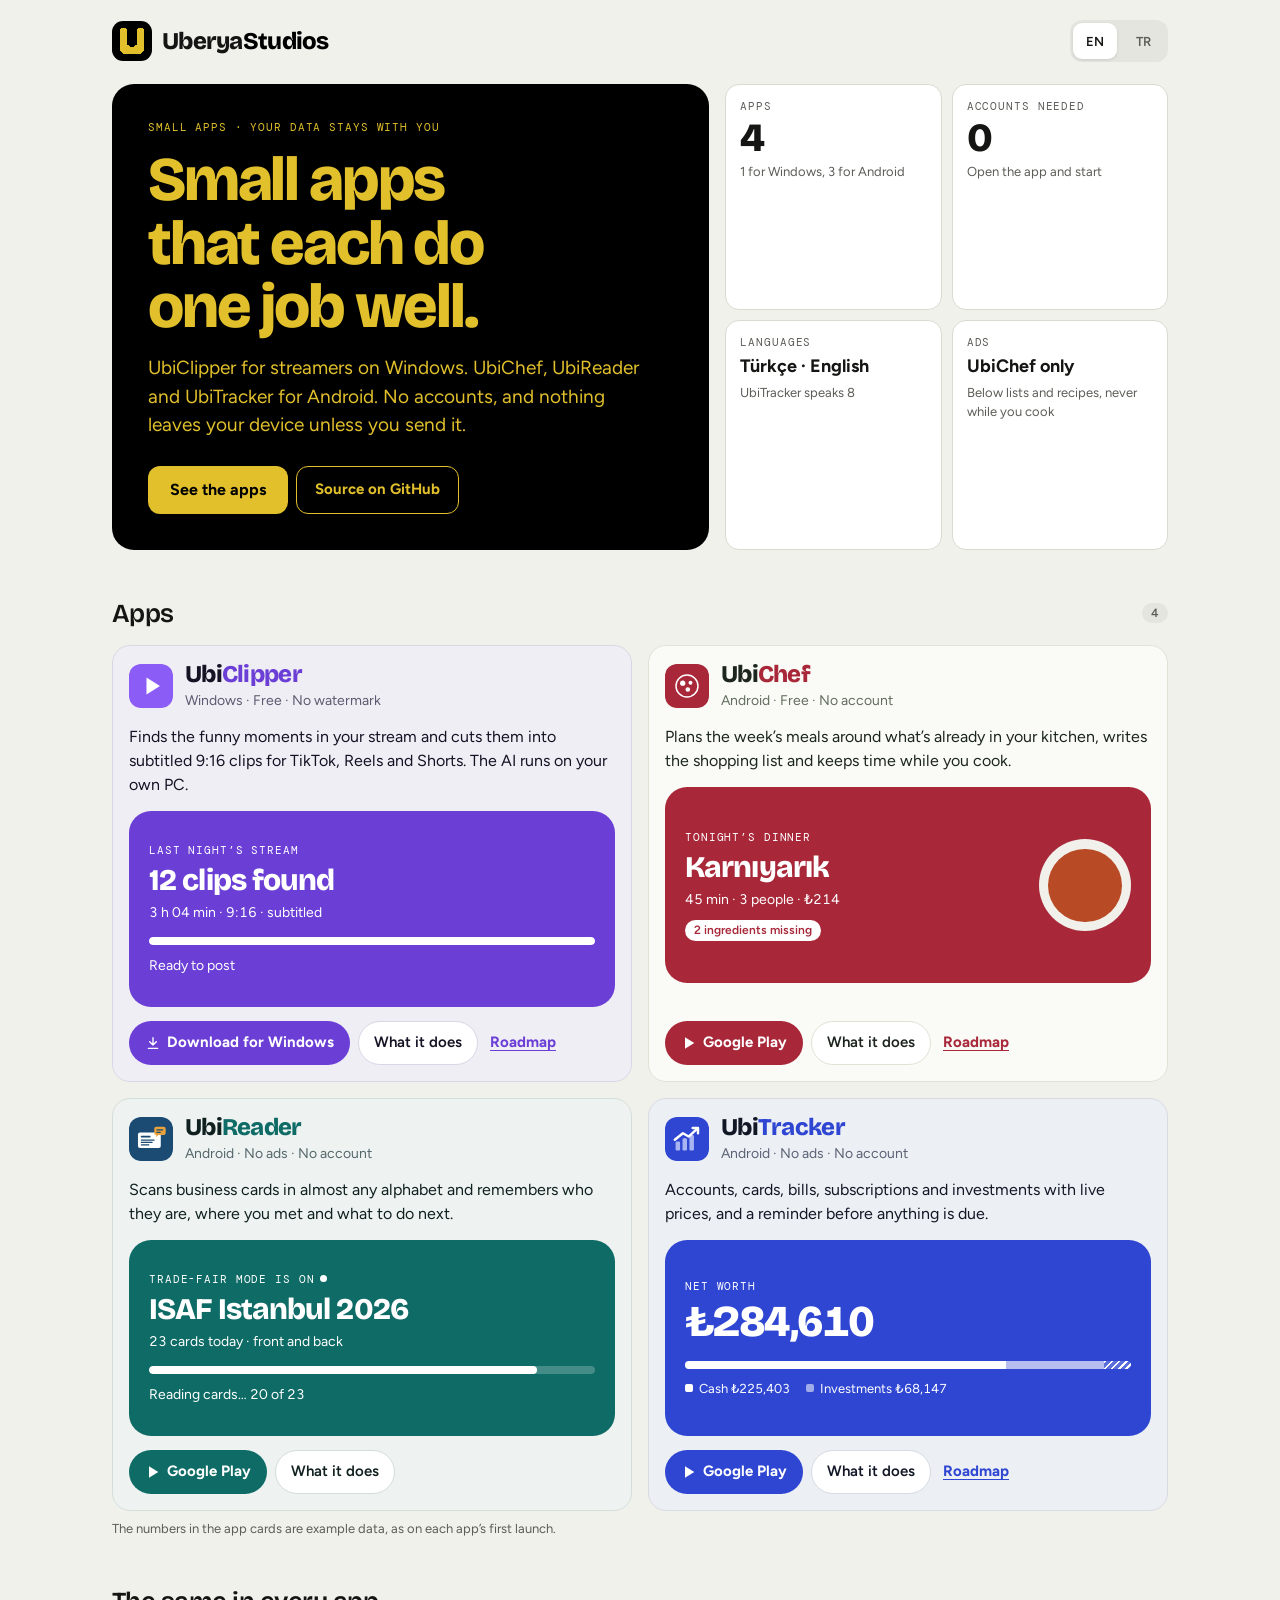
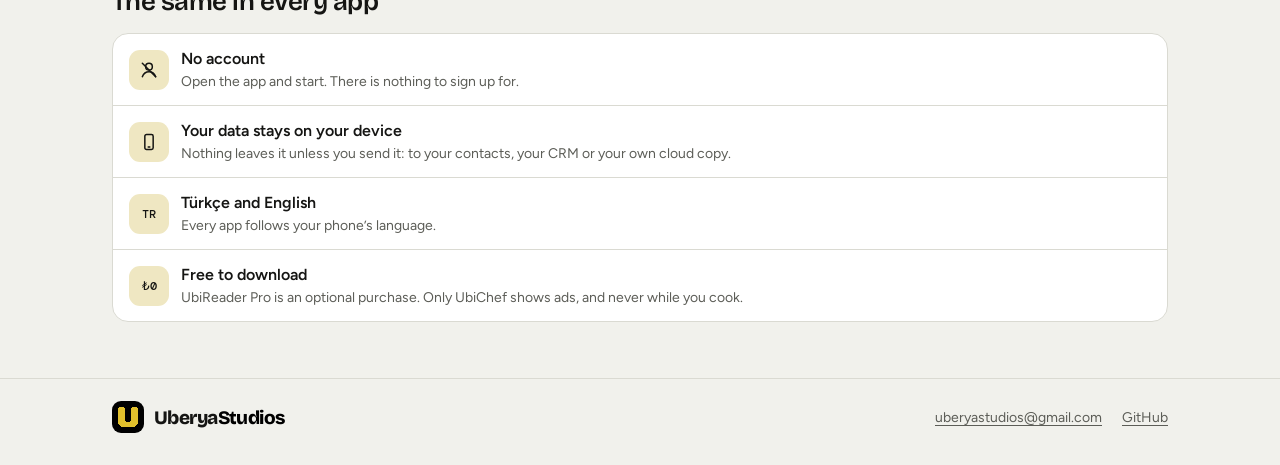
<file: index.html>
<!doctype html>
<html lang="en" data-lang="en">
<head>
<meta charset="utf-8">
<meta name="viewport" content="width=device-width, initial-scale=1">
<title>UberyaStudios: UbiClipper, UbiChef, UbiReader and UbiTracker</title>
<meta name="title-en" content="UberyaStudios: UbiClipper, UbiChef, UbiReader and UbiTracker">
<meta name="title-tr" content="UberyaStudios: UbiClipper, UbiChef, UbiReader ve UbiTracker">
<meta name="description" content="UbiClipper for streamers on Windows, and UbiChef, UbiReader and UbiTracker for Android. Small apps that each do one job well.">
<meta property="og:title" content="UberyaStudios">
<meta property="og:description" content="UbiClipper for streamers on Windows, and UbiChef, UbiReader and UbiTracker for Android. Small apps that each do one job well.">
<meta property="og:image" content="https://uberbora.github.io/assets/uberbora.png">
<meta name="theme-color" content="#F1F1EC" media="(prefers-color-scheme: light)">
<meta name="theme-color" content="#10100E" media="(prefers-color-scheme: dark)">
<link rel="icon" href="assets/uberbora.svg" type="image/svg+xml">
<link rel="apple-touch-icon" href="assets/uberbora.png">
<link rel="preconnect" href="https://fonts.googleapis.com">
<link rel="preconnect" href="https://fonts.gstatic.com" crossorigin>
<link rel="stylesheet" href="https://fonts.googleapis.com/css2?family=Bricolage+Grotesque:opsz,wght@12..96,600;12..96,800&amp;family=DM+Mono:wght@400;500&amp;family=Figtree:wght@400;500;600;700&amp;display=swap">
<link rel="stylesheet" href="assets/site.css">
<script src="assets/site.js"></script>
</head>
<body class="home">
<header class="on-sun">
  <div class="wrap topbar">
    <a class="brand" href="./"><span class="umark"><svg viewBox="5 6 22 23" shape-rendering="crispEdges" aria-hidden="true"><path fill="#E1C02C" d="M6 6h5v1h-5zM21 6h5v1h-5zM5 7h7v14h-7zM20 7h7v14h-7zM5 21h8v1h-8zM19 21h8v1h-8zM5 22h9v1h-9zM18 22h9v1h-9zM5 23h22v3h-22zM6 26h20v1h-20zM7 27h18v1h-18zM8 28h16v1h-16z"/></svg></span><span class="wordmark">Uberya<b>Studios</b></span></a>
    <div class="langswitch" role="group" aria-label="Language / Dil"><button type="button" data-set="en" aria-pressed="true">EN</button><button type="button" data-set="tr" aria-pressed="false">TR</button></div>
  </div>
</header>

<main class="ubi wrap">
  <div class="home-hero">
    <div class="hero">
      <div>
        <div class="eyebrow"><span lang="en">Small apps · Your data stays with you</span><span lang="tr">Küçük uygulamalar · Verin sende kalır</span></div>
        <h1 lang="en">Small apps that each do one job well.</h1><h1 lang="tr">Her biri tek bir işi iyi yapan küçük uygulamalar.</h1>
        <p class="lede" lang="en">UbiClipper for streamers on Windows. UbiChef, UbiReader and UbiTracker for Android. No accounts, and nothing leaves your device unless you send it.</p><p class="lede" lang="tr">Yayıncılar için Windows&#8217;ta UbiClipper. Android için UbiChef, UbiReader ve UbiTracker. Hesap yok; sen göndermedikçe hiçbir şey cihazından çıkmaz.</p>
      </div>
      <div class="acts"><a class="go" href="#apps"><span lang="en">See the apps</span><span lang="tr">Uygulamaları gör</span></a><a class="stop" href="https://github.com/uberbora"><span lang="en">Source on GitHub</span><span lang="tr">GitHub&#8217;da kaynak kod</span></a></div>
    </div>
    <div class="stats">
      <div class="stat"><div class="eyebrow"><span lang="en">Apps</span><span lang="tr">Uygulama</span></div><div class="v num">4</div><div class="s"><span lang="en">1 for Windows, 3 for Android</span><span lang="tr">1 Windows, 3 Android</span></div></div>
      <div class="stat"><div class="eyebrow"><span lang="en">Accounts needed</span><span lang="tr">Gereken hesap</span></div><div class="v num">0</div><div class="s"><span lang="en">Open the app and start</span><span lang="tr">Aç ve başla</span></div></div>
      <div class="stat"><div class="eyebrow"><span lang="en">Languages</span><span lang="tr">Diller</span></div><div class="v">Türkçe · English</div><div class="s"><span lang="en">UbiTracker speaks 8</span><span lang="tr">UbiTracker 8 dil konuşur</span></div></div>
      <div class="stat"><div class="eyebrow"><span lang="en">Ads</span><span lang="tr">Reklam</span></div><div class="v"><span lang="en">UbiChef only</span><span lang="tr">Yalnızca UbiChef</span></div><div class="s"><span lang="en">Below lists and recipes, never while you cook</span><span lang="tr">Liste ve tariflerin altında, pişirirken asla</span></div></div>
    </div>
  </div>

  <section class="apps" id="apps">
    <div class="sec-h"><h2><span lang="en">Apps</span><span lang="tr">Uygulamalar</span></h2><span class="pill flat">4</span></div>
    <div class="appgrid">
      <article class="appcard clipper" id="ubiclipper">
        <div class="appcard-head"><svg aria-hidden="true" viewBox="0 0 108 108"><rect width="108" height="108" rx="24" fill="#8B5CF6"/><path d="M43 33v42l33-21z" fill="#fff"/></svg><div><h3 class="wordmark">Ubi<b>Clipper</b></h3><div class="sub"><span lang="en">Windows · Free · No watermark</span><span lang="tr">Windows · Ücretsiz · Filigran yok</span></div></div></div>
        <p lang="en">Finds the funny moments in your stream and cuts them into subtitled 9:16 clips for TikTok, Reels and Shorts. The AI runs on your own PC.</p><p lang="tr">Yayınının komik anlarını bulur ve TikTok, Reels ve Shorts için altyazılı 9:16 kliplere çevirir. AI kendi bilgisayarında çalışır.</p>
        <div class="hero" aria-hidden="true">
          <div class="eyebrow"><span lang="en">Last night&#8217;s stream</span><span lang="tr">Dün akşamki yayın</span></div>
          <div class="hero-name"><span lang="en">12 clips found</span><span lang="tr">12 klip bulundu</span></div>
          <div class="hero-sub"><span lang="en">3 h 04 min · 9:16 · subtitled</span><span lang="tr">3 sa 04 dk · 9:16 · altyazılı</span></div>
          <div class="bar"><i style="width:100%"></i></div>
          <div class="hero-sub"><span lang="en">Ready to post</span><span lang="tr">Paylaşmaya hazır</span></div>
        </div>
        <div class="acts"><a class="primary" href="https://github.com/uberbora/UbiClipper/releases/latest" data-dl="setup"><svg viewBox="0 0 24 24" fill="none" stroke="currentColor" stroke-width="2" stroke-linecap="round" stroke-linejoin="round" aria-hidden="true"><path d="M12 4v11M7 10l5 5 5-5M5 20h14"/></svg><span lang="en">Download for Windows</span><span lang="tr">Windows için indir</span></a><a class="ghost" href="ubiclipper/"><span lang="en">What it does</span><span lang="tr">Neler yapar</span></a><a class="linkish" href="ubiclipper/roadmap/"><span lang="en">Roadmap</span><span lang="tr">Yol haritası</span></a></div>
      </article>
      <article class="appcard chef" id="ubichef">
        <div class="appcard-head"><svg viewBox="0 0 108 108" aria-hidden="true"><rect width="108" height="108" rx="24" fill="#a8283a"/><circle cx="54" cy="54" r="27" fill="none" stroke="#fff" stroke-width="3.6"/><circle cx="43.5" cy="47" r="6.4" fill="#fff"/><circle cx="62.5" cy="46" r="4.8" fill="#fff"/><circle cx="56" cy="62.5" r="5.6" fill="#fff"/></svg><div><h3 class="wordmark">Ubi<b>Chef</b></h3><div class="sub"><span lang="en">Android · Free · No account</span><span lang="tr">Android · Ücretsiz · Hesap yok</span></div></div></div>
        <p lang="en">Plans the week&#8217;s meals around what&#8217;s already in your kitchen, writes the shopping list and keeps time while you cook.</p><p lang="tr">Mutfağında olanlara göre haftanın yemeklerini planlar, alışveriş listesini yazar ve yemek yaparken süreyi tutar.</p>
        <div class="hero" aria-hidden="true">
          <div class="hero-row"><div style="flex:1;min-width:0">
            <div class="eyebrow"><span lang="en">Tonight&#8217;s dinner</span><span lang="tr">Bu akşamın yemeği</span></div>
            <div class="hero-name">Karnıyarık</div>
            <div class="hero-sub"><span lang="en">45 min · 3 people · ₺214</span><span lang="tr">45 dk · 3 kişi · ₺214</span></div>
            <span class="pill inv"><span lang="en">2 ingredients missing</span><span lang="tr">2 malzeme eksik</span></span>
          </div><div class="dish"><i style="background:#B84B25"></i></div></div>
        </div>
        <div class="acts"><a class="primary" href="https://play.google.com/store/apps/details?id=com.uberbora.ubichef"><svg viewBox="0 0 24 24" fill="currentColor" aria-hidden="true"><path d="M6 3.5v17l14-8.5z"/></svg>Google Play</a><a class="ghost" href="ubichef/"><span lang="en">What it does</span><span lang="tr">Neler yapar</span></a><a class="linkish" href="ubichef/roadmap/"><span lang="en">Roadmap</span><span lang="tr">Yol haritası</span></a></div>
      </article>
      <article class="appcard reader" id="ubireader">
        <div class="appcard-head"><svg viewBox="0 0 108 108" aria-hidden="true"><rect width="108" height="108" rx="24" fill="#1b4b73"/><rect x="22" y="38" width="56" height="38" rx="5" fill="#fff"/><rect x="29" y="46" width="24" height="4.5" rx="1.2" fill="#1b4b73"/><rect x="29" y="55" width="34" height="3" rx="1" fill="#1b4b73"/><rect x="29" y="61" width="29" height="3" rx="1" fill="#1b4b73"/><rect x="29" y="67" width="21" height="3" rx="1" fill="#1b4b73"/><rect x="62" y="24" width="28" height="20" rx="5" fill="#e9a23b"/><path d="M68 42h7l-9 8z" fill="#e9a23b"/><rect x="67" y="30" width="17" height="3" rx="1" fill="#1b4b73"/><rect x="67" y="36" width="11" height="3" rx="1" fill="#1b4b73"/></svg><div><h3 class="wordmark">Ubi<b>Reader</b></h3><div class="sub"><span lang="en">Android · No ads · No account</span><span lang="tr">Android · Reklam yok · Hesap yok</span></div></div></div>
        <p lang="en">Scans business cards in almost any alphabet and remembers who they are, where you met and what to do next.</p><p lang="tr">Kartvizitleri neredeyse her alfabede tarar; kim olduğunu, nerede tanıştığınızı ve sırada ne olduğunu hatırlar.</p>
        <div class="hero" aria-hidden="true">
          <div class="eyebrow"><span lang="en">Trade-fair mode is on</span><span lang="tr">Fuar modu açık</span><span class="live"></span></div>
          <div class="hero-name"><span lang="en">ISAF Istanbul 2026</span><span lang="tr">ISAF İstanbul 2026</span></div>
          <div class="hero-sub"><span lang="en">23 cards today · front and back</span><span lang="tr">Bugün 23 kart · ön ve arka</span></div>
          <div class="bar"><i style="width:87%"></i></div>
          <div class="hero-sub"><span lang="en">Reading cards… 20 of 23</span><span lang="tr">Kartlar okunuyor… 23 kartın 20&#8217;si</span></div>
        </div>
        <div class="acts"><a class="primary" href="https://play.google.com/store/apps/details?id=com.uberbora.ubireader"><svg viewBox="0 0 24 24" fill="currentColor" aria-hidden="true"><path d="M6 3.5v17l14-8.5z"/></svg>Google Play</a><a class="ghost" href="ubireader/"><span lang="en">What it does</span><span lang="tr">Neler yapar</span></a></div>
      </article>
      <article class="appcard tracker" id="ubitracker">
        <div class="appcard-head"><svg viewBox="0 0 108 108" aria-hidden="true"><rect width="108" height="108" rx="24" fill="#2E46D1"/><rect x="26" y="60" width="11" height="22" rx="3" fill="#A9B5F2"/><rect x="43" y="52" width="11" height="30" rx="3" fill="#A9B5F2"/><rect x="60" y="44" width="11" height="38" rx="3" fill="#A9B5F2"/><path d="M24 56 L44 40 L58 48 L80 28" fill="none" stroke="#fff" stroke-width="6" stroke-linecap="round" stroke-linejoin="round"/><path d="M68 27 L81 27 L81 40" fill="none" stroke="#fff" stroke-width="6" stroke-linecap="round" stroke-linejoin="round"/></svg><div><h3 class="wordmark">Ubi<b>Tracker</b></h3><div class="sub"><span lang="en">Android · No ads · No account</span><span lang="tr">Android · Reklam yok · Hesap yok</span></div></div></div>
        <p lang="en">Accounts, cards, bills, subscriptions and investments with live prices, and a reminder before anything is due.</p><p lang="tr">Hesaplar, kartlar, faturalar, abonelikler ve canlı fiyatlarla yatırımlar; vadesi gelen her şey için önceden hatırlatma.</p>
        <div class="hero" aria-hidden="true">
          <div class="eyebrow"><span lang="en">Net worth</span><span lang="tr">Net varlık</span></div>
          <div class="big"><span lang="en">₺284,610</span><span lang="tr">₺284.610</span></div>
          <div class="split"><i style="width:72%"></i><i style="width:22%"></i><i class="debt" style="width:6%"></i></div>
          <div class="legend"><span><span lang="en">Cash ₺225,403</span><span lang="tr">Nakit ₺225.403</span></span><span><span lang="en">Investments ₺68,147</span><span lang="tr">Yatırımlar ₺68.147</span></span></div>
        </div>
        <div class="acts"><a class="primary" href="https://play.google.com/store/apps/details?id=com.uberbora.ubitracker"><svg viewBox="0 0 24 24" fill="currentColor" aria-hidden="true"><path d="M6 3.5v17l14-8.5z"/></svg>Google Play</a><a class="ghost" href="ubitracker/"><span lang="en">What it does</span><span lang="tr">Neler yapar</span></a><a class="linkish" href="ubitracker/roadmap/"><span lang="en">Roadmap</span><span lang="tr">Yol haritası</span></a></div>
      </article>
    </div>
    <p class="hint" lang="en">The numbers in the app cards are example data, as on each app&#8217;s first launch.</p><p class="hint" lang="tr">Kartlardaki rakamlar örnek veridir, uygulamaların ilk açılışındaki gibi.</p>
  </section>

  <section class="promises">
    <div class="sec-h"><h2><span lang="en">The same in every app</span><span lang="tr">Her uygulamada aynı</span></h2></div>
    <div class="list">
        <div class="row"><span class="tag"><svg viewBox="0 0 24 24" fill="none" stroke="currentColor" stroke-width="1.8" stroke-linecap="round" stroke-linejoin="round" aria-hidden="true"><circle cx="12" cy="8" r="4"/><path d="M4 20c1.5-4 4.5-6 8-6s6.5 2 8 6"/><path d="M4 4l16 16"/></svg></span><div><div class="t1"><span lang="en">No account</span><span lang="tr">Hesap yok</span></div><div class="t2"><span lang="en">Open the app and start. There is nothing to sign up for.</span><span lang="tr">Uygulamayı aç ve başla. Üye olacağın bir şey yok.</span></div></div></div>
        <div class="row"><span class="tag"><svg viewBox="0 0 24 24" fill="none" stroke="currentColor" stroke-width="1.8" stroke-linecap="round" stroke-linejoin="round" aria-hidden="true"><rect x="7" y="3" width="10" height="18" rx="2"/><path d="M11 18h2"/></svg></span><div><div class="t1"><span lang="en">Your data stays on your device</span><span lang="tr">Verin cihazında kalır</span></div><div class="t2"><span lang="en">Nothing leaves it unless you send it: to your contacts, your CRM or your own cloud copy.</span><span lang="tr">Sen göndermedikçe hiçbir şey bir yere gitmez: rehberine, CRM&#8217;ine ya da kendi bulut kopyana.</span></div></div></div>
        <div class="row"><span class="tag">TR</span><div><div class="t1"><span lang="en">Türkçe and English</span><span lang="tr">Türkçe ve İngilizce</span></div><div class="t2"><span lang="en">Every app follows your phone&#8217;s language.</span><span lang="tr">Her uygulama telefonunun diline uyar.</span></div></div></div>
        <div class="row"><span class="tag">₺0</span><div><div class="t1"><span lang="en">Free to download</span><span lang="tr">Ücretsiz indir</span></div><div class="t2"><span lang="en">UbiReader Pro is an optional purchase. Only UbiChef shows ads, and never while you cook.</span><span lang="tr">UbiReader Pro isteğe bağlı bir satın alma. Yalnızca UbiChef reklam gösterir, o da pişirirken asla.</span></div></div></div>
    </div>
  </section>
</main>

<footer class="site">
  <div class="wrap row">
    <a class="brand" href="./"><span class="umark"><svg viewBox="5 6 22 23" shape-rendering="crispEdges" aria-hidden="true"><path fill="#E1C02C" d="M6 6h5v1h-5zM21 6h5v1h-5zM5 7h7v14h-7zM20 7h7v14h-7zM5 21h8v1h-8zM19 21h8v1h-8zM5 22h9v1h-9zM18 22h9v1h-9zM5 23h22v3h-22zM6 26h20v1h-20zM7 27h18v1h-18zM8 28h16v1h-16z"/></svg></span><span class="wordmark">Uberya<b>Studios</b></span></a>
    <nav aria-label="Footer">
      <a href="mailto:uberyastudios@gmail.com">uberyastudios@gmail.com</a>
      <a href="https://github.com/uberbora">GitHub</a>
    </nav>
  </div>
</footer>
</body>
</html>
</file>
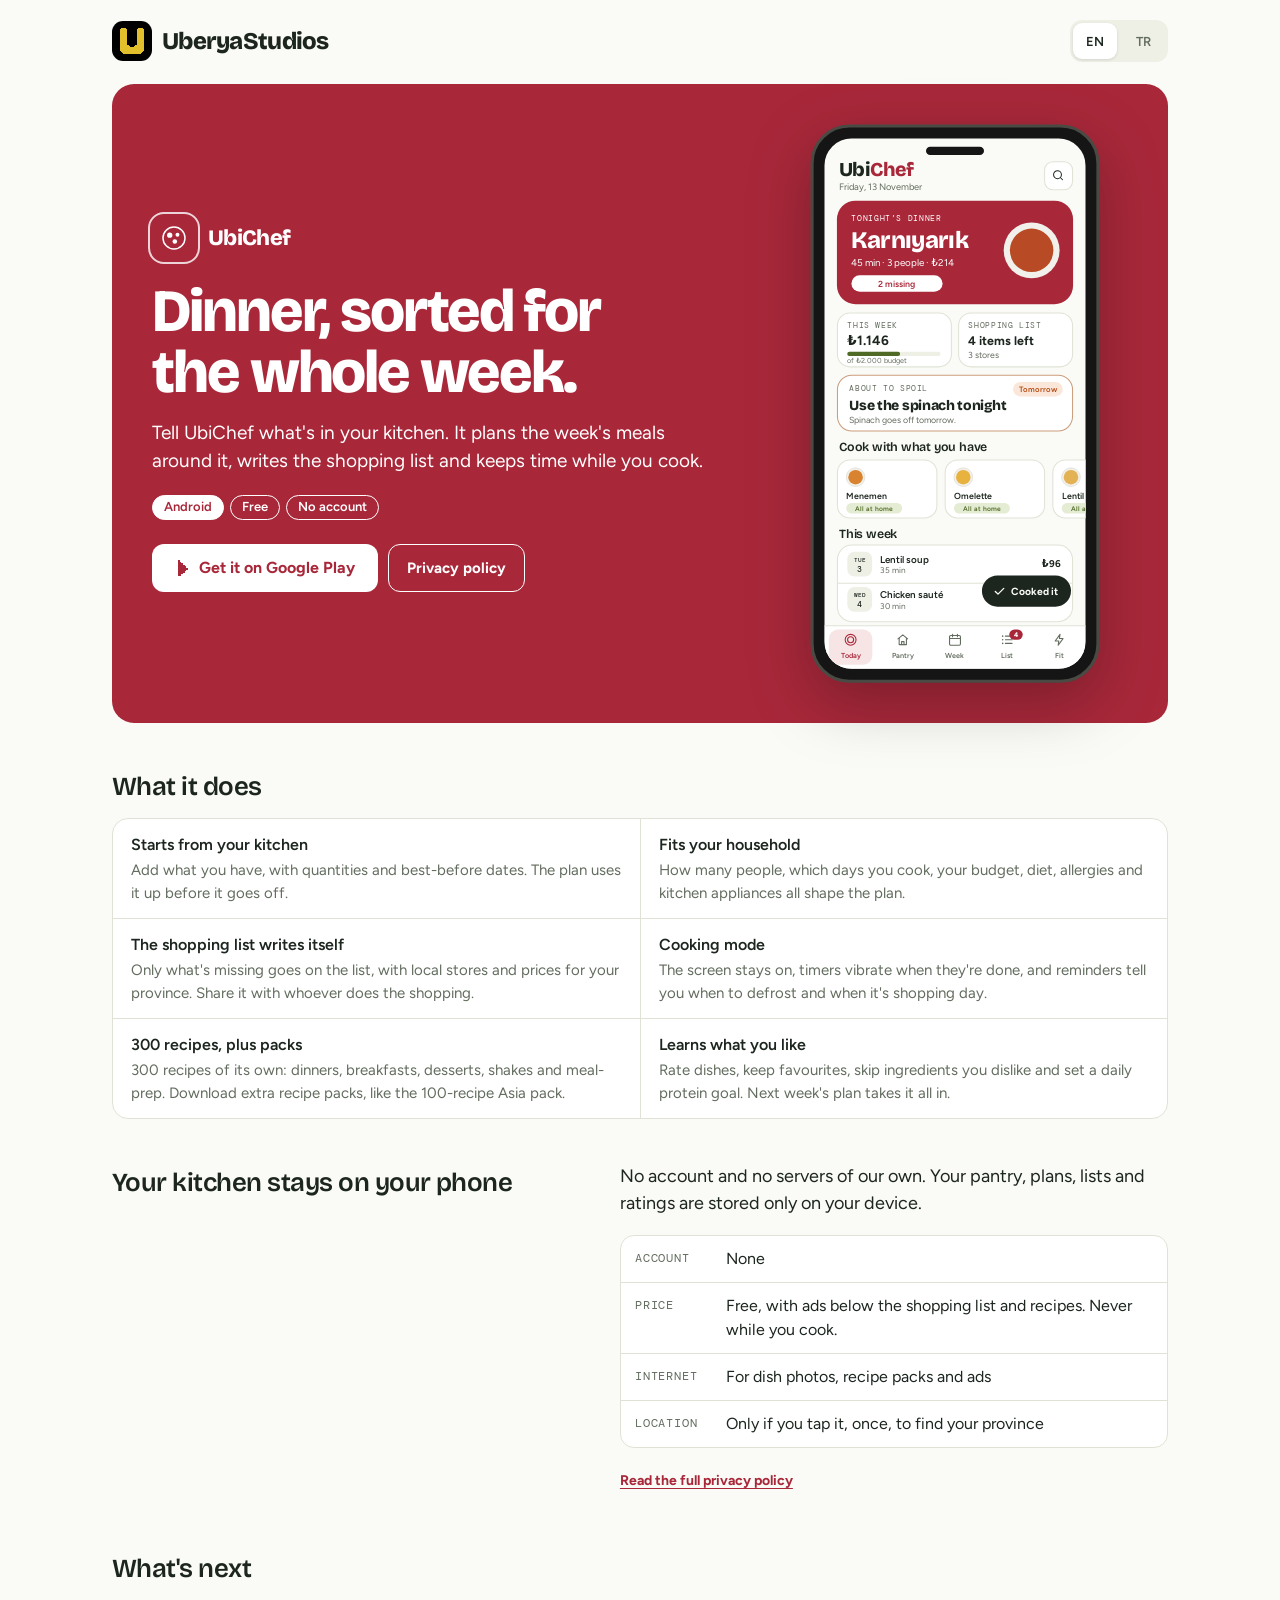
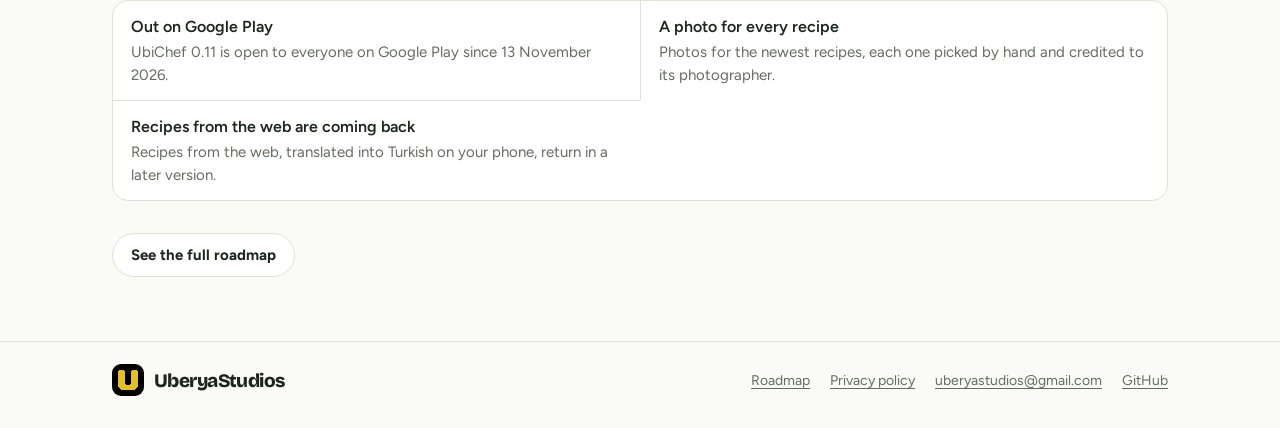
<file: ubichef/index.html>
<!doctype html>
<html lang="en" data-lang="en">
<head>
<meta charset="utf-8">
<meta name="viewport" content="width=device-width, initial-scale=1">
<title>UbiChef: your week of meals, planned</title>
<meta name="title-en" content="UbiChef: your week of meals, planned">
<meta name="title-tr" content="UbiChef: haftalık yemeklerin, planlanmış">
<meta name="description" content="Free Android app. UbiChef plans your week of meals around what is already in your kitchen and writes the shopping list for you.">
<meta property="og:title" content="UbiChef">
<meta property="og:description" content="Free Android app. UbiChef plans your week of meals around what is already in your kitchen and writes the shopping list for you.">
<meta property="og:image" content="https://uberbora.github.io/assets/uberbora.png">
<link rel="icon" href="../assets/uberbora.svg" type="image/svg+xml">
<link rel="apple-touch-icon" href="../assets/uberbora.png">
<link rel="preconnect" href="https://fonts.googleapis.com">
<link rel="preconnect" href="https://fonts.gstatic.com" crossorigin>
<link rel="stylesheet" href="https://fonts.googleapis.com/css2?family=Bricolage+Grotesque:opsz,wght@12..96,600;12..96,800&amp;family=DM+Mono:wght@400;500&amp;family=Figtree:wght@400;500;600;700&amp;display=swap">
<link rel="stylesheet" href="../assets/site.css">
<script src="../assets/site.js"></script>
</head>
<body class="app-ubichef app-page">

<header class="on-sun">
  <div class="wrap topbar">
    <a class="brand" href="../"><span class="umark"><svg viewBox="5 6 22 23" shape-rendering="crispEdges" aria-hidden="true"><path fill="#E1C02C" d="M6 6h5v1h-5zM21 6h5v1h-5zM5 7h7v14h-7zM20 7h7v14h-7zM5 21h8v1h-8zM19 21h8v1h-8zM5 22h9v1h-9zM18 22h9v1h-9zM5 23h22v3h-22zM6 26h20v1h-20zM7 27h18v1h-18zM8 28h16v1h-16z"/></svg></span><span class="wordmark">Uberya<b>Studios</b></span></a>
    <div class="langswitch" role="group" aria-label="Language / Dil"><button type="button" data-set="en" aria-pressed="true">EN</button><button type="button" data-set="tr" aria-pressed="false">TR</button></div>
  </div>
</header>

<main>
  <section class="hero-app on-dark">
    <div class="wrap hero-split">
      <div>
        <div class="appname"><svg viewBox="0 0 108 108" aria-hidden="true"><rect width="108" height="108" rx="24" fill="#a8283a"/><circle cx="54" cy="54" r="27" fill="none" stroke="#fff" stroke-width="3.6"/><circle cx="43.5" cy="47" r="6.4" fill="#fff"/><circle cx="62.5" cy="46" r="4.8" fill="#fff"/><circle cx="56" cy="62.5" r="5.6" fill="#fff"/></svg><span>UbiChef</span></div>
        <h1 lang="en">Dinner, sorted for the whole week.</h1><h1 lang="tr">Haftanın yemekleri, dert olmaktan çıktı.</h1>
        <p class="lede muted" lang="en">Tell UbiChef what's in your kitchen. It plans the week's meals around it, writes the shopping list and keeps time while you cook.</p><p class="lede muted" lang="tr">UbiChef'e mutfağında ne olduğunu söyle. Haftanın yemeklerini ona göre planlar, alışveriş listesini yazar ve yemek yaparken süreyi tutar.</p>
        <ul class="tags" aria-label="Platform"><li>Android</li><li><span lang="en">Free</span><span lang="tr">Ücretsiz</span></li><li><span lang="en">No account</span><span lang="tr">Hesap yok</span></li></ul>
        <div class="btnrow">
          <a class="btn sun px" href="https://play.google.com/store/apps/details?id=com.uberbora.ubichef"><svg viewBox="0 0 10 10" shape-rendering="crispEdges" aria-hidden="true"><path d="M2 0h1v1h1v1h1v1h1v1h1v1h1v1H7v1H6v1H5v1H4v1H3v1H2z" fill="currentColor"/></svg><span lang="en">Get it on Google Play</span><span lang="tr">Google Play&#39;den indir</span></a>
          <a class="btn quiet" href="privacy/"><span lang="en">Privacy policy</span><span lang="tr">Gizlilik politikası</span></a>
        </div>
      </div>
      <figure aria-hidden="true"><svg viewBox="0 0 280 540" xmlns="http://www.w3.org/2000/svg"><defs><clipPath id="uc-scr"><rect x="14" y="14" width="252" height="512" rx="26"/></clipPath></defs><rect x="2" y="2" width="276" height="536" rx="36" fill="#151515" stroke="#4A4A45" stroke-width="3"/><rect x="14" y="14" width="252" height="512" rx="26" fill="#FAFBF6"/><g clip-path="url(#uc-scr)"><text x="28" y="50" font-family="'Bricolage Grotesque','Figtree',sans-serif" font-size="19" font-weight="800" fill="#1C251E" text-anchor="start" letter-spacing="-0.5">Ubi<tspan fill="#A8283A">Chef</tspan></text><text x="28" y="64" font-family="'Figtree',system-ui,sans-serif" font-size="9" font-weight="400" fill="#636D5F" text-anchor="start"><tspan lang="en">Friday, 13 November</tspan><tspan lang="tr">Cuma, 13 Kasım</tspan></text><rect x="226.5" y="36.5" width="27" height="27" rx="8" fill="#FFFFFF" stroke="#DFE3D5"/><g transform="translate(233 43) scale(0.5416666666666666)" fill="none" stroke="#1C251E" stroke-width="1.8" stroke-linecap="round" stroke-linejoin="round"><circle cx="11" cy="11" r="7"/><path d="M20 20l-4-4"/></g><rect x="26" y="74" width="228" height="100" rx="18" fill="#A8283A"/><text x="40" y="94" font-family="'DM Mono',ui-monospace,monospace" font-size="7.5" font-weight="400" fill="#FFFFFF" text-anchor="start" letter-spacing="0.6"><tspan lang="en">TONIGHT&#8217;S DINNER</tspan><tspan lang="tr">BU AKŞAMIN YEMEĞİ</tspan></text><text x="40" y="120" font-family="'Bricolage Grotesque','Figtree',sans-serif" font-size="23" font-weight="800" fill="#FFFFFF" text-anchor="start" letter-spacing="-0.6">Karnıyarık</text><text x="40" y="137" font-family="'Figtree',system-ui,sans-serif" font-size="9.5" font-weight="400" fill="#FFFFFF" text-anchor="start"><tspan lang="en">45 min · 3 people · ₺214</tspan><tspan lang="tr">45 dk · 3 kişi · ₺214</tspan></text><rect x="40" y="146" width="88" height="16" rx="8" fill="#FFFFFF"/><text x="84" y="157.5" font-family="'Figtree',system-ui,sans-serif" font-size="8.5" font-weight="600" fill="#A8283A" text-anchor="middle"><tspan lang="en">2 missing</tspan><tspan lang="tr">2 malzeme eksik</tspan></text><circle cx="214" cy="122" r="27" fill="#F1F0EA"/><circle cx="214" cy="122" r="21" fill="#B84B25"/><rect x="26.5" y="182.5" width="110" height="52" rx="12" fill="#FFFFFF" stroke="#DFE3D5"/><rect x="143.5" y="182.5" width="110" height="52" rx="12" fill="#FFFFFF" stroke="#DFE3D5"/><text x="36" y="197" font-family="'DM Mono',ui-monospace,monospace" font-size="7.5" font-weight="400" fill="#636D5F" text-anchor="start" letter-spacing="0.6"><tspan lang="en">THIS WEEK</tspan><tspan lang="tr">BU HAFTA</tspan></text><text x="36" y="213" font-family="'Figtree',system-ui,sans-serif" font-size="13" font-weight="700" fill="#1C251E" text-anchor="start">₺1.146</text><rect x="36" y="220" width="90" height="4" rx="2" fill="#EEF0E6"/><rect x="36" y="220" width="51" height="4" rx="2" fill="#4F6A24"/><text x="36" y="230.5" font-family="'Figtree',system-ui,sans-serif" font-size="7" font-weight="400" fill="#636D5F" text-anchor="start"><tspan lang="en">of ₺2.000 budget</tspan><tspan lang="tr">₺2.000 bütçenin</tspan></text><text x="153" y="197" font-family="'DM Mono',ui-monospace,monospace" font-size="7.5" font-weight="400" fill="#636D5F" text-anchor="start" letter-spacing="0.6"><tspan lang="en">SHOPPING LIST</tspan><tspan lang="tr">ALIŞVERİŞ</tspan></text><text x="153" y="213" font-family="'Figtree',system-ui,sans-serif" font-size="12" font-weight="700" fill="#1C251E" text-anchor="start"><tspan lang="en">4 items left</tspan><tspan lang="tr">4 ürün kaldı</tspan></text><text x="153" y="226" font-family="'Figtree',system-ui,sans-serif" font-size="8.5" font-weight="400" fill="#636D5F" text-anchor="start"><tspan lang="en">3 stores</tspan><tspan lang="tr">3 market</tspan></text><rect x="26.5" y="242.5" width="227" height="54" rx="14" fill="#FFFFFF" stroke="#CB9D7C"/><text x="38" y="258" font-family="'DM Mono',ui-monospace,monospace" font-size="7.5" font-weight="400" fill="#636D5F" text-anchor="start" letter-spacing="0.6"><tspan lang="en">ABOUT TO SPOIL</tspan><tspan lang="tr">BOZULMAK ÜZERE</tspan></text><rect x="196" y="249" width="48" height="14" rx="7" fill="#FBE7D9"/><text x="220" y="259" font-family="'Figtree',system-ui,sans-serif" font-size="7.5" font-weight="600" fill="#B2470F" text-anchor="middle"><tspan lang="en">Tomorrow</tspan><tspan lang="tr">Yarın</tspan></text><text x="38" y="276" font-family="'Bricolage Grotesque','Figtree',sans-serif" font-size="13.5" font-weight="800" fill="#1C251E" text-anchor="start" letter-spacing="-0.3"><tspan lang="en">Use the spinach tonight</tspan><tspan lang="tr">Ispanağı bu akşam kullan</tspan></text><text x="38" y="289" font-family="'Figtree',system-ui,sans-serif" font-size="8.5" font-weight="400" fill="#636D5F" text-anchor="start"><tspan lang="en">Spinach goes off tomorrow.</tspan><tspan lang="tr">Ispanak yarın bozulur.</tspan></text><text x="28" y="316" font-family="'Bricolage Grotesque','Figtree',sans-serif" font-size="12" font-weight="600" fill="#1C251E" text-anchor="start" letter-spacing="-0.2"><tspan lang="en">Cook with what you have</tspan><tspan lang="tr">Evdekilerle hemen</tspan></text><rect x="26.5" y="324.5" width="96" height="56" rx="12" fill="#FFFFFF" stroke="#DFE3D5"/><circle cx="44" cy="341" r="9" fill="#F1F0EA" stroke="#E2E0D6" stroke-width=".8"/><circle cx="44" cy="341" r="7" fill="#D9822F"/><text x="35" y="362" font-family="'Figtree',system-ui,sans-serif" font-size="8.5" font-weight="600" fill="#1C251E" text-anchor="start"><tspan lang="en">Menemen</tspan><tspan lang="tr">Menemen</tspan></text><rect x="35" y="366" width="54" height="10" rx="5" fill="#E5ECD4"/><text x="62" y="373.5" font-family="'Figtree',system-ui,sans-serif" font-size="6.5" font-weight="600" fill="#4F6A24" text-anchor="middle"><tspan lang="en">All at home</tspan><tspan lang="tr">Hepsi evde</tspan></text><rect x="130.5" y="324.5" width="96" height="56" rx="12" fill="#FFFFFF" stroke="#DFE3D5"/><circle cx="148" cy="341" r="9" fill="#F1F0EA" stroke="#E2E0D6" stroke-width=".8"/><circle cx="148" cy="341" r="7" fill="#E8B23F"/><text x="139" y="362" font-family="'Figtree',system-ui,sans-serif" font-size="8.5" font-weight="600" fill="#1C251E" text-anchor="start"><tspan lang="en">Omelette</tspan><tspan lang="tr">Omlet</tspan></text><rect x="139" y="366" width="54" height="10" rx="5" fill="#E5ECD4"/><text x="166" y="373.5" font-family="'Figtree',system-ui,sans-serif" font-size="6.5" font-weight="600" fill="#4F6A24" text-anchor="middle"><tspan lang="en">All at home</tspan><tspan lang="tr">Hepsi evde</tspan></text><rect x="234.5" y="324.5" width="96" height="56" rx="12" fill="#FFFFFF" stroke="#DFE3D5"/><circle cx="252" cy="341" r="9" fill="#F1F0EA" stroke="#E2E0D6" stroke-width=".8"/><circle cx="252" cy="341" r="7" fill="#E2B254"/><text x="243" y="362" font-family="'Figtree',system-ui,sans-serif" font-size="8.5" font-weight="600" fill="#1C251E" text-anchor="start"><tspan lang="en">Lentil soup</tspan><tspan lang="tr">Mercimek</tspan></text><rect x="243" y="366" width="54" height="10" rx="5" fill="#E5ECD4"/><text x="270" y="373.5" font-family="'Figtree',system-ui,sans-serif" font-size="6.5" font-weight="600" fill="#4F6A24" text-anchor="middle"><tspan lang="en">All at home</tspan><tspan lang="tr">Hepsi evde</tspan></text><text x="28" y="400" font-family="'Bricolage Grotesque','Figtree',sans-serif" font-size="12" font-weight="600" fill="#1C251E" text-anchor="start" letter-spacing="-0.2"><tspan lang="en">This week</tspan><tspan lang="tr">Bu hafta</tspan></text><rect x="26.5" y="406.5" width="227" height="74" rx="14" fill="#FFFFFF" stroke="#DFE3D5"/><rect x="36" y="413" width="24" height="24" rx="7" fill="#EEF0E6"/><text x="48" y="423" font-family="'DM Mono',ui-monospace,monospace" font-size="6" font-weight="500" fill="#1C251E" text-anchor="middle"><tspan lang="en">TUE</tspan><tspan lang="tr">SAL</tspan></text><text x="48" y="432.5" font-family="'DM Mono',ui-monospace,monospace" font-size="8" font-weight="500" fill="#1C251E" text-anchor="middle">3</text><text x="68" y="424" font-family="'Figtree',system-ui,sans-serif" font-size="9.5" font-weight="600" fill="#1C251E" text-anchor="start"><tspan lang="en">Lentil soup</tspan><tspan lang="tr">Mercimek çorbası</tspan></text><text x="68" y="434" font-family="'Figtree',system-ui,sans-serif" font-size="8" font-weight="400" fill="#636D5F" text-anchor="start"><tspan lang="en">35 min</tspan><tspan lang="tr">35 dk</tspan></text><text x="242" y="428" font-family="'Figtree',system-ui,sans-serif" font-size="9.5" font-weight="700" fill="#1C251E" text-anchor="end">₺96</text><line x1="27" y1="443.5" x2="253" y2="443.5" stroke="#DFE3D5"/><rect x="36" y="447" width="24" height="24" rx="7" fill="#EEF0E6"/><text x="48" y="457" font-family="'DM Mono',ui-monospace,monospace" font-size="6" font-weight="500" fill="#1C251E" text-anchor="middle"><tspan lang="en">WED</tspan><tspan lang="tr">ÇAR</tspan></text><text x="48" y="466.5" font-family="'DM Mono',ui-monospace,monospace" font-size="8" font-weight="500" fill="#1C251E" text-anchor="middle">4</text><text x="68" y="458" font-family="'Figtree',system-ui,sans-serif" font-size="9.5" font-weight="600" fill="#1C251E" text-anchor="start"><tspan lang="en">Chicken sauté</tspan><tspan lang="tr">Tavuk sote</tspan></text><text x="68" y="468" font-family="'Figtree',system-ui,sans-serif" font-size="8" font-weight="400" fill="#636D5F" text-anchor="start"><tspan lang="en">30 min</tspan><tspan lang="tr">30 dk</tspan></text><text x="242" y="462" font-family="'Figtree',system-ui,sans-serif" font-size="9.5" font-weight="700" fill="#1C251E" text-anchor="end">₺188</text><rect x="166" y="436" width="86" height="30" rx="15" fill="#1C251E"/><g transform="translate(176 444) scale(0.5833333333333334)" fill="none" stroke="#FAFBF6" stroke-width="2.2" stroke-linecap="round" stroke-linejoin="round"><path d="M5 12.5l4.5 4.5L19 7.5"/></g><text x="194" y="455" font-family="'Figtree',system-ui,sans-serif" font-size="10" font-weight="700" fill="#FAFBF6" text-anchor="start"><tspan lang="en">Cooked it</tspan><tspan lang="tr">Pişirdim</tspan></text><rect x="14" y="484" width="252" height="42" fill="#FFFFFF"/><line x1="14" y1="484.5" x2="266" y2="484.5" stroke="#DFE3D5"/><rect x="18.2" y="488" width="42" height="34" rx="9" fill="#F7E4E5"/><g transform="translate(32.2 491) scale(0.5833333333333334)" fill="none" stroke="#A8283A" stroke-width="1.8" stroke-linecap="round" stroke-linejoin="round"><circle cx="12" cy="12" r="9"/><circle cx="12" cy="12" r="5"/></g><text x="39.2" y="516" font-family="'Figtree',system-ui,sans-serif" font-size="7" font-weight="600" fill="#A8283A" text-anchor="middle"><tspan lang="en">Today</tspan><tspan lang="tr">Bugün</tspan></text><g transform="translate(82.60000000000001 491) scale(0.5833333333333334)" fill="none" stroke="#636D5F" stroke-width="1.8" stroke-linecap="round" stroke-linejoin="round"><path d="M4 10.5L12 4l8 6.5"/><path d="M6 9.5V20h12V9.5"/><path d="M10 20v-5h4v5"/></g><text x="89.6" y="516" font-family="'Figtree',system-ui,sans-serif" font-size="7" font-weight="600" fill="#636D5F" text-anchor="middle"><tspan lang="en">Pantry</tspan><tspan lang="tr">Evim</tspan></text><g transform="translate(133.0 491) scale(0.5833333333333334)" fill="none" stroke="#636D5F" stroke-width="1.8" stroke-linecap="round" stroke-linejoin="round"><rect x="3" y="5" width="18" height="16" rx="2"/><path d="M3 10h18M8 3v4M16 3v4"/></g><text x="140.0" y="516" font-family="'Figtree',system-ui,sans-serif" font-size="7" font-weight="600" fill="#636D5F" text-anchor="middle"><tspan lang="en">Week</tspan><tspan lang="tr">Haftalık</tspan></text><g transform="translate(183.39999999999998 491) scale(0.5833333333333334)" fill="none" stroke="#636D5F" stroke-width="1.8" stroke-linecap="round" stroke-linejoin="round"><path d="M9 6h11M9 12h11M9 18h11"/><path d="M4.5 6h.01M4.5 12h.01M4.5 18h.01" stroke-width="2.6"/></g><text x="190.4" y="516" font-family="'Figtree',system-ui,sans-serif" font-size="7" font-weight="600" fill="#636D5F" text-anchor="middle"><tspan lang="en">List</tspan><tspan lang="tr">Liste</tspan></text><g transform="translate(233.79999999999998 491) scale(0.5833333333333334)" fill="none" stroke="#636D5F" stroke-width="1.8" stroke-linecap="round" stroke-linejoin="round"><path d="M13 3L5 14h6l-1 7 8-11h-6l1-7z"/></g><text x="240.8" y="516" font-family="'Figtree',system-ui,sans-serif" font-size="7" font-weight="600" fill="#636D5F" text-anchor="middle">Fit</text><rect x="192.4" y="488" width="13" height="10" rx="5" fill="#A8283A"/><text x="198.9" y="495.5" font-family="'Figtree',system-ui,sans-serif" font-size="6.5" font-weight="800" fill="#FFFFFF" text-anchor="middle">4</text></g><rect x="112" y="22" width="56" height="8" rx="4" fill="#151515"/></svg></figure>
    </div>
  </section>

  <section class="section">
    <div class="wrap">
      <h2><span lang="en">What it does</span><span lang="tr">Neler yapar</span></h2>
      <dl class="features">
        <div>
          <dt><span lang="en">Starts from your kitchen</span><span lang="tr">Mutfağından başlar</span></dt>
          <dd lang="en">Add what you have, with quantities and best-before dates. The plan uses it up before it goes off.</dd><dd lang="tr">Elindekileri miktarı ve son kullanma tarihiyle ekle. Plan onları bozulmadan kullanır.</dd>
        </div>
        <div>
          <dt><span lang="en">Fits your household</span><span lang="tr">Evine göre</span></dt>
          <dd lang="en">How many people, which days you cook, your budget, diet, allergies and kitchen appliances all shape the plan.</dd><dd lang="tr">Kaç kişi olduğunuz, hangi günler pişirdiğin, bütçen, beslenme şeklin, alerjilerin ve mutfak aletlerin planı belirler.</dd>
        </div>
        <div>
          <dt><span lang="en">The shopping list writes itself</span><span lang="tr">Alışveriş listesi kendini yazar</span></dt>
          <dd lang="en">Only what's missing goes on the list, with local stores and prices for your province. Share it with whoever does the shopping.</dd><dd lang="tr">Listeye yalnızca eksikler girer; ilindeki marketler ve fiyatlarla. Alışverişi kim yapacaksa onunla paylaş.</dd>
        </div>
        <div>
          <dt><span lang="en">Cooking mode</span><span lang="tr">Pişirme modu</span></dt>
          <dd lang="en">The screen stays on, timers vibrate when they're done, and reminders tell you when to defrost and when it's shopping day.</dd><dd lang="tr">Ekran açık kalır, süre dolunca titreşir; buzdan çıkarma ve alışveriş günü için hatırlatır.</dd>
        </div>
        <div>
          <dt><span lang="en">300 recipes, plus packs</span><span lang="tr">300 tarif, üstüne paketler</span></dt>
          <dd lang="en">300 recipes of its own: dinners, breakfasts, desserts, shakes and meal-prep. Download extra recipe packs, like the 100-recipe Asia pack.</dd><dd lang="tr">Akşam yemeği, kahvaltı, tatlı, shake ve meal-prep: uygulamanın kendi 300 tarifi. 100 tariflik Asya paketi gibi ek tarif paketleri de indirebilirsin.</dd>
        </div>
        <div>
          <dt><span lang="en">Learns what you like</span><span lang="tr">Neyi sevdiğini öğrenir</span></dt>
          <dd lang="en">Rate dishes, keep favourites, skip ingredients you dislike and set a daily protein goal. Next week's plan takes it all in.</dd><dd lang="tr">Yemeklere puan ver, favorilerini tut, sevmediğin malzemeleri çıkar, günlük protein hedefi koy. Gelecek haftanın planı hepsini hesaba katar.</dd>
        </div>
      </dl>
    </div>
  </section>

  <section class="section">
    <div class="wrap promise">
      <div>
        <h2><span lang="en">Your kitchen stays on your phone</span><span lang="tr">Mutfağın telefonunda kalır</span></h2>
      </div>
      <div>
        <p class="lede" lang="en">No account and no servers of our own. Your pantry, plans, lists and ratings are stored only on your device.</p><p class="lede" lang="tr">Hesap yok, kendi sunucumuz yok. Dolabın, planların, listelerin ve puanların yalnızca cihazında saklanır.</p>
        <dl class="reqs">
          <dt><span lang="en">Account</span><span lang="tr">Hesap</span></dt>
          <dd><span lang="en">None</span><span lang="tr">Yok</span></dd>
          <dt><span lang="en">Price</span><span lang="tr">Fiyat</span></dt>
          <dd><span lang="en">Free, with ads below the shopping list and recipes. Never while you cook.</span><span lang="tr">Ücretsiz; reklamlar alışveriş listesinin ve tariflerin altında. Pişirirken asla.</span></dd>
          <dt><span lang="en">Internet</span><span lang="tr">İnternet</span></dt>
          <dd><span lang="en">For dish photos, recipe packs and ads</span><span lang="tr">Yemek fotoğrafları, tarif paketleri ve reklamlar için</span></dd>
          <dt><span lang="en">Location</span><span lang="tr">Konum</span></dt>
          <dd><span lang="en">Only if you tap it, once, to find your province</span><span lang="tr">Yalnızca dokunursan, bir kez, ilini bulmak için</span></dd>
        </dl>
        <p class="small" style="margin-top:22px"><a class="textlink" href="privacy/"><span lang="en">Read the full privacy policy</span><span lang="tr">Gizlilik politikasının tamamını oku</span></a></p>
      </div>
    </div>
  </section>
<!-- roadmap:start -->
  <section class="section">
    <div class="wrap">
      <h2><span lang="en">What&#x27;s next</span><span lang="tr">Sırada ne var</span></h2>
      <dl class="features">
        <div>
          <dt><span lang="en">Out on Google Play</span><span lang="tr">Google Play&#x27;de yayında</span></dt>
          <dd lang="en">UbiChef 0.11 is open to everyone on Google Play since 13 November 2026.</dd><dd lang="tr">UbiChef 0.11, 13 Kasım 2026&#x27;dan beri Google Play&#x27;de herkese açık.</dd>
        </div>
        <div>
          <dt><span lang="en">A photo for every recipe</span><span lang="tr">Her tarife bir fotoğraf</span></dt>
          <dd lang="en">Photos for the newest recipes, each one picked by hand and credited to its photographer.</dd><dd lang="tr">En yeni tariflerin fotoğrafları; her biri elle seçilir ve fotoğrafçısı belirtilir.</dd>
        </div>
        <div>
          <dt><span lang="en">Recipes from the web are coming back</span><span lang="tr">Web&#x27;den tarifler geri geliyor</span></dt>
          <dd lang="en">Recipes from the web, translated into Turkish on your phone, return in a later version.</dd><dd lang="tr">Web&#x27;den tarifler, telefonunda Türkçeye çevrilerek, sonraki bir sürümde geri gelecek.</dd>
        </div>
      </dl>
      <div class="btnrow" style="margin-top:32px"><a class="btn quiet" href="roadmap/"><span lang="en">See the full roadmap</span><span lang="tr">Yol haritasının tamamı</span></a></div>
    </div>
  </section>
  <!-- roadmap:end -->
</main>

<footer class="site">
  <div class="wrap row">
    <a class="brand" href="../"><span class="umark"><svg viewBox="5 6 22 23" shape-rendering="crispEdges" aria-hidden="true"><path fill="#E1C02C" d="M6 6h5v1h-5zM21 6h5v1h-5zM5 7h7v14h-7zM20 7h7v14h-7zM5 21h8v1h-8zM19 21h8v1h-8zM5 22h9v1h-9zM18 22h9v1h-9zM5 23h22v3h-22zM6 26h20v1h-20zM7 27h18v1h-18zM8 28h16v1h-16z"/></svg></span><span class="wordmark">Uberya<b>Studios</b></span></a>
    <nav aria-label="UbiChef">
      <a href="roadmap/"><span lang="en">Roadmap</span><span lang="tr">Yol haritası</span></a>
      <a href="privacy/"><span lang="en">Privacy policy</span><span lang="tr">Gizlilik politikası</span></a>
      <a href="mailto:uberyastudios@gmail.com">uberyastudios@gmail.com</a>
      <a href="https://github.com/uberbora">GitHub</a>
    </nav>
  </div>
</footer>
</body>
</html>
</file>
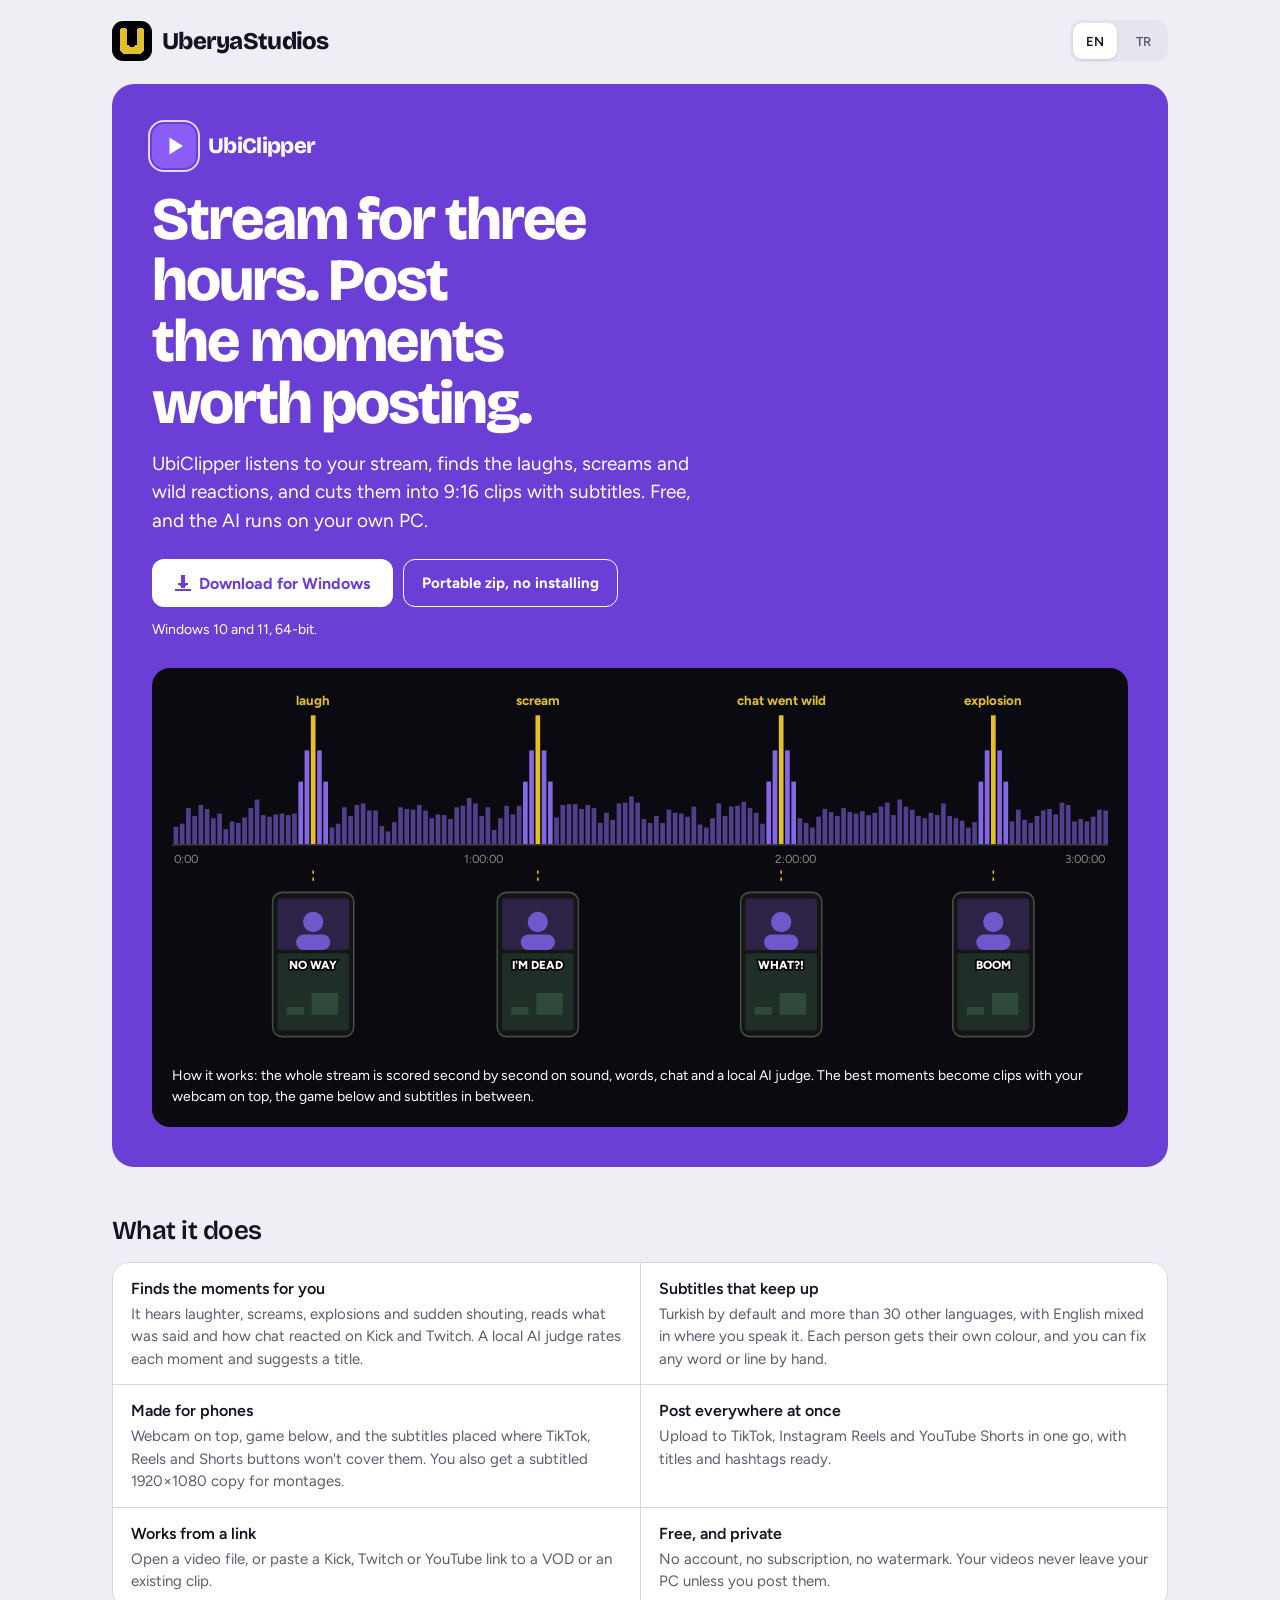
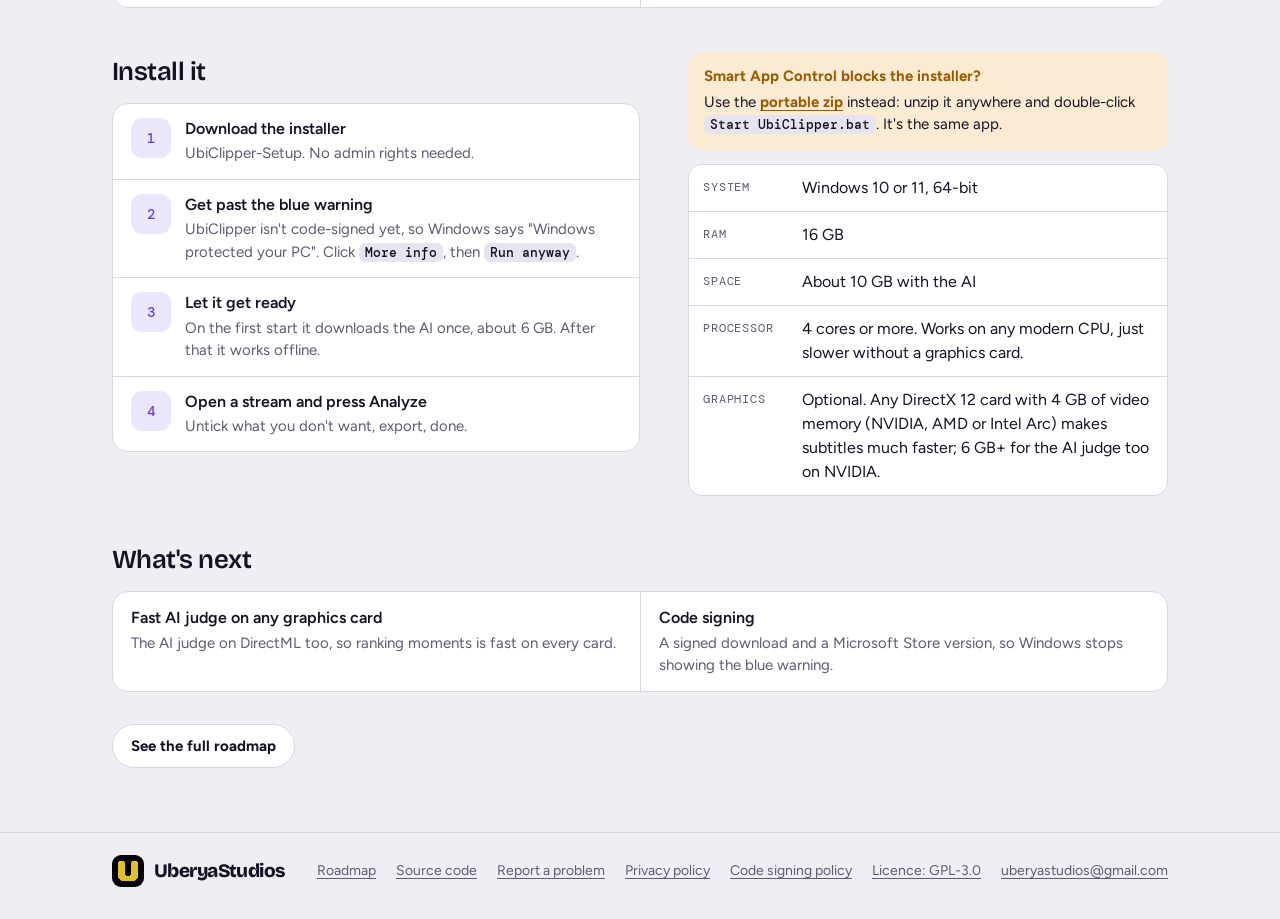
<file: ubiclipper/index.html>
<!doctype html>
<html lang="en" data-lang="en">
<head>
<meta charset="utf-8">
<meta name="viewport" content="width=device-width, initial-scale=1">
<title>UbiClipper: funny stream moments, cut and subtitled</title>
<meta name="title-en" content="UbiClipper: funny stream moments, cut and subtitled">
<meta name="title-tr" content="UbiClipper: yayının komik anları, kesilmiş ve altyazılı">
<meta name="description" content="Free Windows app for streamers. UbiClipper finds the funny moments in your stream and turns them into subtitled 9:16 clips for TikTok, Reels and Shorts. The AI runs on your own PC.">
<meta property="og:title" content="UbiClipper">
<meta property="og:description" content="Finds the funny moments in your stream and turns them into subtitled 9:16 clips. Free, for Windows.">
<meta property="og:image" content="https://uberbora.github.io/assets/uberbora.png">
<link rel="icon" href="../assets/ubiclipper.svg" type="image/svg+xml">
<link rel="preconnect" href="https://fonts.googleapis.com">
<link rel="preconnect" href="https://fonts.gstatic.com" crossorigin>
<link rel="stylesheet" href="https://fonts.googleapis.com/css2?family=Bricolage+Grotesque:opsz,wght@12..96,600;12..96,800&amp;family=DM+Mono:wght@400;500&amp;family=Figtree:wght@400;500;600;700&amp;display=swap">
<link rel="stylesheet" href="../assets/site.css">
<script src="../assets/site.js"></script>
</head>
<body class="app-ubiclipper app-page">

<header class="on-sun">
  <div class="wrap topbar">
    <a class="brand" href="../"><span class="umark"><svg viewBox="5 6 22 23" shape-rendering="crispEdges" aria-hidden="true"><path fill="#E1C02C" d="M6 6h5v1h-5zM21 6h5v1h-5zM5 7h7v14h-7zM20 7h7v14h-7zM5 21h8v1h-8zM19 21h8v1h-8zM5 22h9v1h-9zM18 22h9v1h-9zM5 23h22v3h-22zM6 26h20v1h-20zM7 27h18v1h-18zM8 28h16v1h-16z"/></svg></span><span class="wordmark">Uberya<b>Studios</b></span></a>
    <div class="langswitch" role="group" aria-label="Language / Dil"><button type="button" data-set="en" aria-pressed="true">EN</button><button type="button" data-set="tr" aria-pressed="false">TR</button></div>
  </div>
</header>

<main>
  <section class="hero-app on-dark">
    <div class="wrap">
      <div class="appname"><svg aria-hidden="true" viewBox="0 0 108 108"><rect width="108" height="108" rx="24" fill="#8B5CF6"/><path d="M43 33v42l33-21z" fill="#fff"/></svg><span>UbiClipper</span></div>
      <h1 lang="en">Stream for three hours. Post the moments worth posting.</h1>
      <h1 lang="tr">Üç saat yayın aç. Paylaşmaya değer anları paylaş.</h1>
      <p class="lede muted" lang="en">UbiClipper listens to your stream, finds the laughs, screams and wild reactions, and cuts them into 9:16 clips with subtitles. Free, and the AI runs on your own PC.</p>
      <p class="lede muted" lang="tr">UbiClipper yayınını dinler; kahkahaları, çığlıkları ve çılgın tepkileri bulur, altyazılı 9:16 kliplere çevirir. Ücretsiz ve AI kendi bilgisayarında çalışır.</p>
      <div class="btnrow">
        <a class="btn sun px" href="https://github.com/uberbora/UbiClipper/releases/latest" data-dl="setup"><svg viewBox="0 0 10 10" shape-rendering="crispEdges" aria-hidden="true"><path d="M4 0h2v5h2v1H7v1H6v1H4V7H3V6H2V5h2zM0 9h10v1H0z" fill="currentColor"/></svg><span lang="en">Download for Windows</span><span lang="tr">Windows için indir</span></a>
        <a class="btn quiet" href="https://github.com/uberbora/UbiClipper/releases/latest" data-dl="zip"><span lang="en">Portable zip, no installing</span><span lang="tr">Taşınabilir zip, kurulumsuz</span></a>
      </div>
      <p class="dlinfo small muted"><span lang="en" data-dl-info>Windows 10 and 11, 64-bit.</span><span lang="tr" data-dl-info>Windows 10 ve 11, 64 bit.</span></p>

      <figure class="timeline">
        <svg viewBox="0 0 1200 470" role="img" aria-labelledby="tl-t" xmlns="http://www.w3.org/2000/svg" font-family="Figtree, system-ui, sans-serif"><title id="tl-t">A three-hour stream as a loudness timeline; four peaks are picked and become four 9:16 clips with subtitles.</title><rect x="2" y="178" width="6" height="22" fill="#8B6CF0" opacity=".55"/><rect x="10" y="174" width="6" height="26" fill="#8B6CF0" opacity=".55"/><rect x="18" y="154" width="6" height="46" fill="#8B6CF0" opacity=".55"/><rect x="26" y="164" width="6" height="36" fill="#8B6CF0" opacity=".55"/><rect x="34" y="150" width="6" height="50" fill="#8B6CF0" opacity=".55"/><rect x="42" y="155" width="6" height="45" fill="#8B6CF0" opacity=".55"/><rect x="50" y="167" width="6" height="33" fill="#8B6CF0" opacity=".55"/><rect x="58" y="161" width="6" height="39" fill="#8B6CF0" opacity=".55"/><rect x="66" y="181" width="6" height="19" fill="#8B6CF0" opacity=".55"/><rect x="74" y="171" width="6" height="29" fill="#8B6CF0" opacity=".55"/><rect x="82" y="173" width="6" height="27" fill="#8B6CF0" opacity=".55"/><rect x="90" y="166" width="6" height="34" fill="#8B6CF0" opacity=".55"/><rect x="98" y="154" width="6" height="46" fill="#8B6CF0" opacity=".55"/><rect x="106" y="143" width="6" height="57" fill="#8B6CF0" opacity=".55"/><rect x="114" y="163" width="6" height="37" fill="#8B6CF0" opacity=".55"/><rect x="122" y="165" width="6" height="35" fill="#8B6CF0" opacity=".55"/><rect x="130" y="162" width="6" height="38" fill="#8B6CF0" opacity=".55"/><rect x="138" y="161" width="6" height="39" fill="#8B6CF0" opacity=".55"/><rect x="146" y="163" width="6" height="37" fill="#8B6CF0" opacity=".55"/><rect x="154" y="161" width="6" height="39" fill="#8B6CF0" opacity=".55"/><rect x="162" y="120" width="6" height="80" fill="#8B6CF0" opacity=".95"/><rect x="170" y="80" width="6" height="120" fill="#8B6CF0" opacity=".95"/><rect x="186" y="80" width="6" height="120" fill="#8B6CF0" opacity=".95"/><rect x="194" y="120" width="6" height="80" fill="#8B6CF0" opacity=".95"/><rect x="202" y="179" width="6" height="21" fill="#8B6CF0" opacity=".55"/><rect x="210" y="174" width="6" height="26" fill="#8B6CF0" opacity=".55"/><rect x="218" y="153" width="6" height="47" fill="#8B6CF0" opacity=".55"/><rect x="226" y="164" width="6" height="36" fill="#8B6CF0" opacity=".55"/><rect x="234" y="150" width="6" height="50" fill="#8B6CF0" opacity=".55"/><rect x="242" y="148" width="6" height="52" fill="#8B6CF0" opacity=".55"/><rect x="250" y="157" width="6" height="43" fill="#8B6CF0" opacity=".55"/><rect x="258" y="157" width="6" height="43" fill="#8B6CF0" opacity=".55"/><rect x="266" y="177" width="6" height="23" fill="#8B6CF0" opacity=".55"/><rect x="274" y="184" width="6" height="16" fill="#8B6CF0" opacity=".55"/><rect x="282" y="172" width="6" height="28" fill="#8B6CF0" opacity=".55"/><rect x="290" y="153" width="6" height="47" fill="#8B6CF0" opacity=".55"/><rect x="298" y="155" width="6" height="45" fill="#8B6CF0" opacity=".55"/><rect x="306" y="156" width="6" height="44" fill="#8B6CF0" opacity=".55"/><rect x="314" y="150" width="6" height="50" fill="#8B6CF0" opacity=".55"/><rect x="322" y="157" width="6" height="43" fill="#8B6CF0" opacity=".55"/><rect x="330" y="167" width="6" height="33" fill="#8B6CF0" opacity=".55"/><rect x="338" y="162" width="6" height="38" fill="#8B6CF0" opacity=".55"/><rect x="346" y="163" width="6" height="37" fill="#8B6CF0" opacity=".55"/><rect x="354" y="168" width="6" height="32" fill="#8B6CF0" opacity=".55"/><rect x="362" y="153" width="6" height="47" fill="#8B6CF0" opacity=".55"/><rect x="370" y="151" width="6" height="49" fill="#8B6CF0" opacity=".55"/><rect x="378" y="141" width="6" height="59" fill="#8B6CF0" opacity=".55"/><rect x="386" y="148" width="6" height="52" fill="#8B6CF0" opacity=".55"/><rect x="394" y="164" width="6" height="36" fill="#8B6CF0" opacity=".55"/><rect x="402" y="153" width="6" height="47" fill="#8B6CF0" opacity=".55"/><rect x="410" y="182" width="6" height="18" fill="#8B6CF0" opacity=".55"/><rect x="418" y="167" width="6" height="33" fill="#8B6CF0" opacity=".55"/><rect x="426" y="151" width="6" height="49" fill="#8B6CF0" opacity=".55"/><rect x="434" y="162" width="6" height="38" fill="#8B6CF0" opacity=".55"/><rect x="442" y="151" width="6" height="49" fill="#8B6CF0" opacity=".55"/><rect x="450" y="120" width="6" height="80" fill="#8B6CF0" opacity=".95"/><rect x="458" y="80" width="6" height="120" fill="#8B6CF0" opacity=".95"/><rect x="474" y="80" width="6" height="120" fill="#8B6CF0" opacity=".95"/><rect x="482" y="120" width="6" height="80" fill="#8B6CF0" opacity=".95"/><rect x="490" y="166" width="6" height="34" fill="#8B6CF0" opacity=".55"/><rect x="498" y="150" width="6" height="50" fill="#8B6CF0" opacity=".55"/><rect x="506" y="149" width="6" height="51" fill="#8B6CF0" opacity=".55"/><rect x="514" y="149" width="6" height="51" fill="#8B6CF0" opacity=".55"/><rect x="522" y="155" width="6" height="45" fill="#8B6CF0" opacity=".55"/><rect x="530" y="150" width="6" height="50" fill="#8B6CF0" opacity=".55"/><rect x="538" y="154" width="6" height="46" fill="#8B6CF0" opacity=".55"/><rect x="546" y="173" width="6" height="27" fill="#8B6CF0" opacity=".55"/><rect x="554" y="160" width="6" height="40" fill="#8B6CF0" opacity=".55"/><rect x="562" y="169" width="6" height="31" fill="#8B6CF0" opacity=".55"/><rect x="570" y="148" width="6" height="52" fill="#8B6CF0" opacity=".55"/><rect x="578" y="147" width="6" height="53" fill="#8B6CF0" opacity=".55"/><rect x="586" y="139" width="6" height="61" fill="#8B6CF0" opacity=".55"/><rect x="594" y="147" width="6" height="53" fill="#8B6CF0" opacity=".55"/><rect x="602" y="168" width="6" height="32" fill="#8B6CF0" opacity=".55"/><rect x="610" y="173" width="6" height="27" fill="#8B6CF0" opacity=".55"/><rect x="618" y="164" width="6" height="36" fill="#8B6CF0" opacity=".55"/><rect x="626" y="173" width="6" height="27" fill="#8B6CF0" opacity=".55"/><rect x="634" y="156" width="6" height="44" fill="#8B6CF0" opacity=".55"/><rect x="642" y="160" width="6" height="40" fill="#8B6CF0" opacity=".55"/><rect x="650" y="161" width="6" height="39" fill="#8B6CF0" opacity=".55"/><rect x="658" y="165" width="6" height="35" fill="#8B6CF0" opacity=".55"/><rect x="666" y="152" width="6" height="48" fill="#8B6CF0" opacity=".55"/><rect x="674" y="175" width="6" height="25" fill="#8B6CF0" opacity=".55"/><rect x="682" y="179" width="6" height="21" fill="#8B6CF0" opacity=".55"/><rect x="690" y="167" width="6" height="33" fill="#8B6CF0" opacity=".55"/><rect x="698" y="148" width="6" height="52" fill="#8B6CF0" opacity=".55"/><rect x="706" y="164" width="6" height="36" fill="#8B6CF0" opacity=".55"/><rect x="714" y="152" width="6" height="48" fill="#8B6CF0" opacity=".55"/><rect x="722" y="151" width="6" height="49" fill="#8B6CF0" opacity=".55"/><rect x="730" y="146" width="6" height="54" fill="#8B6CF0" opacity=".55"/><rect x="738" y="154" width="6" height="46" fill="#8B6CF0" opacity=".55"/><rect x="746" y="160" width="6" height="40" fill="#8B6CF0" opacity=".55"/><rect x="754" y="174" width="6" height="26" fill="#8B6CF0" opacity=".55"/><rect x="762" y="120" width="6" height="80" fill="#8B6CF0" opacity=".95"/><rect x="770" y="80" width="6" height="120" fill="#8B6CF0" opacity=".95"/><rect x="786" y="80" width="6" height="120" fill="#8B6CF0" opacity=".95"/><rect x="794" y="120" width="6" height="80" fill="#8B6CF0" opacity=".95"/><rect x="802" y="167" width="6" height="33" fill="#8B6CF0" opacity=".55"/><rect x="810" y="173" width="6" height="27" fill="#8B6CF0" opacity=".55"/><rect x="818" y="179" width="6" height="21" fill="#8B6CF0" opacity=".55"/><rect x="826" y="165" width="6" height="35" fill="#8B6CF0" opacity=".55"/><rect x="834" y="155" width="6" height="45" fill="#8B6CF0" opacity=".55"/><rect x="842" y="159" width="6" height="41" fill="#8B6CF0" opacity=".55"/><rect x="850" y="164" width="6" height="36" fill="#8B6CF0" opacity=".55"/><rect x="858" y="154" width="6" height="46" fill="#8B6CF0" opacity=".55"/><rect x="866" y="159" width="6" height="41" fill="#8B6CF0" opacity=".55"/><rect x="874" y="161" width="6" height="39" fill="#8B6CF0" opacity=".55"/><rect x="882" y="158" width="6" height="42" fill="#8B6CF0" opacity=".55"/><rect x="890" y="163" width="6" height="37" fill="#8B6CF0" opacity=".55"/><rect x="898" y="160" width="6" height="40" fill="#8B6CF0" opacity=".55"/><rect x="906" y="152" width="6" height="48" fill="#8B6CF0" opacity=".55"/><rect x="914" y="147" width="6" height="53" fill="#8B6CF0" opacity=".55"/><rect x="922" y="163" width="6" height="37" fill="#8B6CF0" opacity=".55"/><rect x="930" y="143" width="6" height="57" fill="#8B6CF0" opacity=".55"/><rect x="938" y="152" width="6" height="48" fill="#8B6CF0" opacity=".55"/><rect x="946" y="156" width="6" height="44" fill="#8B6CF0" opacity=".55"/><rect x="954" y="164" width="6" height="36" fill="#8B6CF0" opacity=".55"/><rect x="962" y="167" width="6" height="33" fill="#8B6CF0" opacity=".55"/><rect x="970" y="160" width="6" height="40" fill="#8B6CF0" opacity=".55"/><rect x="978" y="163" width="6" height="37" fill="#8B6CF0" opacity=".55"/><rect x="986" y="148" width="6" height="52" fill="#8B6CF0" opacity=".55"/><rect x="994" y="164" width="6" height="36" fill="#8B6CF0" opacity=".55"/><rect x="1002" y="167" width="6" height="33" fill="#8B6CF0" opacity=".55"/><rect x="1010" y="170" width="6" height="30" fill="#8B6CF0" opacity=".55"/><rect x="1018" y="179" width="6" height="21" fill="#8B6CF0" opacity=".55"/><rect x="1026" y="172" width="6" height="28" fill="#8B6CF0" opacity=".55"/><rect x="1034" y="120" width="6" height="80" fill="#8B6CF0" opacity=".95"/><rect x="1042" y="80" width="6" height="120" fill="#8B6CF0" opacity=".95"/><rect x="1058" y="80" width="6" height="120" fill="#8B6CF0" opacity=".95"/><rect x="1066" y="120" width="6" height="80" fill="#8B6CF0" opacity=".95"/><rect x="1074" y="171" width="6" height="29" fill="#8B6CF0" opacity=".55"/><rect x="1082" y="156" width="6" height="44" fill="#8B6CF0" opacity=".55"/><rect x="1090" y="169" width="6" height="31" fill="#8B6CF0" opacity=".55"/><rect x="1098" y="173" width="6" height="27" fill="#8B6CF0" opacity=".55"/><rect x="1106" y="164" width="6" height="36" fill="#8B6CF0" opacity=".55"/><rect x="1114" y="157" width="6" height="43" fill="#8B6CF0" opacity=".55"/><rect x="1122" y="155" width="6" height="45" fill="#8B6CF0" opacity=".55"/><rect x="1130" y="162" width="6" height="38" fill="#8B6CF0" opacity=".55"/><rect x="1138" y="147" width="6" height="53" fill="#8B6CF0" opacity=".55"/><rect x="1146" y="150" width="6" height="50" fill="#8B6CF0" opacity=".55"/><rect x="1154" y="171" width="6" height="29" fill="#8B6CF0" opacity=".55"/><rect x="1162" y="168" width="6" height="32" fill="#8B6CF0" opacity=".55"/><rect x="1170" y="171" width="6" height="29" fill="#8B6CF0" opacity=".55"/><rect x="1178" y="165" width="6" height="35" fill="#8B6CF0" opacity=".55"/><rect x="1186" y="156" width="6" height="44" fill="#8B6CF0" opacity=".55"/><rect x="1194" y="157" width="6" height="43" fill="#8B6CF0" opacity=".55"/><g class="picks"><rect class="pick" x="178" y="35" width="6" height="165" fill="#E1C02C"/><rect class="pick" x="466" y="35" width="6" height="165" fill="#E1C02C"/><rect class="pick" x="778" y="35" width="6" height="165" fill="#E1C02C"/><rect class="pick" x="1050" y="35" width="6" height="165" fill="#E1C02C"/></g><rect x="0" y="200" width="1200" height="2" fill="#3A3A36"/><text x="2" y="224" fill="#8E8A7C" font-size="15" text-anchor="start">0:00</text><text x="400" y="224" fill="#8E8A7C" font-size="15" text-anchor="middle">1:00:00</text><text x="800" y="224" fill="#8E8A7C" font-size="15" text-anchor="middle">2:00:00</text><text x="1196" y="224" fill="#8E8A7C" font-size="15" text-anchor="end">3:00:00</text><text x="181.0" y="22" fill="#E1C02C" font-size="17" font-weight="700" text-anchor="middle"><tspan lang="en">laugh</tspan><tspan lang="tr">kahkaha</tspan></text><path d="M181.0 234 V252" stroke="#E1C02C" stroke-width="2" stroke-dasharray="4 5"/><g transform="translate(129 262)"><rect width="104" height="185" rx="12" fill="#151515" stroke="#4A4A45" stroke-width="2"/><rect x="6" y="8" width="92" height="66" rx="4" fill="#2C2347"/><circle cx="52.0" cy="38" r="13" fill="#6F58C9"/><rect x="30.0" y="54" width="44" height="20" rx="10" fill="#6F58C9"/><rect x="6" y="78" width="92" height="99" rx="4" fill="#1F2E26"/><rect x="18" y="147" width="22" height="10" fill="#2F4A3A"/><rect x="50" y="129" width="34" height="28" fill="#2F4A3A"/><text x="52.0" y="98" font-size="15" font-weight="800" text-anchor="middle" fill="#fff" stroke="#000" stroke-width="4" paint-order="stroke"><tspan lang="en">NO WAY</tspan><tspan lang="tr">OHA</tspan></text></g><text x="469.0" y="22" fill="#E1C02C" font-size="17" font-weight="700" text-anchor="middle"><tspan lang="en">scream</tspan><tspan lang="tr">çığlık</tspan></text><path d="M469.0 234 V252" stroke="#E1C02C" stroke-width="2" stroke-dasharray="4 5"/><g transform="translate(417 262)"><rect width="104" height="185" rx="12" fill="#151515" stroke="#4A4A45" stroke-width="2"/><rect x="6" y="8" width="92" height="66" rx="4" fill="#2C2347"/><circle cx="52.0" cy="38" r="13" fill="#6F58C9"/><rect x="30.0" y="54" width="44" height="20" rx="10" fill="#6F58C9"/><rect x="6" y="78" width="92" height="99" rx="4" fill="#1F2E26"/><rect x="18" y="147" width="22" height="10" fill="#2F4A3A"/><rect x="50" y="129" width="34" height="28" fill="#2F4A3A"/><text x="52.0" y="98" font-size="15" font-weight="800" text-anchor="middle" fill="#fff" stroke="#000" stroke-width="4" paint-order="stroke"><tspan lang="en">I'M DEAD</tspan><tspan lang="tr">ÖLDÜM</tspan></text></g><text x="781.0" y="22" fill="#E1C02C" font-size="17" font-weight="700" text-anchor="middle"><tspan lang="en">chat went wild</tspan><tspan lang="tr">chat çıldırdı</tspan></text><path d="M781.0 234 V252" stroke="#E1C02C" stroke-width="2" stroke-dasharray="4 5"/><g transform="translate(729 262)"><rect width="104" height="185" rx="12" fill="#151515" stroke="#4A4A45" stroke-width="2"/><rect x="6" y="8" width="92" height="66" rx="4" fill="#2C2347"/><circle cx="52.0" cy="38" r="13" fill="#6F58C9"/><rect x="30.0" y="54" width="44" height="20" rx="10" fill="#6F58C9"/><rect x="6" y="78" width="92" height="99" rx="4" fill="#1F2E26"/><rect x="18" y="147" width="22" height="10" fill="#2F4A3A"/><rect x="50" y="129" width="34" height="28" fill="#2F4A3A"/><text x="52.0" y="98" font-size="15" font-weight="800" text-anchor="middle" fill="#fff" stroke="#000" stroke-width="4" paint-order="stroke"><tspan lang="en">WHAT?!</tspan><tspan lang="tr">NE OLUYOR</tspan></text></g><text x="1053.0" y="22" fill="#E1C02C" font-size="17" font-weight="700" text-anchor="middle"><tspan lang="en">explosion</tspan><tspan lang="tr">patlama</tspan></text><path d="M1053.0 234 V252" stroke="#E1C02C" stroke-width="2" stroke-dasharray="4 5"/><g transform="translate(1001 262)"><rect width="104" height="185" rx="12" fill="#151515" stroke="#4A4A45" stroke-width="2"/><rect x="6" y="8" width="92" height="66" rx="4" fill="#2C2347"/><circle cx="52.0" cy="38" r="13" fill="#6F58C9"/><rect x="30.0" y="54" width="44" height="20" rx="10" fill="#6F58C9"/><rect x="6" y="78" width="92" height="99" rx="4" fill="#1F2E26"/><rect x="18" y="147" width="22" height="10" fill="#2F4A3A"/><rect x="50" y="129" width="34" height="28" fill="#2F4A3A"/><text x="52.0" y="98" font-size="15" font-weight="800" text-anchor="middle" fill="#fff" stroke="#000" stroke-width="4" paint-order="stroke"><tspan lang="en">BOOM</tspan><tspan lang="tr">BOOM</tspan></text></g></svg>
        <figcaption class="small muted">
          <span lang="en">How it works: the whole stream is scored second by second on sound, words, chat and a local AI judge. The best moments become clips with your webcam on top, the game below and subtitles in between.</span>
          <span lang="tr">Nasıl çalışır: yayının tamamı saniye saniye ses, sözler, chat ve yerel bir AI hakemle puanlanır. En iyi anlar; üstte kameran, altta oyun ve aralarında altyazıyla klibe dönüşür.</span>
        </figcaption>
      </figure>
    </div>
  </section>

  <section class="section">
    <div class="wrap">
      <h2><span lang="en">What it does</span><span lang="tr">Neler yapar</span></h2>
      <dl class="features">
        <div>
          <dt><span lang="en">Finds the moments for you</span><span lang="tr">Anları senin yerine bulur</span></dt>
          <dd lang="en">It hears laughter, screams, explosions and sudden shouting, reads what was said and how chat reacted on Kick and Twitch. A local AI judge rates each moment and suggests a title.</dd>
          <dd lang="tr">Kahkahayı, çığlığı, patlamayı ve ani bağırışları duyar; ne söylendiğini ve Kick ile Twitch'te chat'in nasıl tepki verdiğini okur. Yerel bir AI hakem her anı puanlar ve başlık önerir.</dd>
        </div>
        <div>
          <dt><span lang="en">Subtitles that keep up</span><span lang="tr">Yetişen altyazılar</span></dt>
          <dd lang="en">Turkish by default and more than 30 other languages, with English mixed in where you speak it. Each person gets their own colour, and you can fix any word or line by hand.</dd>
          <dd lang="tr">Varsayılan olarak Türkçe, ayrıca 30'dan fazla dil; araya İngilizce girdiğinde onu da doğru yazar. Herkesin kendi rengi olur ve her kelimeyi ya da satırı elle düzeltebilirsin.</dd>
        </div>
        <div>
          <dt><span lang="en">Made for phones</span><span lang="tr">Telefon için hazır</span></dt>
          <dd lang="en">Webcam on top, game below, and the subtitles placed where TikTok, Reels and Shorts buttons won't cover them. You also get a subtitled 1920×1080 copy for montages.</dd>
          <dd lang="tr">Üstte kamera, altta oyun; altyazılar da TikTok, Reels ve Shorts butonlarının kapatmayacağı yerde. Montajlar için altyazılı 1920×1080 bir kopya da gelir.</dd>
        </div>
        <div>
          <dt><span lang="en">Post everywhere at once</span><span lang="tr">Her yere tek seferde paylaş</span></dt>
          <dd lang="en">Upload to TikTok, Instagram Reels and YouTube Shorts in one go, with titles and hashtags ready.</dd>
          <dd lang="tr">TikTok, Instagram Reels ve YouTube Shorts'a tek seferde yükle; başlıklar ve etiketler hazır.</dd>
        </div>
        <div>
          <dt><span lang="en">Works from a link</span><span lang="tr">Linkten çalışır</span></dt>
          <dd lang="en">Open a video file, or paste a Kick, Twitch or YouTube link to a VOD or an existing clip.</dd>
          <dd lang="tr">Bir video dosyası aç ya da bir yayın kaydının veya hazır bir klibin Kick, Twitch veya YouTube linkini yapıştır.</dd>
        </div>
        <div>
          <dt><span lang="en">Free, and private</span><span lang="tr">Ücretsiz ve gizli</span></dt>
          <dd lang="en">No account, no subscription, no watermark. Your videos never leave your PC unless you post them.</dd>
          <dd lang="tr">Hesap yok, abonelik yok, filigran yok. Videoların sen paylaşmadıkça bilgisayarından çıkmaz.</dd>
        </div>
      </dl>
    </div>
  </section>

  <section class="section" id="install">
    <div class="wrap install">
      <div>
        <h2><span lang="en">Install it</span><span lang="tr">Kur</span></h2>
        <ol class="steps">
          <li><div>
            <h3><span lang="en">Download the installer</span><span lang="tr">Kurulum dosyasını indir</span></h3>
            <p lang="en">UbiClipper-Setup. No admin rights needed.</p>
            <p lang="tr">UbiClipper-Setup. Yönetici izni gerekmez.</p>
          </div></li>
          <li><div>
            <h3><span lang="en">Get past the blue warning</span><span lang="tr">Mavi uyarıyı geç</span></h3>
            <p lang="en">UbiClipper isn't code-signed yet, so Windows says "Windows protected your PC". Click <kbd>More info</kbd>, then <kbd>Run anyway</kbd>.</p>
            <p lang="tr">UbiClipper henüz kod imzalı olmadığından Windows "Windows bilgisayarınızı korudu" der. <kbd>Ek bilgi</kbd>'ye, sonra <kbd>Yine de çalıştır</kbd>'a tıkla.</p>
          </div></li>
          <li><div>
            <h3><span lang="en">Let it get ready</span><span lang="tr">Hazırlanmasına izin ver</span></h3>
            <p lang="en">On the first start it downloads the AI once, about 6 GB. After that it works offline.</p>
            <p lang="tr">İlk açılışta AI'ı bir kez indirir, yaklaşık 6 GB. Sonrasında internetsiz çalışır.</p>
          </div></li>
          <li><div>
            <h3><span lang="en">Open a stream and press Analyze</span><span lang="tr">Bir yayın aç ve Analiz et'e bas</span></h3>
            <p lang="en">Untick what you don't want, export, done.</p>
            <p lang="tr">İstemediklerinin işaretini kaldır, dışa aktar, bitti.</p>
          </div></li>
        </ol>
      </div>
      <aside>
        <div class="note px">
          <h3><span lang="en">Smart App Control blocks the installer?</span><span lang="tr">Akıllı Uygulama Denetimi kurulumu mu engelliyor?</span></h3>
          <p lang="en">Use the <a href="https://github.com/uberbora/UbiClipper/releases/latest" data-dl="zip">portable zip</a> instead: unzip it anywhere and double-click <kbd>Start UbiClipper.bat</kbd>. It's the same app.</p>
          <p lang="tr">Bunun yerine <a href="https://github.com/uberbora/UbiClipper/releases/latest" data-dl="zip">taşınabilir zip</a>'i kullan: istediğin yere çıkar ve <kbd>Start UbiClipper.bat</kbd>'a çift tıkla. Aynı uygulama.</p>
        </div>
        <dl class="reqs">
          <dt><span lang="en">System</span><span lang="tr">Sistem</span></dt>
          <dd><span lang="en">Windows 10 or 11, 64-bit</span><span lang="tr">Windows 10 veya 11, 64 bit</span></dd>
          <dt>RAM</dt>
          <dd><span lang="en">16 GB</span><span lang="tr">16 GB</span></dd>
          <dt><span lang="en">Space</span><span lang="tr">Alan</span></dt>
          <dd><span lang="en">About 10 GB with the AI</span><span lang="tr">AI ile birlikte yaklaşık 10 GB</span></dd>
          <dt><span lang="en">Processor</span><span lang="tr">İşlemci</span></dt>
          <dd><span lang="en">4 cores or more. Works on any modern CPU, just slower without a graphics card.</span><span lang="tr">4 çekirdek veya daha fazla. Her modern işlemcide çalışır, ekran kartı olmadan sadece daha yavaştır.</span></dd>
          <dt><span lang="en">Graphics</span><span lang="tr">Ekran kartı</span></dt>
          <dd><span lang="en">Optional. Any DirectX 12 card with 4 GB of video memory (NVIDIA, AMD or Intel Arc) makes subtitles much faster; 6 GB+ for the AI judge too on NVIDIA.</span><span lang="tr">İsteğe bağlı. 4 GB video belleği olan her DirectX 12 kart (NVIDIA, AMD veya Intel Arc) altyazıları çok hızlandırır; NVIDIA'da AI hakem için de 6 GB+.</span></dd>
        </dl>
      </aside>
    </div>
  </section>
<!-- roadmap:start -->
  <section class="section">
    <div class="wrap">
      <h2><span lang="en">What&#x27;s next</span><span lang="tr">Sırada ne var</span></h2>
      <dl class="features">
        <div>
          <dt><span lang="en">Fast AI judge on any graphics card</span><span lang="tr">Her ekran kartında hızlı AI hakem</span></dt>
          <dd lang="en">The AI judge on DirectML too, so ranking moments is fast on every card.</dd><dd lang="tr">AI hakem de DirectML&#x27;de; anları sıralamak her kartta hızlı olur.</dd>
        </div>
        <div>
          <dt><span lang="en">Code signing</span><span lang="tr">Kod imzalama</span></dt>
          <dd lang="en">A signed download and a Microsoft Store version, so Windows stops showing the blue warning.</dd><dd lang="tr">İmzalı indirme ve bir Microsoft Store sürümü; Windows mavi uyarıyı göstermeyi bırakır.</dd>
        </div>
      </dl>
      <div class="btnrow" style="margin-top:32px"><a class="btn quiet" href="roadmap/"><span lang="en">See the full roadmap</span><span lang="tr">Yol haritasının tamamı</span></a></div>
    </div>
  </section>
  <!-- roadmap:end -->
</main>

<footer class="site">
  <div class="wrap row">
    <a class="brand" href="../"><span class="umark"><svg viewBox="5 6 22 23" shape-rendering="crispEdges" aria-hidden="true"><path fill="#E1C02C" d="M6 6h5v1h-5zM21 6h5v1h-5zM5 7h7v14h-7zM20 7h7v14h-7zM5 21h8v1h-8zM19 21h8v1h-8zM5 22h9v1h-9zM18 22h9v1h-9zM5 23h22v3h-22zM6 26h20v1h-20zM7 27h18v1h-18zM8 28h16v1h-16z"/></svg></span><span class="wordmark">Uberya<b>Studios</b></span></a>
    <nav aria-label="UbiClipper">
      <a href="roadmap/"><span lang="en">Roadmap</span><span lang="tr">Yol haritası</span></a>
      <a href="https://github.com/uberbora/UbiClipper"><span lang="en">Source code</span><span lang="tr">Kaynak kod</span></a>
      <a href="https://github.com/uberbora/UbiClipper/issues"><span lang="en">Report a problem</span><span lang="tr">Sorun bildir</span></a>
      <a href="privacy/"><span lang="en">Privacy policy</span><span lang="tr">Gizlilik politikası</span></a>
      <a href="https://github.com/uberbora/UbiClipper#code-signing-policy"><span lang="en">Code signing policy</span><span lang="tr">Kod imzalama politikası</span></a>
      <a href="https://github.com/uberbora/UbiClipper/blob/main/LICENSE"><span lang="en">Licence: GPL-3.0</span><span lang="tr">Lisans: GPL-3.0</span></a>
      <a href="mailto:uberyastudios@gmail.com">uberyastudios@gmail.com</a>
    </nav>
  </div>
</footer>
</body>
</html>
</file>
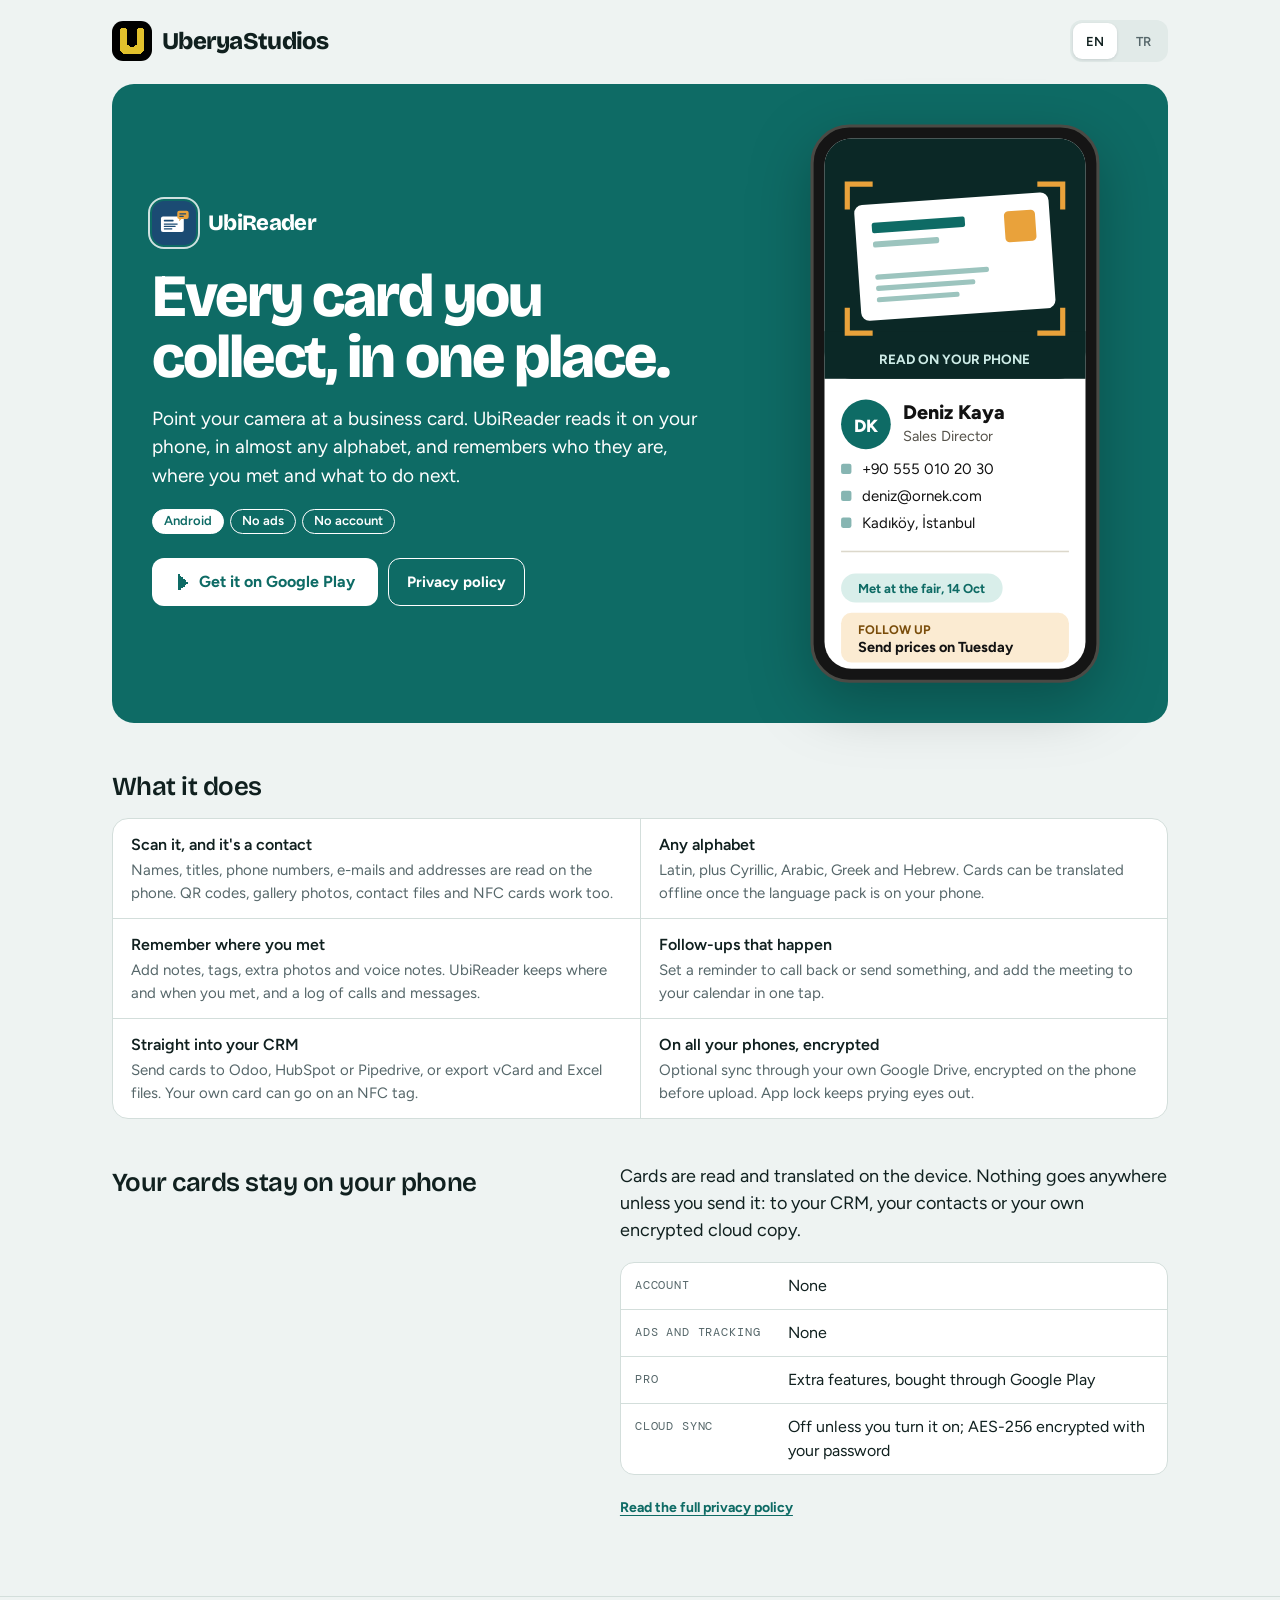
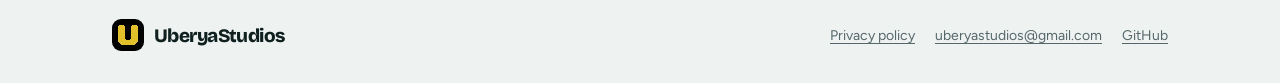
<file: ubireader/index.html>
<!doctype html>
<html lang="en" data-lang="en">
<head>
<meta charset="utf-8">
<meta name="viewport" content="width=device-width, initial-scale=1">
<title>UbiReader: business cards, read and remembered</title>
<meta name="title-en" content="UbiReader: business cards, read and remembered">
<meta name="title-tr" content="UbiReader: kartvizitler, okunmuş ve hatırlanmış">
<meta name="description" content="Android app that scans business cards on your phone, in many alphabets, and keeps everyone you meet in one place. No ads.">
<meta property="og:title" content="UbiReader">
<meta property="og:description" content="Android app that scans business cards on your phone, in many alphabets, and keeps everyone you meet in one place. No ads.">
<meta property="og:image" content="https://uberbora.github.io/assets/uberbora.png">
<link rel="icon" href="../assets/uberbora.svg" type="image/svg+xml">
<link rel="apple-touch-icon" href="../assets/uberbora.png">
<link rel="preconnect" href="https://fonts.googleapis.com">
<link rel="preconnect" href="https://fonts.gstatic.com" crossorigin>
<link rel="stylesheet" href="https://fonts.googleapis.com/css2?family=Bricolage+Grotesque:opsz,wght@12..96,600;12..96,800&amp;family=DM+Mono:wght@400;500&amp;family=Figtree:wght@400;500;600;700&amp;display=swap">
<link rel="stylesheet" href="../assets/site.css">
<script src="../assets/site.js"></script>
</head>
<body class="app-ubireader app-page">

<header class="on-sun">
  <div class="wrap topbar">
    <a class="brand" href="../"><span class="umark"><svg viewBox="5 6 22 23" shape-rendering="crispEdges" aria-hidden="true"><path fill="#E1C02C" d="M6 6h5v1h-5zM21 6h5v1h-5zM5 7h7v14h-7zM20 7h7v14h-7zM5 21h8v1h-8zM19 21h8v1h-8zM5 22h9v1h-9zM18 22h9v1h-9zM5 23h22v3h-22zM6 26h20v1h-20zM7 27h18v1h-18zM8 28h16v1h-16z"/></svg></span><span class="wordmark">Uberya<b>Studios</b></span></a>
    <div class="langswitch" role="group" aria-label="Language / Dil"><button type="button" data-set="en" aria-pressed="true">EN</button><button type="button" data-set="tr" aria-pressed="false">TR</button></div>
  </div>
</header>

<main>
  <section class="hero-app on-dark">
    <div class="wrap hero-split">
      <div>
        <div class="appname"><svg viewBox="0 0 108 108" aria-hidden="true"><rect width="108" height="108" rx="24" fill="#1b4b73"/><rect x="22" y="38" width="56" height="38" rx="5" fill="#fff"/><rect x="29" y="46" width="24" height="4.5" rx="1.2" fill="#1b4b73"/><rect x="29" y="55" width="34" height="3" rx="1" fill="#1b4b73"/><rect x="29" y="61" width="29" height="3" rx="1" fill="#1b4b73"/><rect x="29" y="67" width="21" height="3" rx="1" fill="#1b4b73"/><rect x="62" y="24" width="28" height="20" rx="5" fill="#e9a23b"/><path d="M68 42h7l-9 8z" fill="#e9a23b"/><rect x="67" y="30" width="17" height="3" rx="1" fill="#1b4b73"/><rect x="67" y="36" width="11" height="3" rx="1" fill="#1b4b73"/></svg><span>UbiReader</span></div>
        <h1 lang="en">Every card you collect, in one place.</h1><h1 lang="tr">Topladığın her kartvizit, tek yerde.</h1>
        <p class="lede muted" lang="en">Point your camera at a business card. UbiReader reads it on your phone, in almost any alphabet, and remembers who they are, where you met and what to do next.</p><p class="lede muted" lang="tr">Kameranı bir kartvizite tut. UbiReader onu telefonunda, neredeyse her alfabede okur; kim olduğunu, nerede tanıştığınızı ve sırada ne olduğunu hatırlar.</p>
        <ul class="tags" aria-label="Platform"><li>Android</li><li><span lang="en">No ads</span><span lang="tr">Reklam yok</span></li><li><span lang="en">No account</span><span lang="tr">Hesap yok</span></li></ul>
        <div class="btnrow">
          <a class="btn sun px" href="https://play.google.com/store/apps/details?id=com.uberbora.ubireader"><svg viewBox="0 0 10 10" shape-rendering="crispEdges" aria-hidden="true"><path d="M2 0h1v1h1v1h1v1h1v1h1v1h1v1H7v1H6v1H5v1H4v1H3v1H2z" fill="currentColor"/></svg><span lang="en">Get it on Google Play</span><span lang="tr">Google Play&#39;den indir</span></a>
          <a class="btn quiet" href="privacy/"><span lang="en">Privacy policy</span><span lang="tr">Gizlilik politikası</span></a>
        </div>
      </div>
      <figure aria-hidden="true"><svg viewBox="0 0 280 540" xmlns="http://www.w3.org/2000/svg" font-family="Figtree, system-ui, sans-serif"><rect x="2" y="2" width="276" height="536" rx="36" fill="#151515" stroke="#4A4A45" stroke-width="3"/><rect x="14" y="14" width="252" height="512" rx="26" fill="#fff"/><rect x="112" y="24" width="56" height="8" rx="4" fill="#151515"/><rect x="14" y="14" width="252" height="232" rx="26" fill="#0B2826"/><rect x="14" y="200" width="252" height="46" fill="#0B2826"/><g transform="rotate(-4 140 130)"><rect x="46" y="72" width="188" height="112" rx="8" fill="#fff"/><rect x="62" y="90" width="90" height="10" rx="2" fill="#0E6B65"/><rect x="62" y="108" width="64" height="6" rx="2" fill="#9CC4BE"/><rect x="62" y="140" width="110" height="5" rx="2" fill="#9CC4BE"/><rect x="62" y="151" width="96" height="5" rx="2" fill="#9CC4BE"/><rect x="62" y="162" width="80" height="5" rx="2" fill="#9CC4BE"/><rect x="190" y="88" width="30" height="30" rx="4" fill="#E9A23B"/></g><path d="M36 80 V58 H58" stroke="#E9A23B" stroke-width="5" fill="none" stroke-linecap="square"/><path d="M244 80 V58 H222" stroke="#E9A23B" stroke-width="5" fill="none" stroke-linecap="square"/><path d="M36 180 V202 H58" stroke="#E9A23B" stroke-width="5" fill="none" stroke-linecap="square"/><path d="M244 180 V202 H222" stroke="#E9A23B" stroke-width="5" fill="none" stroke-linecap="square"/><text x="140" y="232" fill="#CDEBE6" font-size="13" font-weight="700" text-anchor="middle"><tspan lang="en">READ ON YOUR PHONE</tspan><tspan lang="tr">TELEFONUNDA OKUNDU</tspan></text><circle cx="54" cy="290" r="24" fill="#0E6B65"/><text x="54" y="297" fill="#fff" font-size="17" font-weight="800" text-anchor="middle">DK</text><text x="90" y="285" fill="#121212" font-size="19" font-weight="800">Deniz Kaya</text><text x="90" y="306" fill="#55524A" font-size="14"><tspan lang="en">Sales Director</tspan><tspan lang="tr">Satış Direktörü</tspan></text><rect x="30" y="328" width="10" height="10" rx="2" fill="#0E6B65" opacity=".5"/><text x="50" y="338" fill="#121212" font-size="14.5"><tspan lang="en">+90 555 010 20 30</tspan><tspan lang="tr">+90 555 010 20 30</tspan></text><rect x="30" y="354" width="10" height="10" rx="2" fill="#0E6B65" opacity=".5"/><text x="50" y="364" fill="#121212" font-size="14.5"><tspan lang="en">deniz@ornek.com</tspan><tspan lang="tr">deniz@ornek.com</tspan></text><rect x="30" y="380" width="10" height="10" rx="2" fill="#0E6B65" opacity=".5"/><text x="50" y="390" fill="#121212" font-size="14.5"><tspan lang="en">Kadıköy, İstanbul</tspan><tspan lang="tr">Kadıköy, İstanbul</tspan></text><rect x="30" y="412" width="220" height="1.5" fill="#DCD8CB"/><rect x="30" y="434" width="156" height="28" rx="14" fill="#D9EEEA"/><text x="108" y="453" fill="#0E6B65" font-size="12.5" font-weight="700" text-anchor="middle"><tspan lang="en">Met at the fair, 14 Oct</tspan><tspan lang="tr">Fuarda, 14 Eki</tspan></text><rect x="30" y="472" width="220" height="48" rx="10" fill="#FBEBD2"/><text x="46" y="492" fill="#7a4d0b" font-size="12" font-weight="700"><tspan lang="en">FOLLOW UP</tspan><tspan lang="tr">TAKİP ET</tspan></text><text x="46" y="510" fill="#121212" font-size="14" font-weight="700"><tspan lang="en">Send prices on Tuesday</tspan><tspan lang="tr">Salı fiyatları gönder</tspan></text></svg></figure>
    </div>
  </section>

  <section class="section">
    <div class="wrap">
      <h2><span lang="en">What it does</span><span lang="tr">Neler yapar</span></h2>
      <dl class="features">
        <div>
          <dt><span lang="en">Scan it, and it's a contact</span><span lang="tr">Tara, rehberde olsun</span></dt>
          <dd lang="en">Names, titles, phone numbers, e-mails and addresses are read on the phone. QR codes, gallery photos, contact files and NFC cards work too.</dd><dd lang="tr">İsim, unvan, telefon, e-posta ve adres telefonda okunur. QR kodlar, galeriden fotoğraflar, kişi dosyaları ve NFC kartlar da çalışır.</dd>
        </div>
        <div>
          <dt><span lang="en">Any alphabet</span><span lang="tr">Her alfabe</span></dt>
          <dd lang="en">Latin, plus Cyrillic, Arabic, Greek and Hebrew. Cards can be translated offline once the language pack is on your phone.</dd><dd lang="tr">Latin harflerinin yanında Kiril, Arap, Yunan ve İbrani harfleri. Dil paketi indikten sonra kartlar internetsiz çevrilir.</dd>
        </div>
        <div>
          <dt><span lang="en">Remember where you met</span><span lang="tr">Nerede tanıştığını hatırla</span></dt>
          <dd lang="en">Add notes, tags, extra photos and voice notes. UbiReader keeps where and when you met, and a log of calls and messages.</dd><dd lang="tr">Not, etiket, ek fotoğraf ve sesli not ekle. UbiReader nerede ve ne zaman tanıştığınızı, aramaların ve mesajların kaydını tutar.</dd>
        </div>
        <div>
          <dt><span lang="en">Follow-ups that happen</span><span lang="tr">Unutulmayan takipler</span></dt>
          <dd lang="en">Set a reminder to call back or send something, and add the meeting to your calendar in one tap.</dd><dd lang="tr">Geri aramak ya da bir şey göndermek için hatırlatıcı kur, görüşmeyi tek dokunuşla takvimine ekle.</dd>
        </div>
        <div>
          <dt><span lang="en">Straight into your CRM</span><span lang="tr">Doğrudan CRM'ine</span></dt>
          <dd lang="en">Send cards to Odoo, HubSpot or Pipedrive, or export vCard and Excel files. Your own card can go on an NFC tag.</dd><dd lang="tr">Kartları Odoo, HubSpot veya Pipedrive'a gönder ya da vCard ve Excel olarak dışa aktar. Kendi kartını bir NFC etiketine yazabilirsin.</dd>
        </div>
        <div>
          <dt><span lang="en">On all your phones, encrypted</span><span lang="tr">Tüm telefonlarında, şifreli</span></dt>
          <dd lang="en">Optional sync through your own Google Drive, encrypted on the phone before upload. App lock keeps prying eyes out.</dd><dd lang="tr">İsteğe bağlı eşitleme kendi Google Drive'ın üzerinden; yüklemeden önce telefonda şifrelenir. Uygulama kilidi meraklı gözleri dışarıda tutar.</dd>
        </div>
      </dl>
    </div>
  </section>

  <section class="section">
    <div class="wrap promise">
      <div>
        <h2><span lang="en">Your cards stay on your phone</span><span lang="tr">Kartların telefonunda kalır</span></h2>
      </div>
      <div>
        <p class="lede" lang="en">Cards are read and translated on the device. Nothing goes anywhere unless you send it: to your CRM, your contacts or your own encrypted cloud copy.</p><p class="lede" lang="tr">Kartlar cihazda okunur ve çevrilir. Sen göndermedikçe hiçbir şey bir yere gitmez: CRM'ine, rehberine ya da kendi şifreli bulut kopyana.</p>
        <dl class="reqs">
          <dt><span lang="en">Account</span><span lang="tr">Hesap</span></dt>
          <dd><span lang="en">None</span><span lang="tr">Yok</span></dd>
          <dt><span lang="en">Ads and tracking</span><span lang="tr">Reklam ve takip</span></dt>
          <dd><span lang="en">None</span><span lang="tr">Yok</span></dd>
          <dt><span lang="en">Pro</span><span lang="tr">Pro</span></dt>
          <dd><span lang="en">Extra features, bought through Google Play</span><span lang="tr">Ek özellikler, Google Play üzerinden satın alınır</span></dd>
          <dt><span lang="en">Cloud sync</span><span lang="tr">Bulut eşitleme</span></dt>
          <dd><span lang="en">Off unless you turn it on; AES-256 encrypted with your password</span><span lang="tr">Sen açmadıkça kapalı; şifrenle AES-256 ile şifrelenir</span></dd>
        </dl>
        <p class="small" style="margin-top:22px"><a class="textlink" href="privacy/"><span lang="en">Read the full privacy policy</span><span lang="tr">Gizlilik politikasının tamamını oku</span></a></p>
      </div>
    </div>
  </section>
</main>

<footer class="site">
  <div class="wrap row">
    <a class="brand" href="../"><span class="umark"><svg viewBox="5 6 22 23" shape-rendering="crispEdges" aria-hidden="true"><path fill="#E1C02C" d="M6 6h5v1h-5zM21 6h5v1h-5zM5 7h7v14h-7zM20 7h7v14h-7zM5 21h8v1h-8zM19 21h8v1h-8zM5 22h9v1h-9zM18 22h9v1h-9zM5 23h22v3h-22zM6 26h20v1h-20zM7 27h18v1h-18zM8 28h16v1h-16z"/></svg></span><span class="wordmark">Uberya<b>Studios</b></span></a>
    <nav aria-label="UbiReader">
      <a href="privacy/"><span lang="en">Privacy policy</span><span lang="tr">Gizlilik politikası</span></a>
      <a href="mailto:uberyastudios@gmail.com">uberyastudios@gmail.com</a>
      <a href="https://github.com/uberbora">GitHub</a>
    </nav>
  </div>
</footer>
</body>
</html>
</file>
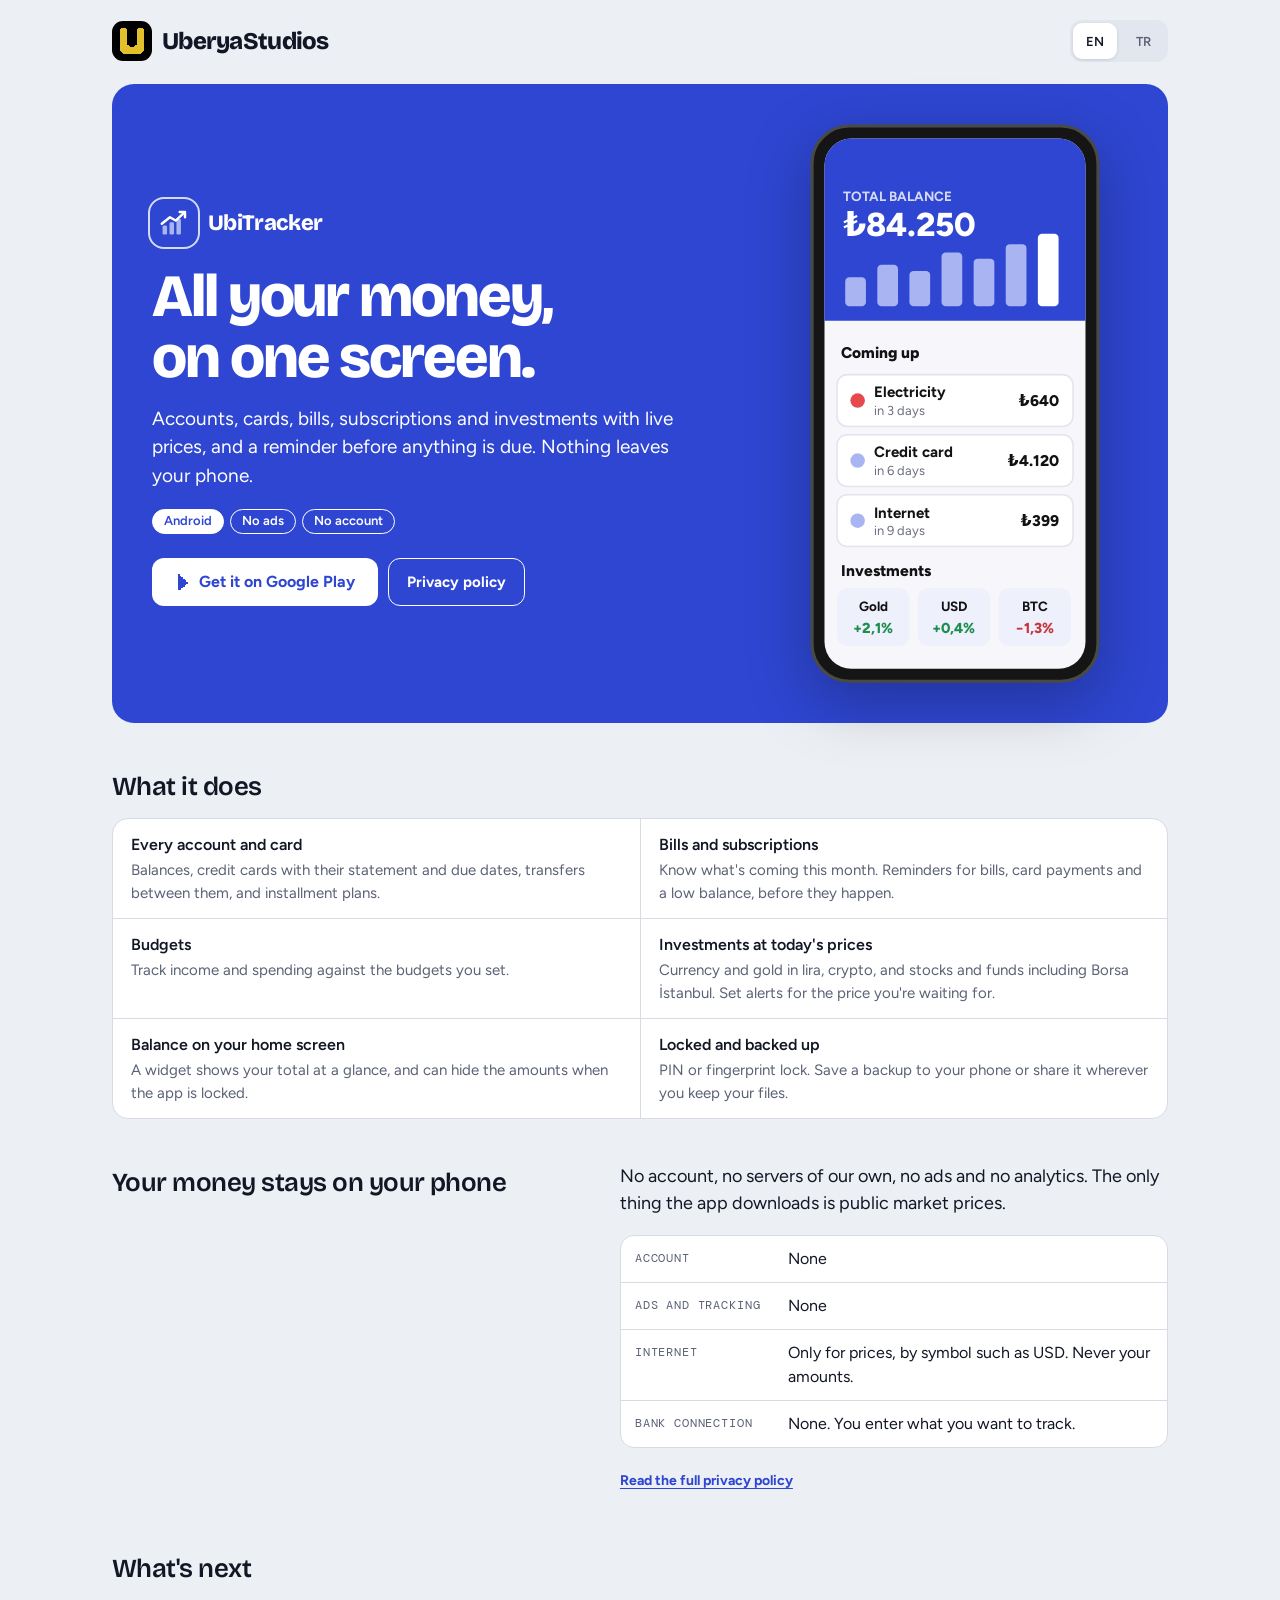
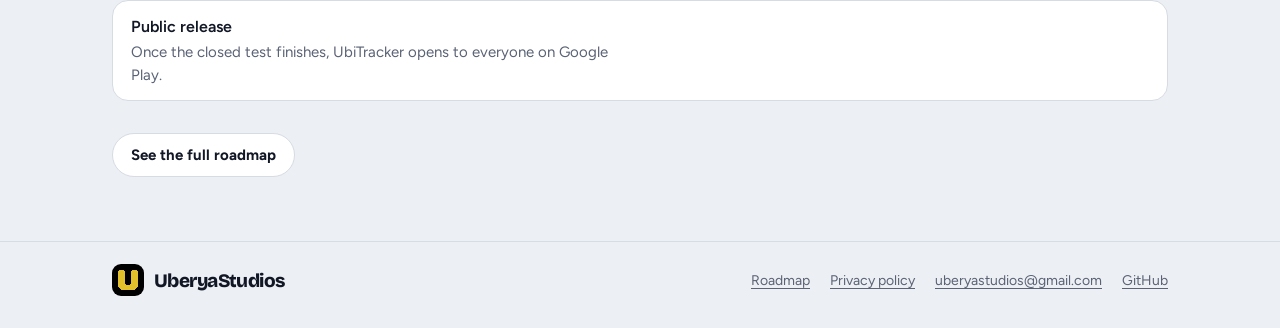
<file: ubitracker/index.html>
<!doctype html>
<html lang="en" data-lang="en">
<head>
<meta charset="utf-8">
<meta name="viewport" content="width=device-width, initial-scale=1">
<title>UbiTracker: all your money, on one screen</title>
<meta name="title-en" content="UbiTracker: all your money, on one screen">
<meta name="title-tr" content="UbiTracker: bütün paran, tek ekranda">
<meta name="description" content="Android app that keeps track of your accounts, cards, bills, subscriptions and investments. No ads, no account, everything stays on your phone.">
<meta property="og:title" content="UbiTracker">
<meta property="og:description" content="Android app that keeps track of your accounts, cards, bills, subscriptions and investments. No ads, no account, everything stays on your phone.">
<meta property="og:image" content="https://uberbora.github.io/assets/uberbora.png">
<link rel="icon" href="../assets/uberbora.svg" type="image/svg+xml">
<link rel="apple-touch-icon" href="../assets/uberbora.png">
<link rel="preconnect" href="https://fonts.googleapis.com">
<link rel="preconnect" href="https://fonts.gstatic.com" crossorigin>
<link rel="stylesheet" href="https://fonts.googleapis.com/css2?family=Bricolage+Grotesque:opsz,wght@12..96,600;12..96,800&amp;family=DM+Mono:wght@400;500&amp;family=Figtree:wght@400;500;600;700&amp;display=swap">
<link rel="stylesheet" href="../assets/site.css">
<script src="../assets/site.js"></script>
</head>
<body class="app-ubitracker app-page">

<header class="on-sun">
  <div class="wrap topbar">
    <a class="brand" href="../"><span class="umark"><svg viewBox="5 6 22 23" shape-rendering="crispEdges" aria-hidden="true"><path fill="#E1C02C" d="M6 6h5v1h-5zM21 6h5v1h-5zM5 7h7v14h-7zM20 7h7v14h-7zM5 21h8v1h-8zM19 21h8v1h-8zM5 22h9v1h-9zM18 22h9v1h-9zM5 23h22v3h-22zM6 26h20v1h-20zM7 27h18v1h-18zM8 28h16v1h-16z"/></svg></span><span class="wordmark">Uberya<b>Studios</b></span></a>
    <div class="langswitch" role="group" aria-label="Language / Dil"><button type="button" data-set="en" aria-pressed="true">EN</button><button type="button" data-set="tr" aria-pressed="false">TR</button></div>
  </div>
</header>

<main>
  <section class="hero-app on-dark">
    <div class="wrap hero-split">
      <div>
        <div class="appname"><svg viewBox="0 0 108 108" aria-hidden="true"><rect width="108" height="108" rx="24" fill="#2E46D1"/><rect x="26" y="60" width="11" height="22" rx="3" fill="#A9B5F2"/><rect x="43" y="52" width="11" height="30" rx="3" fill="#A9B5F2"/><rect x="60" y="44" width="11" height="38" rx="3" fill="#A9B5F2"/><path d="M24 56 L44 40 L58 48 L80 28" fill="none" stroke="#fff" stroke-width="6" stroke-linecap="round" stroke-linejoin="round"/><path d="M68 27 L81 27 L81 40" fill="none" stroke="#fff" stroke-width="6" stroke-linecap="round" stroke-linejoin="round"/></svg><span>UbiTracker</span></div>
        <h1 lang="en">All your money, on one screen.</h1><h1 lang="tr">Bütün paran, tek ekranda.</h1>
        <p class="lede muted" lang="en">Accounts, cards, bills, subscriptions and investments with live prices, and a reminder before anything is due. Nothing leaves your phone.</p><p class="lede muted" lang="tr">Hesaplar, kartlar, faturalar, abonelikler ve canlı fiyatlarla yatırımlar; vadesi gelen her şey için önceden hatırlatma. Hiçbir şey telefonundan çıkmaz.</p>
        <ul class="tags" aria-label="Platform"><li>Android</li><li><span lang="en">No ads</span><span lang="tr">Reklam yok</span></li><li><span lang="en">No account</span><span lang="tr">Hesap yok</span></li></ul>
        <div class="btnrow">
          <a class="btn sun px" href="https://play.google.com/store/apps/details?id=com.uberbora.ubitracker"><svg viewBox="0 0 10 10" shape-rendering="crispEdges" aria-hidden="true"><path d="M2 0h1v1h1v1h1v1h1v1h1v1h1v1H7v1H6v1H5v1H4v1H3v1H2z" fill="currentColor"/></svg><span lang="en">Get it on Google Play</span><span lang="tr">Google Play&#39;den indir</span></a>
          <a class="btn quiet" href="privacy/"><span lang="en">Privacy policy</span><span lang="tr">Gizlilik politikası</span></a>
        </div>
      </div>
      <figure aria-hidden="true"><svg viewBox="0 0 280 540" xmlns="http://www.w3.org/2000/svg" font-family="Figtree, system-ui, sans-serif"><rect x="2" y="2" width="276" height="536" rx="36" fill="#151515" stroke="#4A4A45" stroke-width="3"/><rect x="14" y="14" width="252" height="512" rx="26" fill="#F7F7FB"/><rect x="112" y="24" width="56" height="8" rx="4" fill="#151515"/><path d="M14 40 a26 26 0 0 1 26 -26 h200 a26 26 0 0 1 26 26 v150 h-252z" fill="#2E46D1"/><text x="32" y="74" fill="#fff" font-size="13" font-weight="700" opacity=".8"><tspan lang="en">TOTAL BALANCE</tspan><tspan lang="tr">TOPLAM BAKİYE</tspan></text><text x="32" y="108" fill="#fff" font-size="32" font-weight="800">₺84.250</text><rect x="34" y="148" width="20" height="28" rx="4" fill="#A9B5F2"/><rect x="65" y="136" width="20" height="40" rx="4" fill="#A9B5F2"/><rect x="96" y="142" width="20" height="34" rx="4" fill="#A9B5F2"/><rect x="127" y="124" width="20" height="52" rx="4" fill="#A9B5F2"/><rect x="158" y="130" width="20" height="46" rx="4" fill="#A9B5F2"/><rect x="189" y="116" width="20" height="60" rx="4" fill="#A9B5F2"/><rect x="220" y="106" width="20" height="70" rx="4" fill="#fff"/><text x="30" y="226" fill="#121212" font-size="15" font-weight="800"><tspan lang="en">Coming up</tspan><tspan lang="tr">Yaklaşanlar</tspan></text><rect x="26" y="242" width="228" height="50" rx="10" fill="#fff" stroke="#E2E4F0" stroke-width="1.5"/><circle cx="46" cy="267" r="7" fill="#E5484D"/><text x="62" y="264" fill="#121212" font-size="14.5" font-weight="700"><tspan lang="en">Electricity</tspan><tspan lang="tr">Elektrik</tspan></text><text x="62" y="281" fill="#6B6E80" font-size="12.5"><tspan lang="en">in 3 days</tspan><tspan lang="tr">3 gün sonra</tspan></text><text x="240" y="272" fill="#121212" font-size="15" font-weight="800" text-anchor="end">₺640</text><rect x="26" y="300" width="228" height="50" rx="10" fill="#fff" stroke="#E2E4F0" stroke-width="1.5"/><circle cx="46" cy="325" r="7" fill="#A9B5F2"/><text x="62" y="322" fill="#121212" font-size="14.5" font-weight="700"><tspan lang="en">Credit card</tspan><tspan lang="tr">Kredi kartı</tspan></text><text x="62" y="339" fill="#6B6E80" font-size="12.5"><tspan lang="en">in 6 days</tspan><tspan lang="tr">6 gün sonra</tspan></text><text x="240" y="330" fill="#121212" font-size="15" font-weight="800" text-anchor="end">₺4.120</text><rect x="26" y="358" width="228" height="50" rx="10" fill="#fff" stroke="#E2E4F0" stroke-width="1.5"/><circle cx="46" cy="383" r="7" fill="#A9B5F2"/><text x="62" y="380" fill="#121212" font-size="14.5" font-weight="700"><tspan lang="en">Internet</tspan><tspan lang="tr">İnternet</tspan></text><text x="62" y="397" fill="#6B6E80" font-size="12.5"><tspan lang="en">in 9 days</tspan><tspan lang="tr">9 gün sonra</tspan></text><text x="240" y="388" fill="#121212" font-size="15" font-weight="800" text-anchor="end">₺399</text><text x="30" y="436" fill="#121212" font-size="15" font-weight="800"><tspan lang="en">Investments</tspan><tspan lang="tr">Yatırımlar</tspan></text><rect x="26" y="448" width="70" height="56" rx="10" fill="#EEF0FB"/><text x="61" y="470" fill="#121212" font-size="13" font-weight="700" text-anchor="middle"><tspan lang="en">Gold</tspan><tspan lang="tr">Altın</tspan></text><text x="61" y="491" fill="#1E8E4E" font-size="14" font-weight="800" text-anchor="middle">+2,1%</text><rect x="104" y="448" width="70" height="56" rx="10" fill="#EEF0FB"/><text x="139" y="470" fill="#121212" font-size="13" font-weight="700" text-anchor="middle">USD</text><text x="139" y="491" fill="#1E8E4E" font-size="14" font-weight="800" text-anchor="middle">+0,4%</text><rect x="182" y="448" width="70" height="56" rx="10" fill="#EEF0FB"/><text x="217" y="470" fill="#121212" font-size="13" font-weight="700" text-anchor="middle">BTC</text><text x="217" y="491" fill="#C6363C" font-size="14" font-weight="800" text-anchor="middle">−1,3%</text></svg></figure>
    </div>
  </section>

  <section class="section">
    <div class="wrap">
      <h2><span lang="en">What it does</span><span lang="tr">Neler yapar</span></h2>
      <dl class="features">
        <div>
          <dt><span lang="en">Every account and card</span><span lang="tr">Her hesap ve kart</span></dt>
          <dd lang="en">Balances, credit cards with their statement and due dates, transfers between them, and installment plans.</dd><dd lang="tr">Bakiyeler, ekstre ve son ödeme tarihleriyle kredi kartları, aralarındaki transferler ve taksit planları.</dd>
        </div>
        <div>
          <dt><span lang="en">Bills and subscriptions</span><span lang="tr">Faturalar ve abonelikler</span></dt>
          <dd lang="en">Know what's coming this month. Reminders for bills, card payments and a low balance, before they happen.</dd><dd lang="tr">Bu ay neyin geleceğini bil. Fatura, kart ödemesi ve düşük bakiye için önceden hatırlatma.</dd>
        </div>
        <div>
          <dt><span lang="en">Budgets</span><span lang="tr">Bütçeler</span></dt>
          <dd lang="en">Track income and spending against the budgets you set.</dd><dd lang="tr">Gelirini ve harcamanı belirlediğin bütçelere göre takip et.</dd>
        </div>
        <div>
          <dt><span lang="en">Investments at today's prices</span><span lang="tr">Bugünün fiyatlarıyla yatırımlar</span></dt>
          <dd lang="en">Currency and gold in lira, crypto, and stocks and funds including Borsa İstanbul. Set alerts for the price you're waiting for.</dd><dd lang="tr">Lira cinsinden döviz ve altın, kripto, Borsa İstanbul dahil hisse ve fonlar. Beklediğin fiyat için alarm kur.</dd>
        </div>
        <div>
          <dt><span lang="en">Balance on your home screen</span><span lang="tr">Bakiye ana ekranında</span></dt>
          <dd lang="en">A widget shows your total at a glance, and can hide the amounts when the app is locked.</dd><dd lang="tr">Bir widget toplamını bir bakışta gösterir; uygulama kilitliyken tutarları gizleyebilir.</dd>
        </div>
        <div>
          <dt><span lang="en">Locked and backed up</span><span lang="tr">Kilitli ve yedekli</span></dt>
          <dd lang="en">PIN or fingerprint lock. Save a backup to your phone or share it wherever you keep your files.</dd><dd lang="tr">PIN ya da parmak izi kilidi. Yedeği telefonuna kaydet ya da dosyalarını sakladığın yere paylaş.</dd>
        </div>
      </dl>
    </div>
  </section>

  <section class="section">
    <div class="wrap promise">
      <div>
        <h2><span lang="en">Your money stays on your phone</span><span lang="tr">Paran telefonunda kalır</span></h2>
      </div>
      <div>
        <p class="lede" lang="en">No account, no servers of our own, no ads and no analytics. The only thing the app downloads is public market prices.</p><p class="lede" lang="tr">Hesap yok, kendi sunucumuz yok, reklam ve analiz yok. Uygulamanın indirdiği tek şey herkese açık piyasa fiyatları.</p>
        <dl class="reqs">
          <dt><span lang="en">Account</span><span lang="tr">Hesap</span></dt>
          <dd><span lang="en">None</span><span lang="tr">Yok</span></dd>
          <dt><span lang="en">Ads and tracking</span><span lang="tr">Reklam ve takip</span></dt>
          <dd><span lang="en">None</span><span lang="tr">Yok</span></dd>
          <dt><span lang="en">Internet</span><span lang="tr">İnternet</span></dt>
          <dd><span lang="en">Only for prices, by symbol such as USD. Never your amounts.</span><span lang="tr">Yalnızca fiyatlar için, USD gibi sembolle. Tutarların asla.</span></dd>
          <dt><span lang="en">Bank connection</span><span lang="tr">Banka bağlantısı</span></dt>
          <dd><span lang="en">None. You enter what you want to track.</span><span lang="tr">Yok. Takip etmek istediğini sen girersin.</span></dd>
        </dl>
        <p class="small" style="margin-top:22px"><a class="textlink" href="privacy/"><span lang="en">Read the full privacy policy</span><span lang="tr">Gizlilik politikasının tamamını oku</span></a></p>
      </div>
    </div>
  </section>
<!-- roadmap:start -->
  <section class="section">
    <div class="wrap">
      <h2><span lang="en">What&#x27;s next</span><span lang="tr">Sırada ne var</span></h2>
      <dl class="features">
        <div>
          <dt><span lang="en">Public release</span><span lang="tr">Herkese açık yayın</span></dt>
          <dd lang="en">Once the closed test finishes, UbiTracker opens to everyone on Google Play.</dd><dd lang="tr">Kapalı test bitince UbiTracker Google Play&#x27;de herkese açılır.</dd>
        </div>
      </dl>
      <div class="btnrow" style="margin-top:32px"><a class="btn quiet" href="roadmap/"><span lang="en">See the full roadmap</span><span lang="tr">Yol haritasının tamamı</span></a></div>
    </div>
  </section>
  <!-- roadmap:end -->
</main>

<footer class="site">
  <div class="wrap row">
    <a class="brand" href="../"><span class="umark"><svg viewBox="5 6 22 23" shape-rendering="crispEdges" aria-hidden="true"><path fill="#E1C02C" d="M6 6h5v1h-5zM21 6h5v1h-5zM5 7h7v14h-7zM20 7h7v14h-7zM5 21h8v1h-8zM19 21h8v1h-8zM5 22h9v1h-9zM18 22h9v1h-9zM5 23h22v3h-22zM6 26h20v1h-20zM7 27h18v1h-18zM8 28h16v1h-16z"/></svg></span><span class="wordmark">Uberya<b>Studios</b></span></a>
    <nav aria-label="UbiTracker">
      <a href="roadmap/"><span lang="en">Roadmap</span><span lang="tr">Yol haritası</span></a>
      <a href="privacy/"><span lang="en">Privacy policy</span><span lang="tr">Gizlilik politikası</span></a>
      <a href="mailto:uberyastudios@gmail.com">uberyastudios@gmail.com</a>
      <a href="https://github.com/uberbora">GitHub</a>
    </nav>
  </div>
</footer>
</body>
</html>
</file>
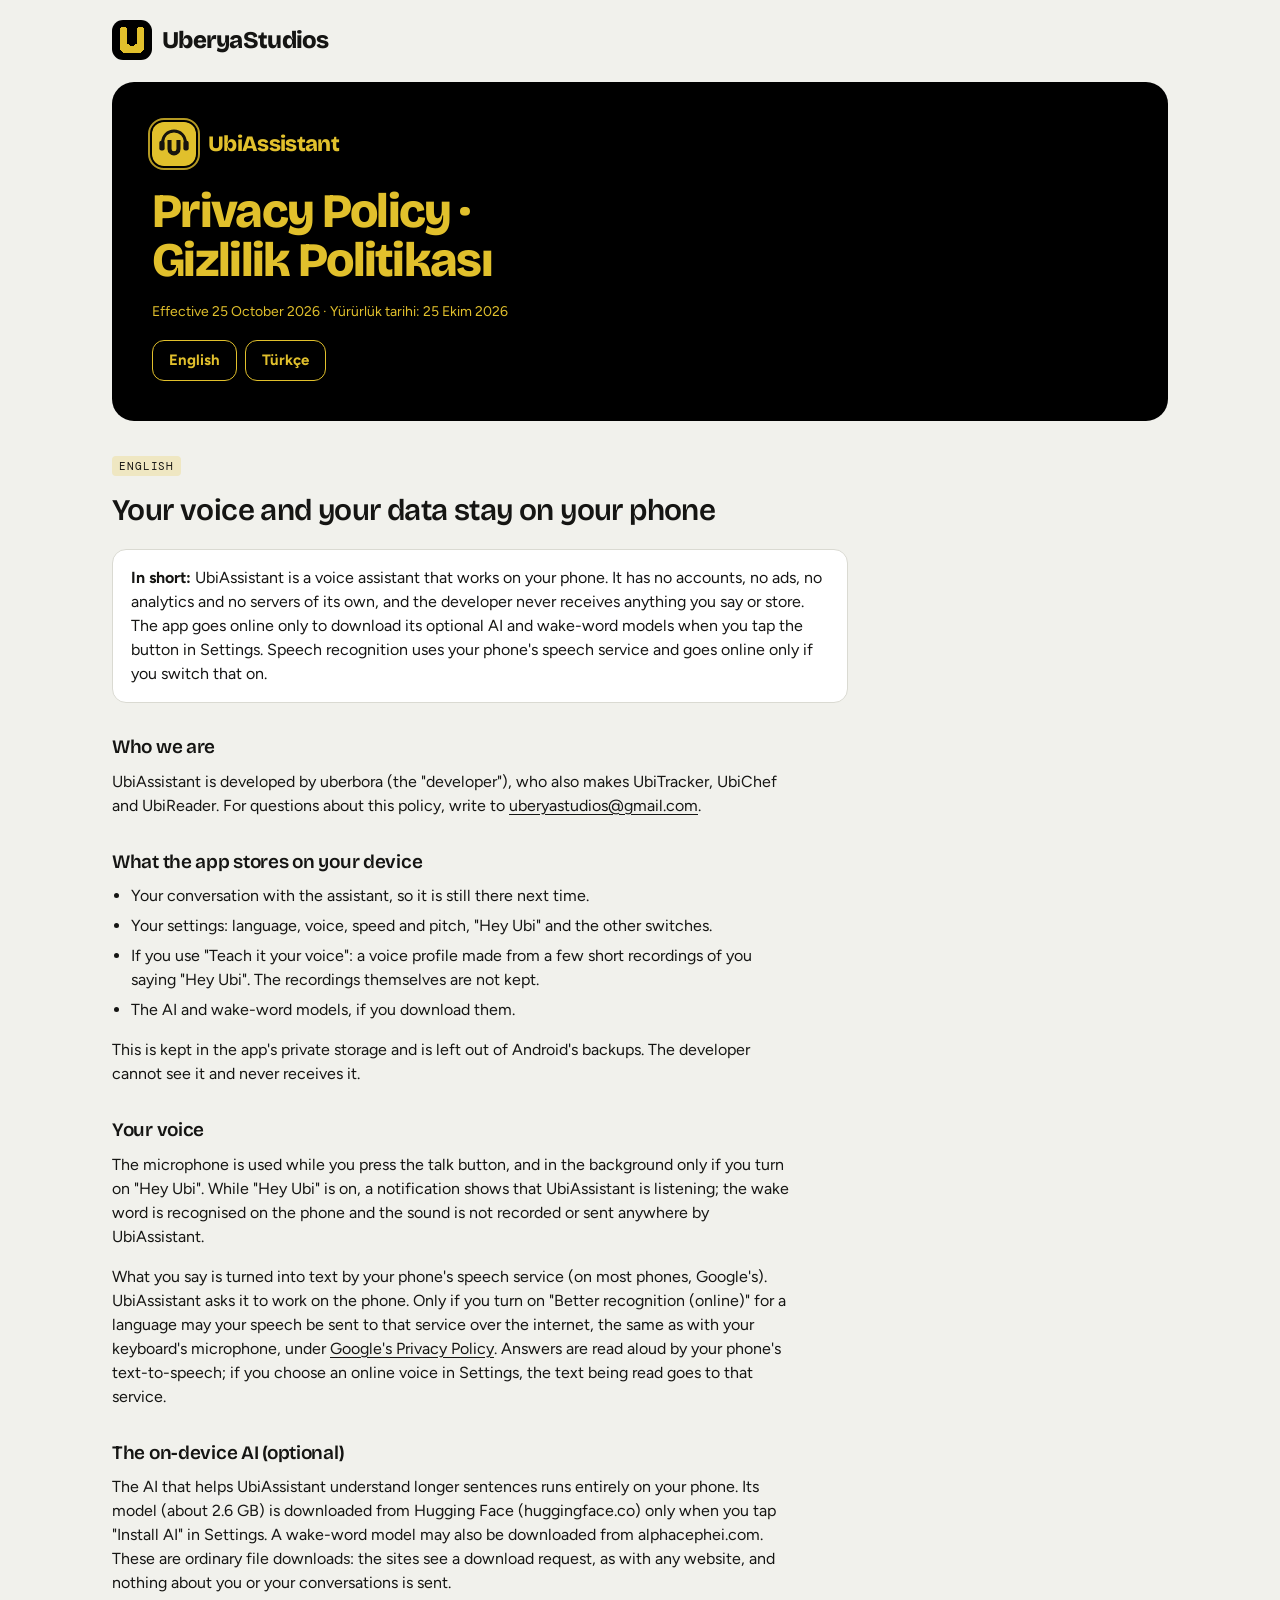
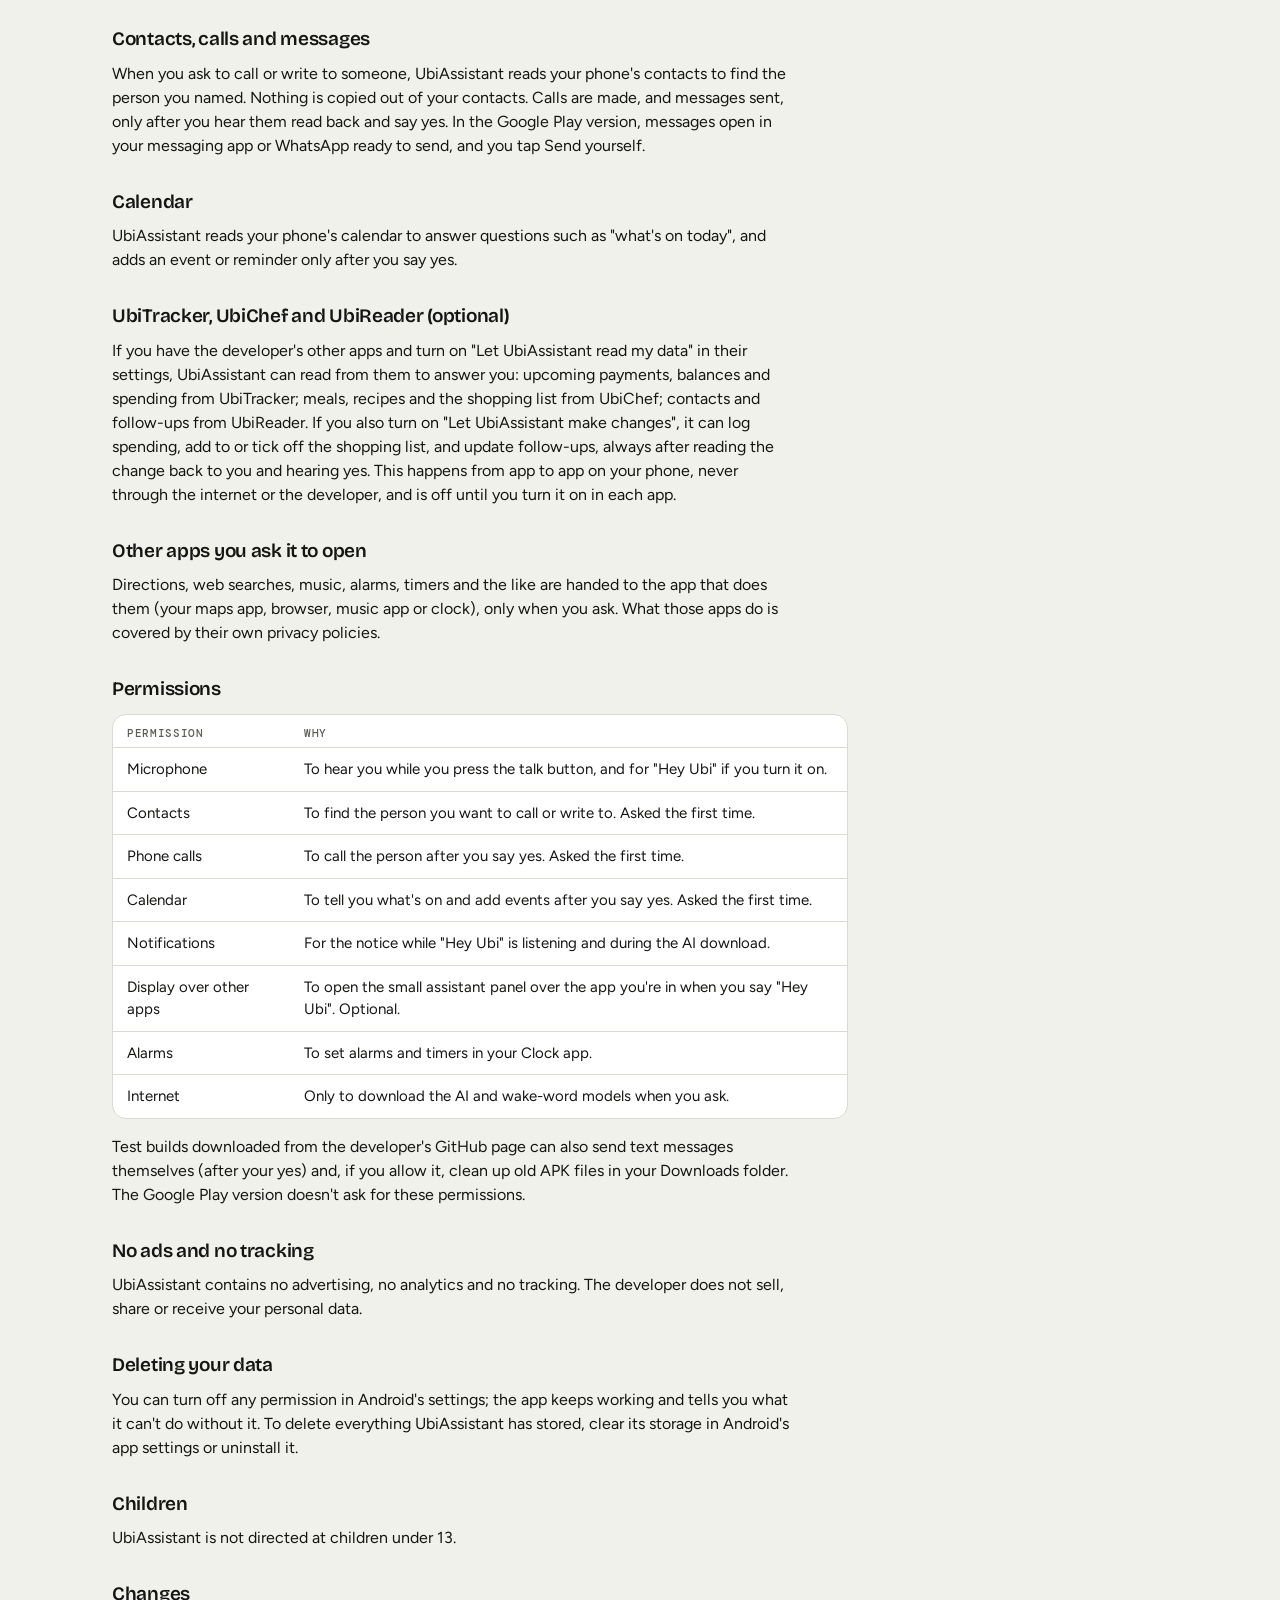
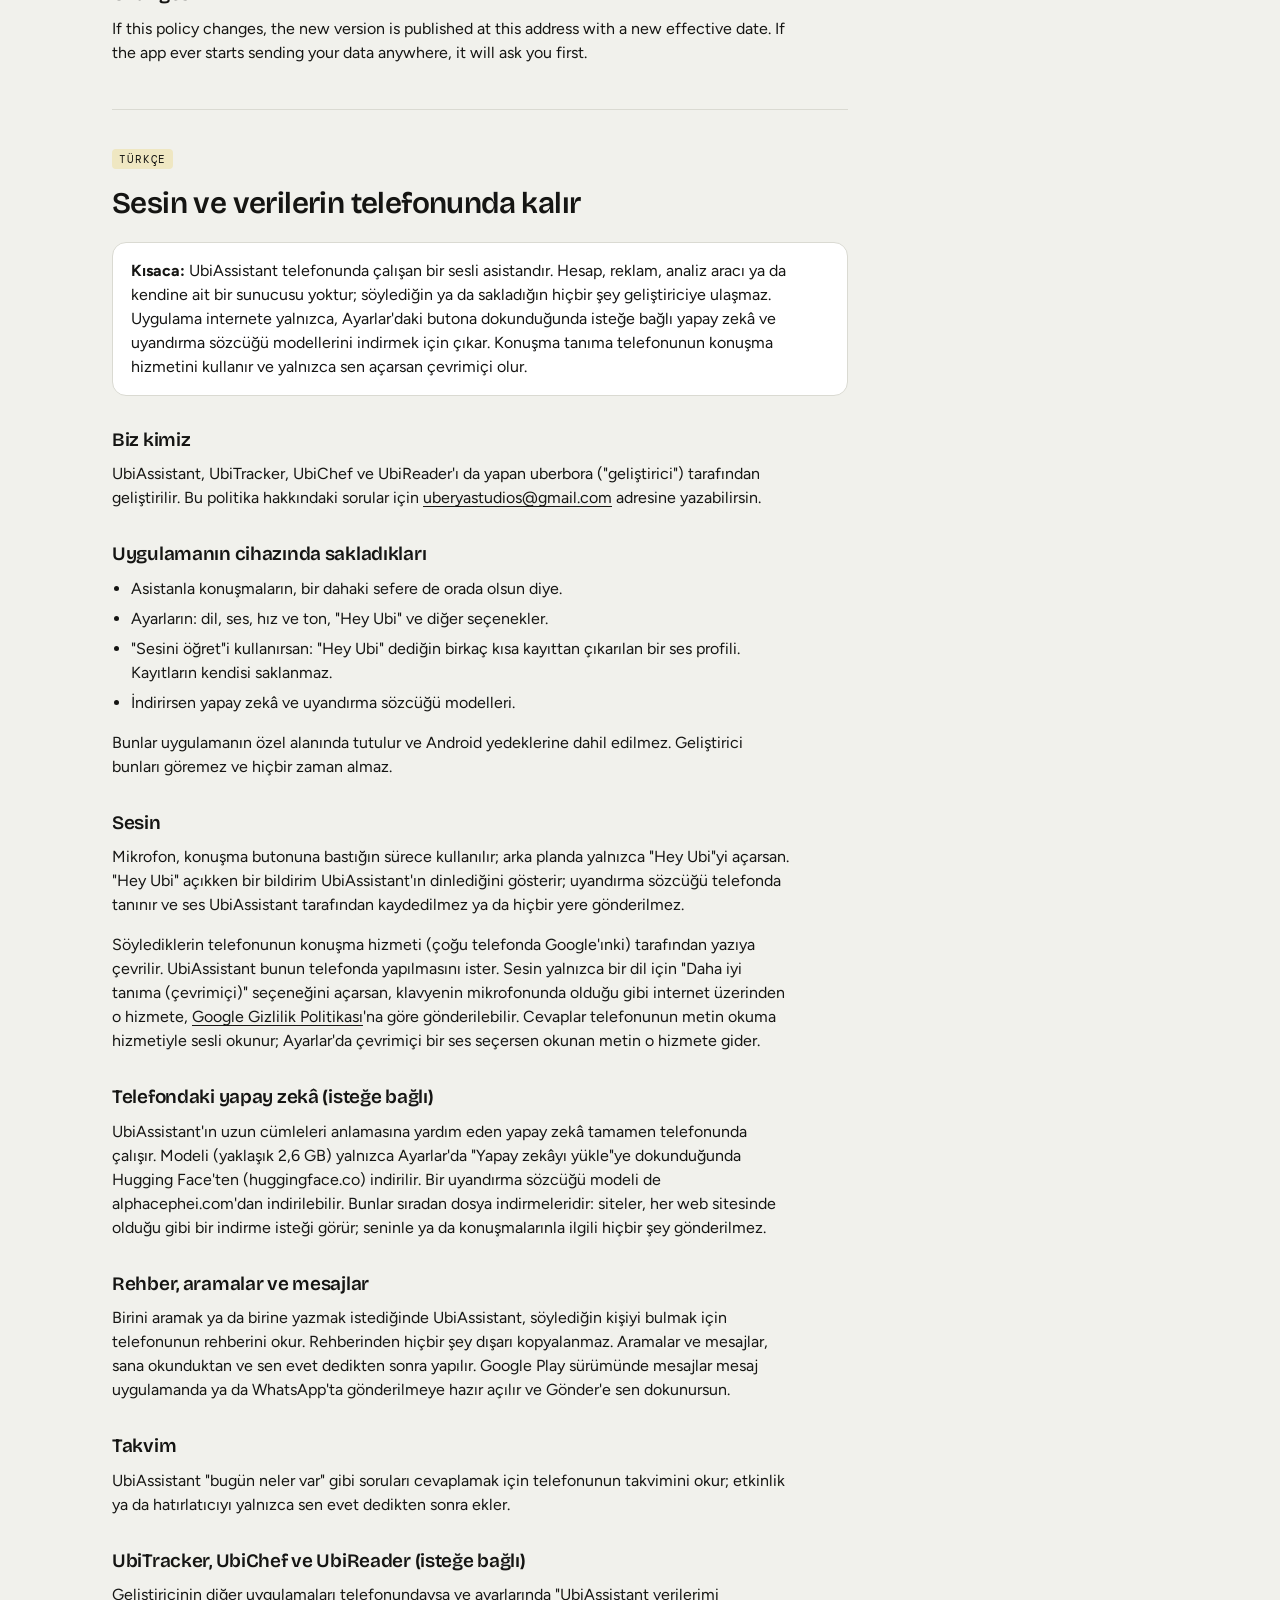
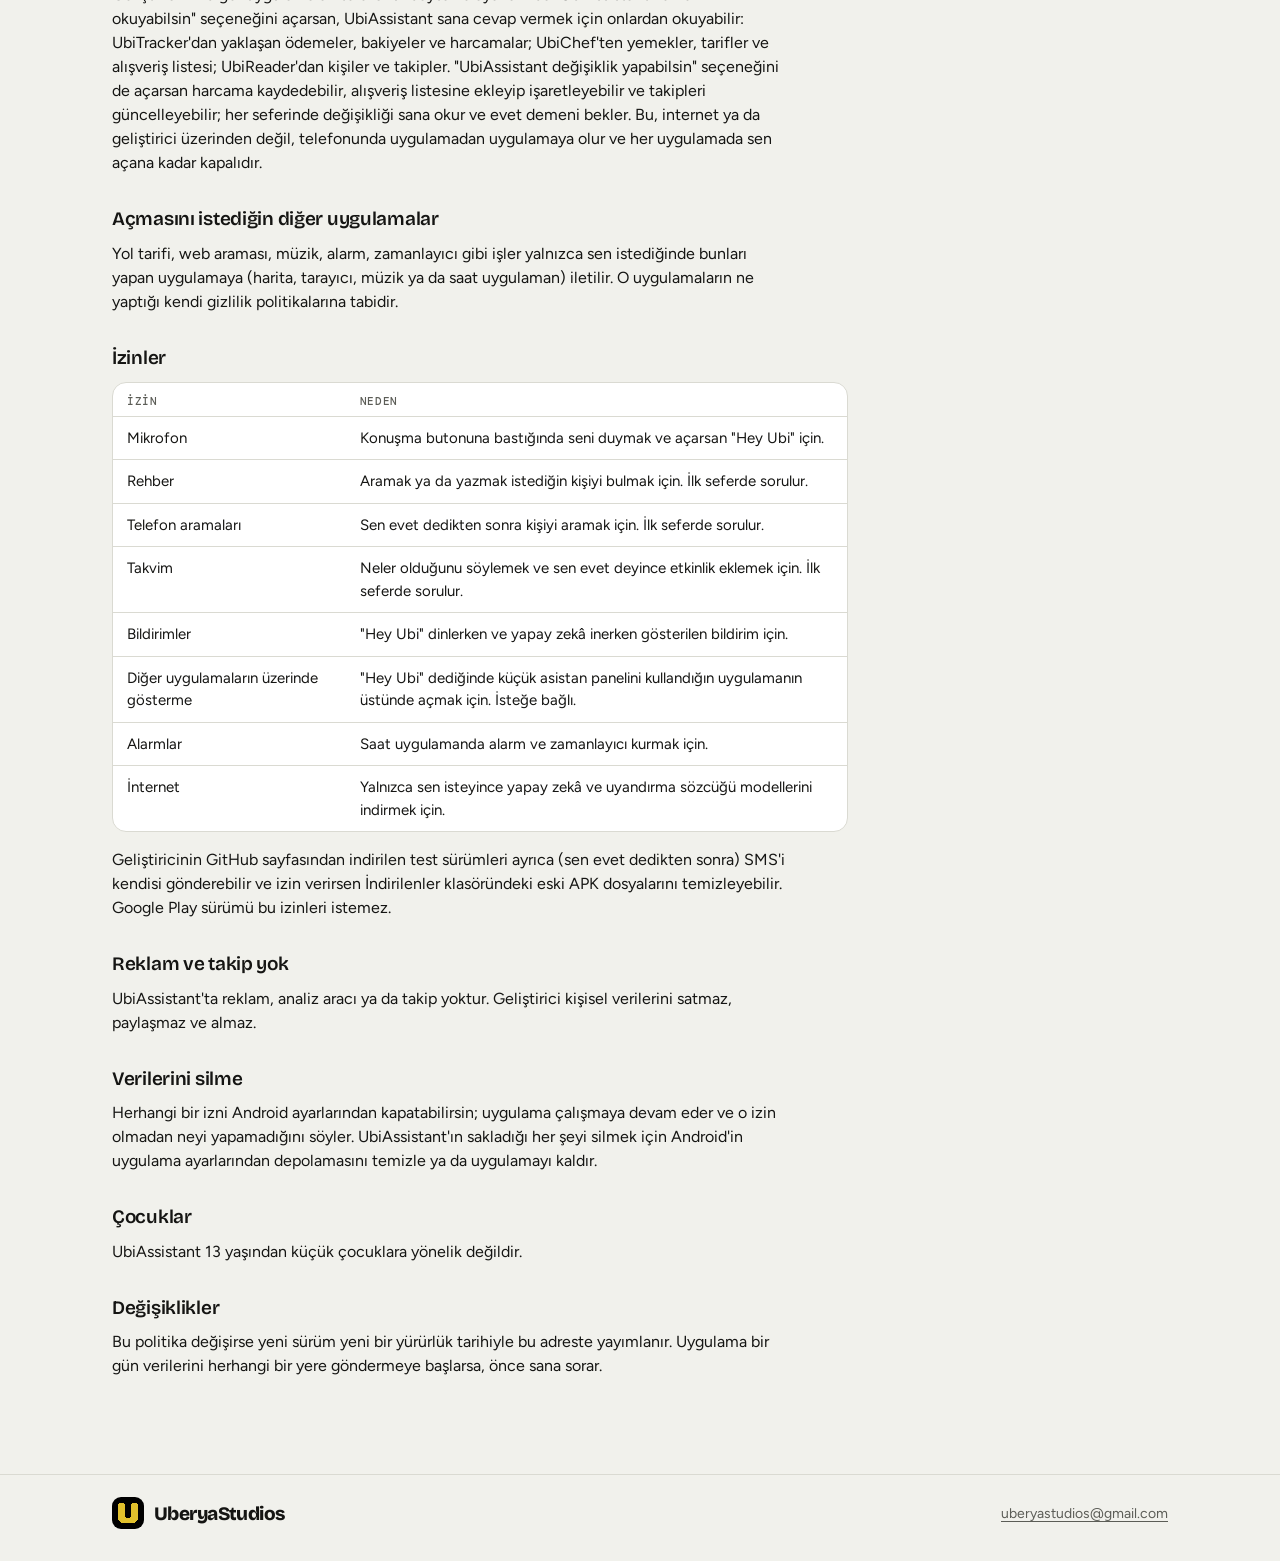
<file: ubiassistant/privacy/index.html>
<!doctype html>
<html lang="en">
<head>
<meta charset="utf-8">
<meta name="viewport" content="width=device-width, initial-scale=1">
<title>UbiAssistant Privacy Policy</title>
<link rel="preconnect" href="https://fonts.googleapis.com">
<link rel="preconnect" href="https://fonts.gstatic.com" crossorigin>
<link rel="stylesheet" href="https://fonts.googleapis.com/css2?family=Bricolage+Grotesque:opsz,wght@12..96,600;12..96,800&amp;family=DM+Mono:wght@400;500&amp;family=Figtree:wght@400;500;600;700&amp;display=swap">
<link rel="stylesheet" href="../../assets/site.css">
<link rel="icon" href="../../assets/uberbora.svg" type="image/svg+xml">
</head>
<body class="app-ubiassistant app-page privacy">
<header class="on-sun">
  <div class="wrap topbar"><a class="brand" href="../../"><span class="umark"><svg viewBox="5 6 22 23" shape-rendering="crispEdges" aria-hidden="true"><path fill="#E1C02C" d="M6 6h5v1h-5zM21 6h5v1h-5zM5 7h7v14h-7zM20 7h7v14h-7zM5 21h8v1h-8zM19 21h8v1h-8zM5 22h9v1h-9zM18 22h9v1h-9zM5 23h22v3h-22zM6 26h20v1h-20zM7 27h18v1h-18zM8 28h16v1h-16z"/></svg></span><span class="wordmark">Uberya<b>Studios</b></span></a></div>
</header>
<section class="hero-app on-dark pv-hero">
  <div class="wrap">
    <a class="appname rm-app" href="../../"><svg viewBox="0 0 108 108" aria-hidden="true">
        <rect width="108" height="108" rx="24" fill="#E1C02C"/>
        <path d="M26 50a28 28 0 0 1 56 0" fill="none" stroke="#17140E" stroke-width="7" stroke-linecap="round"/>
        <rect x="18" y="46" width="13" height="24" rx="5" fill="#17140E"/>
        <rect x="77" y="46" width="13" height="24" rx="5" fill="#17140E"/>
        <path d="M38 44h10v22a6 6 0 0 0 12 0V44h10v22a16 16 0 0 1-32 0z" fill="#17140E"/>
      </svg><span>UbiAssistant</span></a>
    <h1>Privacy Policy · Gizlilik Politikası</h1>
    <p class="small muted">Effective 25 October 2026 · Yürürlük tarihi: 25 Ekim 2026</p>
    <nav class="lang" aria-label="Language">
      <a href="#en">English</a>
      <a href="#tr">Türkçe</a>
    </nav>
  </div>
</section>
<main class="wrap pv-body">
<section class="policy" id="en" lang="en">
    <span class="label">English</span>
    <h2>Your voice and your data stay on your phone</h2>
    <div class="summary">
      <strong>In short:</strong> UbiAssistant is a voice assistant that works on your phone. It has no accounts, no
      ads, no analytics and no servers of its own, and the developer never receives anything you say or store. The
      app goes online only to download its optional AI and wake-word models when you tap the button in Settings.
      Speech recognition uses your phone's speech service and goes online only if you switch that on.
    </div>

    <h3>Who we are</h3>
    <p>UbiAssistant is developed by uberbora (the "developer"), who also makes UbiTracker, UbiChef and UbiReader.
      For questions about this policy, write to
      <a href="mailto:uberyastudios@gmail.com">uberyastudios@gmail.com</a>.</p>

    <h3>What the app stores on your device</h3>
    <ul>
      <li>Your conversation with the assistant, so it is still there next time.</li>
      <li>Your settings: language, voice, speed and pitch, "Hey Ubi" and the other switches.</li>
      <li>If you use "Teach it your voice": a voice profile made from a few short recordings of you saying
        "Hey Ubi". The recordings themselves are not kept.</li>
      <li>The AI and wake-word models, if you download them.</li>
    </ul>
    <p>This is kept in the app's private storage and is left out of Android's backups. The developer cannot see it
      and never receives it.</p>

    <h3>Your voice</h3>
    <p>The microphone is used while you press the talk button, and in the background only if you turn on "Hey Ubi".
      While "Hey Ubi" is on, a notification shows that UbiAssistant is listening; the wake word is recognised on the
      phone and the sound is not recorded or sent anywhere by UbiAssistant.</p>
    <p>What you say is turned into text by your phone's speech service (on most phones, Google's). UbiAssistant asks
      it to work on the phone. Only if you turn on "Better recognition (online)" for a language may your speech be
      sent to that service over the internet, the same as with your keyboard's microphone, under
      <a href="https://policies.google.com/privacy" rel="noopener">Google's Privacy Policy</a>. Answers are read
      aloud by your phone's text-to-speech; if you choose an online voice in Settings, the text being read goes to
      that service.</p>

    <h3>The on-device AI (optional)</h3>
    <p>The AI that helps UbiAssistant understand longer sentences runs entirely on your phone. Its model (about
      2.6 GB) is downloaded from Hugging Face (huggingface.co) only when you tap "Install AI" in Settings. A
      wake-word model may also be downloaded from alphacephei.com. These are ordinary file downloads: the sites see
      a download request, as with any website, and nothing about you or your conversations is sent.</p>

    <h3>Contacts, calls and messages</h3>
    <p>When you ask to call or write to someone, UbiAssistant reads your phone's contacts to find the person you
      named. Nothing is copied out of your contacts. Calls are made, and messages sent, only after you hear them read
      back and say yes. In the Google Play version, messages open in your messaging app or WhatsApp ready to send,
      and you tap Send yourself.</p>

    <h3>Calendar</h3>
    <p>UbiAssistant reads your phone's calendar to answer questions such as "what's on today", and adds an event or
      reminder only after you say yes.</p>

    <h3>UbiTracker, UbiChef and UbiReader (optional)</h3>
    <p>If you have the developer's other apps and turn on "Let UbiAssistant read my data" in their settings,
      UbiAssistant can read from them to answer you: upcoming payments, balances and spending from UbiTracker; meals,
      recipes and the shopping list from UbiChef; contacts and follow-ups from UbiReader. If you also turn on "Let
      UbiAssistant make changes", it can log spending, add to or tick off the shopping list, and update follow-ups,
      always after reading the change back to you and hearing yes. This happens from app to app on your phone, never
      through the internet or the developer, and is off until you turn it on in each app.</p>

    <h3>Other apps you ask it to open</h3>
    <p>Directions, web searches, music, alarms, timers and the like are handed to the app that does them (your maps
      app, browser, music app or clock), only when you ask. What those apps do is covered by their own privacy
      policies.</p>

    <h3>Permissions</h3>
    <div class="tablewrap">
      <table>
        <thead><tr><th scope="col">Permission</th><th scope="col">Why</th></tr></thead>
        <tbody>
          <tr><td>Microphone</td><td>To hear you while you press the talk button, and for "Hey Ubi" if you turn it on.</td></tr>
          <tr><td>Contacts</td><td>To find the person you want to call or write to. Asked the first time.</td></tr>
          <tr><td>Phone calls</td><td>To call the person after you say yes. Asked the first time.</td></tr>
          <tr><td>Calendar</td><td>To tell you what's on and add events after you say yes. Asked the first time.</td></tr>
          <tr><td>Notifications</td><td>For the notice while "Hey Ubi" is listening and during the AI download.</td></tr>
          <tr><td>Display over other apps</td><td>To open the small assistant panel over the app you're in when you say "Hey Ubi". Optional.</td></tr>
          <tr><td>Alarms</td><td>To set alarms and timers in your Clock app.</td></tr>
          <tr><td>Internet</td><td>Only to download the AI and wake-word models when you ask.</td></tr>
        </tbody>
      </table>
    </div>
    <p>Test builds downloaded from the developer's GitHub page can also send text messages themselves (after your
      yes) and, if you allow it, clean up old APK files in your Downloads folder. The Google Play version doesn't ask
      for these permissions.</p>

    <h3>No ads and no tracking</h3>
    <p>UbiAssistant contains no advertising, no analytics and no tracking. The developer does not sell, share or
      receive your personal data.</p>

    <h3>Deleting your data</h3>
    <p>You can turn off any permission in Android's settings; the app keeps working and tells you what it can't do
      without it. To delete everything UbiAssistant has stored, clear its storage in Android's app settings or
      uninstall it.</p>

    <h3>Children</h3>
    <p>UbiAssistant is not directed at children under 13.</p>

    <h3>Changes</h3>
    <p>If this policy changes, the new version is published at this address with a new effective date. If the app
      ever starts sending your data anywhere, it will ask you first.</p>
  </section>

<section class="policy" id="tr" lang="tr">
    <span class="label">Türkçe</span>
    <h2>Sesin ve verilerin telefonunda kalır</h2>
    <div class="summary">
      <strong>Kısaca:</strong> UbiAssistant telefonunda çalışan bir sesli asistandır. Hesap, reklam, analiz aracı ya
      da kendine ait bir sunucusu yoktur; söylediğin ya da sakladığın hiçbir şey geliştiriciye ulaşmaz. Uygulama
      internete yalnızca, Ayarlar'daki butona dokunduğunda isteğe bağlı yapay zekâ ve uyandırma sözcüğü modellerini
      indirmek için çıkar. Konuşma tanıma telefonunun konuşma hizmetini kullanır ve yalnızca sen açarsan çevrimiçi
      olur.
    </div>

    <h3>Biz kimiz</h3>
    <p>UbiAssistant, UbiTracker, UbiChef ve UbiReader'ı da yapan uberbora ("geliştirici") tarafından geliştirilir.
      Bu politika hakkındaki sorular için
      <a href="mailto:uberyastudios@gmail.com">uberyastudios@gmail.com</a> adresine yazabilirsin.</p>

    <h3>Uygulamanın cihazında sakladıkları</h3>
    <ul>
      <li>Asistanla konuşmaların, bir dahaki sefere de orada olsun diye.</li>
      <li>Ayarların: dil, ses, hız ve ton, "Hey Ubi" ve diğer seçenekler.</li>
      <li>"Sesini öğret"i kullanırsan: "Hey Ubi" dediğin birkaç kısa kayıttan çıkarılan bir ses profili. Kayıtların
        kendisi saklanmaz.</li>
      <li>İndirirsen yapay zekâ ve uyandırma sözcüğü modelleri.</li>
    </ul>
    <p>Bunlar uygulamanın özel alanında tutulur ve Android yedeklerine dahil edilmez. Geliştirici bunları göremez ve
      hiçbir zaman almaz.</p>

    <h3>Sesin</h3>
    <p>Mikrofon, konuşma butonuna bastığın sürece kullanılır; arka planda yalnızca "Hey Ubi"yi açarsan. "Hey Ubi"
      açıkken bir bildirim UbiAssistant'ın dinlediğini gösterir; uyandırma sözcüğü telefonda tanınır ve ses
      UbiAssistant tarafından kaydedilmez ya da hiçbir yere gönderilmez.</p>
    <p>Söylediklerin telefonunun konuşma hizmeti (çoğu telefonda Google'ınki) tarafından yazıya çevrilir.
      UbiAssistant bunun telefonda yapılmasını ister. Sesin yalnızca bir dil için "Daha iyi tanıma (çevrimiçi)"
      seçeneğini açarsan, klavyenin mikrofonunda olduğu gibi internet üzerinden o hizmete,
      <a href="https://policies.google.com/privacy" rel="noopener">Google Gizlilik Politikası</a>'na göre
      gönderilebilir. Cevaplar telefonunun metin okuma hizmetiyle sesli okunur; Ayarlar'da çevrimiçi bir ses
      seçersen okunan metin o hizmete gider.</p>

    <h3>Telefondaki yapay zekâ (isteğe bağlı)</h3>
    <p>UbiAssistant'ın uzun cümleleri anlamasına yardım eden yapay zekâ tamamen telefonunda çalışır. Modeli (yaklaşık
      2,6 GB) yalnızca Ayarlar'da "Yapay zekâyı yükle"ye dokunduğunda Hugging Face'ten (huggingface.co) indirilir.
      Bir uyandırma sözcüğü modeli de alphacephei.com'dan indirilebilir. Bunlar sıradan dosya indirmeleridir: siteler,
      her web sitesinde olduğu gibi bir indirme isteği görür; seninle ya da konuşmalarınla ilgili hiçbir şey
      gönderilmez.</p>

    <h3>Rehber, aramalar ve mesajlar</h3>
    <p>Birini aramak ya da birine yazmak istediğinde UbiAssistant, söylediğin kişiyi bulmak için telefonunun rehberini
      okur. Rehberinden hiçbir şey dışarı kopyalanmaz. Aramalar ve mesajlar, sana okunduktan ve sen evet dedikten sonra
      yapılır. Google Play sürümünde mesajlar mesaj uygulamanda ya da WhatsApp'ta gönderilmeye hazır açılır ve Gönder'e
      sen dokunursun.</p>

    <h3>Takvim</h3>
    <p>UbiAssistant "bugün neler var" gibi soruları cevaplamak için telefonunun takvimini okur; etkinlik ya da
      hatırlatıcıyı yalnızca sen evet dedikten sonra ekler.</p>

    <h3>UbiTracker, UbiChef ve UbiReader (isteğe bağlı)</h3>
    <p>Geliştiricinin diğer uygulamaları telefonundaysa ve ayarlarında "UbiAssistant verilerimi okuyabilsin"
      seçeneğini açarsan, UbiAssistant sana cevap vermek için onlardan okuyabilir: UbiTracker'dan yaklaşan ödemeler,
      bakiyeler ve harcamalar; UbiChef'ten yemekler, tarifler ve alışveriş listesi; UbiReader'dan kişiler ve
      takipler. "UbiAssistant değişiklik yapabilsin" seçeneğini de açarsan harcama kaydedebilir, alışveriş listesine
      ekleyip işaretleyebilir ve takipleri güncelleyebilir; her seferinde değişikliği sana okur ve evet demeni bekler.
      Bu, internet ya da geliştirici üzerinden değil, telefonunda uygulamadan uygulamaya olur ve her uygulamada sen
      açana kadar kapalıdır.</p>

    <h3>Açmasını istediğin diğer uygulamalar</h3>
    <p>Yol tarifi, web araması, müzik, alarm, zamanlayıcı gibi işler yalnızca sen istediğinde bunları yapan uygulamaya
      (harita, tarayıcı, müzik ya da saat uygulaman) iletilir. O uygulamaların ne yaptığı kendi gizlilik
      politikalarına tabidir.</p>

    <h3>İzinler</h3>
    <div class="tablewrap">
      <table>
        <thead><tr><th scope="col">İzin</th><th scope="col">Neden</th></tr></thead>
        <tbody>
          <tr><td>Mikrofon</td><td>Konuşma butonuna bastığında seni duymak ve açarsan "Hey Ubi" için.</td></tr>
          <tr><td>Rehber</td><td>Aramak ya da yazmak istediğin kişiyi bulmak için. İlk seferde sorulur.</td></tr>
          <tr><td>Telefon aramaları</td><td>Sen evet dedikten sonra kişiyi aramak için. İlk seferde sorulur.</td></tr>
          <tr><td>Takvim</td><td>Neler olduğunu söylemek ve sen evet deyince etkinlik eklemek için. İlk seferde sorulur.</td></tr>
          <tr><td>Bildirimler</td><td>"Hey Ubi" dinlerken ve yapay zekâ inerken gösterilen bildirim için.</td></tr>
          <tr><td>Diğer uygulamaların üzerinde gösterme</td><td>"Hey Ubi" dediğinde küçük asistan panelini kullandığın uygulamanın üstünde açmak için. İsteğe bağlı.</td></tr>
          <tr><td>Alarmlar</td><td>Saat uygulamanda alarm ve zamanlayıcı kurmak için.</td></tr>
          <tr><td>İnternet</td><td>Yalnızca sen isteyince yapay zekâ ve uyandırma sözcüğü modellerini indirmek için.</td></tr>
        </tbody>
      </table>
    </div>
    <p>Geliştiricinin GitHub sayfasından indirilen test sürümleri ayrıca (sen evet dedikten sonra) SMS'i kendisi
      gönderebilir ve izin verirsen İndirilenler klasöründeki eski APK dosyalarını temizleyebilir. Google Play sürümü
      bu izinleri istemez.</p>

    <h3>Reklam ve takip yok</h3>
    <p>UbiAssistant'ta reklam, analiz aracı ya da takip yoktur. Geliştirici kişisel verilerini satmaz, paylaşmaz ve
      almaz.</p>

    <h3>Verilerini silme</h3>
    <p>Herhangi bir izni Android ayarlarından kapatabilirsin; uygulama çalışmaya devam eder ve o izin olmadan neyi
      yapamadığını söyler. UbiAssistant'ın sakladığı her şeyi silmek için Android'in uygulama ayarlarından
      depolamasını temizle ya da uygulamayı kaldır.</p>

    <h3>Çocuklar</h3>
    <p>UbiAssistant 13 yaşından küçük çocuklara yönelik değildir.</p>

    <h3>Değişiklikler</h3>
    <p>Bu politika değişirse yeni sürüm yeni bir yürürlük tarihiyle bu adreste yayımlanır. Uygulama bir gün verilerini
      herhangi bir yere göndermeye başlarsa, önce sana sorar.</p>
  </section>
</main>

<footer class="site">
  <div class="wrap row">
    <a class="brand" href="../../"><span class="umark"><svg viewBox="5 6 22 23" shape-rendering="crispEdges" aria-hidden="true"><path fill="#E1C02C" d="M6 6h5v1h-5zM21 6h5v1h-5zM5 7h7v14h-7zM20 7h7v14h-7zM5 21h8v1h-8zM19 21h8v1h-8zM5 22h9v1h-9zM18 22h9v1h-9zM5 23h22v3h-22zM6 26h20v1h-20zM7 27h18v1h-18zM8 28h16v1h-16z"/></svg></span><span class="wordmark">Uberya<b>Studios</b></span></a>
    <nav aria-label="UbiAssistant">
      <a href="mailto:uberyastudios@gmail.com">uberyastudios@gmail.com</a>
    </nav>
  </div>
</footer>
</body>
</html>
</file>
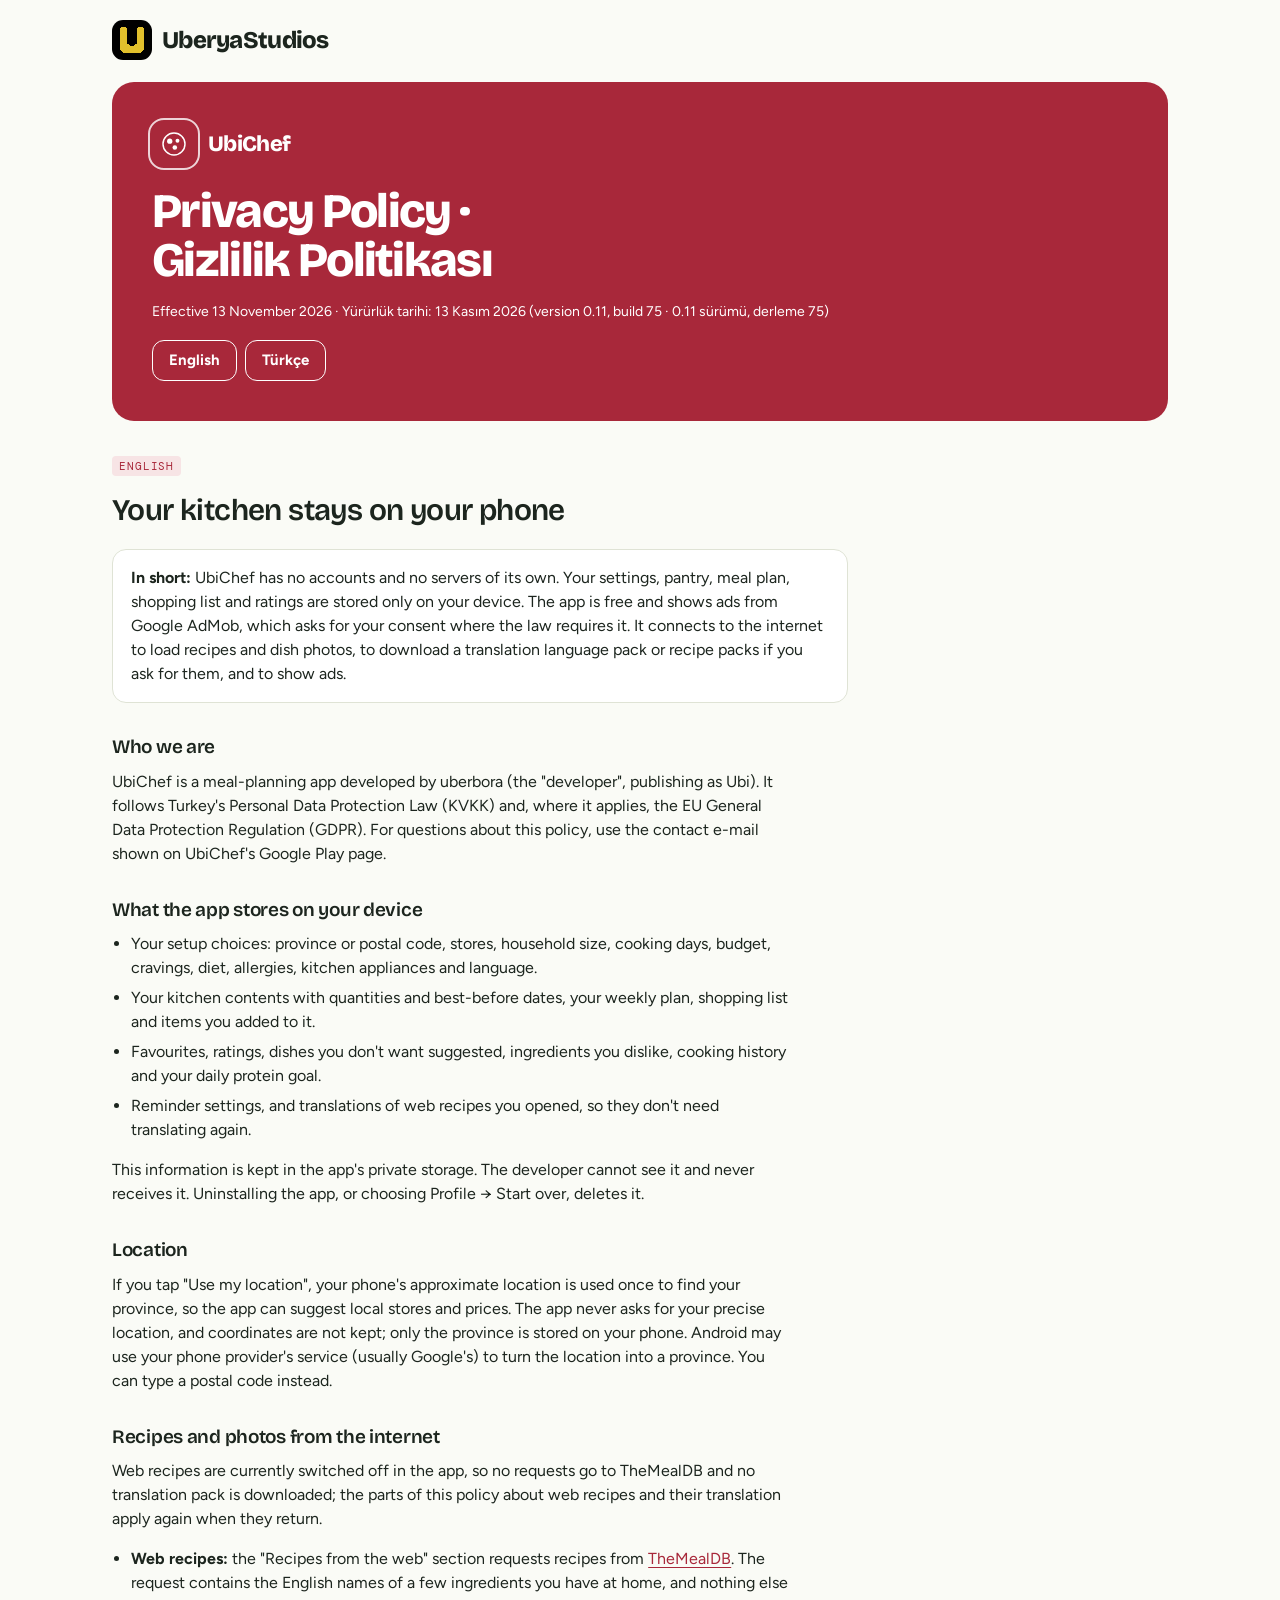
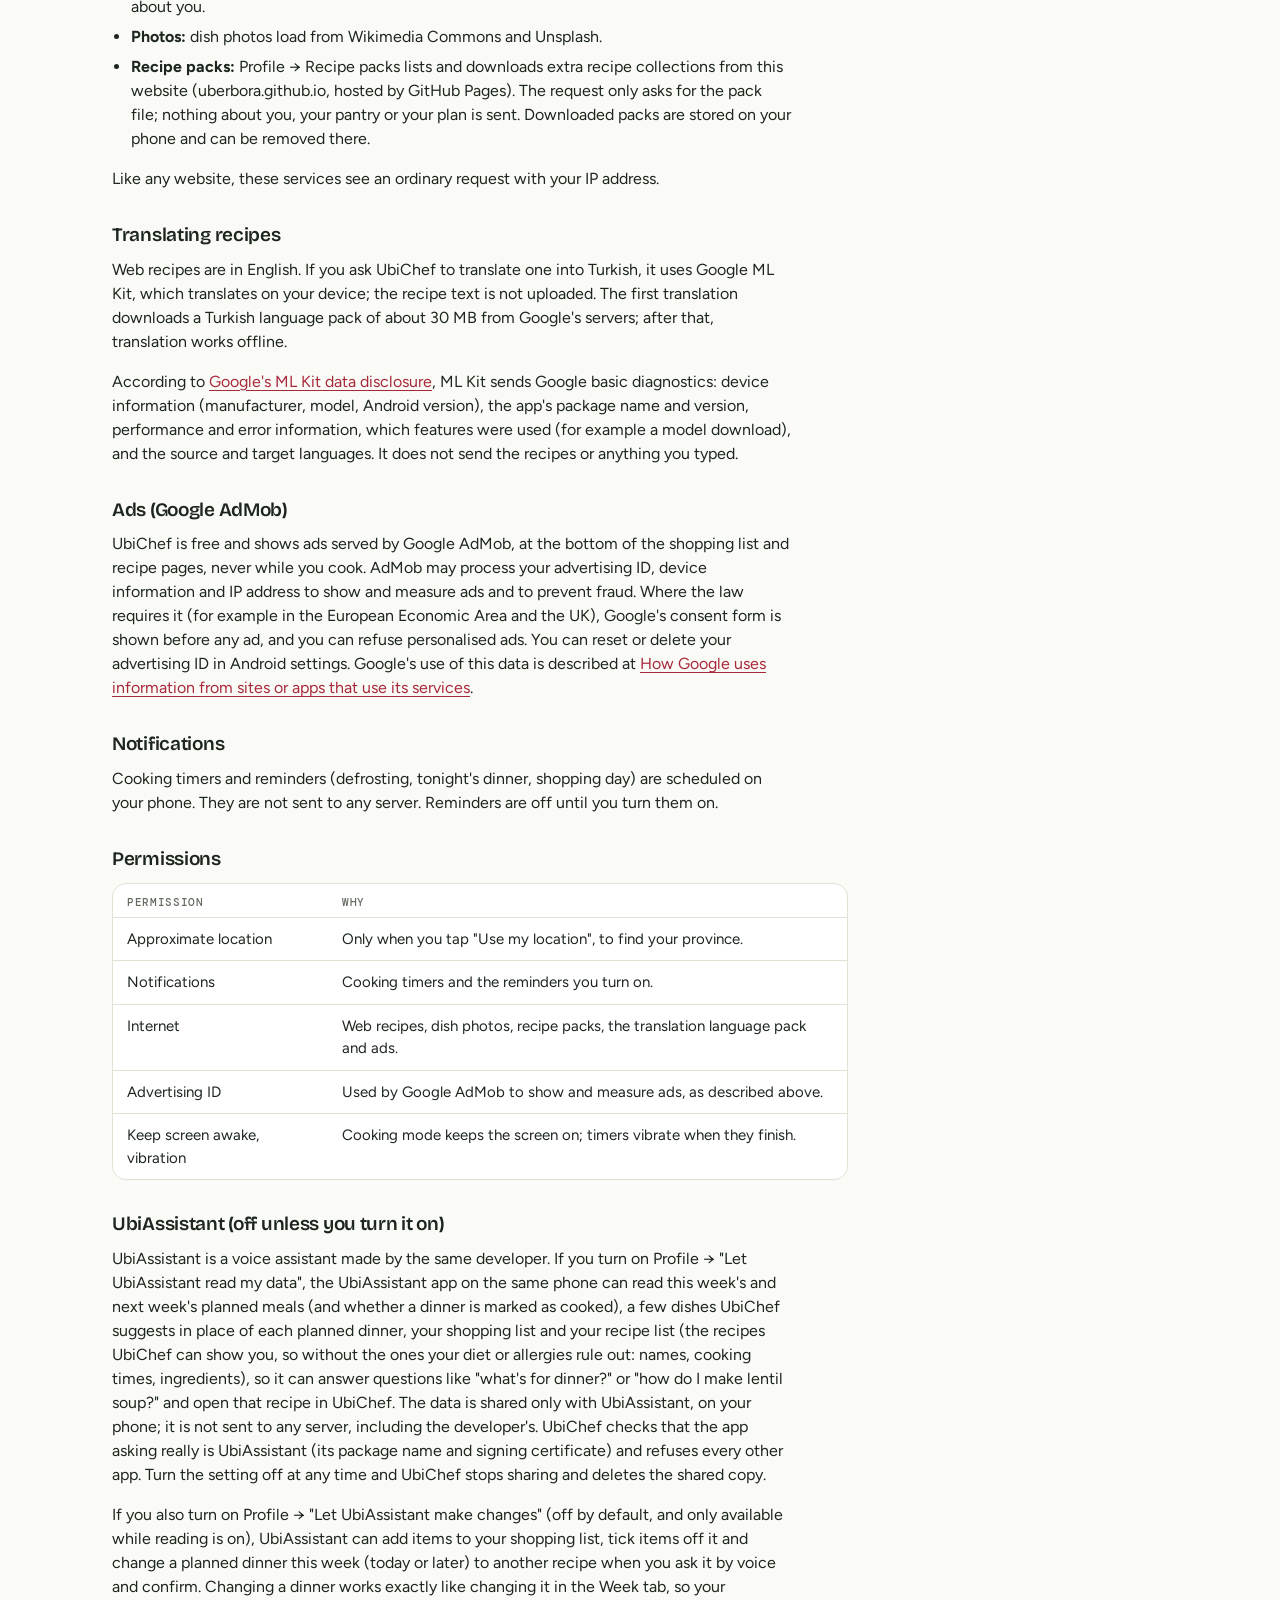
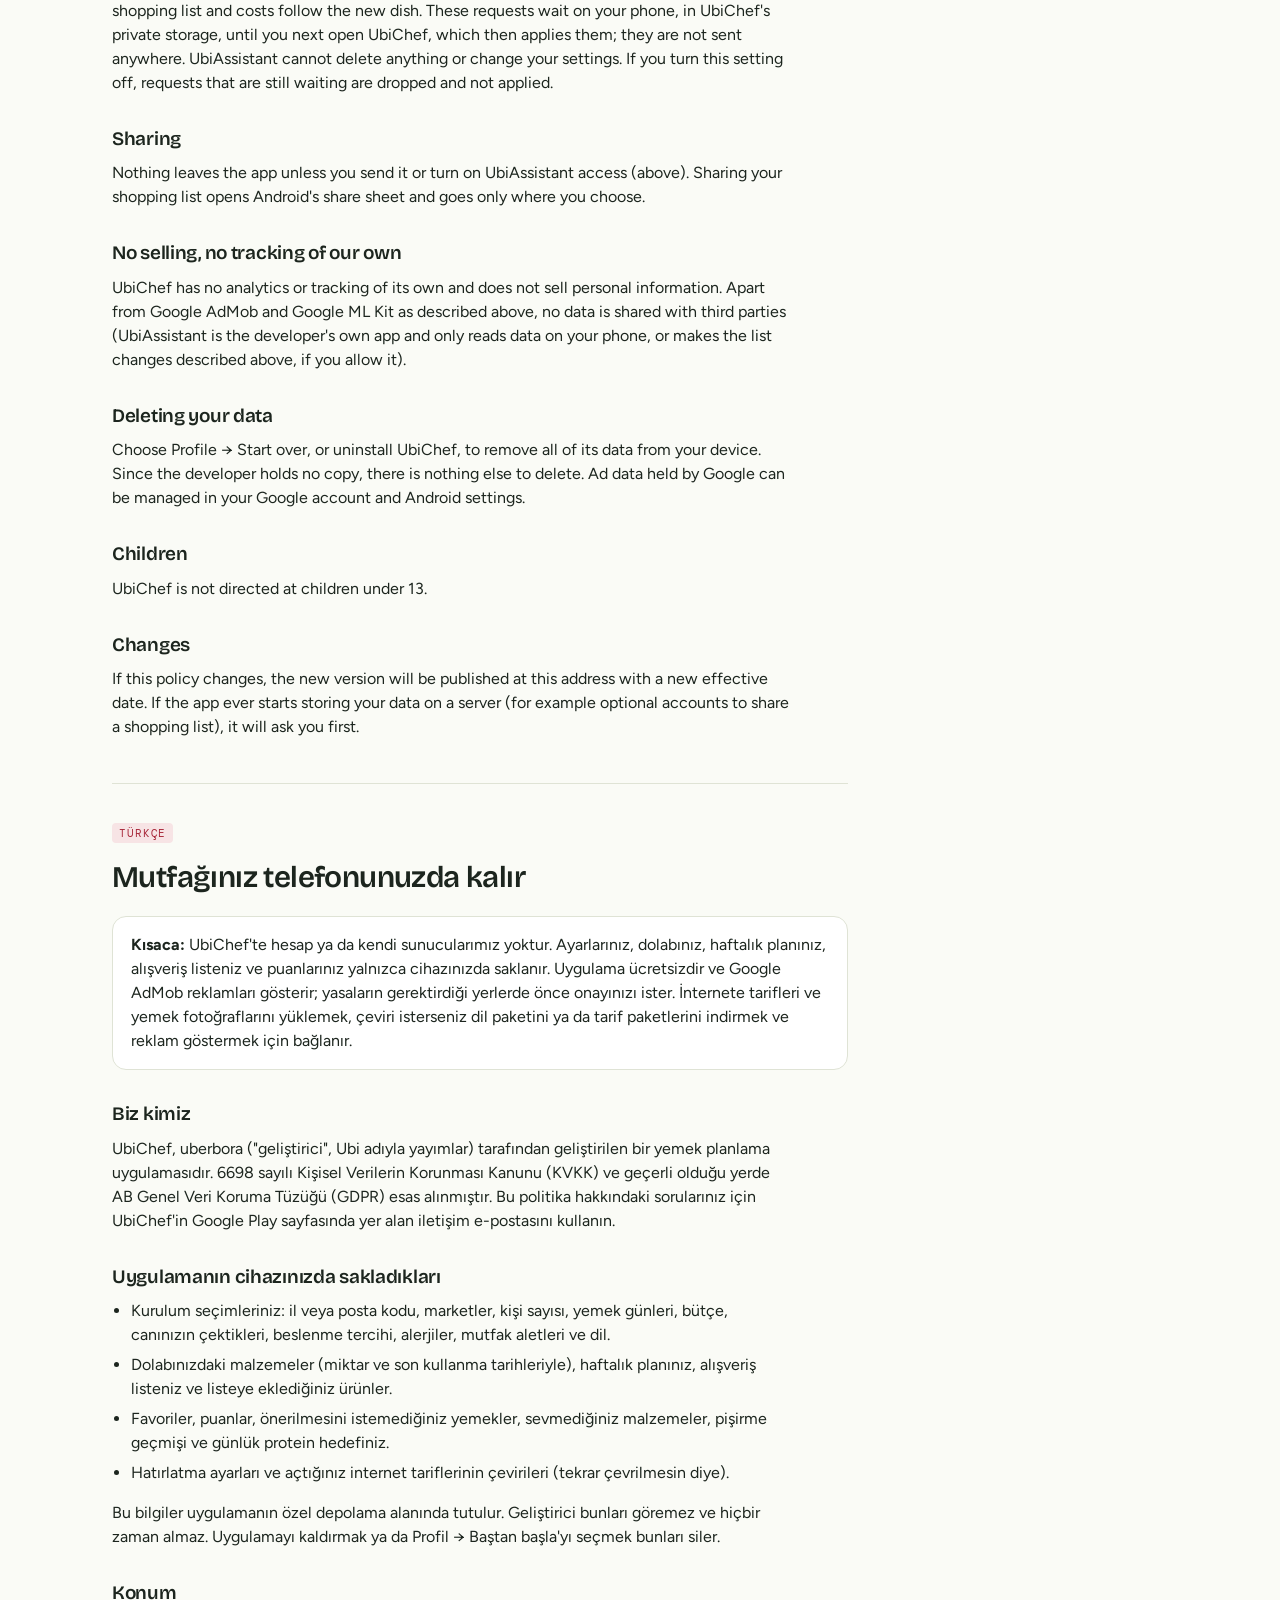
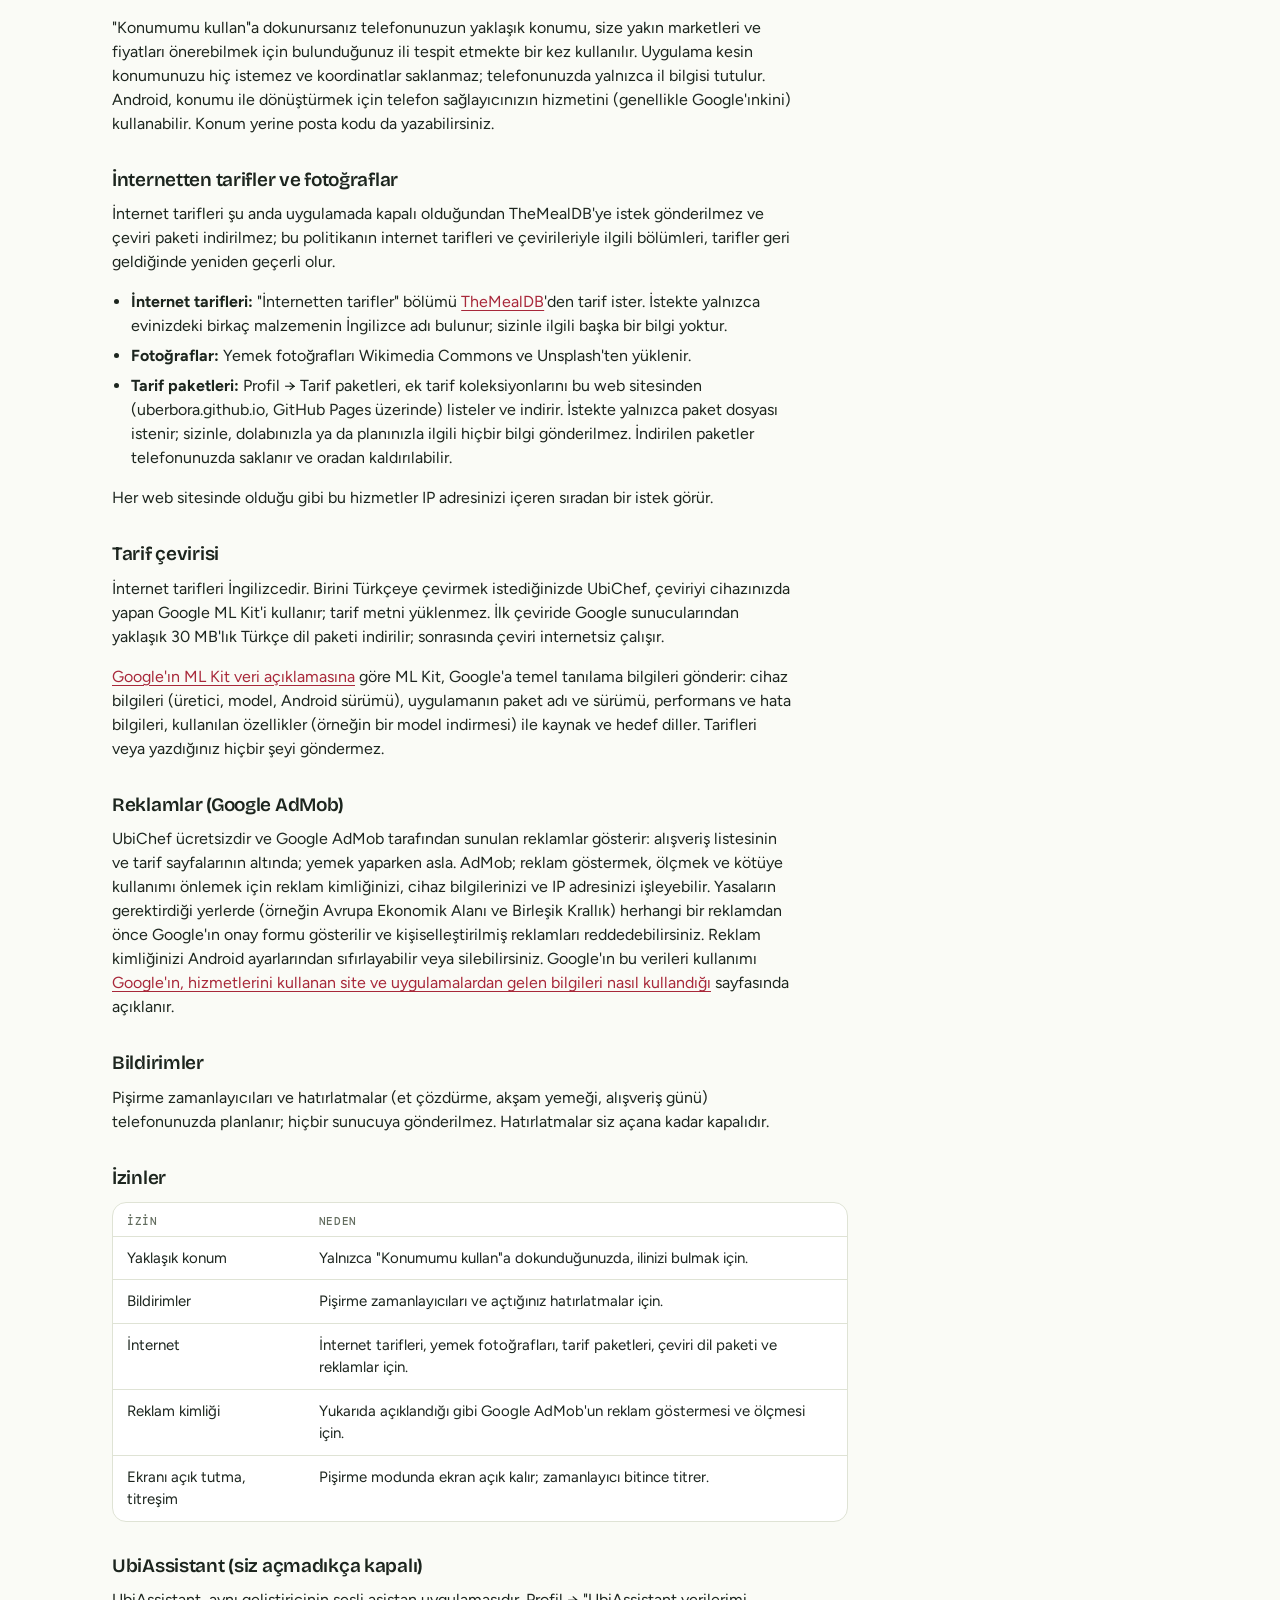
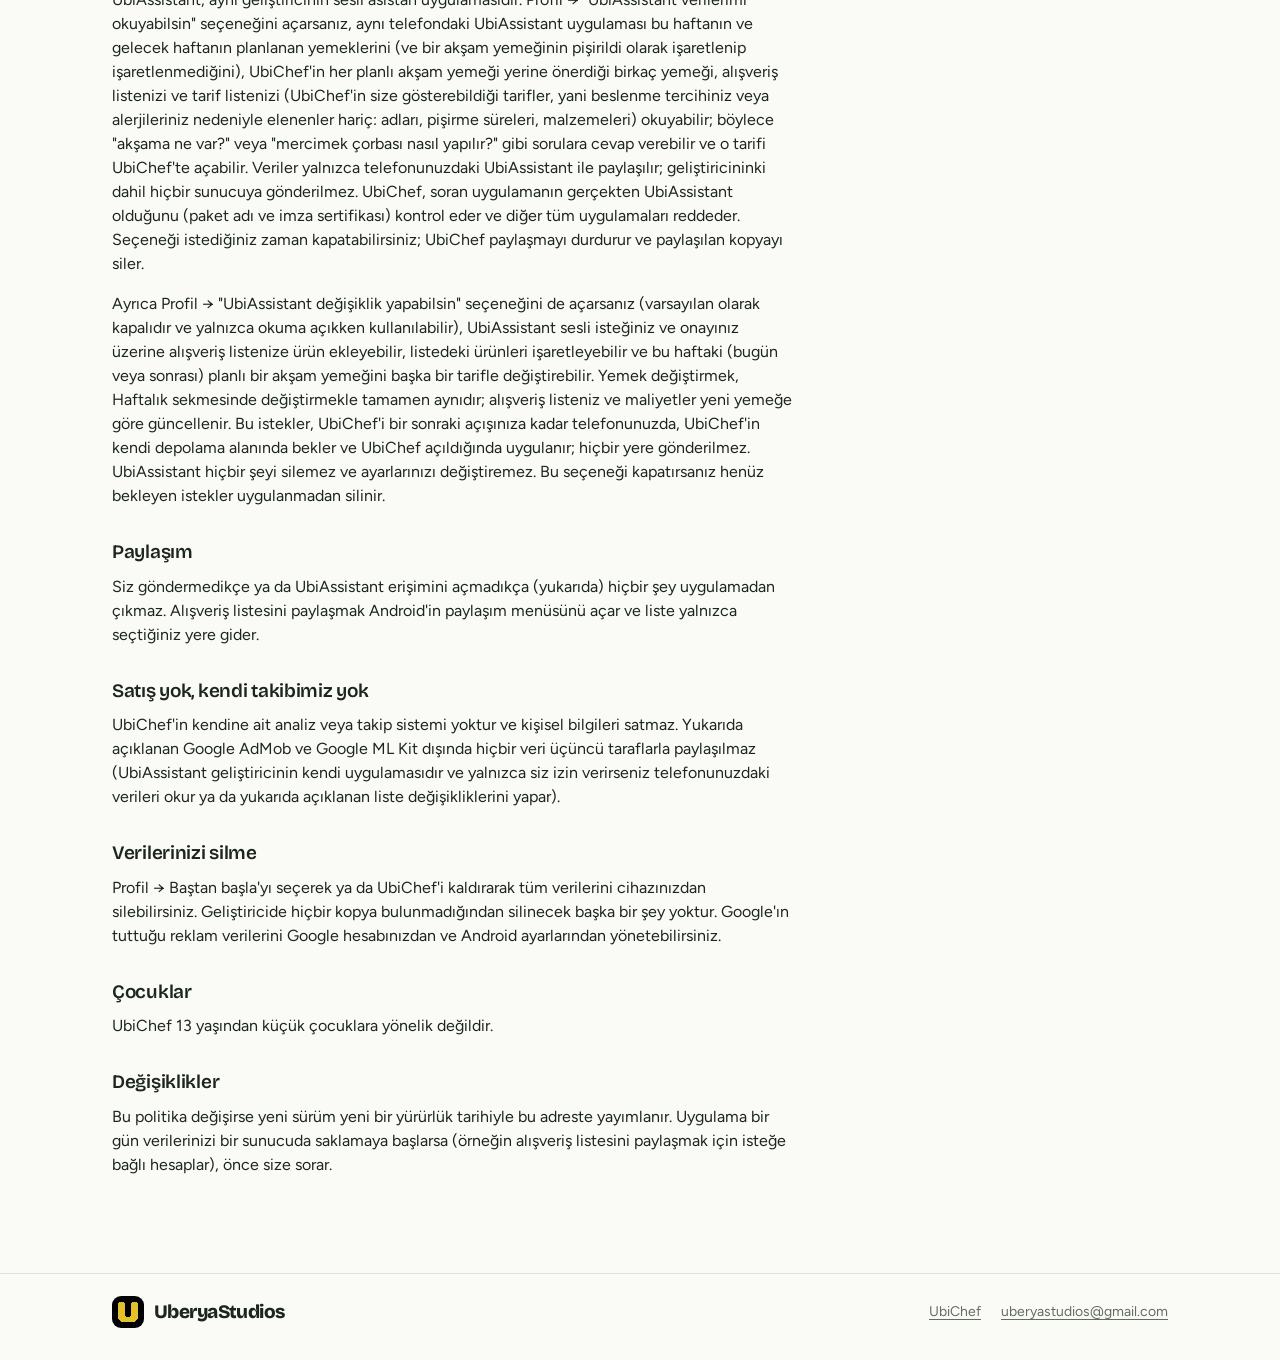
<file: ubichef/privacy/index.html>
<!doctype html>
<html lang="en">
<head>
<meta charset="utf-8">
<meta name="viewport" content="width=device-width, initial-scale=1">
<title>UbiChef Privacy Policy</title>
<link rel="preconnect" href="https://fonts.googleapis.com">
<link rel="preconnect" href="https://fonts.gstatic.com" crossorigin>
<link rel="stylesheet" href="https://fonts.googleapis.com/css2?family=Bricolage+Grotesque:opsz,wght@12..96,600;12..96,800&amp;family=DM+Mono:wght@400;500&amp;family=Figtree:wght@400;500;600;700&amp;display=swap">
<link rel="stylesheet" href="../../assets/site.css">
<link rel="icon" href="../../assets/uberbora.svg" type="image/svg+xml">
</head>
<body class="app-ubichef app-page privacy">
<header class="on-sun">
  <div class="wrap topbar"><a class="brand" href="../../"><span class="umark"><svg viewBox="5 6 22 23" shape-rendering="crispEdges" aria-hidden="true"><path fill="#E1C02C" d="M6 6h5v1h-5zM21 6h5v1h-5zM5 7h7v14h-7zM20 7h7v14h-7zM5 21h8v1h-8zM19 21h8v1h-8zM5 22h9v1h-9zM18 22h9v1h-9zM5 23h22v3h-22zM6 26h20v1h-20zM7 27h18v1h-18zM8 28h16v1h-16z"/></svg></span><span class="wordmark">Uberya<b>Studios</b></span></a></div>
</header>

<section class="hero-app on-dark pv-hero">
  <div class="wrap">
    <a class="appname rm-app" href="../"><svg viewBox="0 0 108 108" aria-hidden="true">
        <rect width="108" height="108" rx="24" fill="#a8283a"/>
        <circle cx="54" cy="54" r="27" fill="none" stroke="#fff" stroke-width="3.6"/>
        <circle cx="43.5" cy="47" r="6.4" fill="#fff"/>
        <circle cx="62.5" cy="46" r="4.8" fill="#fff"/>
        <circle cx="56" cy="62.5" r="5.6" fill="#fff"/>
      </svg><span>UbiChef</span></a>
    <h1>Privacy Policy · Gizlilik Politikası</h1>
    <p class="small muted">Effective 13 November 2026 · Yürürlük tarihi: 13 Kasım 2026 (version 0.11, build 75 · 0.11 sürümü, derleme 75)</p>
    <nav class="lang" aria-label="Language">
      <a href="#en">English</a>
      <a href="#tr">Türkçe</a>
    </nav>
  </div>
</section>

<main class="wrap pv-body">
<section class="policy" id="en" lang="en">
    <span class="label">English</span>
    <h2>Your kitchen stays on your phone</h2>
    <div class="summary">
      <strong>In short:</strong> UbiChef has no accounts and no servers of its own. Your settings, pantry, meal plan,
      shopping list and ratings are stored only on your device. The app is free and shows ads from Google AdMob, which
      asks for your consent where the law requires it. It connects to the internet to load recipes and dish photos,
      to download a translation language pack or recipe packs if you ask for them, and to show ads.
    </div>

    <h3>Who we are</h3>
    <p>UbiChef is a meal-planning app developed by uberbora (the "developer", publishing as Ubi). It follows Turkey's
      Personal Data Protection Law (KVKK) and, where it applies, the EU General Data Protection Regulation (GDPR).
      For questions about this policy, use the contact e-mail shown on UbiChef's Google Play page.</p>

    <h3>What the app stores on your device</h3>
    <ul>
      <li>Your setup choices: province or postal code, stores, household size, cooking days, budget, cravings, diet,
        allergies, kitchen appliances and language.</li>
      <li>Your kitchen contents with quantities and best-before dates, your weekly plan, shopping list and items you
        added to it.</li>
      <li>Favourites, ratings, dishes you don't want suggested, ingredients you dislike, cooking history and your daily
        protein goal.</li>
      <li>Reminder settings, and translations of web recipes you opened, so they don't need translating again.</li>
    </ul>
    <p>This information is kept in the app's private storage. The developer cannot see it and never receives it.
      Uninstalling the app, or choosing Profile → Start over, deletes it.</p>

    <h3>Location</h3>
    <p>If you tap "Use my location", your phone's approximate location is used once to find your province, so the app can suggest
      local stores and prices. The app never asks for your precise location, and coordinates are not kept; only the province is stored on your phone. Android may
      use your phone provider's service (usually Google's) to turn the location into a province. You can type a postal
      code instead.</p>

    <h3>Recipes and photos from the internet</h3>
    <p>Web recipes are currently switched off in the app, so no requests go to TheMealDB and no translation pack is
      downloaded; the parts of this policy about web recipes and their translation apply again when they return.</p>
    <ul>
      <li><strong>Web recipes:</strong> the "Recipes from the web" section requests recipes from
        <a href="https://www.themealdb.com" rel="noopener">TheMealDB</a>. The request contains the English names of a
        few ingredients you have at home, and nothing else about you.</li>
      <li><strong>Photos:</strong> dish photos load from Wikimedia Commons and Unsplash.</li>
      <li><strong>Recipe packs:</strong> Profile → Recipe packs lists and downloads extra recipe collections from this
        website (uberbora.github.io, hosted by GitHub Pages). The request only asks for the pack file; nothing about you,
        your pantry or your plan is sent. Downloaded packs are stored on your phone and can be removed there.</li>
    </ul>
    <p>Like any website, these services see an ordinary request with your IP address.</p>

    <h3>Translating recipes</h3>
    <p>Web recipes are in English. If you ask UbiChef to translate one into Turkish, it uses Google ML Kit, which
      translates on your device; the recipe text is not uploaded. The first translation downloads a Turkish language pack
      of about 30 MB from Google's servers; after that, translation works offline.</p>
    <p>According to <a href="https://developers.google.com/ml-kit/android-data-disclosure" rel="noopener">Google's ML Kit
      data disclosure</a>, ML Kit sends Google basic diagnostics: device information (manufacturer, model, Android
      version), the app's package name and version, performance and error information, which features were used (for
      example a model download), and the source and target languages. It does not send the recipes or anything you
      typed.</p>

    <h3>Ads (Google AdMob)</h3>
    <p>UbiChef is free and shows ads served by Google AdMob, at the bottom of the shopping list and recipe pages, never
      while you cook. AdMob may process your advertising ID, device information and IP address to show and measure ads
      and to prevent fraud. Where the law requires it (for example in the European Economic Area and the UK), Google's
      consent form is shown before any ad, and you can refuse personalised ads. You can reset or delete your advertising
      ID in Android settings. Google's use of this data is described at
      <a href="https://policies.google.com/technologies/ads" rel="noopener">How Google uses information from sites or
      apps that use its services</a>.</p>

    <h3>Notifications</h3>
    <p>Cooking timers and reminders (defrosting, tonight's dinner, shopping day) are scheduled on your phone. They are
      not sent to any server. Reminders are off until you turn them on.</p>

    <h3>Permissions</h3>
    <div class="tablewrap">
      <table>
        <thead><tr><th scope="col">Permission</th><th scope="col">Why</th></tr></thead>
        <tbody>
          <tr><td>Approximate location</td><td>Only when you tap "Use my location", to find your province.</td></tr>
          <tr><td>Notifications</td><td>Cooking timers and the reminders you turn on.</td></tr>
          <tr><td>Internet</td><td>Web recipes, dish photos, recipe packs, the translation language pack and ads.</td></tr>
          <tr><td>Advertising ID</td><td>Used by Google AdMob to show and measure ads, as described above.</td></tr>
          <tr><td>Keep screen awake, vibration</td><td>Cooking mode keeps the screen on; timers vibrate when they finish.</td></tr>
        </tbody>
      </table>
    </div>

    <h3>UbiAssistant (off unless you turn it on)</h3>
    <p>UbiAssistant is a voice assistant made by the same developer. If you turn on Profile → "Let UbiAssistant read
      my data", the UbiAssistant app on the same phone can read this week's and next week's planned meals (and whether a
      dinner is marked as cooked), a few dishes UbiChef suggests in place of each planned dinner, your shopping
      list and your recipe list (the recipes UbiChef can show you, so without the ones your diet or allergies rule out:
      names, cooking times, ingredients), so it can answer questions like "what's for dinner?" or "how do I make
      lentil soup?" and open that recipe in UbiChef. The data is shared only with UbiAssistant, on your
      phone; it is not sent to any server, including the developer's. UbiChef checks that the app asking really is
      UbiAssistant (its package name and signing certificate) and refuses every other app. Turn the setting off at any
      time and UbiChef stops sharing and deletes the shared copy.</p>
    <p>If you also turn on Profile → "Let UbiAssistant make changes" (off by default, and only available while reading
      is on), UbiAssistant can add items to your shopping list, tick items off it and change a planned dinner this week
      (today or later) to another recipe when you ask it by voice and confirm. Changing a dinner works exactly like
      changing it in the Week tab, so your shopping list and costs follow the new dish. These
      requests wait on your phone, in UbiChef's private storage, until you next open UbiChef, which then applies them;
      they are not sent anywhere. UbiAssistant cannot delete anything or change your settings. If you turn this setting
      off, requests that are still waiting are dropped and not applied.</p>

    <h3>Sharing</h3>
    <p>Nothing leaves the app unless you send it or turn on UbiAssistant access (above). Sharing your shopping list opens Android's share sheet and goes only
      where you choose.</p>

    <h3>No selling, no tracking of our own</h3>
    <p>UbiChef has no analytics or tracking of its own and does not sell personal information. Apart from Google AdMob
      and Google ML Kit as described above, no data is shared with third parties (UbiAssistant is the developer's own
      app and only reads data on your phone, or makes the list changes described above, if you allow it).</p>

    <h3>Deleting your data</h3>
    <p>Choose Profile → Start over, or uninstall UbiChef, to remove all of its data from your device. Since the developer
      holds no copy, there is nothing else to delete. Ad data held by Google can be managed in your Google account and
      Android settings.</p>

    <h3>Children</h3>
    <p>UbiChef is not directed at children under 13.</p>

    <h3>Changes</h3>
    <p>If this policy changes, the new version will be published at this address with a new effective date. If the app
      ever starts storing your data on a server (for example optional accounts to share a shopping list), it will ask
      you first.</p>
  </section>
<section class="policy" id="tr" lang="tr">
    <span class="label">Türkçe</span>
    <h2>Mutfağınız telefonunuzda kalır</h2>
    <div class="summary">
      <strong>Kısaca:</strong> UbiChef'te hesap ya da kendi sunucularımız yoktur. Ayarlarınız, dolabınız, haftalık
      planınız, alışveriş listeniz ve puanlarınız yalnızca cihazınızda saklanır. Uygulama ücretsizdir ve Google AdMob
      reklamları gösterir; yasaların gerektirdiği yerlerde önce onayınızı ister. İnternete tarifleri ve yemek
      fotoğraflarını yüklemek, çeviri isterseniz dil paketini ya da tarif paketlerini indirmek ve reklam göstermek için bağlanır.
    </div>

    <h3>Biz kimiz</h3>
    <p>UbiChef, uberbora ("geliştirici", Ubi adıyla yayımlar) tarafından geliştirilen bir yemek planlama uygulamasıdır.
      6698 sayılı Kişisel Verilerin Korunması Kanunu (KVKK) ve geçerli olduğu yerde AB Genel Veri Koruma Tüzüğü (GDPR)
      esas alınmıştır. Bu politika hakkındaki sorularınız için UbiChef'in Google Play sayfasında yer alan iletişim
      e-postasını kullanın.</p>

    <h3>Uygulamanın cihazınızda sakladıkları</h3>
    <ul>
      <li>Kurulum seçimleriniz: il veya posta kodu, marketler, kişi sayısı, yemek günleri, bütçe, canınızın çektikleri,
        beslenme tercihi, alerjiler, mutfak aletleri ve dil.</li>
      <li>Dolabınızdaki malzemeler (miktar ve son kullanma tarihleriyle), haftalık planınız, alışveriş listeniz ve
        listeye eklediğiniz ürünler.</li>
      <li>Favoriler, puanlar, önerilmesini istemediğiniz yemekler, sevmediğiniz malzemeler, pişirme geçmişi ve günlük
        protein hedefiniz.</li>
      <li>Hatırlatma ayarları ve açtığınız internet tariflerinin çevirileri (tekrar çevrilmesin diye).</li>
    </ul>
    <p>Bu bilgiler uygulamanın özel depolama alanında tutulur. Geliştirici bunları göremez ve hiçbir zaman almaz.
      Uygulamayı kaldırmak ya da Profil → Baştan başla'yı seçmek bunları siler.</p>

    <h3>Konum</h3>
    <p>"Konumumu kullan"a dokunursanız telefonunuzun yaklaşık konumu, size yakın marketleri ve fiyatları önerebilmek için
      bulunduğunuz ili tespit etmekte bir kez kullanılır. Uygulama kesin konumunuzu hiç istemez ve koordinatlar saklanmaz; telefonunuzda yalnızca il
      bilgisi tutulur. Android, konumu ile dönüştürmek için telefon sağlayıcınızın hizmetini (genellikle Google'ınkini)
      kullanabilir. Konum yerine posta kodu da yazabilirsiniz.</p>

    <h3>İnternetten tarifler ve fotoğraflar</h3>
    <p>İnternet tarifleri şu anda uygulamada kapalı olduğundan TheMealDB'ye istek gönderilmez ve çeviri paketi
      indirilmez; bu politikanın internet tarifleri ve çevirileriyle ilgili bölümleri, tarifler geri geldiğinde yeniden geçerli olur.</p>
    <ul>
      <li><strong>İnternet tarifleri:</strong> "İnternetten tarifler" bölümü
        <a href="https://www.themealdb.com" rel="noopener">TheMealDB</a>'den tarif ister. İstekte yalnızca evinizdeki
        birkaç malzemenin İngilizce adı bulunur; sizinle ilgili başka bir bilgi yoktur.</li>
      <li><strong>Fotoğraflar:</strong> Yemek fotoğrafları Wikimedia Commons ve Unsplash'ten yüklenir.</li>
      <li><strong>Tarif paketleri:</strong> Profil → Tarif paketleri, ek tarif koleksiyonlarını bu web sitesinden
        (uberbora.github.io, GitHub Pages üzerinde) listeler ve indirir. İstekte yalnızca paket dosyası istenir; sizinle,
        dolabınızla ya da planınızla ilgili hiçbir bilgi gönderilmez. İndirilen paketler telefonunuzda saklanır ve oradan
        kaldırılabilir.</li>
    </ul>
    <p>Her web sitesinde olduğu gibi bu hizmetler IP adresinizi içeren sıradan bir istek görür.</p>

    <h3>Tarif çevirisi</h3>
    <p>İnternet tarifleri İngilizcedir. Birini Türkçeye çevirmek istediğinizde UbiChef, çeviriyi cihazınızda yapan
      Google ML Kit'i kullanır; tarif metni yüklenmez. İlk çeviride Google sunucularından yaklaşık 30 MB'lık Türkçe dil
      paketi indirilir; sonrasında çeviri internetsiz çalışır.</p>
    <p><a href="https://developers.google.com/ml-kit/android-data-disclosure" rel="noopener">Google'ın ML Kit veri
      açıklamasına</a> göre ML Kit, Google'a temel tanılama bilgileri gönderir: cihaz bilgileri (üretici, model, Android
      sürümü), uygulamanın paket adı ve sürümü, performans ve hata bilgileri, kullanılan özellikler (örneğin bir model
      indirmesi) ile kaynak ve hedef diller. Tarifleri veya yazdığınız hiçbir şeyi göndermez.</p>

    <h3>Reklamlar (Google AdMob)</h3>
    <p>UbiChef ücretsizdir ve Google AdMob tarafından sunulan reklamlar gösterir: alışveriş listesinin ve tarif
      sayfalarının altında; yemek yaparken asla. AdMob; reklam göstermek, ölçmek ve kötüye kullanımı önlemek için
      reklam kimliğinizi, cihaz bilgilerinizi ve IP adresinizi işleyebilir. Yasaların gerektirdiği yerlerde (örneğin
      Avrupa Ekonomik Alanı ve Birleşik Krallık) herhangi bir reklamdan önce Google'ın onay formu gösterilir ve
      kişiselleştirilmiş reklamları reddedebilirsiniz. Reklam kimliğinizi Android ayarlarından sıfırlayabilir veya
      silebilirsiniz. Google'ın bu verileri kullanımı
      <a href="https://policies.google.com/technologies/ads?hl=tr" rel="noopener">Google'ın, hizmetlerini kullanan site ve
      uygulamalardan gelen bilgileri nasıl kullandığı</a> sayfasında açıklanır.</p>

    <h3>Bildirimler</h3>
    <p>Pişirme zamanlayıcıları ve hatırlatmalar (et çözdürme, akşam yemeği, alışveriş günü) telefonunuzda planlanır;
      hiçbir sunucuya gönderilmez. Hatırlatmalar siz açana kadar kapalıdır.</p>

    <h3>İzinler</h3>
    <div class="tablewrap">
      <table>
        <thead><tr><th scope="col">İzin</th><th scope="col">Neden</th></tr></thead>
        <tbody>
          <tr><td>Yaklaşık konum</td><td>Yalnızca "Konumumu kullan"a dokunduğunuzda, ilinizi bulmak için.</td></tr>
          <tr><td>Bildirimler</td><td>Pişirme zamanlayıcıları ve açtığınız hatırlatmalar için.</td></tr>
          <tr><td>İnternet</td><td>İnternet tarifleri, yemek fotoğrafları, tarif paketleri, çeviri dil paketi ve reklamlar için.</td></tr>
          <tr><td>Reklam kimliği</td><td>Yukarıda açıklandığı gibi Google AdMob'un reklam göstermesi ve ölçmesi için.</td></tr>
          <tr><td>Ekranı açık tutma, titreşim</td><td>Pişirme modunda ekran açık kalır; zamanlayıcı bitince titrer.</td></tr>
        </tbody>
      </table>
    </div>

    <h3>UbiAssistant (siz açmadıkça kapalı)</h3>
    <p>UbiAssistant, aynı geliştiricinin sesli asistan uygulamasıdır. Profil → "UbiAssistant verilerimi okuyabilsin"
      seçeneğini açarsanız, aynı telefondaki UbiAssistant uygulaması bu haftanın ve gelecek haftanın planlanan yemeklerini
      (ve bir akşam yemeğinin pişirildi olarak işaretlenip işaretlenmediğini), UbiChef'in her planlı akşam yemeği
      yerine önerdiği birkaç yemeği, alışveriş listenizi ve tarif listenizi (UbiChef'in size gösterebildiği tarifler, yani beslenme tercihiniz veya
      alerjileriniz nedeniyle elenenler hariç: adları, pişirme süreleri, malzemeleri) okuyabilir; böylece "akşama ne
      var?" veya "mercimek çorbası nasıl yapılır?" gibi sorulara cevap verebilir ve o tarifi UbiChef'te açabilir. Veriler yalnızca
      telefonunuzdaki UbiAssistant ile paylaşılır; geliştiricininki dahil hiçbir sunucuya gönderilmez. UbiChef, soran
      uygulamanın gerçekten UbiAssistant olduğunu (paket adı ve imza sertifikası) kontrol eder ve diğer tüm uygulamaları
      reddeder. Seçeneği istediğiniz zaman kapatabilirsiniz; UbiChef paylaşmayı durdurur ve paylaşılan kopyayı siler.</p>
    <p>Ayrıca Profil → "UbiAssistant değişiklik yapabilsin" seçeneğini de açarsanız (varsayılan olarak kapalıdır ve
      yalnızca okuma açıkken kullanılabilir), UbiAssistant sesli isteğiniz ve onayınız üzerine alışveriş listenize ürün
      ekleyebilir, listedeki ürünleri işaretleyebilir ve bu haftaki (bugün veya sonrası) planlı bir akşam yemeğini başka
      bir tarifle değiştirebilir. Yemek değiştirmek, Haftalık sekmesinde değiştirmekle tamamen aynıdır; alışveriş listeniz
      ve maliyetler yeni yemeğe göre güncellenir. Bu istekler, UbiChef'i bir sonraki açışınıza kadar telefonunuzda,
      UbiChef'in kendi depolama alanında bekler ve UbiChef açıldığında uygulanır; hiçbir yere gönderilmez. UbiAssistant
      hiçbir şeyi silemez ve ayarlarınızı değiştiremez. Bu seçeneği kapatırsanız henüz bekleyen istekler uygulanmadan
      silinir.</p>

    <h3>Paylaşım</h3>
    <p>Siz göndermedikçe ya da UbiAssistant erişimini açmadıkça (yukarıda) hiçbir şey uygulamadan çıkmaz. Alışveriş listesini paylaşmak Android'in paylaşım menüsünü açar
      ve liste yalnızca seçtiğiniz yere gider.</p>

    <h3>Satış yok, kendi takibimiz yok</h3>
    <p>UbiChef'in kendine ait analiz veya takip sistemi yoktur ve kişisel bilgileri satmaz. Yukarıda açıklanan Google
      AdMob ve Google ML Kit dışında hiçbir veri üçüncü taraflarla paylaşılmaz (UbiAssistant geliştiricinin kendi
      uygulamasıdır ve yalnızca siz izin verirseniz telefonunuzdaki verileri okur ya da yukarıda açıklanan liste
      değişikliklerini yapar).</p>

    <h3>Verilerinizi silme</h3>
    <p>Profil → Baştan başla'yı seçerek ya da UbiChef'i kaldırarak tüm verilerini cihazınızdan silebilirsiniz.
      Geliştiricide hiçbir kopya bulunmadığından silinecek başka bir şey yoktur. Google'ın tuttuğu reklam verilerini
      Google hesabınızdan ve Android ayarlarından yönetebilirsiniz.</p>

    <h3>Çocuklar</h3>
    <p>UbiChef 13 yaşından küçük çocuklara yönelik değildir.</p>

    <h3>Değişiklikler</h3>
    <p>Bu politika değişirse yeni sürüm yeni bir yürürlük tarihiyle bu adreste yayımlanır. Uygulama bir gün verilerinizi
      bir sunucuda saklamaya başlarsa (örneğin alışveriş listesini paylaşmak için isteğe bağlı hesaplar), önce size
      sorar.</p>
  </section>
</main>

<footer class="site">
  <div class="wrap row">
    <a class="brand" href="../../"><span class="umark"><svg viewBox="5 6 22 23" shape-rendering="crispEdges" aria-hidden="true"><path fill="#E1C02C" d="M6 6h5v1h-5zM21 6h5v1h-5zM5 7h7v14h-7zM20 7h7v14h-7zM5 21h8v1h-8zM19 21h8v1h-8zM5 22h9v1h-9zM18 22h9v1h-9zM5 23h22v3h-22zM6 26h20v1h-20zM7 27h18v1h-18zM8 28h16v1h-16z"/></svg></span><span class="wordmark">Uberya<b>Studios</b></span></a>
    <nav aria-label="UbiChef">
      <a href="../">UbiChef</a>
      <a href="mailto:uberyastudios@gmail.com">uberyastudios@gmail.com</a>
    </nav>
  </div>
</footer>
</body>
</html>
</file>
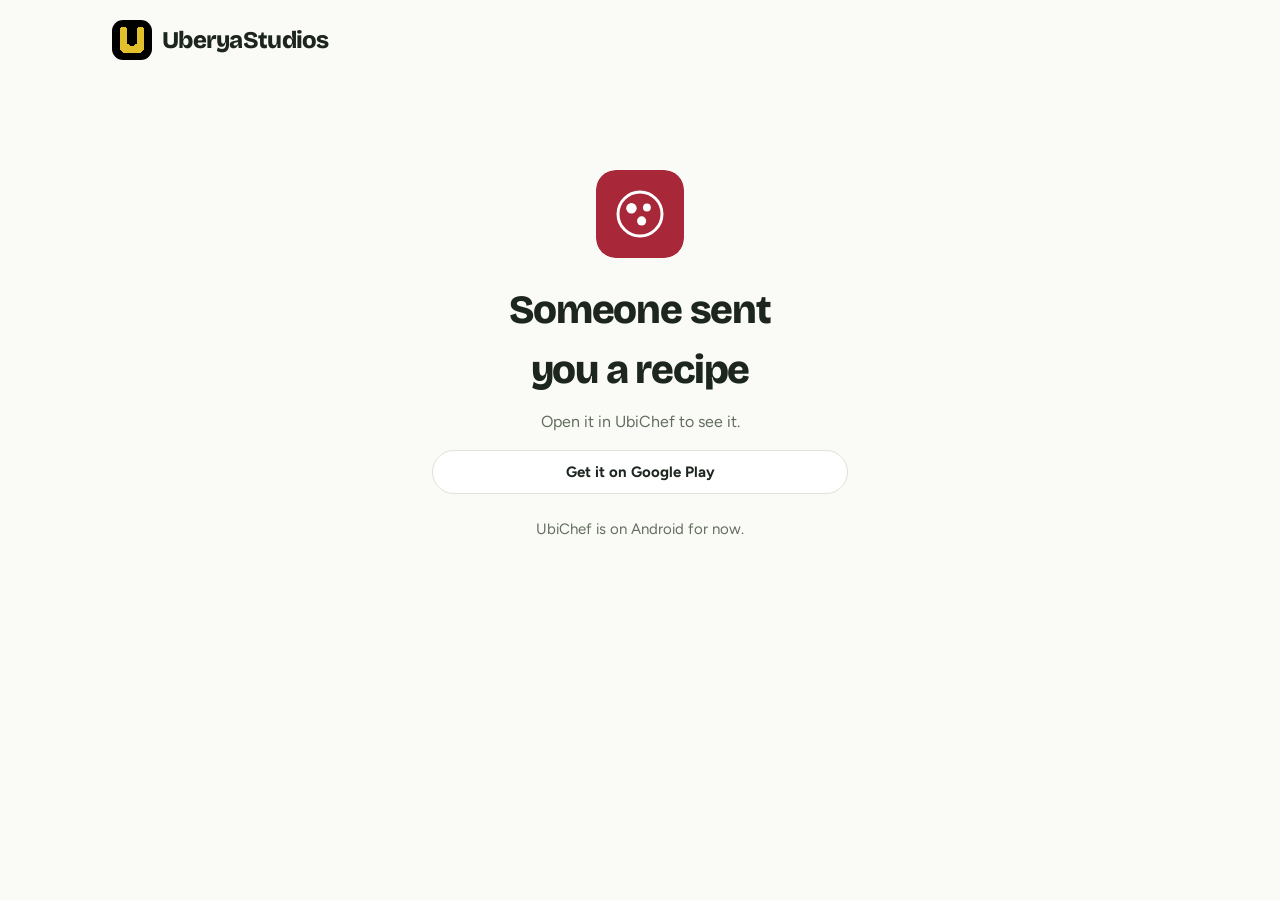
<file: ubichef/r/index.html>
<!doctype html>
<html lang="tr">
<head>
<meta charset="utf-8">
<meta name="viewport" content="width=device-width, initial-scale=1">
<meta name="robots" content="noindex">
<title>UbiChef</title>
<meta property="og:title" content="UbiChef'te bir tarif">
<meta property="og:description" content="Bir arkadaşın sana UbiChef'ten bir tarif gönderdi. / A friend sent you a recipe from UbiChef.">
<link rel="icon" href="../../assets/uberbora.svg" type="image/svg+xml">
<link rel="preconnect" href="https://fonts.googleapis.com">
<link rel="preconnect" href="https://fonts.gstatic.com" crossorigin>
<link rel="stylesheet" href="https://fonts.googleapis.com/css2?family=Bricolage+Grotesque:opsz,wght@12..96,600;12..96,800&amp;family=DM+Mono:wght@400;500&amp;family=Figtree:wght@400;500;600;700&amp;display=swap">
<link rel="stylesheet" href="../../assets/site.css">
<style>
  /* Opens the shared recipe in the UbiChef app. On purpose, this page never shows the recipe itself. */
  .handoff { max-width: 26rem; margin: 0 auto; padding: clamp(40px, 9vw, 88px) 0; text-align: center; }
  .handoff > svg { width: 88px; height: 88px; margin: 0 auto 22px; }
  .handoff h1 { font-size: clamp(30px, 7vw, 40px); margin-bottom: 10px; }
  .handoff p { color: var(--muted); }
  .handoff .btn { display: flex; justify-content: center; width: 100%; margin-top: 12px; }
  .handoff small { display: block; margin-top: 24px; color: var(--muted); font-size: 15px; }
</style>
</head>
<body class="app-ubichef app-page">
<header class="on-sun">
  <div class="wrap topbar"><a class="brand" href="../../"><span class="umark"><svg viewBox="5 6 22 23" shape-rendering="crispEdges" aria-hidden="true"><path fill="#E1C02C" d="M6 6h5v1h-5zM21 6h5v1h-5zM5 7h7v14h-7zM20 7h7v14h-7zM5 21h8v1h-8zM19 21h8v1h-8zM5 22h9v1h-9zM18 22h9v1h-9zM5 23h22v3h-22zM6 26h20v1h-20zM7 27h18v1h-18zM8 28h16v1h-16z"/></svg></span><span class="wordmark">Uberya<b>Studios</b></span></a></div>
</header>
<main class="wrap handoff">
  <svg viewBox="0 0 108 108" aria-hidden="true">
    <rect width="108" height="108" rx="24" fill="#a8283a"/>
    <circle cx="54" cy="54" r="27" fill="none" stroke="#fff" stroke-width="3.6"/>
    <circle cx="43.5" cy="47" r="6.4" fill="#fff"/><circle cx="62.5" cy="46" r="4.8" fill="#fff"/><circle cx="56" cy="62.5" r="5.6" fill="#fff"/>
  </svg>
  <h1 id="h">Sana bir tarif gönderildi</h1>
  <p id="p">Tarifi görmek için UbiChef'te aç.</p>
  <a class="btn sun px" id="open" href="#">UbiChef'te aç</a>
  <a class="btn quiet" id="get" href="https://play.google.com/store/apps/details?id=com.uberbora.ubichef">Google Play'den indir</a>
  <small id="s">UbiChef şimdilik yalnızca Android'de.</small>
</main>
<script>
  (function () {
    var q = new URLSearchParams(location.search);
    var id = q.get('id'), m = q.get('m');
    var ok = /^[A-Za-z0-9_]{1,40}$/;
    var path = id && ok.test(id) ? 'recipe/' + id : m && ok.test(m) ? 'meal/' + m : '';
    var play = 'https://play.google.com/store/apps/details?id=com.uberbora.ubichef';
    var en = !/^tr\b/i.test(navigator.language || '');
    if (en) {
      document.documentElement.lang = 'en';
      document.getElementById('h').textContent = 'Someone sent you a recipe';
      document.getElementById('p').textContent = 'Open it in UbiChef to see it.';
      document.getElementById('open').textContent = 'Open in UbiChef';
      document.getElementById('get').textContent = 'Get it on Google Play';
      document.getElementById('s').textContent = 'UbiChef is on Android for now.';
    }
    var openBtn = document.getElementById('open');
    if (!path) { openBtn.style.display = 'none'; return; }
    var android = /Android/i.test(navigator.userAgent);
    if (!android) { openBtn.style.display = 'none'; return; }
    // Android: open the app at the recipe; Chrome falls back to the Play Store when UbiChef isn't installed.
    var intent = 'intent://' + path + '#Intent;scheme=ubichef;package=com.uberbora.ubichef;S.browser_fallback_url=' + encodeURIComponent(play) + ';end';
    openBtn.href = intent;
    location.replace(intent);
  })();
</script>
</body>
</html>
</file>
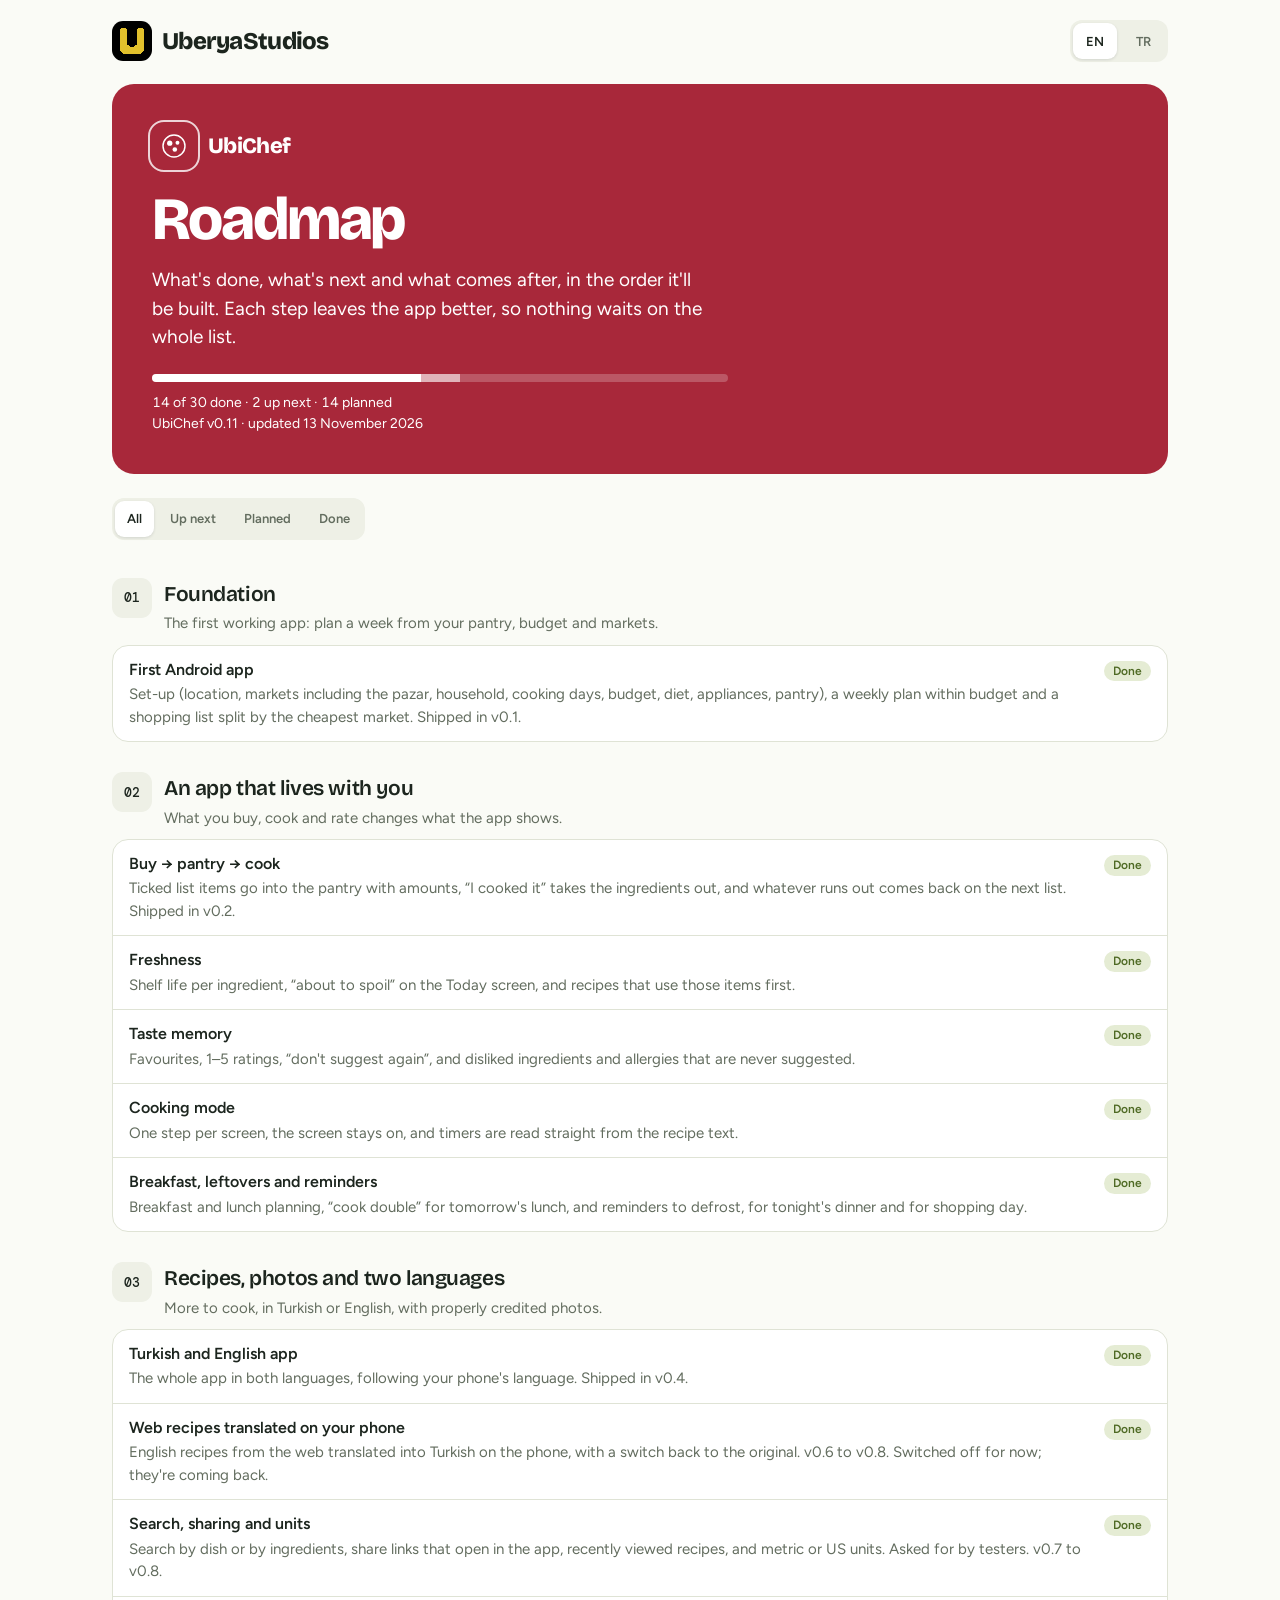
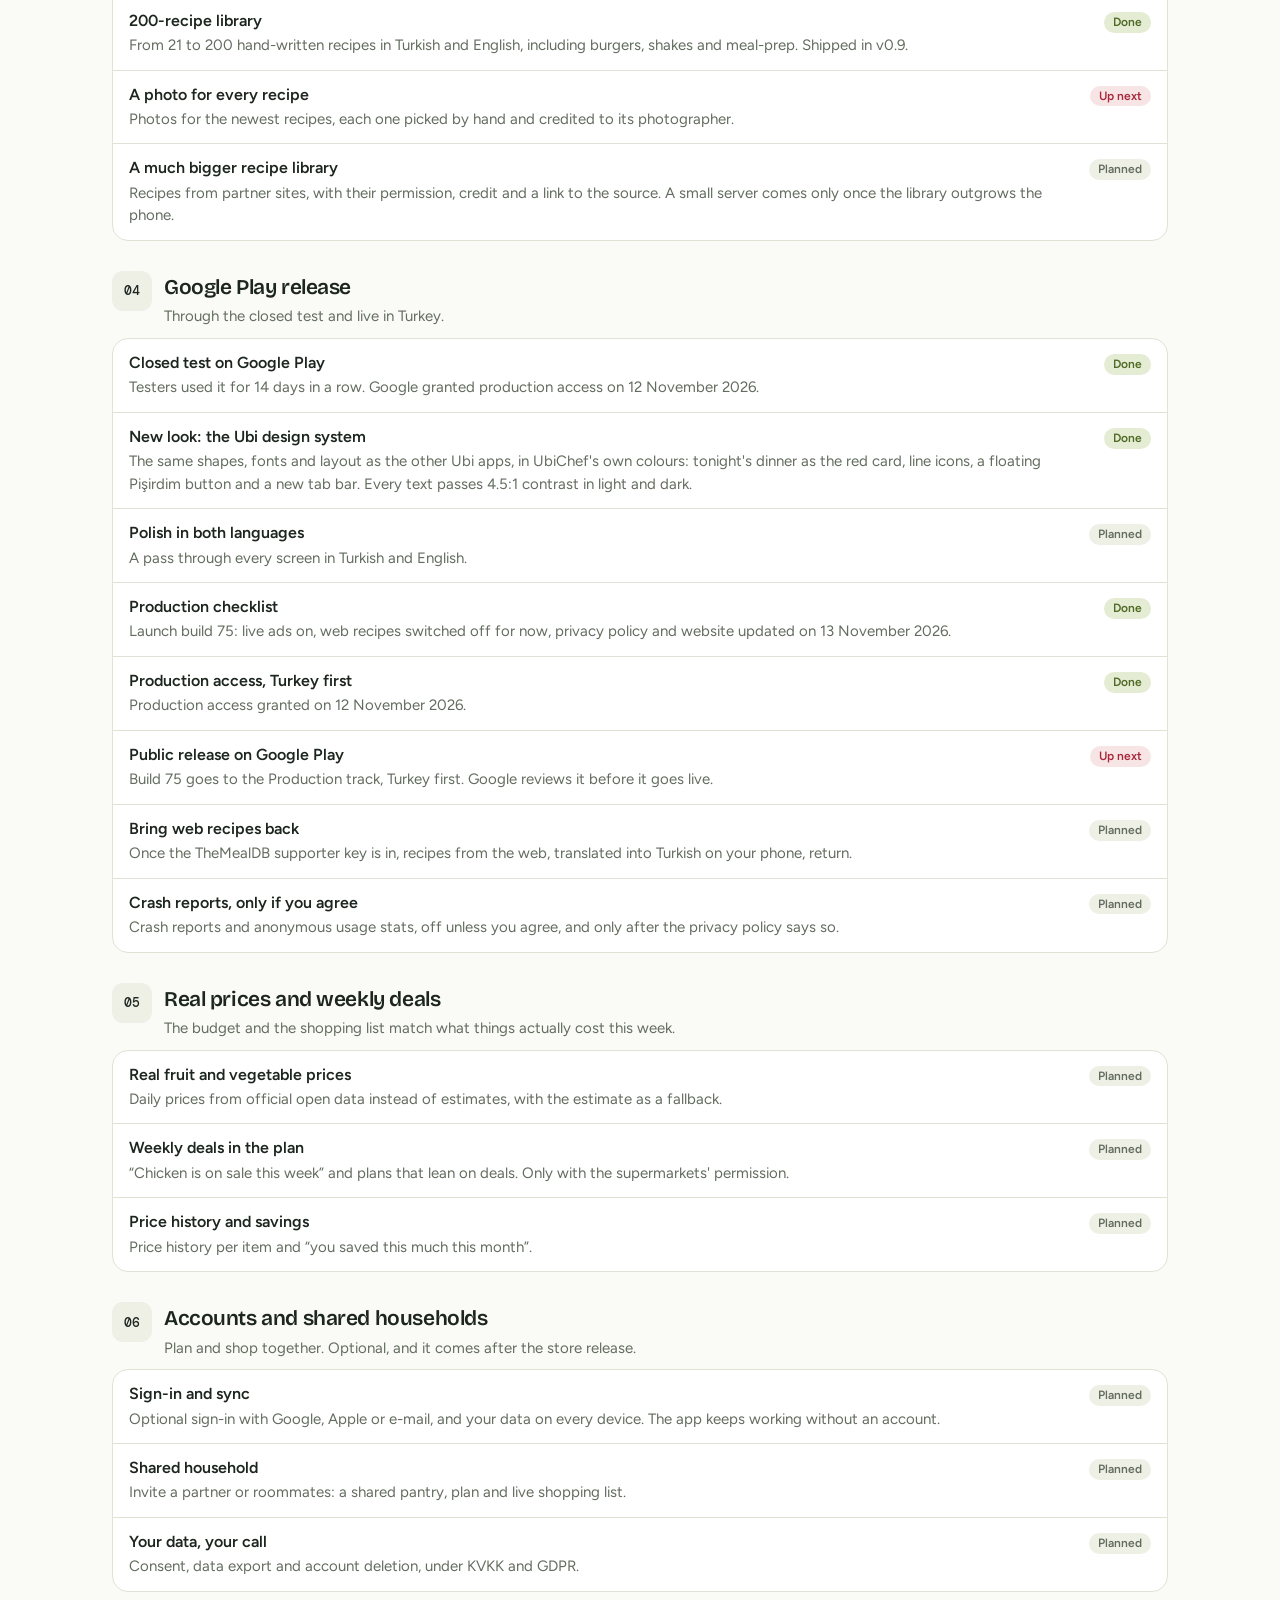
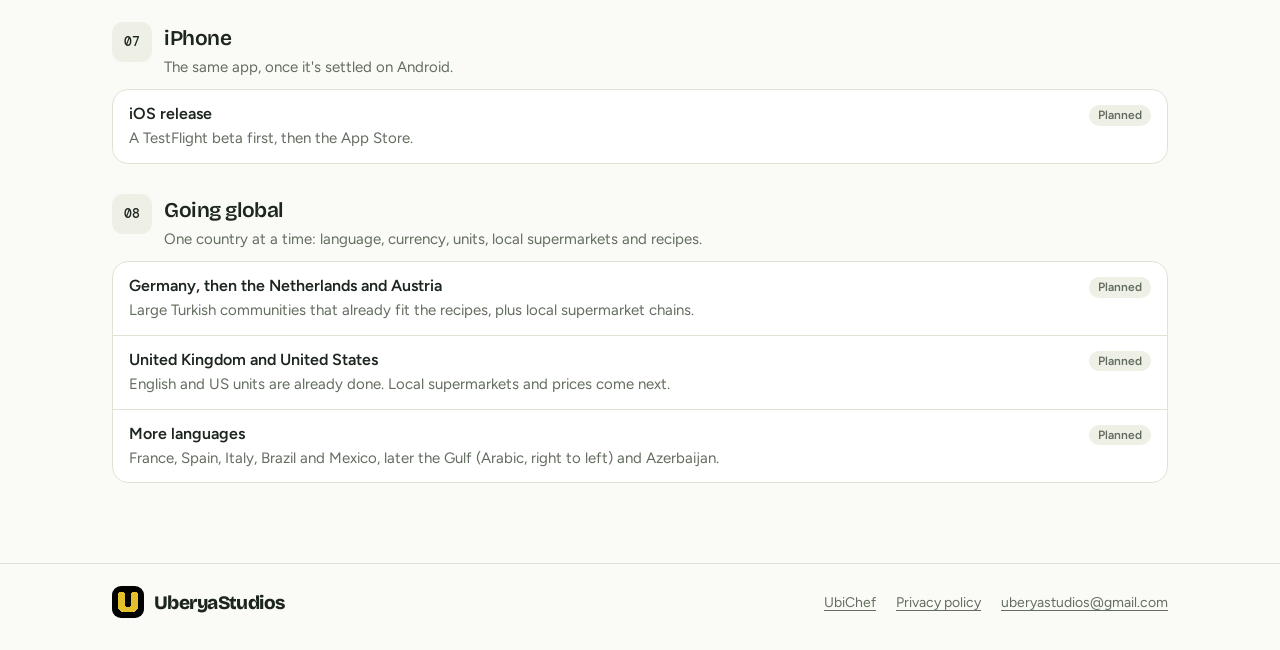
<file: ubichef/roadmap/index.html>
<!doctype html>
<html lang="en" data-lang="en">
<head>
<meta charset="utf-8">
<meta name="viewport" content="width=device-width, initial-scale=1">
<title>UbiChef roadmap</title>
<meta name="title-en" content="UbiChef roadmap">
<meta name="title-tr" content="UbiChef yol haritası">
<meta name="description" content="What's done in UbiChef, what's next and what comes after.">
<meta property="og:title" content="UbiChef roadmap">
<meta property="og:description" content="What's done in UbiChef, what's next and what comes after.">
<meta property="og:image" content="https://uberbora.github.io/assets/uberbora.png">
<link rel="icon" href="../../assets/uberbora.svg" type="image/svg+xml">
<link rel="preconnect" href="https://fonts.googleapis.com">
<link rel="preconnect" href="https://fonts.gstatic.com" crossorigin>
<link rel="stylesheet" href="https://fonts.googleapis.com/css2?family=Bricolage+Grotesque:opsz,wght@12..96,600;12..96,800&amp;family=DM+Mono:wght@400;500&amp;family=Figtree:wght@400;500;600;700&amp;display=swap">
<link rel="stylesheet" href="../../assets/site.css">
<script src="../../assets/site.js"></script>
</head>
<body class="app-ubichef app-page">

<header class="on-sun">
  <div class="wrap topbar">
    <a class="brand" href="../../"><span class="umark"><svg viewBox="5 6 22 23" shape-rendering="crispEdges" aria-hidden="true"><path fill="#E1C02C" d="M6 6h5v1h-5zM21 6h5v1h-5zM5 7h7v14h-7zM20 7h7v14h-7zM5 21h8v1h-8zM19 21h8v1h-8zM5 22h9v1h-9zM18 22h9v1h-9zM5 23h22v3h-22zM6 26h20v1h-20zM7 27h18v1h-18zM8 28h16v1h-16z"/></svg></span><span class="wordmark">Uberya<b>Studios</b></span></a>
    <div class="langswitch" role="group" aria-label="Language / Dil"><button type="button" data-set="en" aria-pressed="true">EN</button><button type="button" data-set="tr" aria-pressed="false">TR</button></div>
  </div>
</header>

<main>
  <section class="hero-app on-dark rm-hero">
    <div class="wrap">
      <a class="appname rm-app" href="../"><svg viewBox="0 0 108 108" aria-hidden="true"><rect width="108" height="108" rx="24" fill="#a8283a"/><circle cx="54" cy="54" r="27" fill="none" stroke="#fff" stroke-width="3.6"/><circle cx="43.5" cy="47" r="6.4" fill="#fff"/><circle cx="62.5" cy="46" r="4.8" fill="#fff"/><circle cx="56" cy="62.5" r="5.6" fill="#fff"/></svg><span>UbiChef</span></a>
      <h1><span lang="en">Roadmap</span><span lang="tr">Yol haritası</span></h1>
      <p class="lede muted" lang="en">What&#x27;s done, what&#x27;s next and what comes after, in the order it&#x27;ll be built. Each step leaves the app better, so nothing waits on the whole list.</p><p class="lede muted" lang="tr">Neyin bittiği, sırada ne olduğu ve sonra ne geleceği, yapılacağı sırayla. Her adım uygulamayı biraz daha iyi bırakır; hiçbir şey listenin tamamını beklemez.</p>
      <div class="rm-progress" aria-hidden="true"><span class="d" style="width:46.7%"></span><span class="n" style="width:6.7%"></span></div>
      <p class="small muted rm-count"><span lang="en">14 of 30 done · 2 up next · 14 planned</span><span lang="tr">30 adımın 14 tanesi tamam · 2 sırada · 14 planlandı</span></p>
      <p class="small muted"><span lang="en">UbiChef v0.11 · updated 13 November 2026</span><span lang="tr">UbiChef v0.11 · 13 Kasım 2026 tarihinde güncellendi</span></p>
    </div>
  </section>

  <div class="wrap rm-body">
    <div class="rm-filters" role="group" aria-label="Show / Göster" hidden><button type="button" data-f="all" aria-pressed="true"><span lang="en">All</span><span lang="tr">Tümü</span></button><button type="button" data-f="next" aria-pressed="false"><span lang="en">Up next</span><span lang="tr">Sırada</span></button><button type="button" data-f="plan" aria-pressed="false"><span lang="en">Planned</span><span lang="tr">Planlandı</span></button><button type="button" data-f="done" aria-pressed="false"><span lang="en">Done</span><span lang="tr">Tamam</span></button></div>
    <section class="rm-phase">
      <div class="rm-head"><span class="rm-num px">01</span><div><h2><span lang="en">Foundation</span><span lang="tr">Temel</span></h2><p class="muted" lang="en">The first working app: plan a week from your pantry, budget and markets.</p><p class="muted" lang="tr">İlk çalışan uygulama: dolabına, bütçene ve marketlerine göre bir hafta planla.</p></div></div>
      <ol class="rm-list">
        <li class="rm-item" data-s="done">
          <span class="chip done"><span lang="en">Done</span><span lang="tr">Tamam</span></span>
          <div><h3><span lang="en">First Android app</span><span lang="tr">İlk Android uygulaması</span></h3><p lang="en">Set-up (location, markets including the pazar, household, cooking days, budget, diet, appliances, pantry), a weekly plan within budget and a shopping list split by the cheapest market. Shipped in v0.1.</p><p lang="tr">Kurulum (konum, pazar dahil marketler, hane, yemek günleri, bütçe, beslenme, mutfak aletleri, dolap), bütçeye uyan haftalık plan ve en ucuz markete göre bölünmüş alışveriş listesi. v0.1&#x27;de geldi.</p></div>
        </li>
      </ol>
    </section>
    <section class="rm-phase">
      <div class="rm-head"><span class="rm-num px">02</span><div><h2><span lang="en">An app that lives with you</span><span lang="tr">Seninle yaşayan bir uygulama</span></h2><p class="muted" lang="en">What you buy, cook and rate changes what the app shows.</p><p class="muted" lang="tr">Aldığın, pişirdiğin ve puanladığın her şey uygulamanın gösterdiğini değiştirir.</p></div></div>
      <ol class="rm-list">
        <li class="rm-item" data-s="done">
          <span class="chip done"><span lang="en">Done</span><span lang="tr">Tamam</span></span>
          <div><h3><span lang="en">Buy → pantry → cook</span><span lang="tr">Al → dolaba koy → pişir</span></h3><p lang="en">Ticked list items go into the pantry with amounts, “I cooked it” takes the ingredients out, and whatever runs out comes back on the next list. Shipped in v0.2.</p><p lang="tr">İşaretlediğin ürünler miktarıyla dolaba girer, “Pişirdim” malzemeleri düşer, biten her şey bir sonraki listeye geri gelir. v0.2&#x27;de geldi.</p></div>
        </li>
        <li class="rm-item" data-s="done">
          <span class="chip done"><span lang="en">Done</span><span lang="tr">Tamam</span></span>
          <div><h3><span lang="en">Freshness</span><span lang="tr">Tazelik</span></h3><p lang="en">Shelf life per ingredient, “about to spoil” on the Today screen, and recipes that use those items first.</p><p lang="tr">Her malzeme için raf ömrü, Bugün ekranında “Bozulmak üzere” ve önce bunları kullanan tarifler.</p></div>
        </li>
        <li class="rm-item" data-s="done">
          <span class="chip done"><span lang="en">Done</span><span lang="tr">Tamam</span></span>
          <div><h3><span lang="en">Taste memory</span><span lang="tr">Damak hafızası</span></h3><p lang="en">Favourites, 1–5 ratings, “don&#x27;t suggest again”, and disliked ingredients and allergies that are never suggested.</p><p lang="tr">Favoriler, 1–5 puan, “Bir daha önerme”; sevmediğin malzemeler ve alerjilerin asla önerilmez.</p></div>
        </li>
        <li class="rm-item" data-s="done">
          <span class="chip done"><span lang="en">Done</span><span lang="tr">Tamam</span></span>
          <div><h3><span lang="en">Cooking mode</span><span lang="tr">Pişirme modu</span></h3><p lang="en">One step per screen, the screen stays on, and timers are read straight from the recipe text.</p><p lang="tr">Her ekranda bir adım, ekran açık kalır, süreler doğrudan tarif metninden okunur.</p></div>
        </li>
        <li class="rm-item" data-s="done">
          <span class="chip done"><span lang="en">Done</span><span lang="tr">Tamam</span></span>
          <div><h3><span lang="en">Breakfast, leftovers and reminders</span><span lang="tr">Kahvaltı, artanlar ve hatırlatmalar</span></h3><p lang="en">Breakfast and lunch planning, “cook double” for tomorrow&#x27;s lunch, and reminders to defrost, for tonight&#x27;s dinner and for shopping day.</p><p lang="tr">Kahvaltı ve öğle planı, yarının öğlesi için “iki kat pişir”, buzdan çıkarma, akşam yemeği ve alışveriş günü hatırlatmaları.</p></div>
        </li>
      </ol>
    </section>
    <section class="rm-phase">
      <div class="rm-head"><span class="rm-num px">03</span><div><h2><span lang="en">Recipes, photos and two languages</span><span lang="tr">Tarifler, fotoğraflar ve iki dil</span></h2><p class="muted" lang="en">More to cook, in Turkish or English, with properly credited photos.</p><p class="muted" lang="tr">Pişirecek daha çok şey, Türkçe ya da İngilizce, fotoğrafçısı belirtilmiş fotoğraflarla.</p></div></div>
      <ol class="rm-list">
        <li class="rm-item" data-s="done">
          <span class="chip done"><span lang="en">Done</span><span lang="tr">Tamam</span></span>
          <div><h3><span lang="en">Turkish and English app</span><span lang="tr">Türkçe ve İngilizce uygulama</span></h3><p lang="en">The whole app in both languages, following your phone&#x27;s language. Shipped in v0.4.</p><p lang="tr">Uygulamanın tamamı iki dilde, telefonunun diline göre. v0.4&#x27;te geldi.</p></div>
        </li>
        <li class="rm-item" data-s="done">
          <span class="chip done"><span lang="en">Done</span><span lang="tr">Tamam</span></span>
          <div><h3><span lang="en">Web recipes translated on your phone</span><span lang="tr">Telefonunda çevrilen web tarifleri</span></h3><p lang="en">English recipes from the web translated into Turkish on the phone, with a switch back to the original. v0.6 to v0.8. Switched off for now; they&#x27;re coming back.</p><p lang="tr">Web&#x27;den İngilizce tarifler telefonda Türkçeye çevrilir; istersen orijinaline dönersin. v0.6–v0.8. Şimdilik kapalı; geri gelecek.</p></div>
        </li>
        <li class="rm-item" data-s="done">
          <span class="chip done"><span lang="en">Done</span><span lang="tr">Tamam</span></span>
          <div><h3><span lang="en">Search, sharing and units</span><span lang="tr">Arama, paylaşım ve birimler</span></h3><p lang="en">Search by dish or by ingredients, share links that open in the app, recently viewed recipes, and metric or US units. Asked for by testers. v0.7 to v0.8.</p><p lang="tr">Yemeğe ya da malzemeye göre arama, uygulamada açılan paylaşım linkleri, son bakılanlar, metrik ya da ABD birimleri. Test kullanıcılarının isteğiyle. v0.7–v0.8.</p></div>
        </li>
        <li class="rm-item" data-s="done">
          <span class="chip done"><span lang="en">Done</span><span lang="tr">Tamam</span></span>
          <div><h3><span lang="en">200-recipe library</span><span lang="tr">200 tariflik kütüphane</span></h3><p lang="en">From 21 to 200 hand-written recipes in Turkish and English, including burgers, shakes and meal-prep. Shipped in v0.9.</p><p lang="tr">21&#x27;den 200 elle yazılmış tarife, Türkçe ve İngilizce; burgerler, shake&#x27;ler ve meal-prep dahil. v0.9&#x27;da geldi.</p></div>
        </li>
        <li class="rm-item" data-s="next">
          <span class="chip next"><span lang="en">Up next</span><span lang="tr">Sırada</span></span>
          <div><h3><span lang="en">A photo for every recipe</span><span lang="tr">Her tarife bir fotoğraf</span></h3><p lang="en">Photos for the newest recipes, each one picked by hand and credited to its photographer.</p><p lang="tr">En yeni tariflerin fotoğrafları; her biri elle seçilir ve fotoğrafçısı belirtilir.</p></div>
        </li>
        <li class="rm-item" data-s="plan">
          <span class="chip plan"><span lang="en">Planned</span><span lang="tr">Planlandı</span></span>
          <div><h3><span lang="en">A much bigger recipe library</span><span lang="tr">Çok daha büyük bir tarif kütüphanesi</span></h3><p lang="en">Recipes from partner sites, with their permission, credit and a link to the source. A small server comes only once the library outgrows the phone.</p><p lang="tr">Ortak sitelerden, izinleriyle, adlarıyla ve kaynağa linkle tarifler. Küçük bir sunucu ancak kütüphane telefona sığmaz olunca gelir.</p></div>
        </li>
      </ol>
    </section>
    <section class="rm-phase">
      <div class="rm-head"><span class="rm-num px">04</span><div><h2><span lang="en">Google Play release</span><span lang="tr">Google Play&#x27;de yayın</span></h2><p class="muted" lang="en">Through the closed test and live in Turkey.</p><p class="muted" lang="tr">Kapalı testten geçip Türkiye&#x27;de yayında.</p></div></div>
      <ol class="rm-list">
        <li class="rm-item" data-s="done">
          <span class="chip done"><span lang="en">Done</span><span lang="tr">Tamam</span></span>
          <div><h3><span lang="en">Closed test on Google Play</span><span lang="tr">Google Play&#x27;de kapalı test</span></h3><p lang="en">Testers used it for 14 days in a row. Google granted production access on 12 November 2026.</p><p lang="tr">Test kullanıcıları 14 gün boyunca kullandı. Google, 12 Kasım 2026&#x27;da yayın iznini verdi.</p></div>
        </li>
        <li class="rm-item" data-s="done">
          <span class="chip done"><span lang="en">Done</span><span lang="tr">Tamam</span></span>
          <div><h3><span lang="en">New look: the Ubi design system</span><span lang="tr">Yeni görünüm: Ubi tasarım sistemi</span></h3><p lang="en">The same shapes, fonts and layout as the other Ubi apps, in UbiChef&#x27;s own colours: tonight&#x27;s dinner as the red card, line icons, a floating Pişirdim button and a new tab bar. Every text passes 4.5:1 contrast in light and dark.</p><p lang="tr">Diğer Ubi uygulamalarıyla aynı şekiller, yazı tipleri ve düzen, UbiChef&#x27;in kendi renkleriyle: bu akşamın yemeği kırmızı kartta, çizgi ikonlar, yüzen Pişirdim butonu ve yeni sekme çubuğu. Açık ve koyu temada her yazı 4.5:1 kontrastı geçer.</p></div>
        </li>
        <li class="rm-item" data-s="plan">
          <span class="chip plan"><span lang="en">Planned</span><span lang="tr">Planlandı</span></span>
          <div><h3><span lang="en">Polish in both languages</span><span lang="tr">İki dilde son rötuş</span></h3><p lang="en">A pass through every screen in Turkish and English.</p><p lang="tr">Her ekranın Türkçe ve İngilizce elden geçirilmesi.</p></div>
        </li>
        <li class="rm-item" data-s="done">
          <span class="chip done"><span lang="en">Done</span><span lang="tr">Tamam</span></span>
          <div><h3><span lang="en">Production checklist</span><span lang="tr">Yayın kontrol listesi</span></h3><p lang="en">Launch build 75: live ads on, web recipes switched off for now, privacy policy and website updated on 13 November 2026.</p><p lang="tr">Yayın sürümü 75: gerçek reklamlar açık, web tarifleri şimdilik kapalı, gizlilik politikası ve web sitesi 13 Kasım 2026&#x27;da güncellendi.</p></div>
        </li>
        <li class="rm-item" data-s="done">
          <span class="chip done"><span lang="en">Done</span><span lang="tr">Tamam</span></span>
          <div><h3><span lang="en">Production access, Turkey first</span><span lang="tr">Yayın izni, önce Türkiye</span></h3><p lang="en">Production access granted on 12 November 2026.</p><p lang="tr">Yayın izni 12 Kasım 2026&#x27;da verildi.</p></div>
        </li>
        <li class="rm-item" data-s="next">
          <span class="chip next"><span lang="en">Up next</span><span lang="tr">Sırada</span></span>
          <div><h3><span lang="en">Public release on Google Play</span><span lang="tr">Google Play&#x27;de herkese açık yayın</span></h3><p lang="en">Build 75 goes to the Production track, Turkey first. Google reviews it before it goes live.</p><p lang="tr">75. sürüm, önce Türkiye için yayın kanalına gider. Yayına girmeden önce Google inceler.</p></div>
        </li>
        <li class="rm-item" data-s="plan">
          <span class="chip plan"><span lang="en">Planned</span><span lang="tr">Planlandı</span></span>
          <div><h3><span lang="en">Bring web recipes back</span><span lang="tr">Web tariflerini geri getir</span></h3><p lang="en">Once the TheMealDB supporter key is in, recipes from the web, translated into Turkish on your phone, return.</p><p lang="tr">TheMealDB destekçi anahtarı eklenince, telefonunda Türkçeye çevrilen web tarifleri geri gelir.</p></div>
        </li>
        <li class="rm-item" data-s="plan">
          <span class="chip plan"><span lang="en">Planned</span><span lang="tr">Planlandı</span></span>
          <div><h3><span lang="en">Crash reports, only if you agree</span><span lang="tr">Çökme raporları, yalnızca izin verirsen</span></h3><p lang="en">Crash reports and anonymous usage stats, off unless you agree, and only after the privacy policy says so.</p><p lang="tr">Çökme raporları ve anonim kullanım istatistikleri; sen izin vermedikçe kapalı ve ancak gizlilik politikasında yazdıktan sonra.</p></div>
        </li>
      </ol>
    </section>
    <section class="rm-phase">
      <div class="rm-head"><span class="rm-num px">05</span><div><h2><span lang="en">Real prices and weekly deals</span><span lang="tr">Gerçek fiyatlar ve haftalık indirimler</span></h2><p class="muted" lang="en">The budget and the shopping list match what things actually cost this week.</p><p class="muted" lang="tr">Bütçe ve alışveriş listesi, her şeyin bu hafta gerçekte ne kadar olduğuna uyar.</p></div></div>
      <ol class="rm-list">
        <li class="rm-item" data-s="plan">
          <span class="chip plan"><span lang="en">Planned</span><span lang="tr">Planlandı</span></span>
          <div><h3><span lang="en">Real fruit and vegetable prices</span><span lang="tr">Gerçek meyve ve sebze fiyatları</span></h3><p lang="en">Daily prices from official open data instead of estimates, with the estimate as a fallback.</p><p lang="tr">Tahmin yerine resmi açık veriden günlük fiyatlar; veri yoksa tahmin kullanılır.</p></div>
        </li>
        <li class="rm-item" data-s="plan">
          <span class="chip plan"><span lang="en">Planned</span><span lang="tr">Planlandı</span></span>
          <div><h3><span lang="en">Weekly deals in the plan</span><span lang="tr">Plana giren haftalık indirimler</span></h3><p lang="en">“Chicken is on sale this week” and plans that lean on deals. Only with the supermarkets&#x27; permission.</p><p lang="tr">“Bu hafta tavuk indirimde” ve indirimlere yaslanan planlar. Yalnızca marketlerin izniyle.</p></div>
        </li>
        <li class="rm-item" data-s="plan">
          <span class="chip plan"><span lang="en">Planned</span><span lang="tr">Planlandı</span></span>
          <div><h3><span lang="en">Price history and savings</span><span lang="tr">Fiyat geçmişi ve tasarruf</span></h3><p lang="en">Price history per item and “you saved this much this month”.</p><p lang="tr">Ürün başına fiyat geçmişi ve “bu ay şu kadar tasarruf ettin”.</p></div>
        </li>
      </ol>
    </section>
    <section class="rm-phase">
      <div class="rm-head"><span class="rm-num px">06</span><div><h2><span lang="en">Accounts and shared households</span><span lang="tr">Hesaplar ve ortak ev</span></h2><p class="muted" lang="en">Plan and shop together. Optional, and it comes after the store release.</p><p class="muted" lang="tr">Birlikte planla ve alışveriş yap. İsteğe bağlı; mağaza yayınından sonra gelir.</p></div></div>
      <ol class="rm-list">
        <li class="rm-item" data-s="plan">
          <span class="chip plan"><span lang="en">Planned</span><span lang="tr">Planlandı</span></span>
          <div><h3><span lang="en">Sign-in and sync</span><span lang="tr">Giriş ve eşitleme</span></h3><p lang="en">Optional sign-in with Google, Apple or e-mail, and your data on every device. The app keeps working without an account.</p><p lang="tr">Google, Apple ya da e-postayla isteğe bağlı giriş; verilerin her cihazında. Uygulama hesapsız da çalışmaya devam eder.</p></div>
        </li>
        <li class="rm-item" data-s="plan">
          <span class="chip plan"><span lang="en">Planned</span><span lang="tr">Planlandı</span></span>
          <div><h3><span lang="en">Shared household</span><span lang="tr">Ortak ev</span></h3><p lang="en">Invite a partner or roommates: a shared pantry, plan and live shopping list.</p><p lang="tr">Eşini ya da ev arkadaşlarını davet et: ortak dolap, plan ve canlı alışveriş listesi.</p></div>
        </li>
        <li class="rm-item" data-s="plan">
          <span class="chip plan"><span lang="en">Planned</span><span lang="tr">Planlandı</span></span>
          <div><h3><span lang="en">Your data, your call</span><span lang="tr">Verin, senin kararın</span></h3><p lang="en">Consent, data export and account deletion, under KVKK and GDPR.</p><p lang="tr">KVKK ve GDPR&#x27;a uygun onay, veri dışa aktarma ve hesap silme.</p></div>
        </li>
      </ol>
    </section>
    <section class="rm-phase">
      <div class="rm-head"><span class="rm-num px">07</span><div><h2><span lang="en">iPhone</span><span lang="tr">iPhone</span></h2><p class="muted" lang="en">The same app, once it&#x27;s settled on Android.</p><p class="muted" lang="tr">Android&#x27;de oturduktan sonra aynı uygulama.</p></div></div>
      <ol class="rm-list">
        <li class="rm-item" data-s="plan">
          <span class="chip plan"><span lang="en">Planned</span><span lang="tr">Planlandı</span></span>
          <div><h3><span lang="en">iOS release</span><span lang="tr">iOS sürümü</span></h3><p lang="en">A TestFlight beta first, then the App Store.</p><p lang="tr">Önce TestFlight betası, sonra App Store.</p></div>
        </li>
      </ol>
    </section>
    <section class="rm-phase">
      <div class="rm-head"><span class="rm-num px">08</span><div><h2><span lang="en">Going global</span><span lang="tr">Dünyaya açılmak</span></h2><p class="muted" lang="en">One country at a time: language, currency, units, local supermarkets and recipes.</p><p class="muted" lang="tr">Her seferinde bir ülke: dil, para birimi, ölçü birimleri, yerel marketler ve tarifler.</p></div></div>
      <ol class="rm-list">
        <li class="rm-item" data-s="plan">
          <span class="chip plan"><span lang="en">Planned</span><span lang="tr">Planlandı</span></span>
          <div><h3><span lang="en">Germany, then the Netherlands and Austria</span><span lang="tr">Almanya, sonra Hollanda ve Avusturya</span></h3><p lang="en">Large Turkish communities that already fit the recipes, plus local supermarket chains.</p><p lang="tr">Tariflere zaten uyan büyük Türk toplulukları ve yerel market zincirleri.</p></div>
        </li>
        <li class="rm-item" data-s="plan">
          <span class="chip plan"><span lang="en">Planned</span><span lang="tr">Planlandı</span></span>
          <div><h3><span lang="en">United Kingdom and United States</span><span lang="tr">Birleşik Krallık ve ABD</span></h3><p lang="en">English and US units are already done. Local supermarkets and prices come next.</p><p lang="tr">İngilizce ve ABD birimleri hazır. Sırada yerel marketler ve fiyatlar var.</p></div>
        </li>
        <li class="rm-item" data-s="plan">
          <span class="chip plan"><span lang="en">Planned</span><span lang="tr">Planlandı</span></span>
          <div><h3><span lang="en">More languages</span><span lang="tr">Daha fazla dil</span></h3><p lang="en">France, Spain, Italy, Brazil and Mexico, later the Gulf (Arabic, right to left) and Azerbaijan.</p><p lang="tr">Fransa, İspanya, İtalya, Brezilya ve Meksika; sonra Körfez (Arapça, sağdan sola) ve Azerbaycan.</p></div>
        </li>
      </ol>
    </section>
  </div>
</main>

<footer class="site">
  <div class="wrap row">
    <a class="brand" href="../../"><span class="umark"><svg viewBox="5 6 22 23" shape-rendering="crispEdges" aria-hidden="true"><path fill="#E1C02C" d="M6 6h5v1h-5zM21 6h5v1h-5zM5 7h7v14h-7zM20 7h7v14h-7zM5 21h8v1h-8zM19 21h8v1h-8zM5 22h9v1h-9zM18 22h9v1h-9zM5 23h22v3h-22zM6 26h20v1h-20zM7 27h18v1h-18zM8 28h16v1h-16z"/></svg></span><span class="wordmark">Uberya<b>Studios</b></span></a>
    <nav aria-label="UbiChef">
      <a href="../">UbiChef</a>
      <a href="../privacy/"><span lang="en">Privacy policy</span><span lang="tr">Gizlilik politikası</span></a>
      <a href="mailto:uberyastudios@gmail.com">uberyastudios@gmail.com</a>
    </nav>
  </div>
</footer>
<script>
(function () {
  var bar = document.querySelector('.rm-filters');
  bar.hidden = false;
  bar.addEventListener('click', function (ev) {
    var b = ev.target.closest('button[data-f]'); if (!b) return;
    var f = b.getAttribute('data-f');
    bar.querySelectorAll('button').forEach(function (x) { x.setAttribute('aria-pressed', String(x === b)); });
    document.querySelectorAll('.rm-phase').forEach(function (p) {
      var shown = 0;
      p.querySelectorAll('.rm-item').forEach(function (i) {
        var on = f === 'all' || i.getAttribute('data-s') === f;
        i.hidden = !on; if (on) shown++;
      });
      p.hidden = shown === 0;
    });
  });
})();
</script>
</body>
</html>
</file>
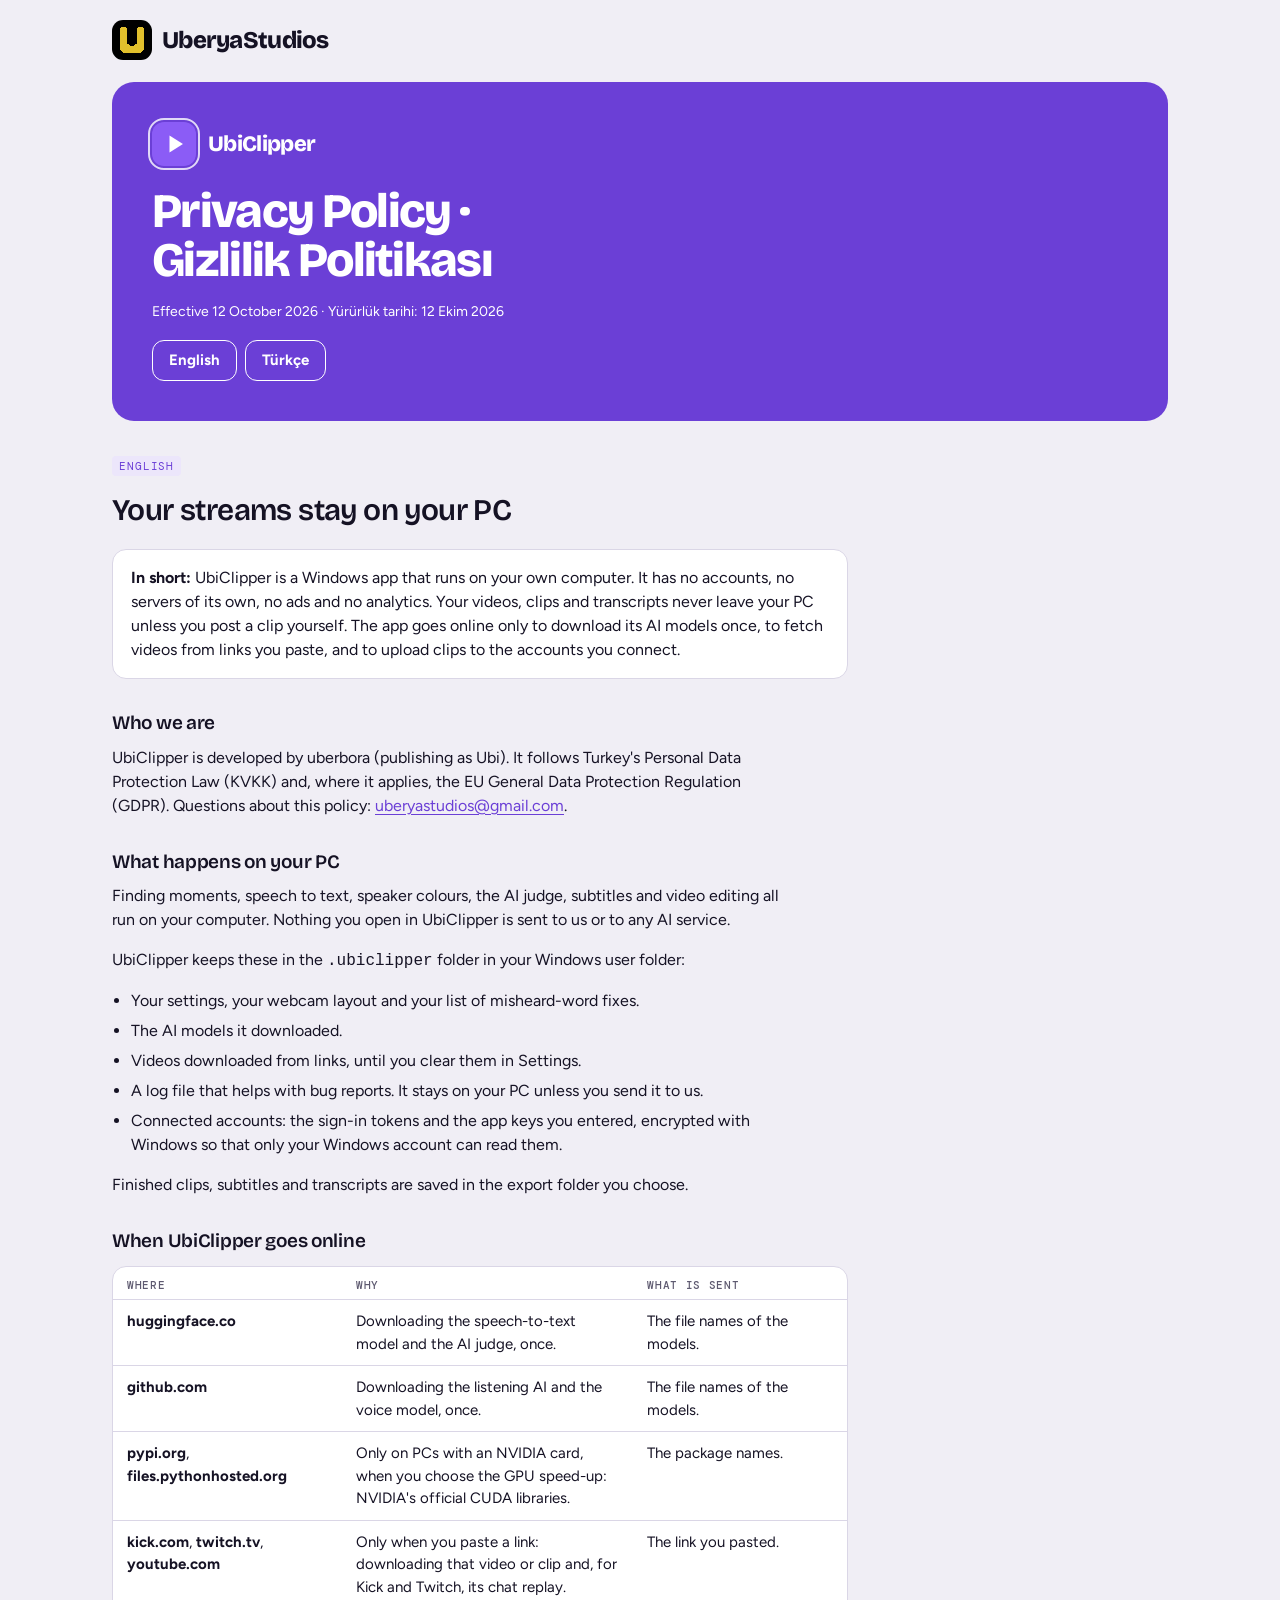
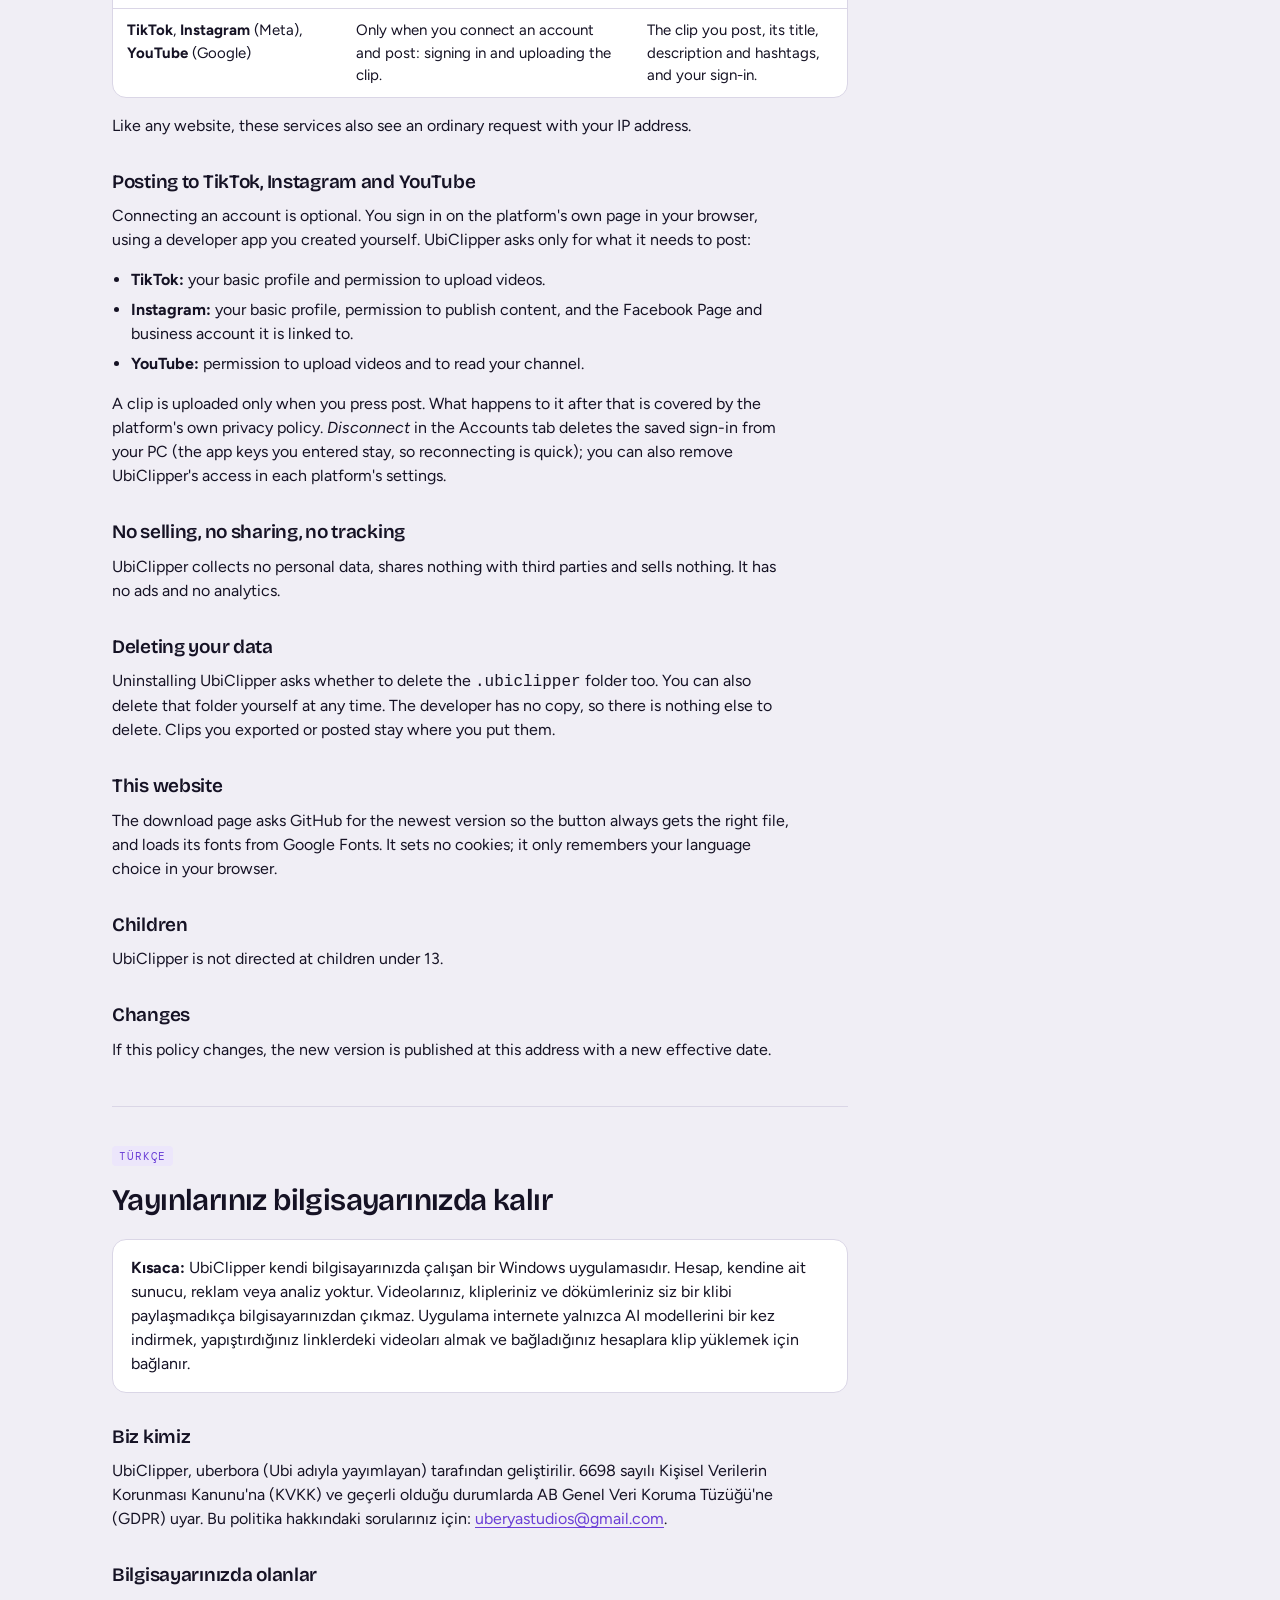
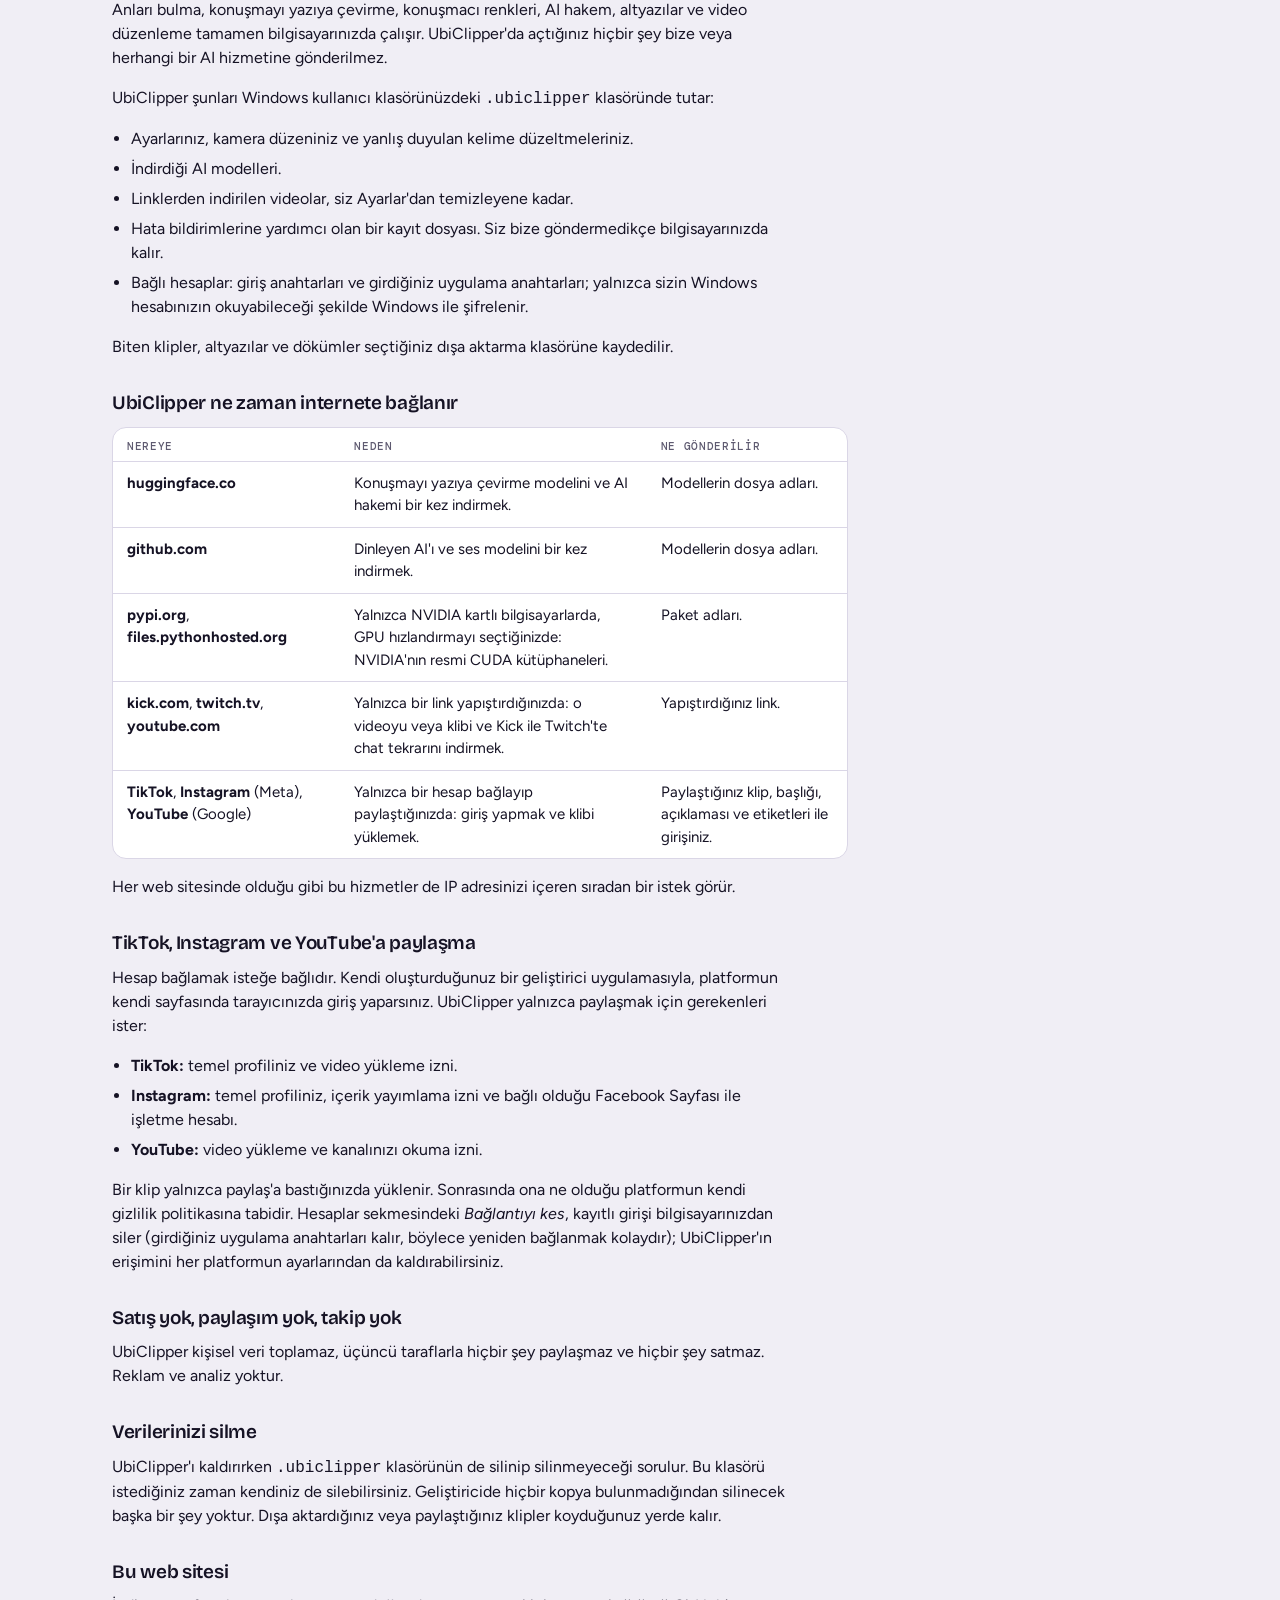
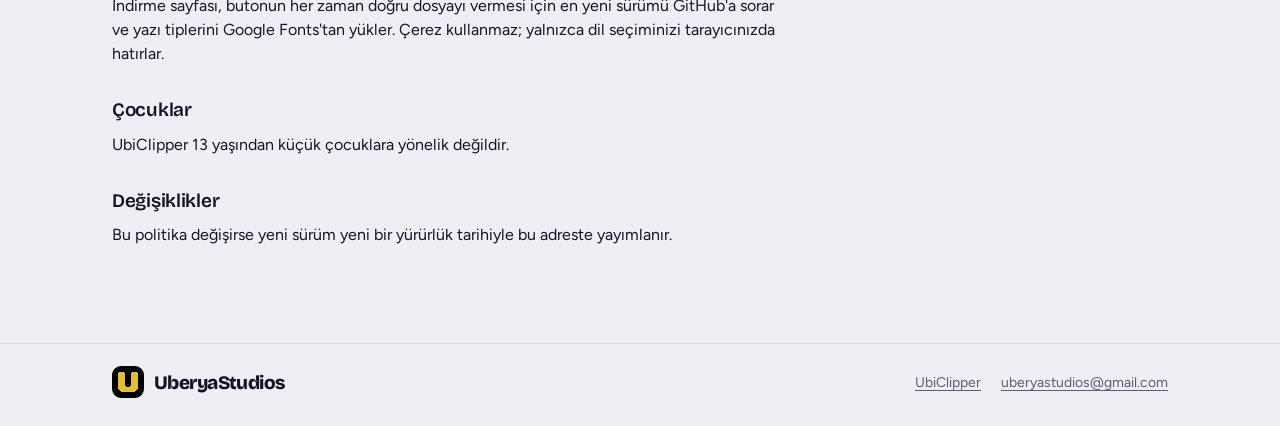
<file: ubiclipper/privacy/index.html>
<!doctype html>
<html lang="en">
<head>
<meta charset="utf-8">
<meta name="viewport" content="width=device-width, initial-scale=1">
<title>UbiClipper Privacy Policy</title>
<link rel="icon" href="../../assets/ubiclipper.svg" type="image/svg+xml">
<link rel="preconnect" href="https://fonts.googleapis.com">
<link rel="preconnect" href="https://fonts.gstatic.com" crossorigin>
<link rel="stylesheet" href="https://fonts.googleapis.com/css2?family=Bricolage+Grotesque:opsz,wght@12..96,600;12..96,800&amp;family=DM+Mono:wght@400;500&amp;family=Figtree:wght@400;500;600;700&amp;display=swap">
<link rel="stylesheet" href="../../assets/site.css">
</head>
<body class="app-ubiclipper app-page privacy">
<header class="on-sun">
  <div class="wrap topbar"><a class="brand" href="../../"><span class="umark"><svg viewBox="5 6 22 23" shape-rendering="crispEdges" aria-hidden="true"><path fill="#E1C02C" d="M6 6h5v1h-5zM21 6h5v1h-5zM5 7h7v14h-7zM20 7h7v14h-7zM5 21h8v1h-8zM19 21h8v1h-8zM5 22h9v1h-9zM18 22h9v1h-9zM5 23h22v3h-22zM6 26h20v1h-20zM7 27h18v1h-18zM8 28h16v1h-16z"/></svg></span><span class="wordmark">Uberya<b>Studios</b></span></a></div>
</header>

<section class="hero-app on-dark pv-hero">
  <div class="wrap">
    <a class="appname rm-app" href="../"><svg viewBox="0 0 108 108" aria-hidden="true"><rect width="108" height="108" rx="24" fill="#8B5CF6"/><path d="M43 33v42l33-21z" fill="#fff"/></svg><span>UbiClipper</span></a>
    <h1>Privacy Policy · Gizlilik Politikası</h1>
    <p class="small muted">Effective 12 October 2026 · Yürürlük tarihi: 12 Ekim 2026</p>
    <nav class="lang" aria-label="Language">
      <a href="#en">English</a>
      <a href="#tr">Türkçe</a>
    </nav>
  </div>
</section>

<main class="wrap pv-body">
<section class="policy" id="en" lang="en">
    <span class="label">English</span>
    <h2>Your streams stay on your PC</h2>
    <div class="summary">
      <strong>In short:</strong> UbiClipper is a Windows app that runs on your own computer. It has no accounts, no
      servers of its own, no ads and no analytics. Your videos, clips and transcripts never leave your PC unless you
      post a clip yourself. The app goes online only to download its AI models once, to fetch videos from links you
      paste, and to upload clips to the accounts you connect.
    </div>

    <h3>Who we are</h3>
    <p>UbiClipper is developed by uberbora (publishing as Ubi). It follows Turkey's Personal Data Protection Law (KVKK)
      and, where it applies, the EU General Data Protection Regulation (GDPR). Questions about this policy:
      <a href="mailto:uberyastudios@gmail.com">uberyastudios@gmail.com</a>.</p>

    <h3>What happens on your PC</h3>
    <p>Finding moments, speech to text, speaker colours, the AI judge, subtitles and video editing all run on your
      computer. Nothing you open in UbiClipper is sent to us or to any AI service.</p>
    <p>UbiClipper keeps these in the <code>.ubiclipper</code> folder in your Windows user folder:</p>
    <ul>
      <li>Your settings, your webcam layout and your list of misheard-word fixes.</li>
      <li>The AI models it downloaded.</li>
      <li>Videos downloaded from links, until you clear them in Settings.</li>
      <li>A log file that helps with bug reports. It stays on your PC unless you send it to us.</li>
      <li>Connected accounts: the sign-in tokens and the app keys you entered, encrypted with Windows so that only
        your Windows account can read them.</li>
    </ul>
    <p>Finished clips, subtitles and transcripts are saved in the export folder you choose.</p>

    <h3>When UbiClipper goes online</h3>
    <div class="tablewrap"><table>
      <tr><th>Where</th><th>Why</th><th>What is sent</th></tr>
      <tr><td><strong>huggingface.co</strong></td><td>Downloading the speech-to-text model and the AI judge, once.</td><td>The file names of the models.</td></tr>
      <tr><td><strong>github.com</strong></td><td>Downloading the listening AI and the voice model, once.</td><td>The file names of the models.</td></tr>
      <tr><td><strong>pypi.org</strong>, <strong>files.pythonhosted.org</strong></td><td>Only on PCs with an NVIDIA card, when you choose the GPU speed-up: NVIDIA's official CUDA libraries.</td><td>The package names.</td></tr>
      <tr><td><strong>kick.com</strong>, <strong>twitch.tv</strong>, <strong>youtube.com</strong></td><td>Only when you paste a link: downloading that video or clip and, for Kick and Twitch, its chat replay.</td><td>The link you pasted.</td></tr>
      <tr><td><strong>TikTok</strong>, <strong>Instagram</strong> (Meta), <strong>YouTube</strong> (Google)</td><td>Only when you connect an account and post: signing in and uploading the clip.</td><td>The clip you post, its title, description and hashtags, and your sign-in.</td></tr>
    </table></div>
    <p>Like any website, these services also see an ordinary request with your IP address.</p>

    <h3>Posting to TikTok, Instagram and YouTube</h3>
    <p>Connecting an account is optional. You sign in on the platform's own page in your browser, using a developer
      app you created yourself. UbiClipper asks only for what it needs to post:</p>
    <ul>
      <li><strong>TikTok:</strong> your basic profile and permission to upload videos.</li>
      <li><strong>Instagram:</strong> your basic profile, permission to publish content, and the Facebook Page and
        business account it is linked to.</li>
      <li><strong>YouTube:</strong> permission to upload videos and to read your channel.</li>
    </ul>
    <p>A clip is uploaded only when you press post. What happens to it after that is covered by the platform's own
      privacy policy. <em>Disconnect</em> in the Accounts tab deletes the saved sign-in from your PC (the app keys you entered stay, so
      reconnecting is quick); you can also
      remove UbiClipper's access in each platform's settings.</p>

    <h3>No selling, no sharing, no tracking</h3>
    <p>UbiClipper collects no personal data, shares nothing with third parties and sells nothing. It has no ads and no
      analytics.</p>

    <h3>Deleting your data</h3>
    <p>Uninstalling UbiClipper asks whether to delete the <code>.ubiclipper</code> folder too. You can also delete that
      folder yourself at any time. The developer has no copy, so there is nothing else to delete. Clips you exported
      or posted stay where you put them.</p>

    <h3>This website</h3>
    <p>The download page asks GitHub for the newest version so the button always gets the right file, and loads its
      fonts from Google Fonts. It sets no cookies; it only remembers your language choice in your browser.</p>

    <h3>Children</h3>
    <p>UbiClipper is not directed at children under 13.</p>

    <h3>Changes</h3>
    <p>If this policy changes, the new version is published at this address with a new effective date.</p>
  </section>
<section class="policy" id="tr" lang="tr">
    <span class="label">Türkçe</span>
    <h2>Yayınlarınız bilgisayarınızda kalır</h2>
    <div class="summary">
      <strong>Kısaca:</strong> UbiClipper kendi bilgisayarınızda çalışan bir Windows uygulamasıdır. Hesap, kendine ait
      sunucu, reklam veya analiz yoktur. Videolarınız, klipleriniz ve dökümleriniz siz bir klibi paylaşmadıkça
      bilgisayarınızdan çıkmaz. Uygulama internete yalnızca AI modellerini bir kez indirmek, yapıştırdığınız linklerdeki
      videoları almak ve bağladığınız hesaplara klip yüklemek için bağlanır.
    </div>

    <h3>Biz kimiz</h3>
    <p>UbiClipper, uberbora (Ubi adıyla yayımlayan) tarafından geliştirilir. 6698 sayılı Kişisel Verilerin Korunması
      Kanunu'na (KVKK) ve geçerli olduğu durumlarda AB Genel Veri Koruma Tüzüğü'ne (GDPR) uyar. Bu politika hakkındaki
      sorularınız için: <a href="mailto:uberyastudios@gmail.com">uberyastudios@gmail.com</a>.</p>

    <h3>Bilgisayarınızda olanlar</h3>
    <p>Anları bulma, konuşmayı yazıya çevirme, konuşmacı renkleri, AI hakem, altyazılar ve video düzenleme tamamen
      bilgisayarınızda çalışır. UbiClipper'da açtığınız hiçbir şey bize veya herhangi bir AI hizmetine gönderilmez.</p>
    <p>UbiClipper şunları Windows kullanıcı klasörünüzdeki <code>.ubiclipper</code> klasöründe tutar:</p>
    <ul>
      <li>Ayarlarınız, kamera düzeniniz ve yanlış duyulan kelime düzeltmeleriniz.</li>
      <li>İndirdiği AI modelleri.</li>
      <li>Linklerden indirilen videolar, siz Ayarlar'dan temizleyene kadar.</li>
      <li>Hata bildirimlerine yardımcı olan bir kayıt dosyası. Siz bize göndermedikçe bilgisayarınızda kalır.</li>
      <li>Bağlı hesaplar: giriş anahtarları ve girdiğiniz uygulama anahtarları; yalnızca sizin Windows hesabınızın
        okuyabileceği şekilde Windows ile şifrelenir.</li>
    </ul>
    <p>Biten klipler, altyazılar ve dökümler seçtiğiniz dışa aktarma klasörüne kaydedilir.</p>

    <h3>UbiClipper ne zaman internete bağlanır</h3>
    <div class="tablewrap"><table>
      <tr><th>Nereye</th><th>Neden</th><th>Ne gönderilir</th></tr>
      <tr><td><strong>huggingface.co</strong></td><td>Konuşmayı yazıya çevirme modelini ve AI hakemi bir kez indirmek.</td><td>Modellerin dosya adları.</td></tr>
      <tr><td><strong>github.com</strong></td><td>Dinleyen AI'ı ve ses modelini bir kez indirmek.</td><td>Modellerin dosya adları.</td></tr>
      <tr><td><strong>pypi.org</strong>, <strong>files.pythonhosted.org</strong></td><td>Yalnızca NVIDIA kartlı bilgisayarlarda, GPU hızlandırmayı seçtiğinizde: NVIDIA'nın resmi CUDA kütüphaneleri.</td><td>Paket adları.</td></tr>
      <tr><td><strong>kick.com</strong>, <strong>twitch.tv</strong>, <strong>youtube.com</strong></td><td>Yalnızca bir link yapıştırdığınızda: o videoyu veya klibi ve Kick ile Twitch'te chat tekrarını indirmek.</td><td>Yapıştırdığınız link.</td></tr>
      <tr><td><strong>TikTok</strong>, <strong>Instagram</strong> (Meta), <strong>YouTube</strong> (Google)</td><td>Yalnızca bir hesap bağlayıp paylaştığınızda: giriş yapmak ve klibi yüklemek.</td><td>Paylaştığınız klip, başlığı, açıklaması ve etiketleri ile girişiniz.</td></tr>
    </table></div>
    <p>Her web sitesinde olduğu gibi bu hizmetler de IP adresinizi içeren sıradan bir istek görür.</p>

    <h3>TikTok, Instagram ve YouTube'a paylaşma</h3>
    <p>Hesap bağlamak isteğe bağlıdır. Kendi oluşturduğunuz bir geliştirici uygulamasıyla, platformun kendi sayfasında
      tarayıcınızda giriş yaparsınız. UbiClipper yalnızca paylaşmak için gerekenleri ister:</p>
    <ul>
      <li><strong>TikTok:</strong> temel profiliniz ve video yükleme izni.</li>
      <li><strong>Instagram:</strong> temel profiliniz, içerik yayımlama izni ve bağlı olduğu Facebook Sayfası ile
        işletme hesabı.</li>
      <li><strong>YouTube:</strong> video yükleme ve kanalınızı okuma izni.</li>
    </ul>
    <p>Bir klip yalnızca paylaş'a bastığınızda yüklenir. Sonrasında ona ne olduğu platformun kendi gizlilik
      politikasına tabidir. Hesaplar sekmesindeki <em>Bağlantıyı kes</em>, kayıtlı girişi bilgisayarınızdan siler (girdiğiniz uygulama anahtarları kalır, böylece
      yeniden bağlanmak kolaydır);
      UbiClipper'ın erişimini her platformun ayarlarından da kaldırabilirsiniz.</p>

    <h3>Satış yok, paylaşım yok, takip yok</h3>
    <p>UbiClipper kişisel veri toplamaz, üçüncü taraflarla hiçbir şey paylaşmaz ve hiçbir şey satmaz. Reklam ve analiz
      yoktur.</p>

    <h3>Verilerinizi silme</h3>
    <p>UbiClipper'ı kaldırırken <code>.ubiclipper</code> klasörünün de silinip silinmeyeceği sorulur. Bu klasörü
      istediğiniz zaman kendiniz de silebilirsiniz. Geliştiricide hiçbir kopya bulunmadığından silinecek başka bir şey
      yoktur. Dışa aktardığınız veya paylaştığınız klipler koyduğunuz yerde kalır.</p>

    <h3>Bu web sitesi</h3>
    <p>İndirme sayfası, butonun her zaman doğru dosyayı vermesi için en yeni sürümü GitHub'a sorar ve yazı tiplerini
      Google Fonts'tan yükler. Çerez kullanmaz; yalnızca dil seçiminizi tarayıcınızda hatırlar.</p>

    <h3>Çocuklar</h3>
    <p>UbiClipper 13 yaşından küçük çocuklara yönelik değildir.</p>

    <h3>Değişiklikler</h3>
    <p>Bu politika değişirse yeni sürüm yeni bir yürürlük tarihiyle bu adreste yayımlanır.</p>
  </section>
</main>

<footer class="site">
  <div class="wrap row">
    <a class="brand" href="../../"><span class="umark"><svg viewBox="5 6 22 23" shape-rendering="crispEdges" aria-hidden="true"><path fill="#E1C02C" d="M6 6h5v1h-5zM21 6h5v1h-5zM5 7h7v14h-7zM20 7h7v14h-7zM5 21h8v1h-8zM19 21h8v1h-8zM5 22h9v1h-9zM18 22h9v1h-9zM5 23h22v3h-22zM6 26h20v1h-20zM7 27h18v1h-18zM8 28h16v1h-16z"/></svg></span><span class="wordmark">Uberya<b>Studios</b></span></a>
    <nav aria-label="UbiClipper">
      <a href="../">UbiClipper</a>
      <a href="mailto:uberyastudios@gmail.com">uberyastudios@gmail.com</a>
    </nav>
  </div>
</footer>
</body>
</html>
</file>
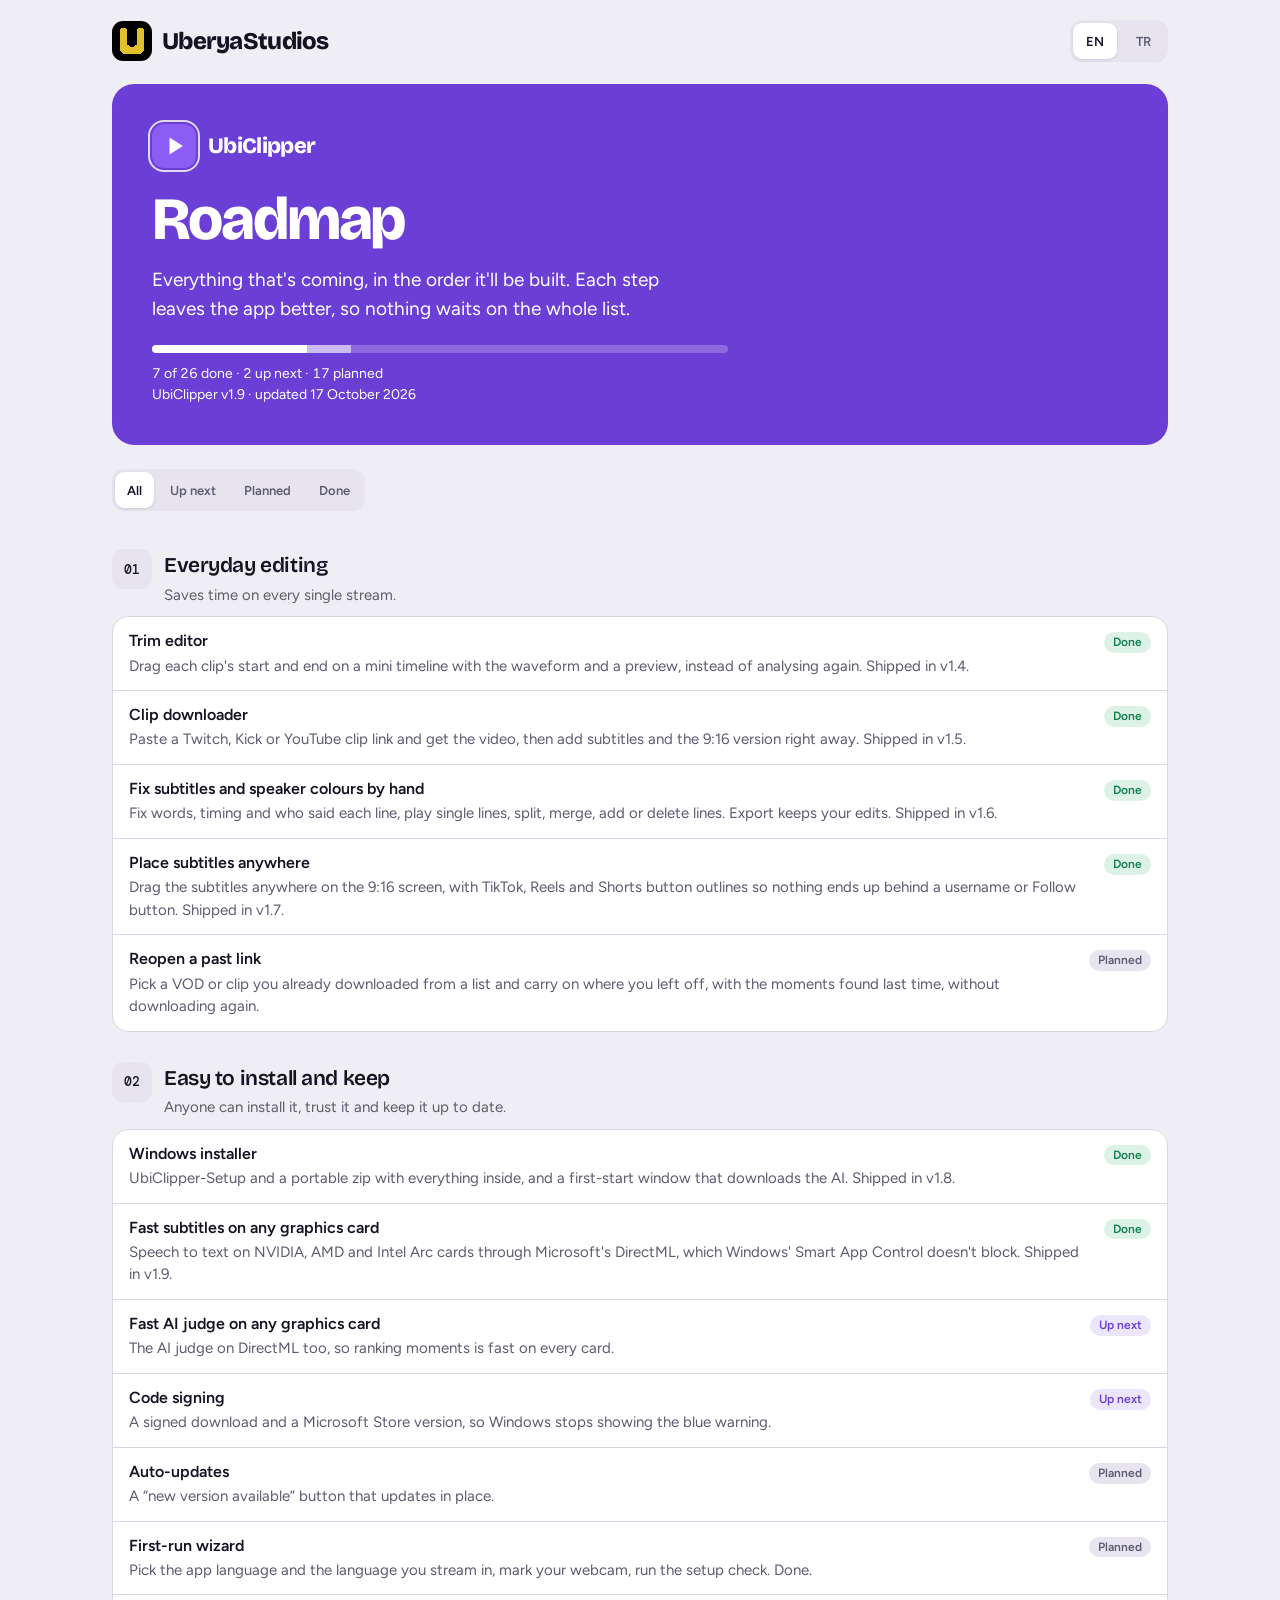
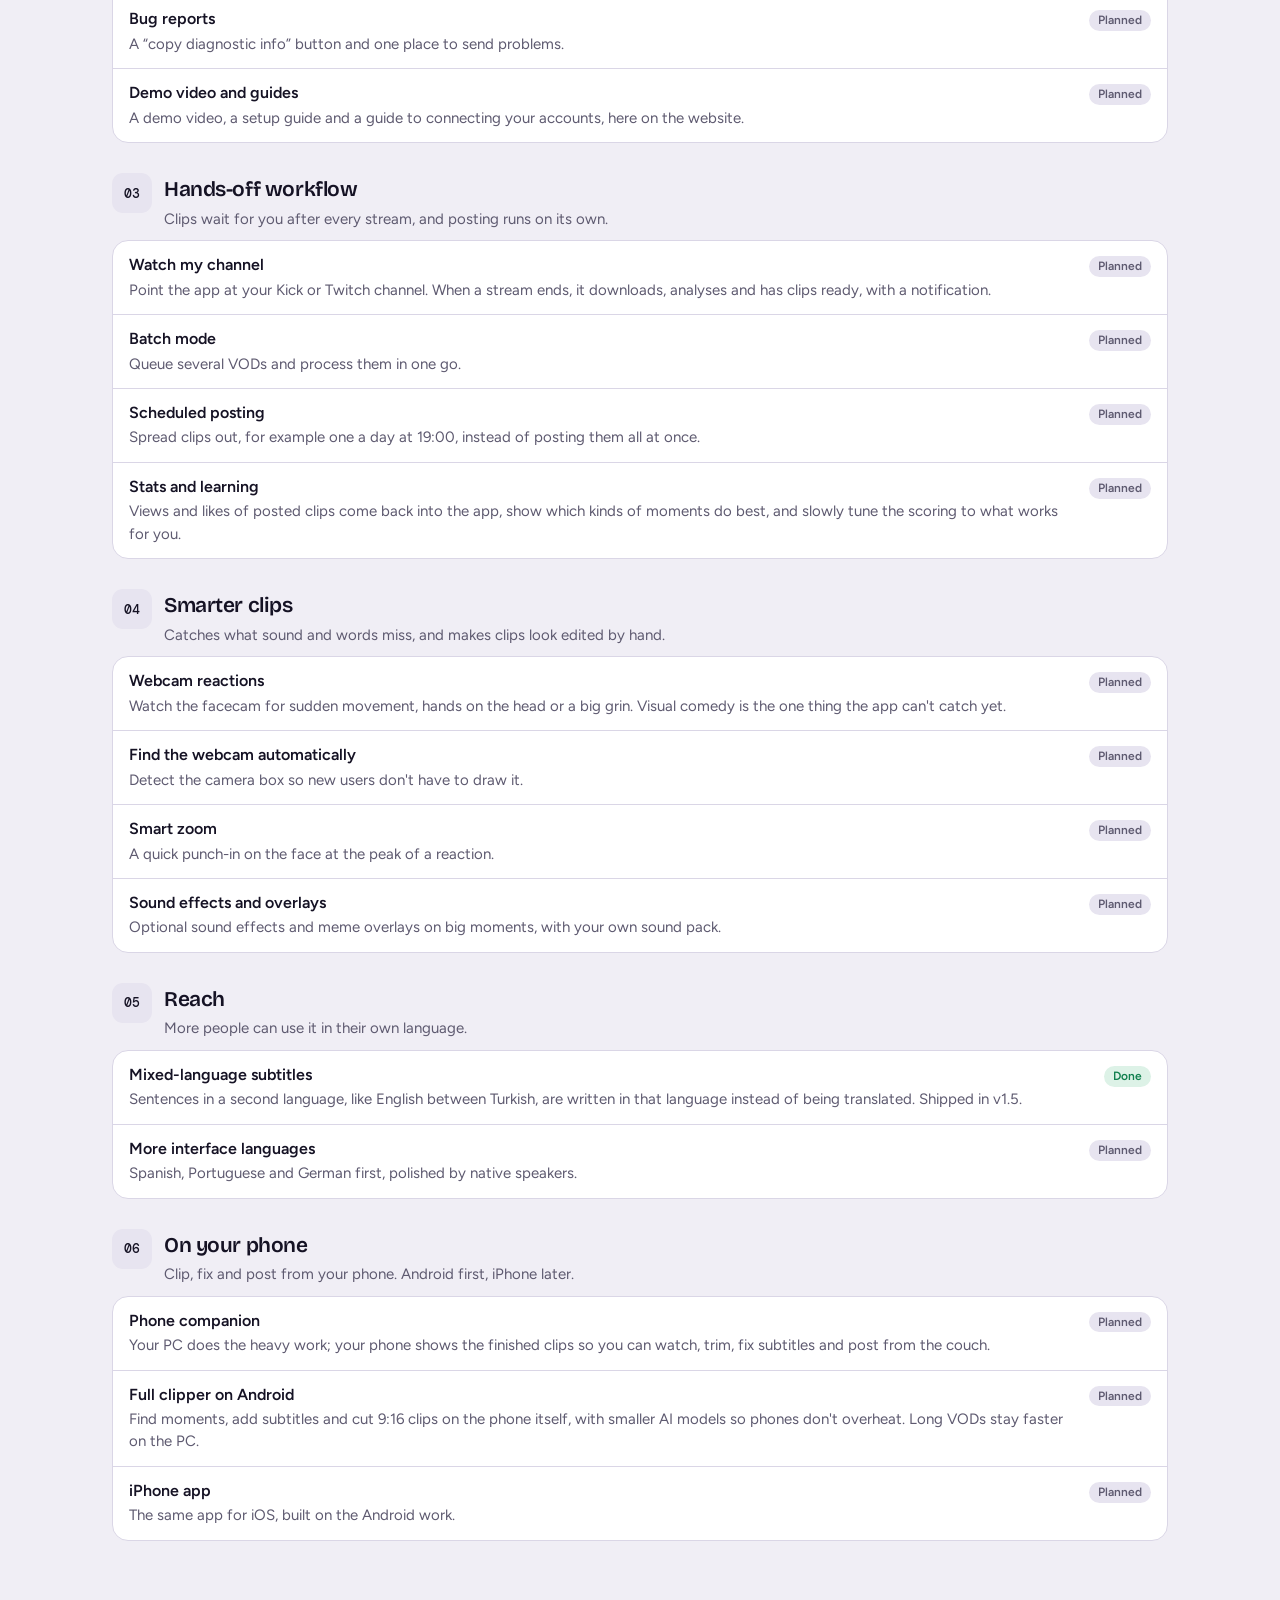
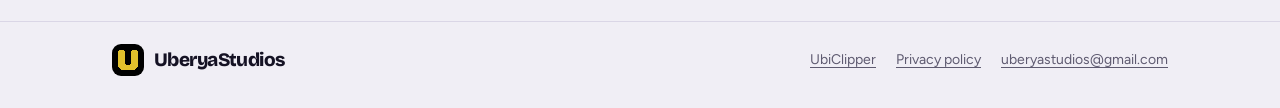
<file: ubiclipper/roadmap/index.html>
<!doctype html>
<html lang="en" data-lang="en">
<head>
<meta charset="utf-8">
<meta name="viewport" content="width=device-width, initial-scale=1">
<title>UbiClipper roadmap</title>
<meta name="title-en" content="UbiClipper roadmap">
<meta name="title-tr" content="UbiClipper yol haritası">
<meta name="description" content="What's done in UbiClipper, what's next and what comes after.">
<meta property="og:title" content="UbiClipper roadmap">
<meta property="og:description" content="What's done in UbiClipper, what's next and what comes after.">
<meta property="og:image" content="https://uberbora.github.io/assets/uberbora.png">
<link rel="icon" href="../../assets/uberbora.svg" type="image/svg+xml">
<link rel="preconnect" href="https://fonts.googleapis.com">
<link rel="preconnect" href="https://fonts.gstatic.com" crossorigin>
<link rel="stylesheet" href="https://fonts.googleapis.com/css2?family=Bricolage+Grotesque:opsz,wght@12..96,600;12..96,800&amp;family=DM+Mono:wght@400;500&amp;family=Figtree:wght@400;500;600;700&amp;display=swap">
<link rel="stylesheet" href="../../assets/site.css">
<script src="../../assets/site.js"></script>
</head>
<body class="app-ubiclipper app-page">

<header class="on-sun">
  <div class="wrap topbar">
    <a class="brand" href="../../"><span class="umark"><svg viewBox="5 6 22 23" shape-rendering="crispEdges" aria-hidden="true"><path fill="#E1C02C" d="M6 6h5v1h-5zM21 6h5v1h-5zM5 7h7v14h-7zM20 7h7v14h-7zM5 21h8v1h-8zM19 21h8v1h-8zM5 22h9v1h-9zM18 22h9v1h-9zM5 23h22v3h-22zM6 26h20v1h-20zM7 27h18v1h-18zM8 28h16v1h-16z"/></svg></span><span class="wordmark">Uberya<b>Studios</b></span></a>
    <div class="langswitch" role="group" aria-label="Language / Dil"><button type="button" data-set="en" aria-pressed="true">EN</button><button type="button" data-set="tr" aria-pressed="false">TR</button></div>
  </div>
</header>

<main>
  <section class="hero-app on-dark rm-hero">
    <div class="wrap">
      <a class="appname rm-app" href="../"><svg aria-hidden="true" viewBox="0 0 108 108"><rect width="108" height="108" rx="24" fill="#8B5CF6"/><path d="M43 33v42l33-21z" fill="#fff"/></svg><span>UbiClipper</span></a>
      <h1><span lang="en">Roadmap</span><span lang="tr">Yol haritası</span></h1>
      <p class="lede muted" lang="en">Everything that&#x27;s coming, in the order it&#x27;ll be built. Each step leaves the app better, so nothing waits on the whole list.</p><p class="lede muted" lang="tr">Gelecek her şey, yapılacağı sırayla. Her adım uygulamayı biraz daha iyi bırakır; hiçbir şey listenin tamamını beklemez.</p>
      <div class="rm-progress" aria-hidden="true"><span class="d" style="width:26.9%"></span><span class="n" style="width:7.7%"></span></div>
      <p class="small muted rm-count"><span lang="en">7 of 26 done · 2 up next · 17 planned</span><span lang="tr">26 adımın 7 tanesi tamam · 2 sırada · 17 planlandı</span></p>
      <p class="small muted"><span lang="en">UbiClipper v1.9 · updated 17 October 2026</span><span lang="tr">UbiClipper v1.9 · 17 Ekim 2026 tarihinde güncellendi</span></p>
    </div>
  </section>

  <div class="wrap rm-body">
    <div class="rm-filters" role="group" aria-label="Show / Göster" hidden><button type="button" data-f="all" aria-pressed="true"><span lang="en">All</span><span lang="tr">Tümü</span></button><button type="button" data-f="next" aria-pressed="false"><span lang="en">Up next</span><span lang="tr">Sırada</span></button><button type="button" data-f="plan" aria-pressed="false"><span lang="en">Planned</span><span lang="tr">Planlandı</span></button><button type="button" data-f="done" aria-pressed="false"><span lang="en">Done</span><span lang="tr">Tamam</span></button></div>
    <section class="rm-phase">
      <div class="rm-head"><span class="rm-num px">01</span><div><h2><span lang="en">Everyday editing</span><span lang="tr">Günlük düzenleme</span></h2><p class="muted" lang="en">Saves time on every single stream.</p><p class="muted" lang="tr">Her yayında zaman kazandırır.</p></div></div>
      <ol class="rm-list">
        <li class="rm-item" data-s="done">
          <span class="chip done"><span lang="en">Done</span><span lang="tr">Tamam</span></span>
          <div><h3><span lang="en">Trim editor</span><span lang="tr">Kırpma düzenleyici</span></h3><p lang="en">Drag each clip&#x27;s start and end on a mini timeline with the waveform and a preview, instead of analysing again. Shipped in v1.4.</p><p lang="tr">Her klibin başını ve sonunu dalga formu ve önizlemeli küçük bir zaman çizelgesinde sürükle; yeniden analiz etmeye gerek yok. v1.4&#x27;te geldi.</p></div>
        </li>
        <li class="rm-item" data-s="done">
          <span class="chip done"><span lang="en">Done</span><span lang="tr">Tamam</span></span>
          <div><h3><span lang="en">Clip downloader</span><span lang="tr">Klip indirici</span></h3><p lang="en">Paste a Twitch, Kick or YouTube clip link and get the video, then add subtitles and the 9:16 version right away. Shipped in v1.5.</p><p lang="tr">Bir Twitch, Kick ya da YouTube klip linki yapıştır, videoyu al; hemen altyazı ve 9:16 sürümünü ekle. v1.5&#x27;te geldi.</p></div>
        </li>
        <li class="rm-item" data-s="done">
          <span class="chip done"><span lang="en">Done</span><span lang="tr">Tamam</span></span>
          <div><h3><span lang="en">Fix subtitles and speaker colours by hand</span><span lang="tr">Altyazıları ve konuşmacı renklerini elle düzelt</span></h3><p lang="en">Fix words, timing and who said each line, play single lines, split, merge, add or delete lines. Export keeps your edits. Shipped in v1.6.</p><p lang="tr">Kelimeleri, zamanlamayı ve her satırı kimin söylediğini düzelt; tek satırı oynat, böl, birleştir, ekle ya da sil. Dışa aktarma düzenlemelerini korur. v1.6&#x27;da geldi.</p></div>
        </li>
        <li class="rm-item" data-s="done">
          <span class="chip done"><span lang="en">Done</span><span lang="tr">Tamam</span></span>
          <div><h3><span lang="en">Place subtitles anywhere</span><span lang="tr">Altyazıyı istediğin yere koy</span></h3><p lang="en">Drag the subtitles anywhere on the 9:16 screen, with TikTok, Reels and Shorts button outlines so nothing ends up behind a username or Follow button. Shipped in v1.7.</p><p lang="tr">Altyazıları 9:16 ekranda istediğin yere sürükle; TikTok, Reels ve Shorts buton çizgileri sayesinde hiçbir şey kullanıcı adının ya da Takip Et butonunun arkasında kalmaz. v1.7&#x27;de geldi.</p></div>
        </li>
        <li class="rm-item" data-s="plan">
          <span class="chip plan"><span lang="en">Planned</span><span lang="tr">Planlandı</span></span>
          <div><h3><span lang="en">Reopen a past link</span><span lang="tr">Eski bir linki yeniden aç</span></h3><p lang="en">Pick a VOD or clip you already downloaded from a list and carry on where you left off, with the moments found last time, without downloading again.</p><p lang="tr">Daha önce indirdiğin bir yayın kaydını ya da klibi listeden seç ve kaldığın yerden devam et; geçen sefer bulunan anlarla, yeniden indirmeden.</p></div>
        </li>
      </ol>
    </section>
    <section class="rm-phase">
      <div class="rm-head"><span class="rm-num px">02</span><div><h2><span lang="en">Easy to install and keep</span><span lang="tr">Kolay kurulum, kolay kullanım</span></h2><p class="muted" lang="en">Anyone can install it, trust it and keep it up to date.</p><p class="muted" lang="tr">Herkes kurabilsin, güvenebilsin ve güncel tutabilsin.</p></div></div>
      <ol class="rm-list">
        <li class="rm-item" data-s="done">
          <span class="chip done"><span lang="en">Done</span><span lang="tr">Tamam</span></span>
          <div><h3><span lang="en">Windows installer</span><span lang="tr">Windows kurulumu</span></h3><p lang="en">UbiClipper-Setup and a portable zip with everything inside, and a first-start window that downloads the AI. Shipped in v1.8.</p><p lang="tr">Her şeyi içinde olan UbiClipper-Setup ve taşınabilir zip; AI&#x27;ı indiren bir ilk açılış penceresi. v1.8&#x27;de geldi.</p></div>
        </li>
        <li class="rm-item" data-s="done">
          <span class="chip done"><span lang="en">Done</span><span lang="tr">Tamam</span></span>
          <div><h3><span lang="en">Fast subtitles on any graphics card</span><span lang="tr">Her ekran kartında hızlı altyazı</span></h3><p lang="en">Speech to text on NVIDIA, AMD and Intel Arc cards through Microsoft&#x27;s DirectML, which Windows&#x27; Smart App Control doesn&#x27;t block. Shipped in v1.9.</p><p lang="tr">Microsoft&#x27;un DirectML&#x27;i ile NVIDIA, AMD ve Intel Arc kartlarda konuşmadan metne; Windows&#x27;un Akıllı Uygulama Denetimi bunu engellemez. v1.9&#x27;da geldi.</p></div>
        </li>
        <li class="rm-item" data-s="next">
          <span class="chip next"><span lang="en">Up next</span><span lang="tr">Sırada</span></span>
          <div><h3><span lang="en">Fast AI judge on any graphics card</span><span lang="tr">Her ekran kartında hızlı AI hakem</span></h3><p lang="en">The AI judge on DirectML too, so ranking moments is fast on every card.</p><p lang="tr">AI hakem de DirectML&#x27;de; anları sıralamak her kartta hızlı olur.</p></div>
        </li>
        <li class="rm-item" data-s="next">
          <span class="chip next"><span lang="en">Up next</span><span lang="tr">Sırada</span></span>
          <div><h3><span lang="en">Code signing</span><span lang="tr">Kod imzalama</span></h3><p lang="en">A signed download and a Microsoft Store version, so Windows stops showing the blue warning.</p><p lang="tr">İmzalı indirme ve bir Microsoft Store sürümü; Windows mavi uyarıyı göstermeyi bırakır.</p></div>
        </li>
        <li class="rm-item" data-s="plan">
          <span class="chip plan"><span lang="en">Planned</span><span lang="tr">Planlandı</span></span>
          <div><h3><span lang="en">Auto-updates</span><span lang="tr">Otomatik güncelleme</span></h3><p lang="en">A “new version available” button that updates in place.</p><p lang="tr">Yerinde güncelleyen bir “Yeni sürüm var” butonu.</p></div>
        </li>
        <li class="rm-item" data-s="plan">
          <span class="chip plan"><span lang="en">Planned</span><span lang="tr">Planlandı</span></span>
          <div><h3><span lang="en">First-run wizard</span><span lang="tr">İlk açılış sihirbazı</span></h3><p lang="en">Pick the app language and the language you stream in, mark your webcam, run the setup check. Done.</p><p lang="tr">Uygulama dilini ve yayın dilini seç, kameranı işaretle, kurulum kontrolünü çalıştır. Bitti.</p></div>
        </li>
        <li class="rm-item" data-s="plan">
          <span class="chip plan"><span lang="en">Planned</span><span lang="tr">Planlandı</span></span>
          <div><h3><span lang="en">Bug reports</span><span lang="tr">Hata bildirimi</span></h3><p lang="en">A “copy diagnostic info” button and one place to send problems.</p><p lang="tr">Bir “Tanı bilgisini kopyala” butonu ve sorunları göndereceğin tek bir yer.</p></div>
        </li>
        <li class="rm-item" data-s="plan">
          <span class="chip plan"><span lang="en">Planned</span><span lang="tr">Planlandı</span></span>
          <div><h3><span lang="en">Demo video and guides</span><span lang="tr">Tanıtım videosu ve rehberler</span></h3><p lang="en">A demo video, a setup guide and a guide to connecting your accounts, here on the website.</p><p lang="tr">Burada, web sitesinde bir tanıtım videosu, kurulum rehberi ve hesap bağlama rehberi.</p></div>
        </li>
      </ol>
    </section>
    <section class="rm-phase">
      <div class="rm-head"><span class="rm-num px">03</span><div><h2><span lang="en">Hands-off workflow</span><span lang="tr">Elini sürmeden</span></h2><p class="muted" lang="en">Clips wait for you after every stream, and posting runs on its own.</p><p class="muted" lang="tr">Her yayından sonra klipler seni bekler, paylaşım kendiliğinden yürür.</p></div></div>
      <ol class="rm-list">
        <li class="rm-item" data-s="plan">
          <span class="chip plan"><span lang="en">Planned</span><span lang="tr">Planlandı</span></span>
          <div><h3><span lang="en">Watch my channel</span><span lang="tr">Kanalımı izle</span></h3><p lang="en">Point the app at your Kick or Twitch channel. When a stream ends, it downloads, analyses and has clips ready, with a notification.</p><p lang="tr">Uygulamaya Kick ya da Twitch kanalını göster. Yayın bitince indirir, analiz eder ve klipleri hazırlar; sana da haber verir.</p></div>
        </li>
        <li class="rm-item" data-s="plan">
          <span class="chip plan"><span lang="en">Planned</span><span lang="tr">Planlandı</span></span>
          <div><h3><span lang="en">Batch mode</span><span lang="tr">Toplu işlem</span></h3><p lang="en">Queue several VODs and process them in one go.</p><p lang="tr">Birkaç yayın kaydını sıraya koy ve tek seferde işle.</p></div>
        </li>
        <li class="rm-item" data-s="plan">
          <span class="chip plan"><span lang="en">Planned</span><span lang="tr">Planlandı</span></span>
          <div><h3><span lang="en">Scheduled posting</span><span lang="tr">Zamanlanmış paylaşım</span></h3><p lang="en">Spread clips out, for example one a day at 19:00, instead of posting them all at once.</p><p lang="tr">Klipleri bir anda değil, yay; örneğin her gün 19:00&#x27;da bir tane.</p></div>
        </li>
        <li class="rm-item" data-s="plan">
          <span class="chip plan"><span lang="en">Planned</span><span lang="tr">Planlandı</span></span>
          <div><h3><span lang="en">Stats and learning</span><span lang="tr">İstatistik ve öğrenme</span></h3><p lang="en">Views and likes of posted clips come back into the app, show which kinds of moments do best, and slowly tune the scoring to what works for you.</p><p lang="tr">Paylaşılan kliplerin izlenme ve beğenileri uygulamaya döner, hangi anların daha iyi gittiğini gösterir ve puanlamayı yavaş yavaş sana göre ayarlar.</p></div>
        </li>
      </ol>
    </section>
    <section class="rm-phase">
      <div class="rm-head"><span class="rm-num px">04</span><div><h2><span lang="en">Smarter clips</span><span lang="tr">Daha akıllı klipler</span></h2><p class="muted" lang="en">Catches what sound and words miss, and makes clips look edited by hand.</p><p class="muted" lang="tr">Sesin ve sözlerin kaçırdığını yakalar, klipleri elle kurgulanmış gibi gösterir.</p></div></div>
      <ol class="rm-list">
        <li class="rm-item" data-s="plan">
          <span class="chip plan"><span lang="en">Planned</span><span lang="tr">Planlandı</span></span>
          <div><h3><span lang="en">Webcam reactions</span><span lang="tr">Kamera tepkileri</span></h3><p lang="en">Watch the facecam for sudden movement, hands on the head or a big grin. Visual comedy is the one thing the app can&#x27;t catch yet.</p><p lang="tr">Kamerada ani hareketleri, başa giden elleri ya da kocaman bir sırıtmayı yakala. Görsel komedi, uygulamanın henüz yakalayamadığı tek şey.</p></div>
        </li>
        <li class="rm-item" data-s="plan">
          <span class="chip plan"><span lang="en">Planned</span><span lang="tr">Planlandı</span></span>
          <div><h3><span lang="en">Find the webcam automatically</span><span lang="tr">Kamerayı otomatik bul</span></h3><p lang="en">Detect the camera box so new users don&#x27;t have to draw it.</p><p lang="tr">Kamera kutusunu kendisi bulur; yeni kullanıcılar çizmek zorunda kalmaz.</p></div>
        </li>
        <li class="rm-item" data-s="plan">
          <span class="chip plan"><span lang="en">Planned</span><span lang="tr">Planlandı</span></span>
          <div><h3><span lang="en">Smart zoom</span><span lang="tr">Akıllı yakınlaştırma</span></h3><p lang="en">A quick punch-in on the face at the peak of a reaction.</p><p lang="tr">Tepkinin doruğunda yüze hızlı bir yakınlaştırma.</p></div>
        </li>
        <li class="rm-item" data-s="plan">
          <span class="chip plan"><span lang="en">Planned</span><span lang="tr">Planlandı</span></span>
          <div><h3><span lang="en">Sound effects and overlays</span><span lang="tr">Ses efektleri ve görseller</span></h3><p lang="en">Optional sound effects and meme overlays on big moments, with your own sound pack.</p><p lang="tr">Büyük anlarda isteğe bağlı ses efektleri ve meme görselleri; kendi ses paketinle.</p></div>
        </li>
      </ol>
    </section>
    <section class="rm-phase">
      <div class="rm-head"><span class="rm-num px">05</span><div><h2><span lang="en">Reach</span><span lang="tr">Erişim</span></h2><p class="muted" lang="en">More people can use it in their own language.</p><p class="muted" lang="tr">Daha çok insan kendi dilinde kullanabilsin.</p></div></div>
      <ol class="rm-list">
        <li class="rm-item" data-s="done">
          <span class="chip done"><span lang="en">Done</span><span lang="tr">Tamam</span></span>
          <div><h3><span lang="en">Mixed-language subtitles</span><span lang="tr">Karışık dilli altyazılar</span></h3><p lang="en">Sentences in a second language, like English between Turkish, are written in that language instead of being translated. Shipped in v1.5.</p><p lang="tr">İkinci bir dilde söylenen cümleler, örneğin Türkçe arasına giren İngilizce, çevrilmeden o dilde yazılır. v1.5&#x27;te geldi.</p></div>
        </li>
        <li class="rm-item" data-s="plan">
          <span class="chip plan"><span lang="en">Planned</span><span lang="tr">Planlandı</span></span>
          <div><h3><span lang="en">More interface languages</span><span lang="tr">Daha fazla arayüz dili</span></h3><p lang="en">Spanish, Portuguese and German first, polished by native speakers.</p><p lang="tr">Önce İspanyolca, Portekizce ve Almanca; ana dili olanlarca son hali verilir.</p></div>
        </li>
      </ol>
    </section>
    <section class="rm-phase">
      <div class="rm-head"><span class="rm-num px">06</span><div><h2><span lang="en">On your phone</span><span lang="tr">Telefonunda</span></h2><p class="muted" lang="en">Clip, fix and post from your phone. Android first, iPhone later.</p><p class="muted" lang="tr">Telefonundan kliple, düzelt ve paylaş. Önce Android, sonra iPhone.</p></div></div>
      <ol class="rm-list">
        <li class="rm-item" data-s="plan">
          <span class="chip plan"><span lang="en">Planned</span><span lang="tr">Planlandı</span></span>
          <div><h3><span lang="en">Phone companion</span><span lang="tr">Telefon yardımcısı</span></h3><p lang="en">Your PC does the heavy work; your phone shows the finished clips so you can watch, trim, fix subtitles and post from the couch.</p><p lang="tr">Ağır işi bilgisayarın yapar; telefonun bitmiş klipleri gösterir, sen de kanepeden izler, kırpar, altyazıyı düzeltir ve paylaşırsın.</p></div>
        </li>
        <li class="rm-item" data-s="plan">
          <span class="chip plan"><span lang="en">Planned</span><span lang="tr">Planlandı</span></span>
          <div><h3><span lang="en">Full clipper on Android</span><span lang="tr">Android&#x27;de tam klipleyici</span></h3><p lang="en">Find moments, add subtitles and cut 9:16 clips on the phone itself, with smaller AI models so phones don&#x27;t overheat. Long VODs stay faster on the PC.</p><p lang="tr">Anları bulma, altyazı ekleme ve 9:16 kesme telefonun kendisinde; telefon ısınmasın diye daha küçük AI modelleriyle. Uzun yayınlar bilgisayarda yine daha hızlı.</p></div>
        </li>
        <li class="rm-item" data-s="plan">
          <span class="chip plan"><span lang="en">Planned</span><span lang="tr">Planlandı</span></span>
          <div><h3><span lang="en">iPhone app</span><span lang="tr">iPhone uygulaması</span></h3><p lang="en">The same app for iOS, built on the Android work.</p><p lang="tr">Android çalışmasının üzerine kurulu, iOS için aynı uygulama.</p></div>
        </li>
      </ol>
    </section>
  </div>
</main>

<footer class="site">
  <div class="wrap row">
    <a class="brand" href="../../"><span class="umark"><svg viewBox="5 6 22 23" shape-rendering="crispEdges" aria-hidden="true"><path fill="#E1C02C" d="M6 6h5v1h-5zM21 6h5v1h-5zM5 7h7v14h-7zM20 7h7v14h-7zM5 21h8v1h-8zM19 21h8v1h-8zM5 22h9v1h-9zM18 22h9v1h-9zM5 23h22v3h-22zM6 26h20v1h-20zM7 27h18v1h-18zM8 28h16v1h-16z"/></svg></span><span class="wordmark">Uberya<b>Studios</b></span></a>
    <nav aria-label="UbiClipper">
      <a href="../">UbiClipper</a>
      <a href="../privacy/"><span lang="en">Privacy policy</span><span lang="tr">Gizlilik politikası</span></a>
      <a href="mailto:uberyastudios@gmail.com">uberyastudios@gmail.com</a>
    </nav>
  </div>
</footer>
<script>
(function () {
  var bar = document.querySelector('.rm-filters');
  bar.hidden = false;
  bar.addEventListener('click', function (ev) {
    var b = ev.target.closest('button[data-f]'); if (!b) return;
    var f = b.getAttribute('data-f');
    bar.querySelectorAll('button').forEach(function (x) { x.setAttribute('aria-pressed', String(x === b)); });
    document.querySelectorAll('.rm-phase').forEach(function (p) {
      var shown = 0;
      p.querySelectorAll('.rm-item').forEach(function (i) {
        var on = f === 'all' || i.getAttribute('data-s') === f;
        i.hidden = !on; if (on) shown++;
      });
      p.hidden = shown === 0;
    });
  });
})();
</script>
</body>
</html>
</file>
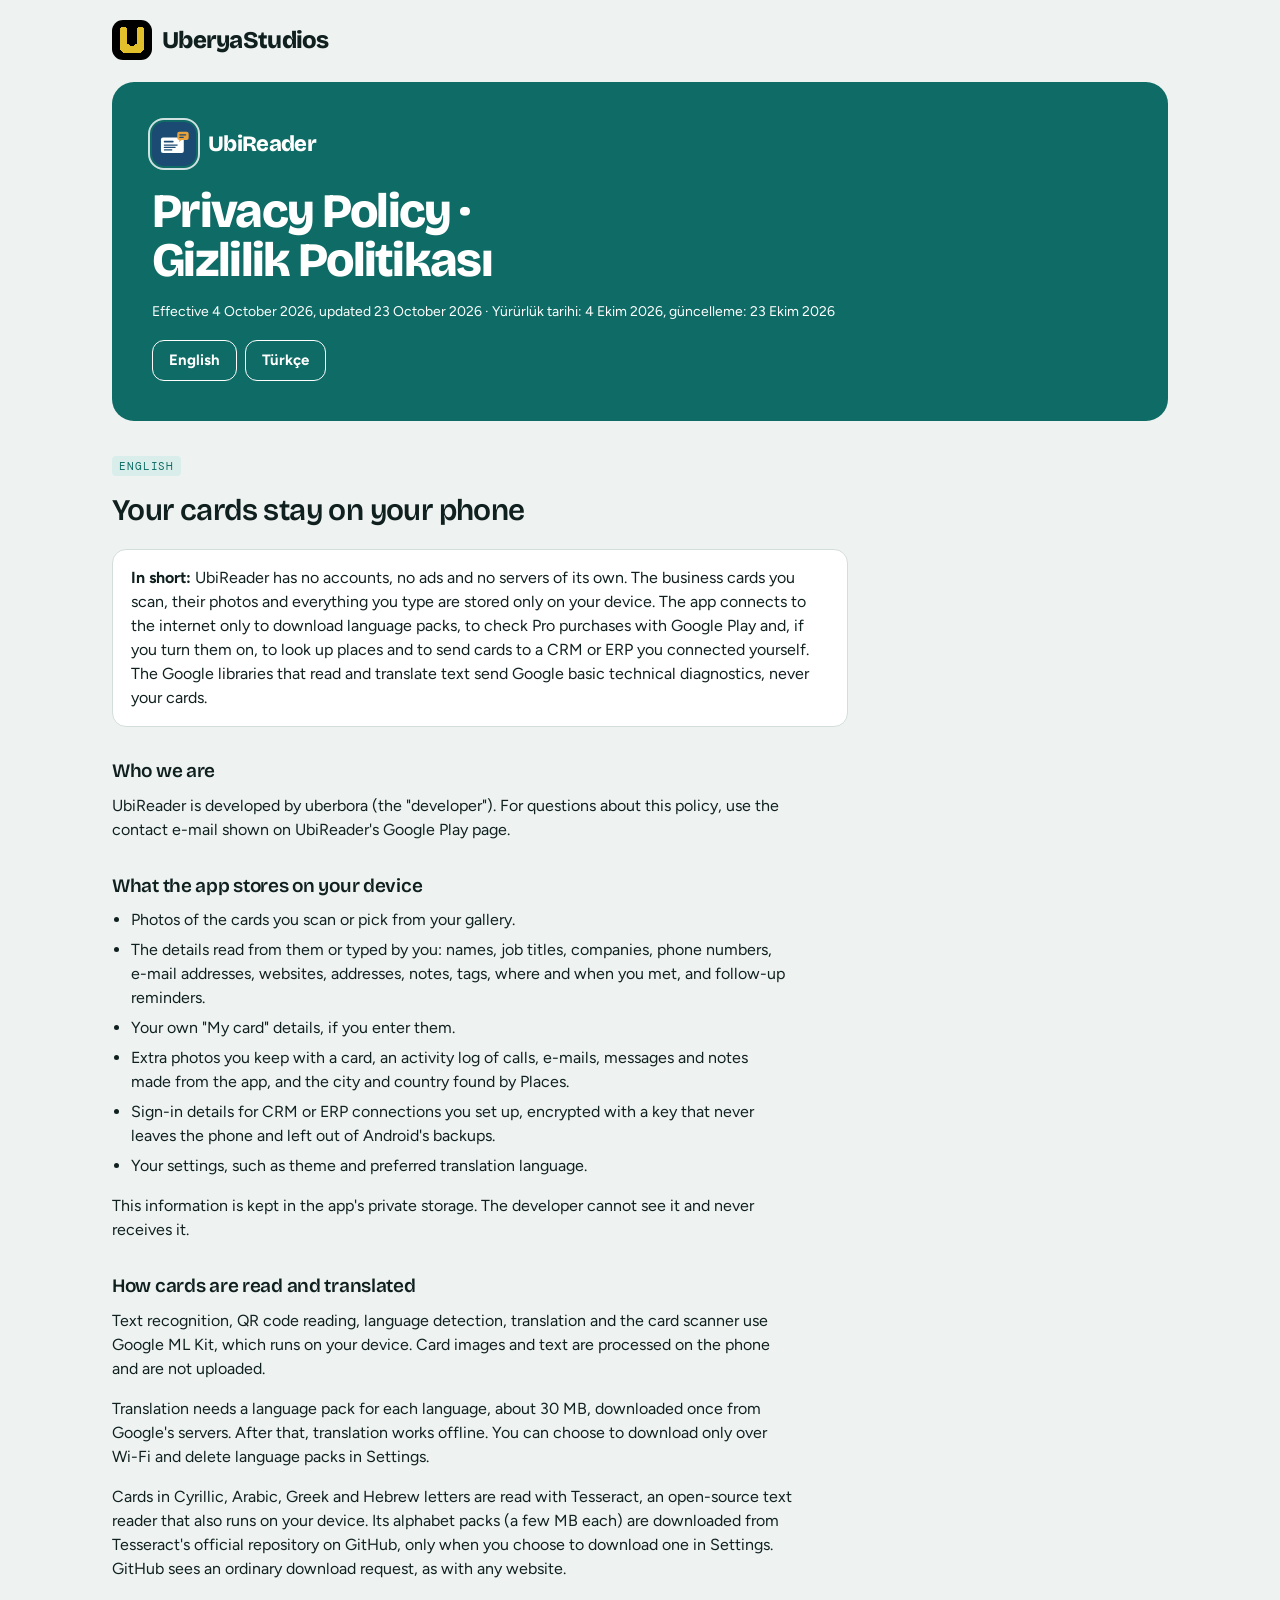
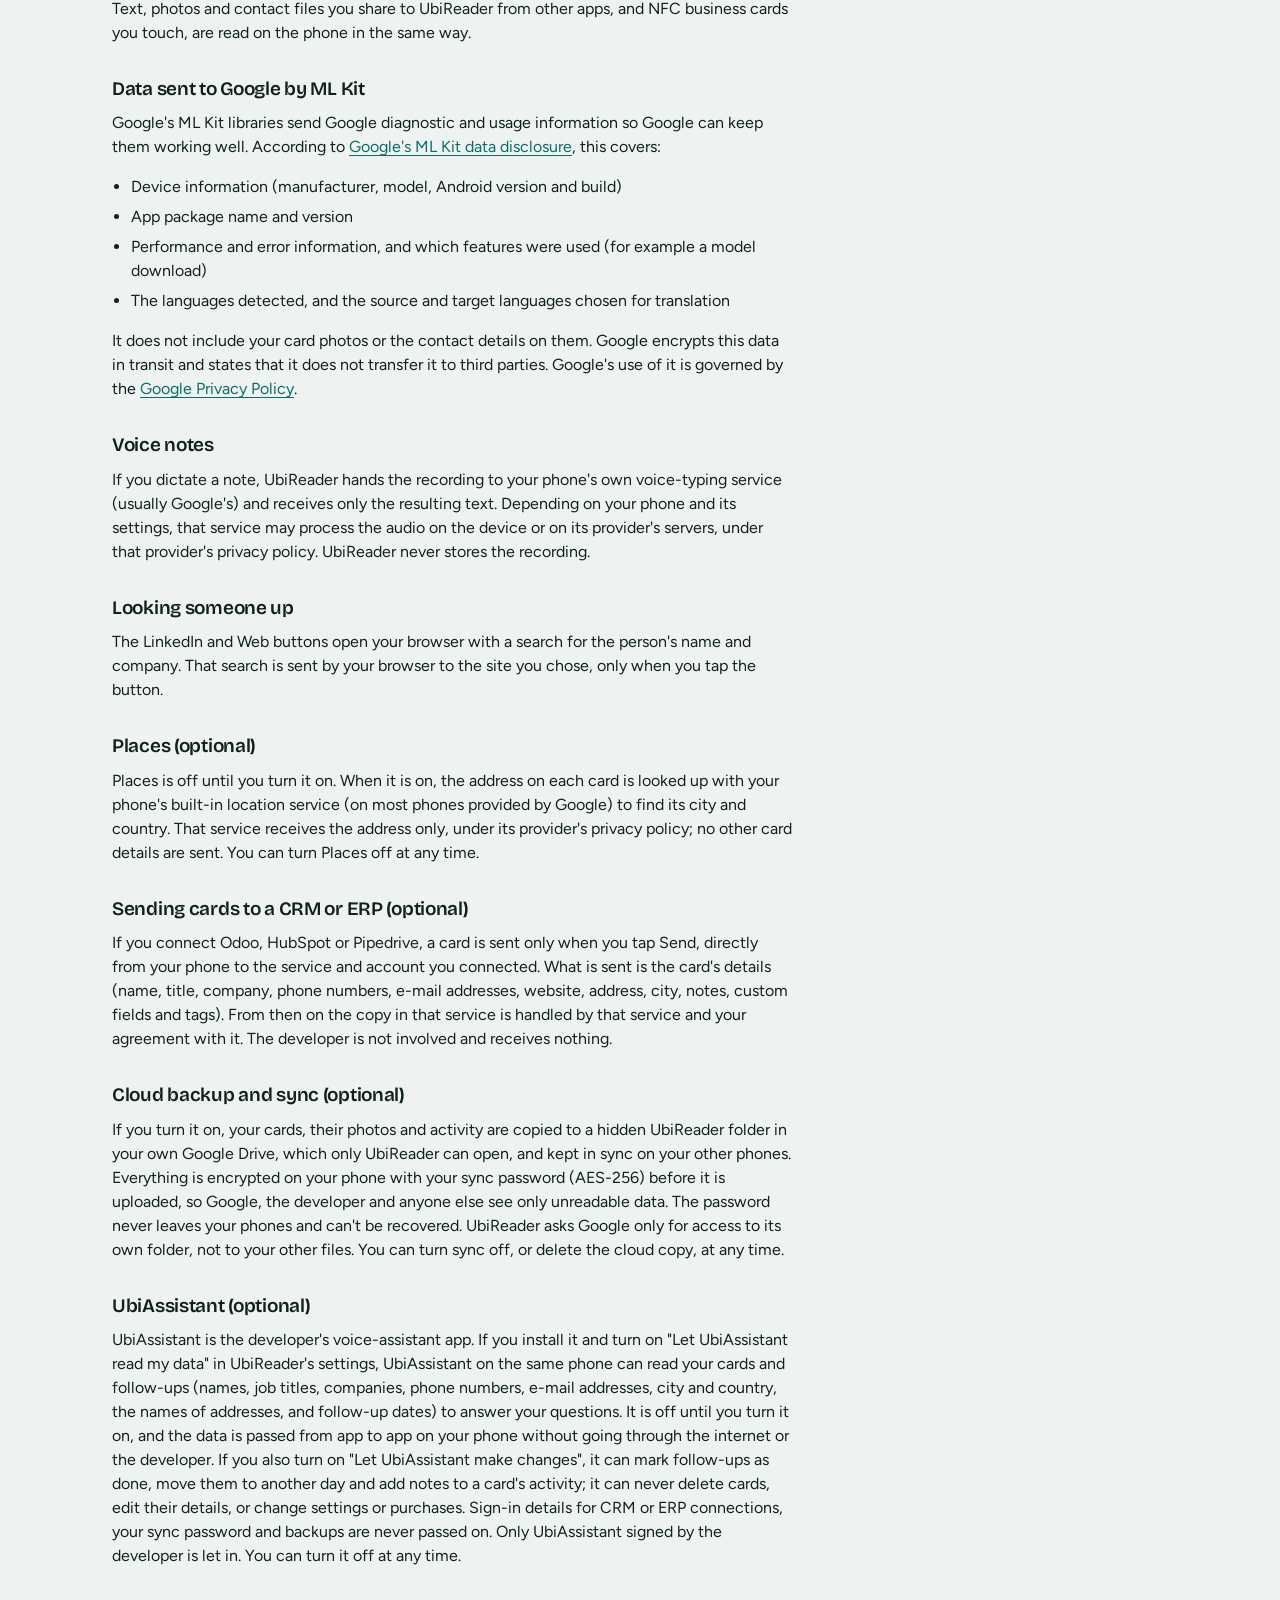
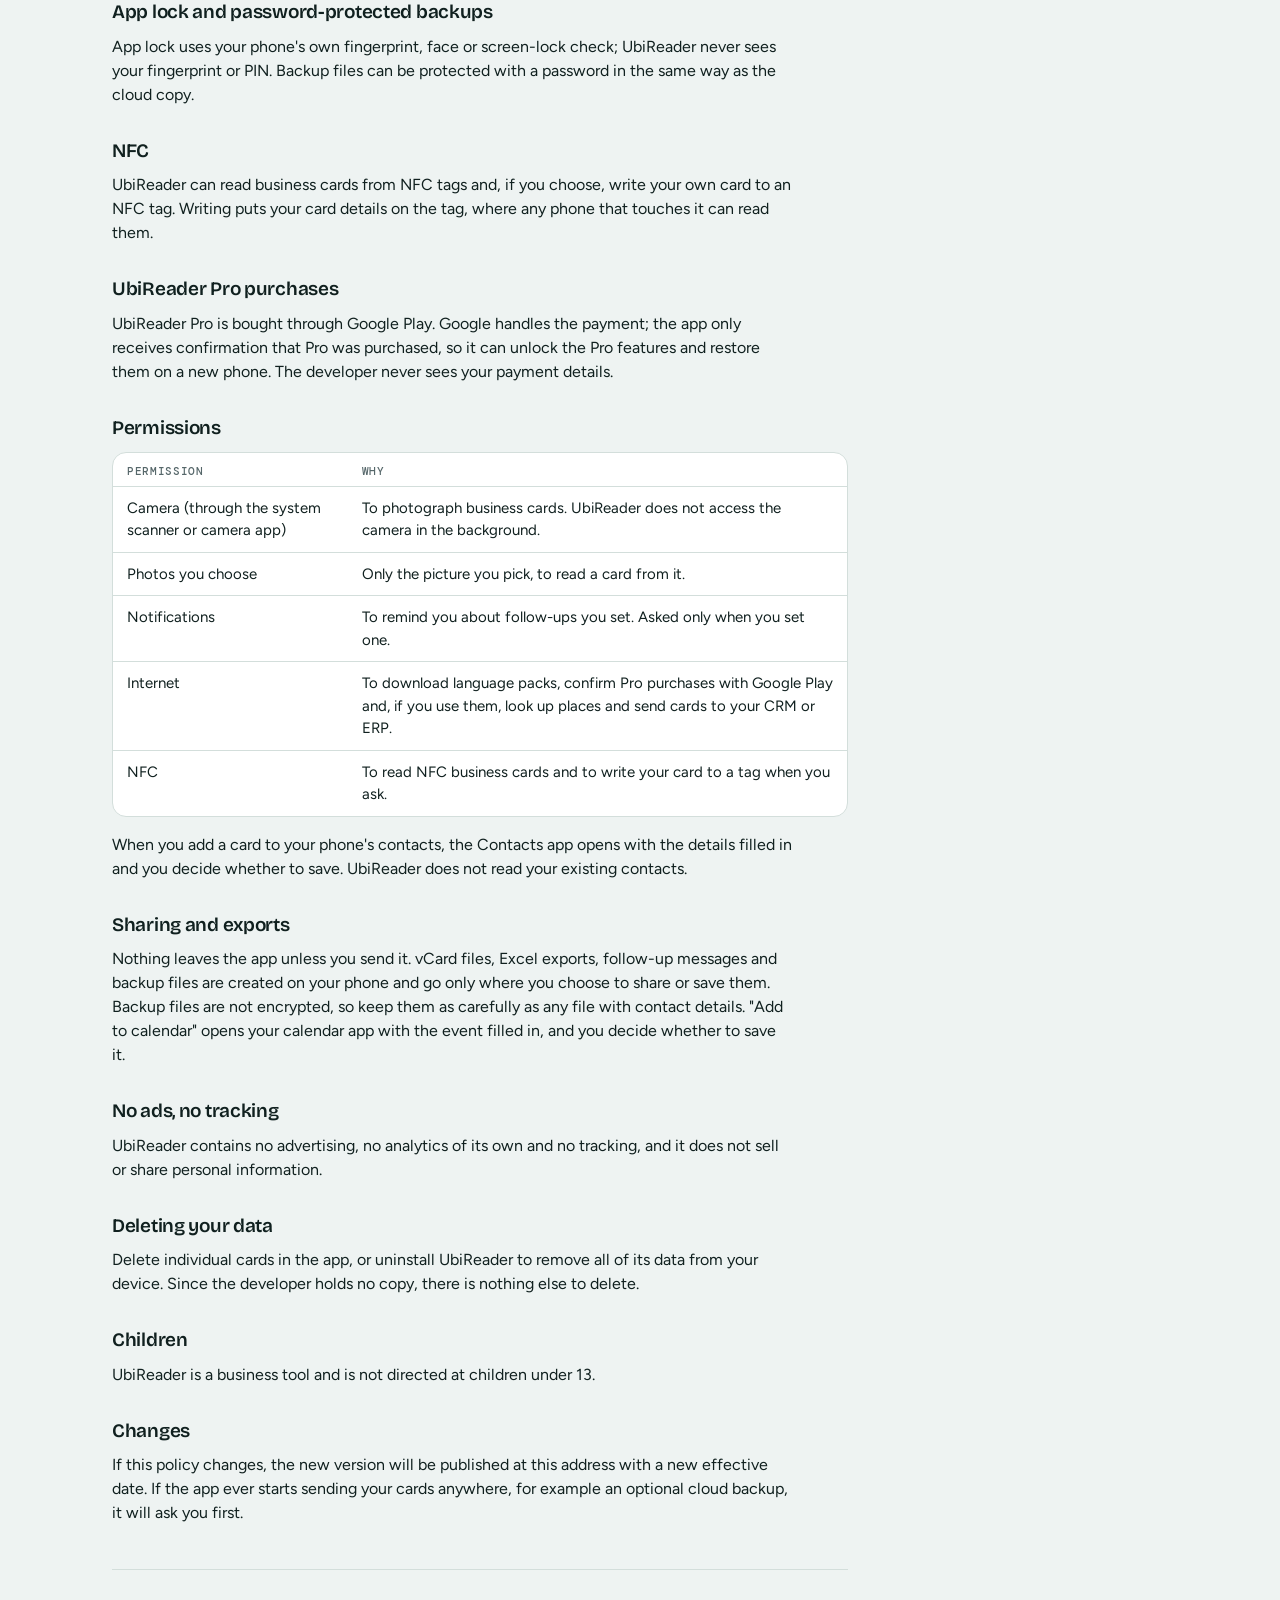
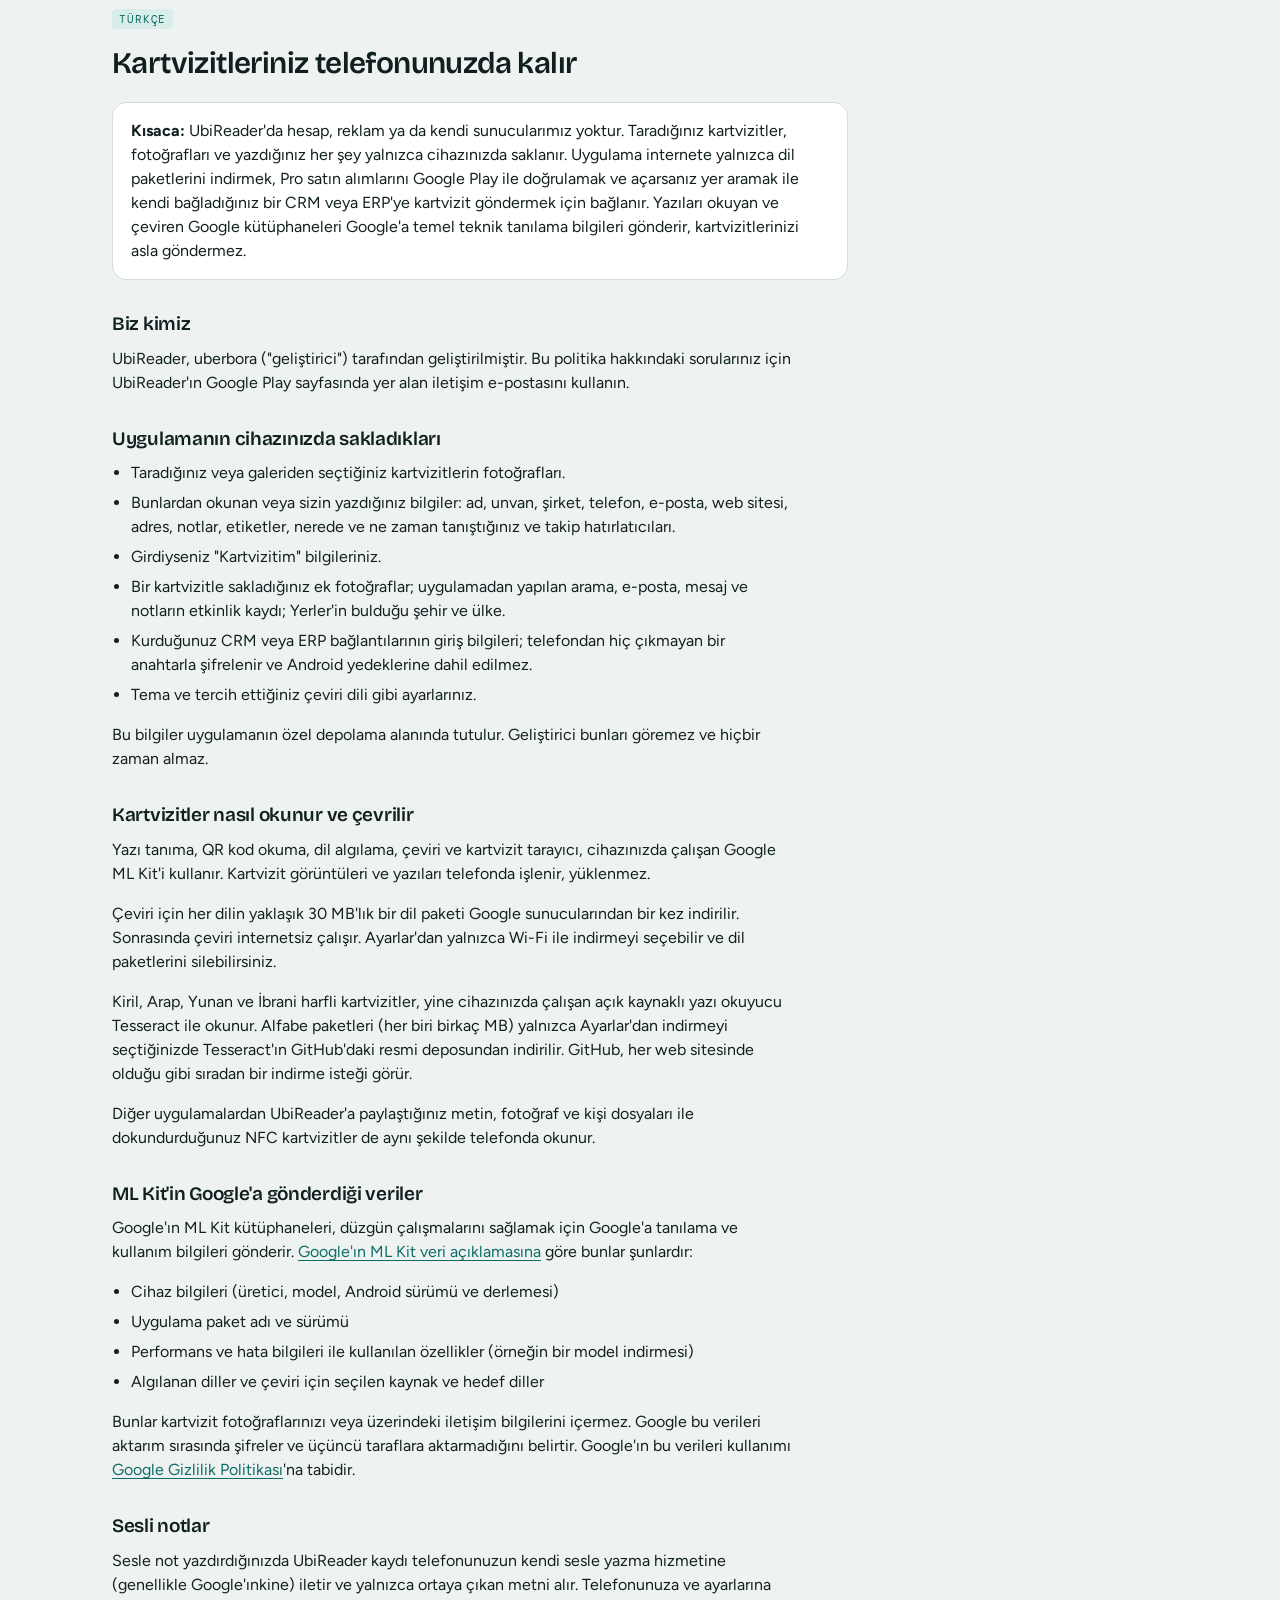
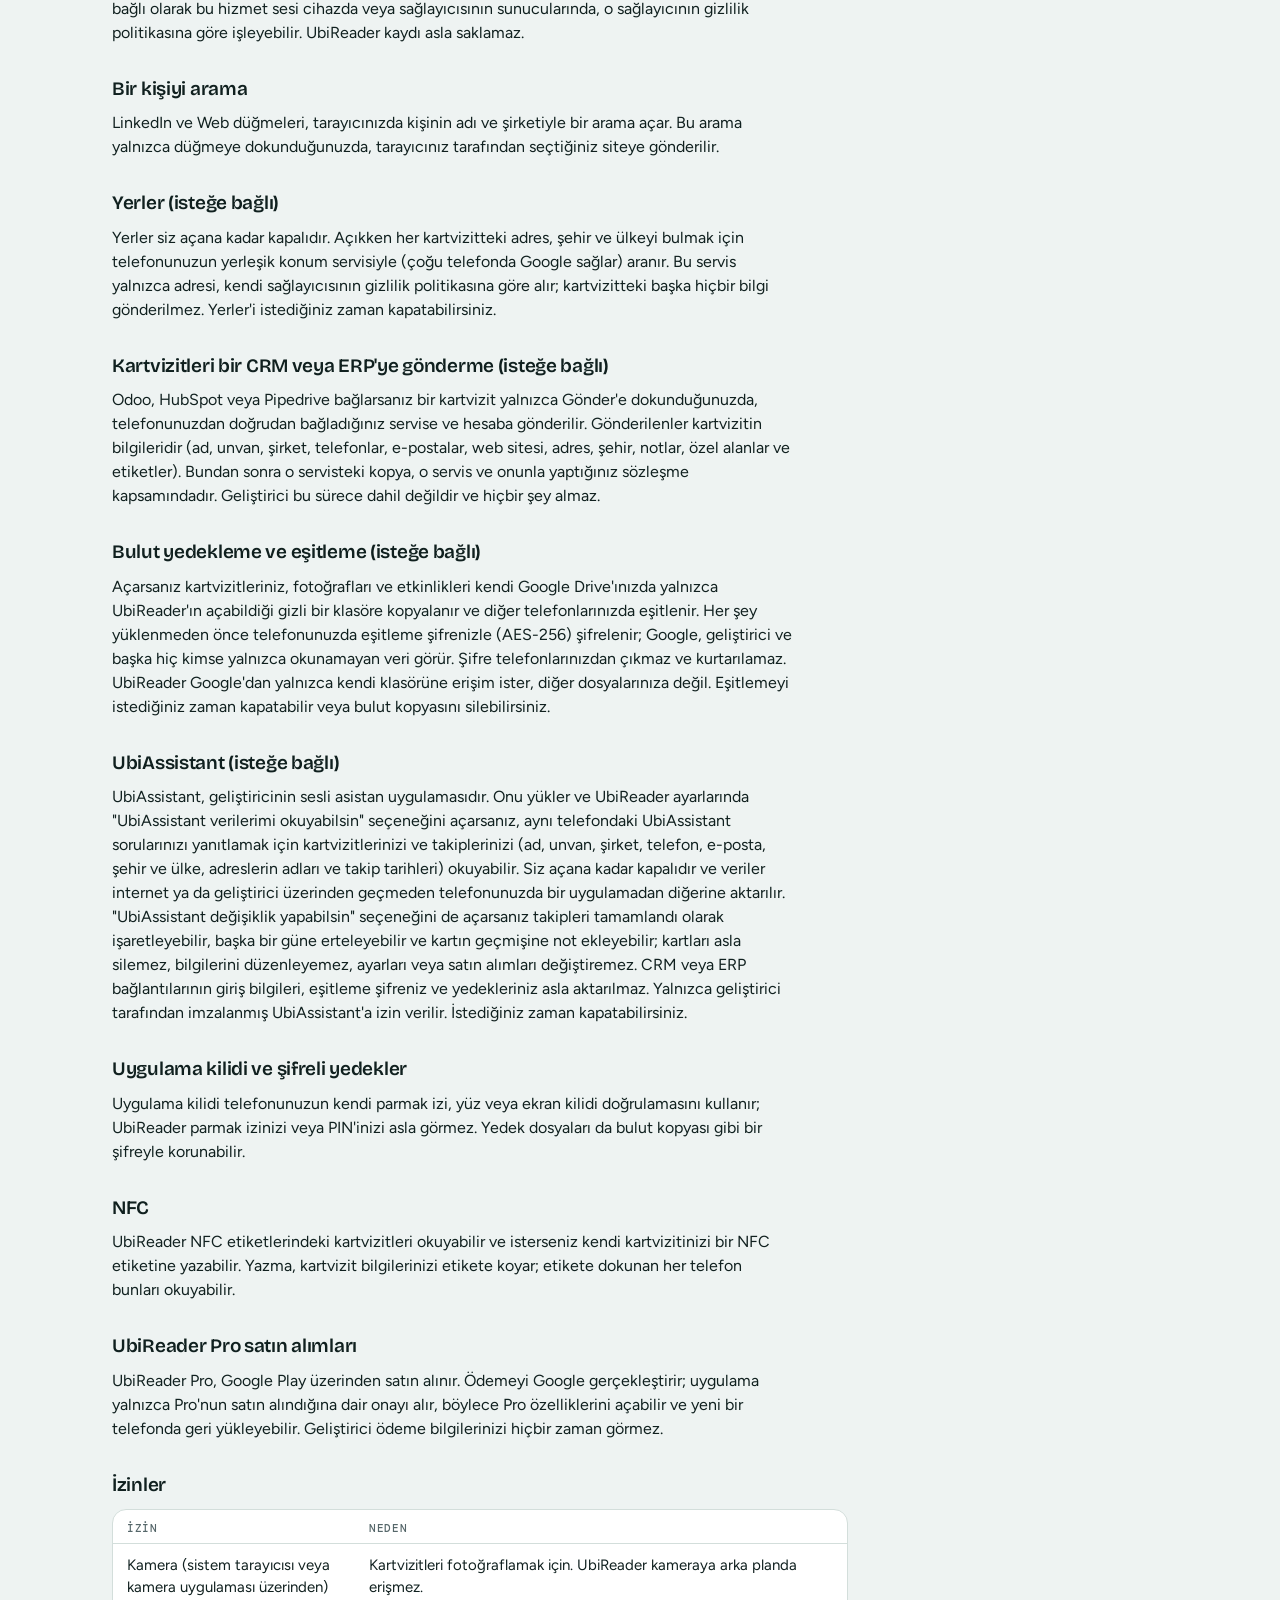
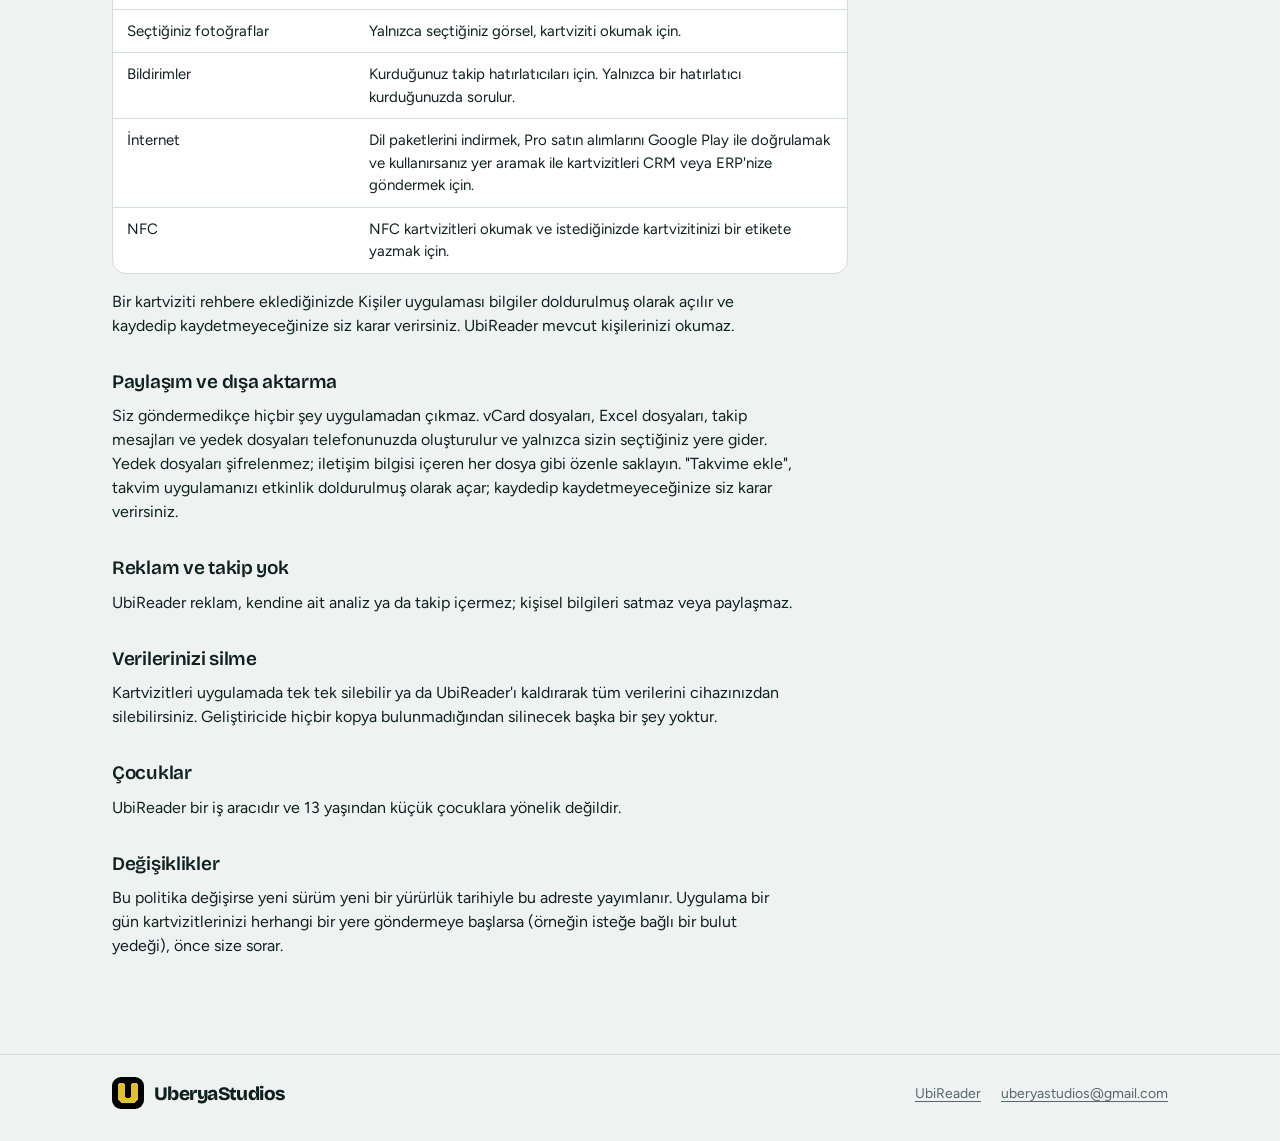
<file: ubireader/privacy/index.html>
<!doctype html>
<html lang="en">
<head>
<meta charset="utf-8">
<meta name="viewport" content="width=device-width, initial-scale=1">
<title>UbiReader Privacy Policy</title>
<link rel="preconnect" href="https://fonts.googleapis.com">
<link rel="preconnect" href="https://fonts.gstatic.com" crossorigin>
<link rel="stylesheet" href="https://fonts.googleapis.com/css2?family=Bricolage+Grotesque:opsz,wght@12..96,600;12..96,800&amp;family=DM+Mono:wght@400;500&amp;family=Figtree:wght@400;500;600;700&amp;display=swap">
<link rel="stylesheet" href="../../assets/site.css">
<link rel="icon" href="../../assets/uberbora.svg" type="image/svg+xml">
</head>
<body class="app-ubireader app-page privacy">
<header class="on-sun">
  <div class="wrap topbar"><a class="brand" href="../../"><span class="umark"><svg viewBox="5 6 22 23" shape-rendering="crispEdges" aria-hidden="true"><path fill="#E1C02C" d="M6 6h5v1h-5zM21 6h5v1h-5zM5 7h7v14h-7zM20 7h7v14h-7zM5 21h8v1h-8zM19 21h8v1h-8zM5 22h9v1h-9zM18 22h9v1h-9zM5 23h22v3h-22zM6 26h20v1h-20zM7 27h18v1h-18zM8 28h16v1h-16z"/></svg></span><span class="wordmark">Uberya<b>Studios</b></span></a></div>
</header>

<section class="hero-app on-dark pv-hero">
  <div class="wrap">
    <a class="appname rm-app" href="../"><svg viewBox="0 0 108 108" aria-hidden="true">
        <rect width="108" height="108" rx="24" fill="#1b4b73"/>
        <rect x="22" y="38" width="56" height="38" rx="5" fill="#fff"/>
        <rect x="29" y="46" width="24" height="4.5" rx="1.2" fill="#1b4b73"/>
        <rect x="29" y="55" width="34" height="3" rx="1" fill="#1b4b73"/>
        <rect x="29" y="61" width="29" height="3" rx="1" fill="#1b4b73"/>
        <rect x="29" y="67" width="21" height="3" rx="1" fill="#1b4b73"/>
        <rect x="62" y="24" width="28" height="20" rx="5" fill="#e9a23b"/>
        <path d="M68 42h7l-9 8z" fill="#e9a23b"/>
        <rect x="67" y="30" width="17" height="3" rx="1" fill="#1b4b73"/>
        <rect x="67" y="36" width="11" height="3" rx="1" fill="#1b4b73"/>
      </svg><span>UbiReader</span></a>
    <h1>Privacy Policy · Gizlilik Politikası</h1>
    <p class="small muted">Effective 4 October 2026, updated 23 October 2026 · Yürürlük tarihi: 4 Ekim 2026, güncelleme: 23 Ekim 2026</p>
    <nav class="lang" aria-label="Language">
      <a href="#en">English</a>
      <a href="#tr">Türkçe</a>
    </nav>
  </div>
</section>

<main class="wrap pv-body">
<section class="policy" id="en" lang="en">
    <span class="label">English</span>
    <h2>Your cards stay on your phone</h2>
    <div class="summary">
      <strong>In short:</strong> UbiReader has no accounts, no ads and no servers of its own. The business cards you
      scan, their photos and everything you type are stored only on your device. The app connects to the internet
      only to download language packs, to check Pro purchases with Google Play and, if you turn them on, to look up
      places and to send cards to a CRM or ERP you connected yourself. The Google libraries that read and translate text send
      Google basic technical diagnostics, never your cards.
    </div>

    <h3>Who we are</h3>
    <p>UbiReader is developed by uberbora (the "developer"). For questions about this policy, use the contact
      e-mail shown on UbiReader's Google Play page.</p>

    <h3>What the app stores on your device</h3>
    <ul>
      <li>Photos of the cards you scan or pick from your gallery.</li>
      <li>The details read from them or typed by you: names, job titles, companies, phone numbers, e-mail
        addresses, websites, addresses, notes, tags, where and when you met, and follow-up reminders.</li>
      <li>Your own "My card" details, if you enter them.</li>
      <li>Extra photos you keep with a card, an activity log of calls, e-mails, messages and notes made from the
        app, and the city and country found by Places.</li>
      <li>Sign-in details for CRM or ERP connections you set up, encrypted with a key that never leaves the phone and
        left out of Android's backups.</li>
      <li>Your settings, such as theme and preferred translation language.</li>
    </ul>
    <p>This information is kept in the app's private storage. The developer cannot see it and never receives it.</p>

    <h3>How cards are read and translated</h3>
    <p>Text recognition, QR code reading, language detection, translation and the card scanner use Google ML Kit,
      which runs on your device. Card images and text are processed on the phone and are not uploaded.</p>
    <p>Translation needs a language pack for each language, about 30 MB, downloaded once from Google's servers. After
      that, translation works offline. You can choose to download only over Wi-Fi and delete language packs in
      Settings.</p>
    <p>Cards in Cyrillic, Arabic, Greek and Hebrew letters are read with Tesseract, an open-source text reader that also
      runs on your device. Its alphabet packs (a few MB each) are downloaded from Tesseract's official repository on
      GitHub, only when you choose to download one in Settings. GitHub sees an ordinary download request, as with any
      website.</p>
    <p>Text, photos and contact files you share to UbiReader from other apps, and NFC business cards you touch, are read
      on the phone in the same way.</p>

    <h3>Data sent to Google by ML Kit</h3>
    <p>Google's ML Kit libraries send Google diagnostic and usage information so Google can keep them working
      well. According to <a href="https://developers.google.com/ml-kit/android-data-disclosure" rel="noopener">Google's
      ML Kit data disclosure</a>, this covers:</p>
    <ul>
      <li>Device information (manufacturer, model, Android version and build)</li>
      <li>App package name and version</li>
      <li>Performance and error information, and which features were used (for example a model download)</li>
      <li>The languages detected, and the source and target languages chosen for translation</li>
    </ul>
    <p>It does not include your card photos or the contact details on them. Google encrypts this data in transit
      and states that it does not transfer it to third parties. Google's use of it is governed by the
      <a href="https://policies.google.com/privacy" rel="noopener">Google Privacy Policy</a>.</p>

    <h3>Voice notes</h3>
    <p>If you dictate a note, UbiReader hands the recording to your phone's own voice-typing service (usually
      Google's) and receives only the resulting text. Depending on your phone and its settings, that service may process
      the audio on the device or on its provider's servers, under that provider's privacy policy. UbiReader never
      stores the recording.</p>

    <h3>Looking someone up</h3>
    <p>The LinkedIn and Web buttons open your browser with a search for the person's name and company. That search is
      sent by your browser to the site you chose, only when you tap the button.</p>

    <h3>Places (optional)</h3>
    <p>Places is off until you turn it on. When it is on, the address on each card is looked up with your phone's
      built-in location service (on most phones provided by Google) to find its city and country. That service receives
      the address only, under its provider's privacy policy; no other card details are sent. You can turn Places off at
      any time.</p>

    <h3>Sending cards to a CRM or ERP (optional)</h3>
    <p>If you connect Odoo, HubSpot or Pipedrive, a card is sent only when you tap Send, directly from your phone to the
      service and account you connected. What is sent is the card's details (name, title, company, phone numbers,
      e-mail addresses, website, address, city, notes, custom fields and tags). From then on the copy in that service
      is handled by that service and your agreement with it. The developer is not involved and receives nothing.</p>

    <h3>Cloud backup and sync (optional)</h3>
    <p>If you turn it on, your cards, their photos and activity are copied to a hidden UbiReader folder in your own
      Google Drive, which only UbiReader can open, and kept in sync on your other phones. Everything is encrypted on your
      phone with your sync password (AES-256) before it is uploaded, so Google, the developer and anyone else see only
      unreadable data. The password never leaves your phones and can't be recovered. UbiReader asks Google only for
      access to its own folder, not to your other files. You can turn sync off, or delete the cloud copy, at any time.</p>

    <h3>UbiAssistant (optional)</h3>
    <p>UbiAssistant is the developer's voice-assistant app. If you install it and turn on "Let UbiAssistant read my data"
      in UbiReader's settings, UbiAssistant on the same phone can read your cards and follow-ups (names, job titles,
      companies, phone numbers, e-mail addresses, city and country, the names of addresses, and follow-up dates) to
      answer your questions. It is off until you turn it on, and the data
      is passed from app to app on your phone without going through the internet or the developer. If you also turn on
      "Let UbiAssistant make changes", it can mark follow-ups as done, move them to another day and add notes to a card's
      activity; it can never delete cards, edit their details, or change settings or purchases. Sign-in details for
      CRM or ERP connections, your sync password and backups are never passed on. Only UbiAssistant signed by the
      developer is let in. You can turn it off at any time.</p>

    <h3>App lock and password-protected backups</h3>
    <p>App lock uses your phone's own fingerprint, face or screen-lock check; UbiReader never sees your fingerprint or
      PIN. Backup files can be protected with a password in the same way as the cloud copy.</p>

    <h3>NFC</h3>
    <p>UbiReader can read business cards from NFC tags and, if you choose, write your own card to an NFC tag. Writing puts
      your card details on the tag, where any phone that touches it can read them.</p>

    <h3>UbiReader Pro purchases</h3>
    <p>UbiReader Pro is bought through Google Play. Google handles the payment; the app only receives confirmation
      that Pro was purchased, so it can unlock the Pro features and restore them on a new phone. The developer never
      sees your payment details.</p>

    <h3>Permissions</h3>
    <div class="tablewrap">
      <table>
        <thead><tr><th scope="col">Permission</th><th scope="col">Why</th></tr></thead>
        <tbody>
          <tr><td>Camera (through the system scanner or camera app)</td><td>To photograph business cards. UbiReader does not access the camera in the background.</td></tr>
          <tr><td>Photos you choose</td><td>Only the picture you pick, to read a card from it.</td></tr>
          <tr><td>Notifications</td><td>To remind you about follow-ups you set. Asked only when you set one.</td></tr>
          <tr><td>Internet</td><td>To download language packs, confirm Pro purchases with Google Play and, if you use them, look up places and send cards to your CRM or ERP.</td></tr>
          <tr><td>NFC</td><td>To read NFC business cards and to write your card to a tag when you ask.</td></tr>
        </tbody>
      </table>
    </div>
    <p>When you add a card to your phone's contacts, the Contacts app opens with the details filled in and you
      decide whether to save. UbiReader does not read your existing contacts.</p>

    <h3>Sharing and exports</h3>
    <p>Nothing leaves the app unless you send it. vCard files, Excel exports, follow-up messages and backup files are
      created on your phone and go only where you choose to share or save them. Backup files are not encrypted, so
      keep them as carefully as any file with contact details. "Add to calendar" opens your calendar app with the
      event filled in, and you decide whether to save it.</p>

    <h3>No ads, no tracking</h3>
    <p>UbiReader contains no advertising, no analytics of its own and no tracking, and it does not sell or share
      personal information.</p>

    <h3>Deleting your data</h3>
    <p>Delete individual cards in the app, or uninstall UbiReader to remove all of its data from your device. Since
      the developer holds no copy, there is nothing else to delete.</p>

    <h3>Children</h3>
    <p>UbiReader is a business tool and is not directed at children under 13.</p>

    <h3>Changes</h3>
    <p>If this policy changes, the new version will be published at this address with a new effective date. If the
      app ever starts sending your cards anywhere, for example an optional cloud backup, it will ask you first.</p>
  </section>
<section class="policy" id="tr" lang="tr">
    <span class="label">Türkçe</span>
    <h2>Kartvizitleriniz telefonunuzda kalır</h2>
    <div class="summary">
      <strong>Kısaca:</strong> UbiReader'da hesap, reklam ya da kendi sunucularımız yoktur. Taradığınız kartvizitler,
      fotoğrafları ve yazdığınız her şey yalnızca cihazınızda saklanır. Uygulama internete yalnızca dil
      paketlerini indirmek, Pro satın alımlarını Google Play ile doğrulamak ve açarsanız yer aramak ile kendi bağladığınız
      bir CRM veya ERP'ye kartvizit göndermek için bağlanır. Yazıları okuyan ve çeviren Google kütüphaneleri Google'a temel teknik tanılama
      bilgileri gönderir, kartvizitlerinizi asla göndermez.
    </div>

    <h3>Biz kimiz</h3>
    <p>UbiReader, uberbora ("geliştirici") tarafından geliştirilmiştir. Bu politika hakkındaki sorularınız için
      UbiReader'ın Google Play sayfasında yer alan iletişim e-postasını kullanın.</p>

    <h3>Uygulamanın cihazınızda sakladıkları</h3>
    <ul>
      <li>Taradığınız veya galeriden seçtiğiniz kartvizitlerin fotoğrafları.</li>
      <li>Bunlardan okunan veya sizin yazdığınız bilgiler: ad, unvan, şirket, telefon, e-posta, web sitesi, adres,
        notlar, etiketler, nerede ve ne zaman tanıştığınız ve takip hatırlatıcıları.</li>
      <li>Girdiyseniz "Kartvizitim" bilgileriniz.</li>
      <li>Bir kartvizitle sakladığınız ek fotoğraflar; uygulamadan yapılan arama, e-posta, mesaj ve notların etkinlik
        kaydı; Yerler'in bulduğu şehir ve ülke.</li>
      <li>Kurduğunuz CRM veya ERP bağlantılarının giriş bilgileri; telefondan hiç çıkmayan bir anahtarla şifrelenir ve
        Android yedeklerine dahil edilmez.</li>
      <li>Tema ve tercih ettiğiniz çeviri dili gibi ayarlarınız.</li>
    </ul>
    <p>Bu bilgiler uygulamanın özel depolama alanında tutulur. Geliştirici bunları göremez ve hiçbir zaman almaz.</p>

    <h3>Kartvizitler nasıl okunur ve çevrilir</h3>
    <p>Yazı tanıma, QR kod okuma, dil algılama, çeviri ve kartvizit tarayıcı, cihazınızda çalışan Google ML Kit'i
      kullanır. Kartvizit görüntüleri ve yazıları telefonda işlenir, yüklenmez.</p>
    <p>Çeviri için her dilin yaklaşık 30 MB'lık bir dil paketi Google sunucularından bir kez indirilir. Sonrasında çeviri
      internetsiz çalışır. Ayarlar'dan yalnızca Wi-Fi ile indirmeyi seçebilir ve dil paketlerini silebilirsiniz.</p>
    <p>Kiril, Arap, Yunan ve İbrani harfli kartvizitler, yine cihazınızda çalışan açık kaynaklı yazı okuyucu Tesseract ile
      okunur. Alfabe paketleri (her biri birkaç MB) yalnızca Ayarlar'dan indirmeyi seçtiğinizde Tesseract'ın GitHub'daki
      resmi deposundan indirilir. GitHub, her web sitesinde olduğu gibi sıradan bir indirme isteği görür.</p>
    <p>Diğer uygulamalardan UbiReader'a paylaştığınız metin, fotoğraf ve kişi dosyaları ile dokundurduğunuz NFC
      kartvizitler de aynı şekilde telefonda okunur.</p>

    <h3>ML Kit'in Google'a gönderdiği veriler</h3>
    <p>Google'ın ML Kit kütüphaneleri, düzgün çalışmalarını sağlamak için Google'a tanılama ve kullanım bilgileri
      gönderir. <a href="https://developers.google.com/ml-kit/android-data-disclosure" rel="noopener">Google'ın ML Kit veri
      açıklamasına</a> göre bunlar şunlardır:</p>
    <ul>
      <li>Cihaz bilgileri (üretici, model, Android sürümü ve derlemesi)</li>
      <li>Uygulama paket adı ve sürümü</li>
      <li>Performans ve hata bilgileri ile kullanılan özellikler (örneğin bir model indirmesi)</li>
      <li>Algılanan diller ve çeviri için seçilen kaynak ve hedef diller</li>
    </ul>
    <p>Bunlar kartvizit fotoğraflarınızı veya üzerindeki iletişim bilgilerini içermez. Google bu verileri aktarım
      sırasında şifreler ve üçüncü taraflara aktarmadığını belirtir. Google'ın bu verileri kullanımı
      <a href="https://policies.google.com/privacy?hl=tr" rel="noopener">Google Gizlilik Politikası</a>'na tabidir.</p>

    <h3>Sesli notlar</h3>
    <p>Sesle not yazdırdığınızda UbiReader kaydı telefonunuzun kendi sesle yazma hizmetine (genellikle Google'ınkine)
      iletir ve yalnızca ortaya çıkan metni alır. Telefonunuza ve ayarlarına bağlı olarak bu hizmet sesi cihazda veya
      sağlayıcısının sunucularında, o sağlayıcının gizlilik politikasına göre işleyebilir. UbiReader kaydı asla saklamaz.</p>

    <h3>Bir kişiyi arama</h3>
    <p>LinkedIn ve Web düğmeleri, tarayıcınızda kişinin adı ve şirketiyle bir arama açar. Bu arama yalnızca düğmeye
      dokunduğunuzda, tarayıcınız tarafından seçtiğiniz siteye gönderilir.</p>

    <h3>Yerler (isteğe bağlı)</h3>
    <p>Yerler siz açana kadar kapalıdır. Açıkken her kartvizitteki adres, şehir ve ülkeyi bulmak için telefonunuzun
      yerleşik konum servisiyle (çoğu telefonda Google sağlar) aranır. Bu servis yalnızca adresi, kendi sağlayıcısının
      gizlilik politikasına göre alır; kartvizitteki başka hiçbir bilgi gönderilmez. Yerler'i istediğiniz zaman
      kapatabilirsiniz.</p>

    <h3>Kartvizitleri bir CRM veya ERP'ye gönderme (isteğe bağlı)</h3>
    <p>Odoo, HubSpot veya Pipedrive bağlarsanız bir kartvizit yalnızca Gönder'e dokunduğunuzda, telefonunuzdan
      doğrudan bağladığınız servise ve hesaba gönderilir. Gönderilenler kartvizitin bilgileridir (ad, unvan, şirket,
      telefonlar, e-postalar, web sitesi, adres, şehir, notlar, özel alanlar ve etiketler). Bundan sonra o servisteki kopya,
      o servis ve onunla yaptığınız sözleşme kapsamındadır. Geliştirici bu sürece dahil değildir ve hiçbir şey almaz.</p>

    <h3>Bulut yedekleme ve eşitleme (isteğe bağlı)</h3>
    <p>Açarsanız kartvizitleriniz, fotoğrafları ve etkinlikleri kendi Google Drive'ınızda yalnızca UbiReader'ın
      açabildiği gizli bir klasöre kopyalanır ve diğer telefonlarınızda eşitlenir. Her şey yüklenmeden önce
      telefonunuzda eşitleme şifrenizle (AES-256) şifrelenir; Google, geliştirici ve başka hiç kimse yalnızca
      okunamayan veri görür. Şifre telefonlarınızdan çıkmaz ve kurtarılamaz. UbiReader Google'dan yalnızca kendi
      klasörüne erişim ister, diğer dosyalarınıza değil. Eşitlemeyi istediğiniz zaman kapatabilir veya bulut kopyasını
      silebilirsiniz.</p>

    <h3>UbiAssistant (isteğe bağlı)</h3>
    <p>UbiAssistant, geliştiricinin sesli asistan uygulamasıdır. Onu yükler ve UbiReader ayarlarında "UbiAssistant
      verilerimi okuyabilsin" seçeneğini açarsanız, aynı telefondaki UbiAssistant sorularınızı yanıtlamak için
      kartvizitlerinizi ve takiplerinizi (ad, unvan, şirket, telefon, e-posta, şehir ve ülke, adreslerin adları ve takip
      tarihleri) okuyabilir. Siz açana kadar kapalıdır ve veriler internet
      ya da geliştirici üzerinden geçmeden telefonunuzda bir uygulamadan diğerine aktarılır. "UbiAssistant değişiklik
      yapabilsin" seçeneğini de açarsanız takipleri tamamlandı olarak işaretleyebilir, başka bir güne erteleyebilir ve
      kartın geçmişine not ekleyebilir; kartları asla silemez, bilgilerini düzenleyemez, ayarları veya satın alımları
      değiştiremez. CRM veya ERP bağlantılarının
      giriş bilgileri, eşitleme şifreniz ve yedekleriniz asla aktarılmaz. Yalnızca geliştirici tarafından imzalanmış
      UbiAssistant'a izin verilir. İstediğiniz zaman kapatabilirsiniz.</p>

    <h3>Uygulama kilidi ve şifreli yedekler</h3>
    <p>Uygulama kilidi telefonunuzun kendi parmak izi, yüz veya ekran kilidi doğrulamasını kullanır; UbiReader parmak
      izinizi veya PIN'inizi asla görmez. Yedek dosyaları da bulut kopyası gibi bir şifreyle korunabilir.</p>

    <h3>NFC</h3>
    <p>UbiReader NFC etiketlerindeki kartvizitleri okuyabilir ve isterseniz kendi kartvizitinizi bir NFC etiketine
      yazabilir. Yazma, kartvizit bilgilerinizi etikete koyar; etikete dokunan her telefon bunları okuyabilir.</p>

    <h3>UbiReader Pro satın alımları</h3>
    <p>UbiReader Pro, Google Play üzerinden satın alınır. Ödemeyi Google gerçekleştirir; uygulama yalnızca Pro'nun
      satın alındığına dair onayı alır, böylece Pro özelliklerini açabilir ve yeni bir telefonda geri yükleyebilir.
      Geliştirici ödeme bilgilerinizi hiçbir zaman görmez.</p>

    <h3>İzinler</h3>
    <div class="tablewrap">
      <table>
        <thead><tr><th scope="col">İzin</th><th scope="col">Neden</th></tr></thead>
        <tbody>
          <tr><td>Kamera (sistem tarayıcısı veya kamera uygulaması üzerinden)</td><td>Kartvizitleri fotoğraflamak için. UbiReader kameraya arka planda erişmez.</td></tr>
          <tr><td>Seçtiğiniz fotoğraflar</td><td>Yalnızca seçtiğiniz görsel, kartviziti okumak için.</td></tr>
          <tr><td>Bildirimler</td><td>Kurduğunuz takip hatırlatıcıları için. Yalnızca bir hatırlatıcı kurduğunuzda sorulur.</td></tr>
          <tr><td>İnternet</td><td>Dil paketlerini indirmek, Pro satın alımlarını Google Play ile doğrulamak ve kullanırsanız yer aramak ile kartvizitleri CRM veya ERP'nize göndermek için.</td></tr>
          <tr><td>NFC</td><td>NFC kartvizitleri okumak ve istediğinizde kartvizitinizi bir etikete yazmak için.</td></tr>
        </tbody>
      </table>
    </div>
    <p>Bir kartviziti rehbere eklediğinizde Kişiler uygulaması bilgiler doldurulmuş olarak açılır ve kaydedip
      kaydetmeyeceğinize siz karar verirsiniz. UbiReader mevcut kişilerinizi okumaz.</p>

    <h3>Paylaşım ve dışa aktarma</h3>
    <p>Siz göndermedikçe hiçbir şey uygulamadan çıkmaz. vCard dosyaları, Excel dosyaları, takip mesajları ve yedek
      dosyaları telefonunuzda oluşturulur ve yalnızca sizin seçtiğiniz yere gider. Yedek dosyaları şifrelenmez; iletişim
      bilgisi içeren her dosya gibi özenle saklayın. "Takvime ekle", takvim uygulamanızı etkinlik doldurulmuş olarak açar;
      kaydedip kaydetmeyeceğinize siz karar verirsiniz.</p>

    <h3>Reklam ve takip yok</h3>
    <p>UbiReader reklam, kendine ait analiz ya da takip içermez; kişisel bilgileri satmaz veya paylaşmaz.</p>

    <h3>Verilerinizi silme</h3>
    <p>Kartvizitleri uygulamada tek tek silebilir ya da UbiReader'ı kaldırarak tüm verilerini cihazınızdan
      silebilirsiniz. Geliştiricide hiçbir kopya bulunmadığından silinecek başka bir şey yoktur.</p>

    <h3>Çocuklar</h3>
    <p>UbiReader bir iş aracıdır ve 13 yaşından küçük çocuklara yönelik değildir.</p>

    <h3>Değişiklikler</h3>
    <p>Bu politika değişirse yeni sürüm yeni bir yürürlük tarihiyle bu adreste yayımlanır. Uygulama bir gün
      kartvizitlerinizi herhangi bir yere göndermeye başlarsa (örneğin isteğe bağlı bir bulut yedeği), önce size
      sorar.</p>
  </section>
</main>

<footer class="site">
  <div class="wrap row">
    <a class="brand" href="../../"><span class="umark"><svg viewBox="5 6 22 23" shape-rendering="crispEdges" aria-hidden="true"><path fill="#E1C02C" d="M6 6h5v1h-5zM21 6h5v1h-5zM5 7h7v14h-7zM20 7h7v14h-7zM5 21h8v1h-8zM19 21h8v1h-8zM5 22h9v1h-9zM18 22h9v1h-9zM5 23h22v3h-22zM6 26h20v1h-20zM7 27h18v1h-18zM8 28h16v1h-16z"/></svg></span><span class="wordmark">Uberya<b>Studios</b></span></a>
    <nav aria-label="UbiReader">
      <a href="../">UbiReader</a>
      <a href="mailto:uberyastudios@gmail.com">uberyastudios@gmail.com</a>
    </nav>
  </div>
</footer>
</body>
</html>
</file>
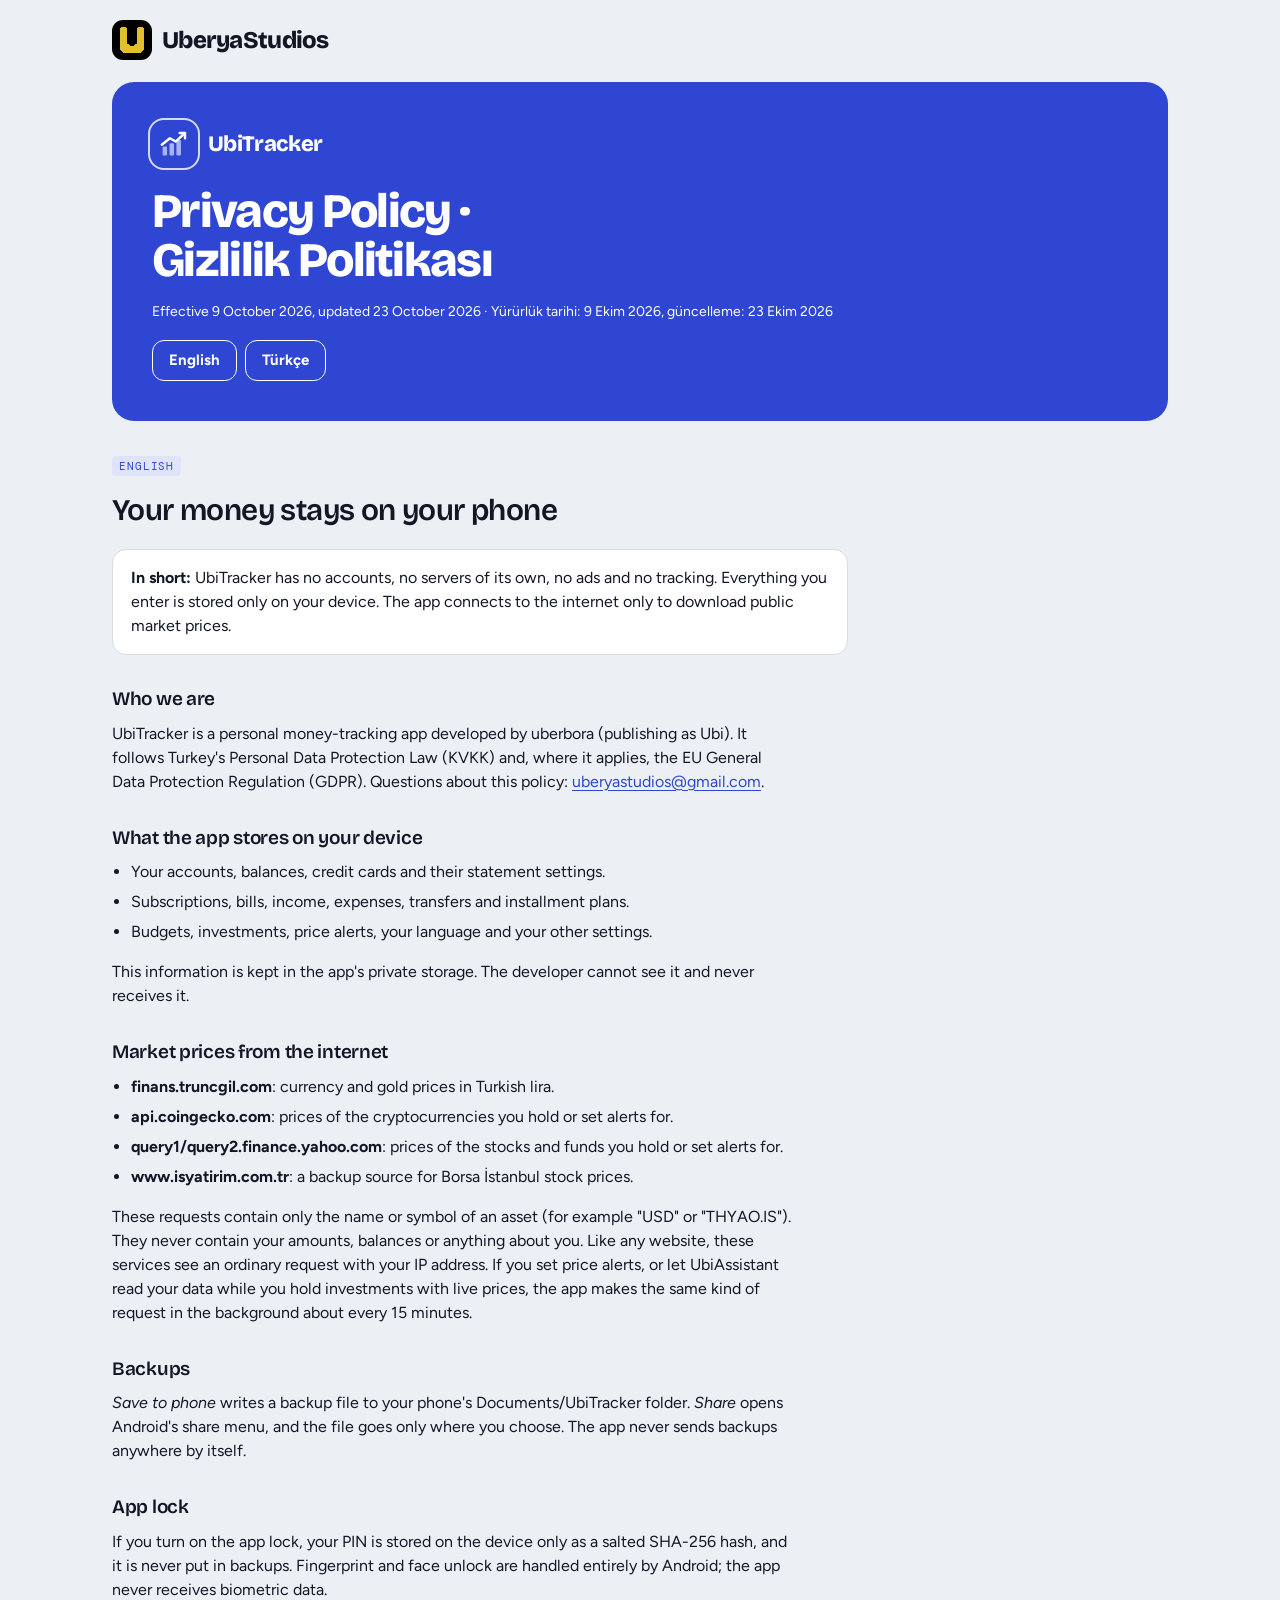
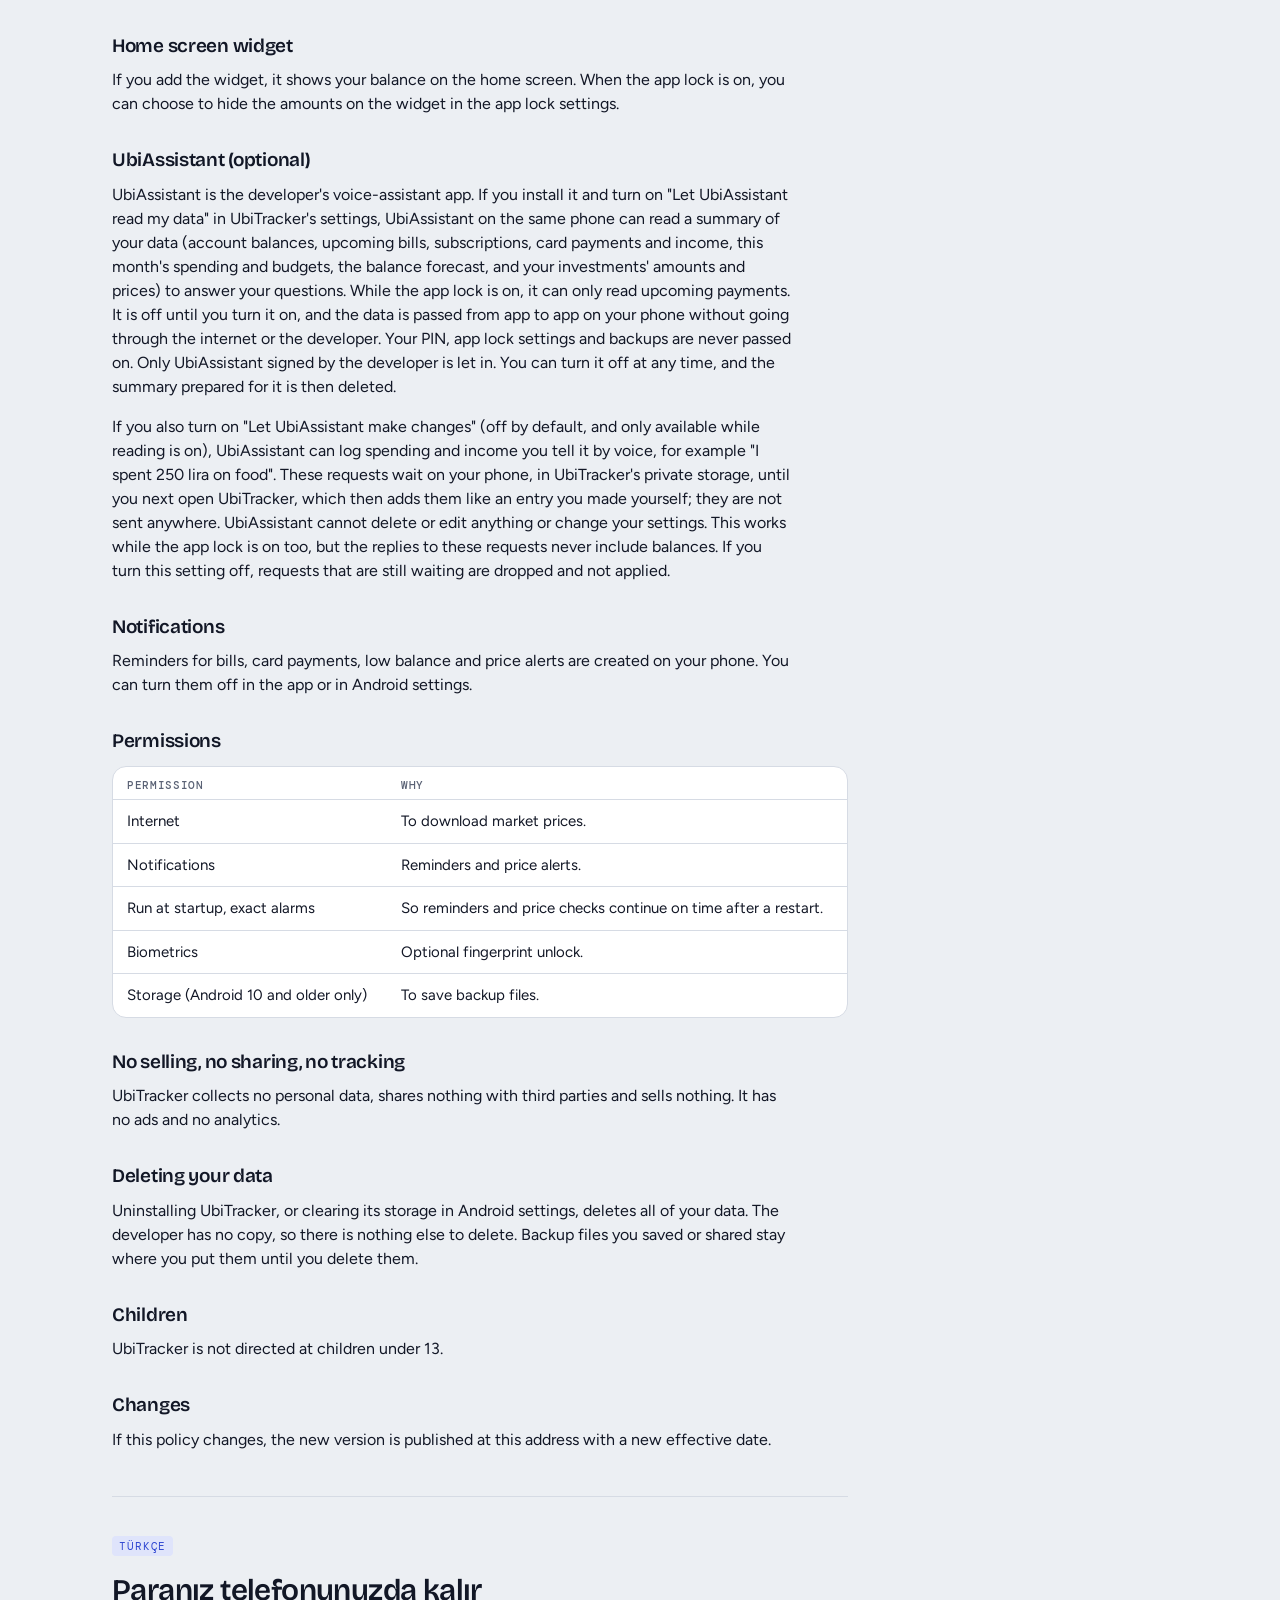
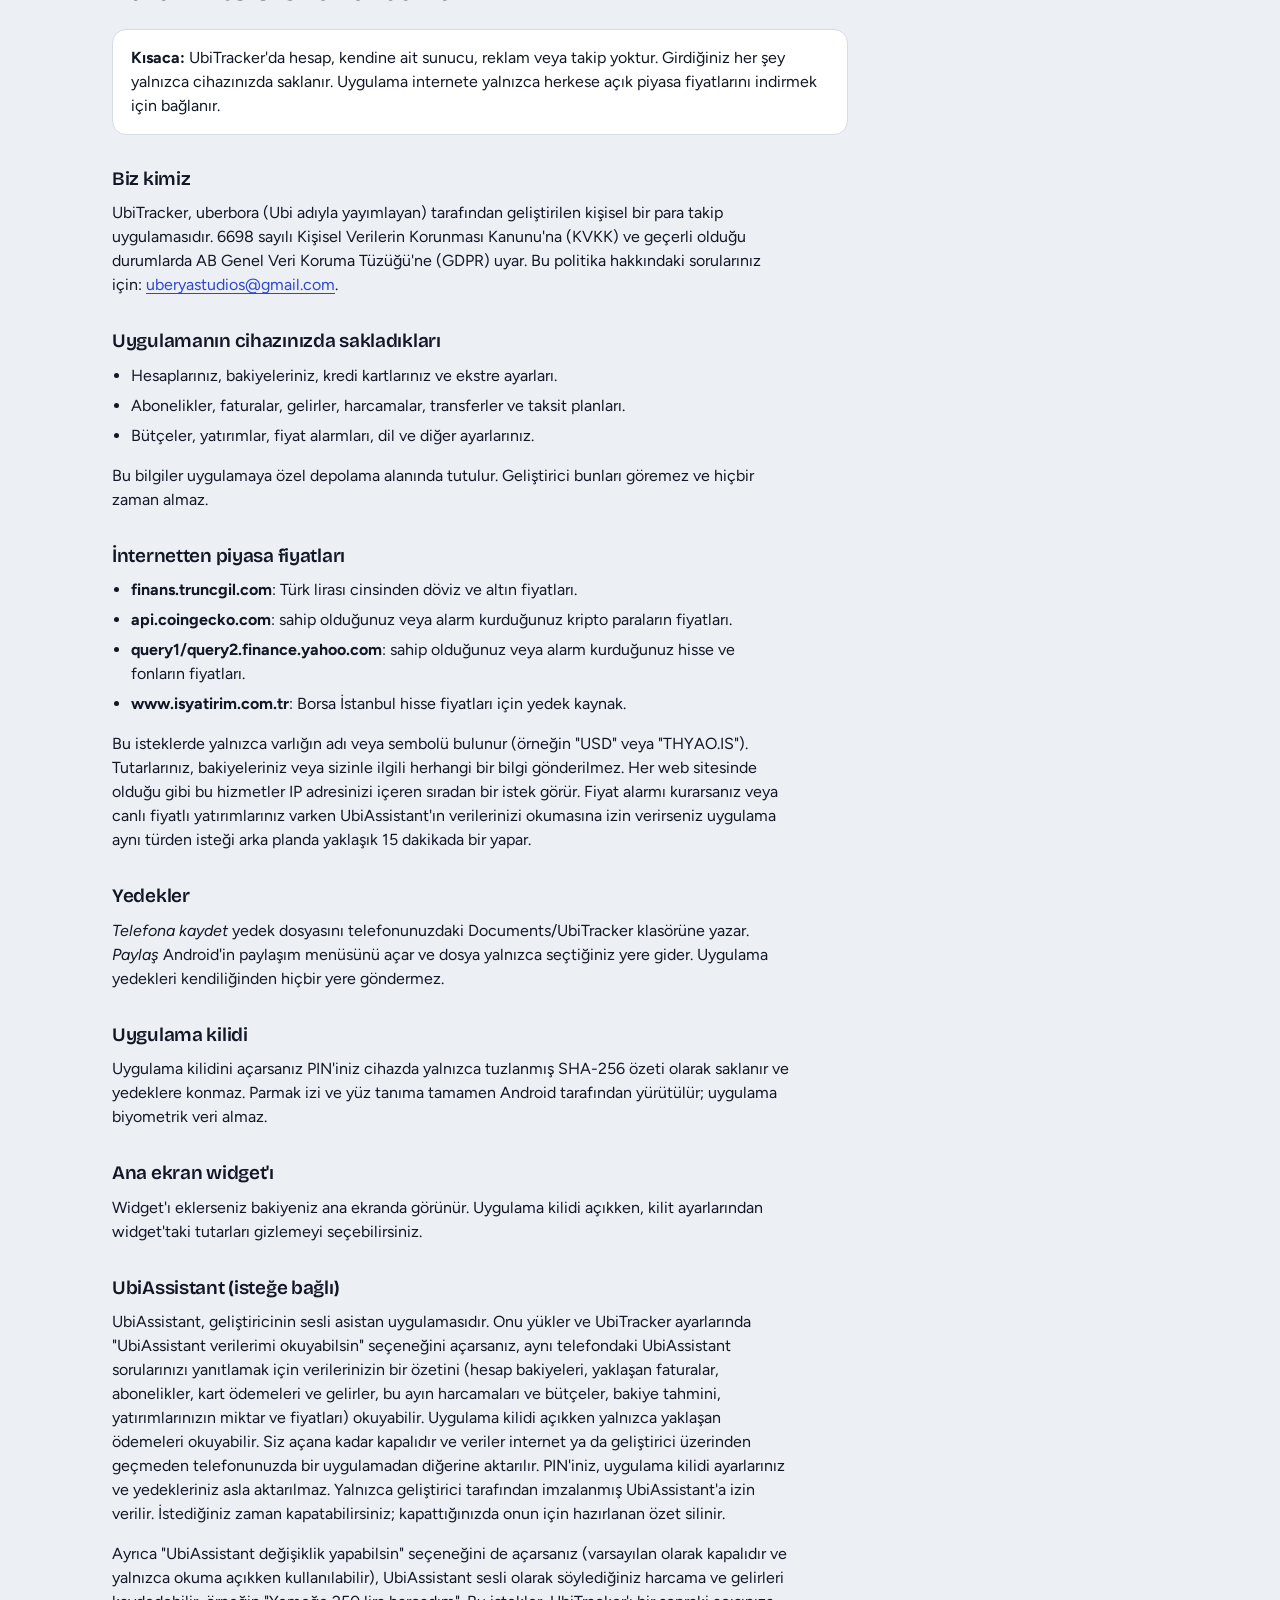
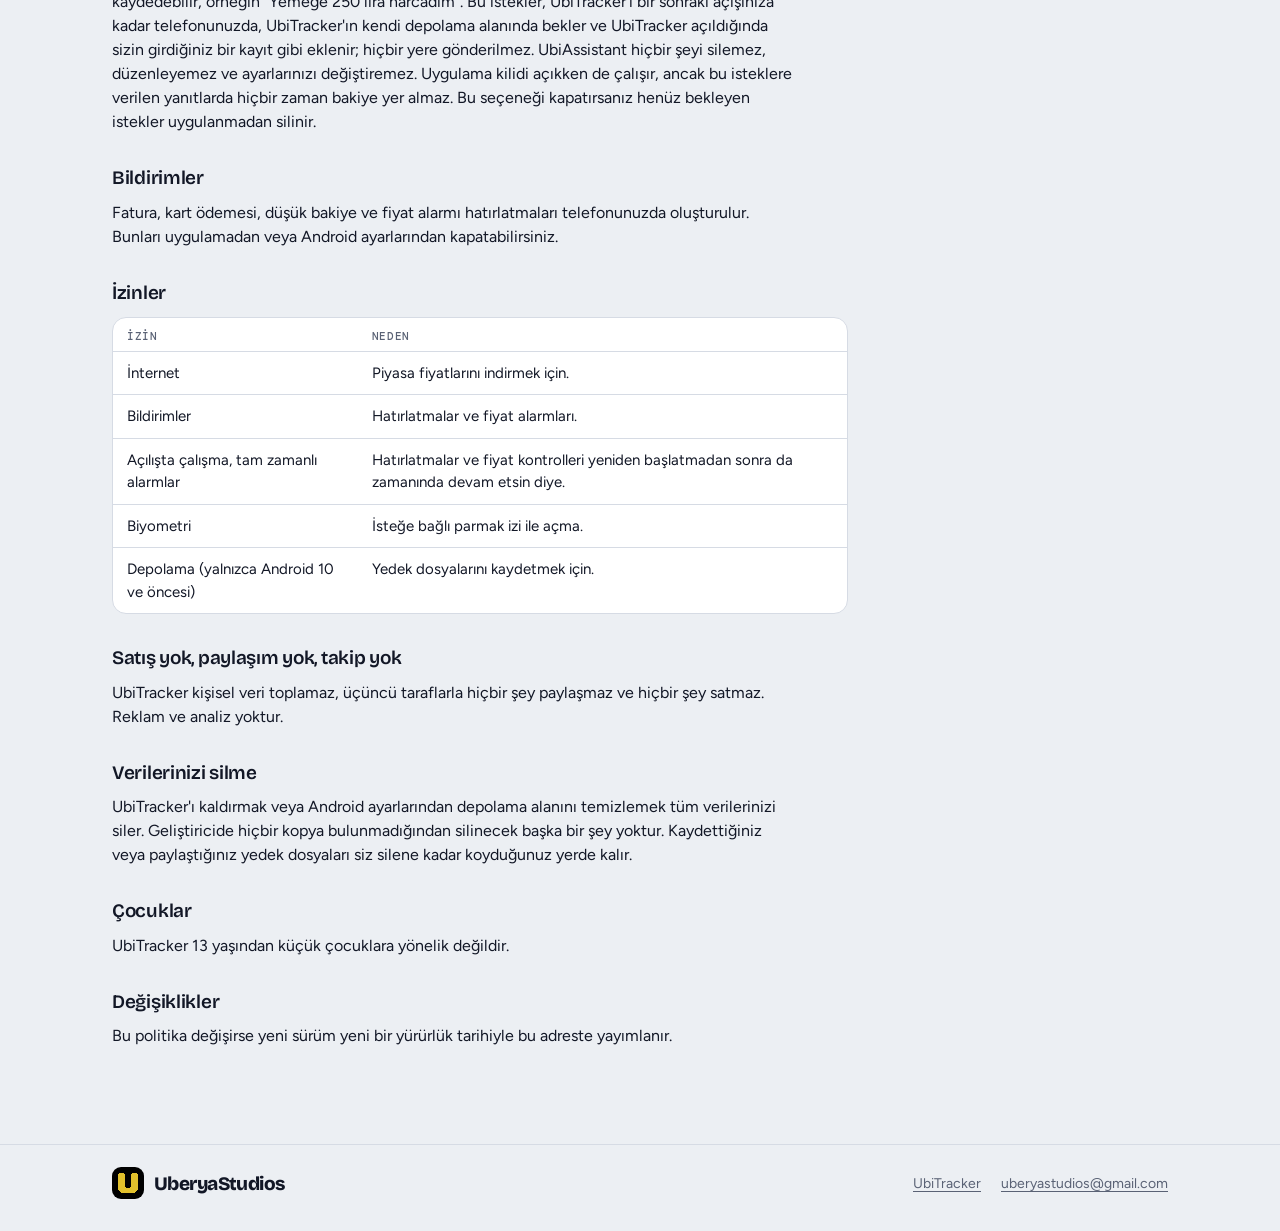
<file: ubitracker/privacy/index.html>
<!doctype html>
<html lang="en">
<head>
<meta charset="utf-8">
<meta name="viewport" content="width=device-width, initial-scale=1">
<title>UbiTracker Privacy Policy</title>
<link rel="preconnect" href="https://fonts.googleapis.com">
<link rel="preconnect" href="https://fonts.gstatic.com" crossorigin>
<link rel="stylesheet" href="https://fonts.googleapis.com/css2?family=Bricolage+Grotesque:opsz,wght@12..96,600;12..96,800&amp;family=DM+Mono:wght@400;500&amp;family=Figtree:wght@400;500;600;700&amp;display=swap">
<link rel="stylesheet" href="../../assets/site.css">
<link rel="icon" href="../../assets/uberbora.svg" type="image/svg+xml">
</head>
<body class="app-ubitracker app-page privacy">
<header class="on-sun">
  <div class="wrap topbar"><a class="brand" href="../../"><span class="umark"><svg viewBox="5 6 22 23" shape-rendering="crispEdges" aria-hidden="true"><path fill="#E1C02C" d="M6 6h5v1h-5zM21 6h5v1h-5zM5 7h7v14h-7zM20 7h7v14h-7zM5 21h8v1h-8zM19 21h8v1h-8zM5 22h9v1h-9zM18 22h9v1h-9zM5 23h22v3h-22zM6 26h20v1h-20zM7 27h18v1h-18zM8 28h16v1h-16z"/></svg></span><span class="wordmark">Uberya<b>Studios</b></span></a></div>
</header>

<section class="hero-app on-dark pv-hero">
  <div class="wrap">
    <a class="appname rm-app" href="../"><svg viewBox="0 0 108 108" aria-hidden="true">
        <rect width="108" height="108" rx="24" fill="#2E46D1"/>
        <rect x="26" y="60" width="11" height="22" rx="3" fill="#A9B5F2"/>
        <rect x="43" y="52" width="11" height="30" rx="3" fill="#A9B5F2"/>
        <rect x="60" y="44" width="11" height="38" rx="3" fill="#A9B5F2"/>
        <path d="M24 56 L44 40 L58 48 L80 28" fill="none" stroke="#fff" stroke-width="6" stroke-linecap="round" stroke-linejoin="round"/>
        <path d="M68 27 L81 27 L81 40" fill="none" stroke="#fff" stroke-width="6" stroke-linecap="round" stroke-linejoin="round"/>
      </svg><span>UbiTracker</span></a>
    <h1>Privacy Policy · Gizlilik Politikası</h1>
    <p class="small muted">Effective 9 October 2026, updated 23 October 2026 · Yürürlük tarihi: 9 Ekim 2026, güncelleme: 23 Ekim 2026</p>
    <nav class="lang" aria-label="Language">
      <a href="#en">English</a>
      <a href="#tr">Türkçe</a>
    </nav>
  </div>
</section>

<main class="wrap pv-body">
<section class="policy" id="en" lang="en">
    <span class="label">English</span>
    <h2>Your money stays on your phone</h2>
    <div class="summary">
      <strong>In short:</strong> UbiTracker has no accounts, no servers of its own, no ads and no tracking. Everything
      you enter is stored only on your device. The app connects to the internet only to download public market prices.
    </div>

    <h3>Who we are</h3>
    <p>UbiTracker is a personal money-tracking app developed by uberbora (publishing as Ubi). It follows Turkey's
      Personal Data Protection Law (KVKK) and, where it applies, the EU General Data Protection Regulation (GDPR).
      Questions about this policy: <a href="mailto:uberyastudios@gmail.com">uberyastudios@gmail.com</a>.</p>

    <h3>What the app stores on your device</h3>
    <ul>
      <li>Your accounts, balances, credit cards and their statement settings.</li>
      <li>Subscriptions, bills, income, expenses, transfers and installment plans.</li>
      <li>Budgets, investments, price alerts, your language and your other settings.</li>
    </ul>
    <p>This information is kept in the app's private storage. The developer cannot see it and never receives it.</p>

    <h3>Market prices from the internet</h3>
    <ul>
      <li><strong>finans.truncgil.com</strong>: currency and gold prices in Turkish lira.</li>
      <li><strong>api.coingecko.com</strong>: prices of the cryptocurrencies you hold or set alerts for.</li>
      <li><strong>query1/query2.finance.yahoo.com</strong>: prices of the stocks and funds you hold or set alerts for.</li>
      <li><strong>www.isyatirim.com.tr</strong>: a backup source for Borsa İstanbul stock prices.</li>
    </ul>
    <p>These requests contain only the name or symbol of an asset (for example "USD" or "THYAO.IS"). They never contain
      your amounts, balances or anything about you. Like any website, these services see an ordinary request with your
      IP address. If you set price alerts, or let UbiAssistant read your data while you
      hold investments with live prices, the app makes the same kind of request in the background about every 15
      minutes.</p>

    <h3>Backups</h3>
    <p><em>Save to phone</em> writes a backup file to your phone's Documents/UbiTracker folder. <em>Share</em> opens
      Android's share menu, and the file goes only where you choose. The app never sends backups anywhere by itself.</p>

    <h3>App lock</h3>
    <p>If you turn on the app lock, your PIN is stored on the device only as a salted SHA-256 hash, and it is never put
      in backups. Fingerprint and face unlock are handled entirely by Android; the app never receives biometric data.</p>

    <h3>Home screen widget</h3>
    <p>If you add the widget, it shows your balance on the home screen. When the app lock is on, you can choose to hide
      the amounts on the widget in the app lock settings.</p>

    <h3>UbiAssistant (optional)</h3>
    <p>UbiAssistant is the developer's voice-assistant app. If you install it and turn on "Let UbiAssistant read my data"
      in UbiTracker's settings, UbiAssistant on the same phone can read a summary of your data (account balances,
      upcoming bills, subscriptions, card payments and income, this month's spending and budgets, the balance forecast,
      and your investments' amounts and prices) to answer your questions. While the app lock is on, it can only read
      upcoming payments. It is off until you turn it on, and the data is
      passed from app to app on your phone without going through the internet or the developer. Your PIN, app lock
      settings and backups are never passed on. Only UbiAssistant signed by the developer is let in. You can turn it
      off at any time, and the summary prepared for it is then deleted.</p>
    <p>If you also turn on "Let UbiAssistant make changes" (off by default, and only available while reading is on),
      UbiAssistant can log spending and income you tell it by voice, for example "I spent 250 lira on food". These
      requests wait on your phone, in UbiTracker's private storage, until you next open UbiTracker, which then adds them
      like an entry you made yourself; they are not sent anywhere. UbiAssistant cannot delete or edit anything or change
      your settings. This works while the app lock is on too, but the replies to these requests never include balances.
      If you turn this setting off, requests that are still waiting are dropped and not applied.</p>

    <h3>Notifications</h3>
    <p>Reminders for bills, card payments, low balance and price alerts are created on your phone. You can turn them
      off in the app or in Android settings.</p>

    <h3>Permissions</h3>
    <div class="tablewrap"><table>
      <tr><th>Permission</th><th>Why</th></tr>
      <tr><td>Internet</td><td>To download market prices.</td></tr>
      <tr><td>Notifications</td><td>Reminders and price alerts.</td></tr>
      <tr><td>Run at startup, exact alarms</td><td>So reminders and price checks continue on time after a restart.</td></tr>
      <tr><td>Biometrics</td><td>Optional fingerprint unlock.</td></tr>
      <tr><td>Storage (Android 10 and older only)</td><td>To save backup files.</td></tr>
    </table></div>

    <h3>No selling, no sharing, no tracking</h3>
    <p>UbiTracker collects no personal data, shares nothing with third parties and sells nothing. It has no ads and no
      analytics.</p>

    <h3>Deleting your data</h3>
    <p>Uninstalling UbiTracker, or clearing its storage in Android settings, deletes all of your data. The developer has
      no copy, so there is nothing else to delete. Backup files you saved or shared stay where you put them until you
      delete them.</p>

    <h3>Children</h3>
    <p>UbiTracker is not directed at children under 13.</p>

    <h3>Changes</h3>
    <p>If this policy changes, the new version is published at this address with a new effective date.</p>
  </section>
<section class="policy" id="tr" lang="tr">
    <span class="label">Türkçe</span>
    <h2>Paranız telefonunuzda kalır</h2>
    <div class="summary">
      <strong>Kısaca:</strong> UbiTracker'da hesap, kendine ait sunucu, reklam veya takip yoktur. Girdiğiniz her şey
      yalnızca cihazınızda saklanır. Uygulama internete yalnızca herkese açık piyasa fiyatlarını indirmek için bağlanır.
    </div>

    <h3>Biz kimiz</h3>
    <p>UbiTracker, uberbora (Ubi adıyla yayımlayan) tarafından geliştirilen kişisel bir para takip uygulamasıdır.
      6698 sayılı Kişisel Verilerin Korunması Kanunu'na (KVKK) ve geçerli olduğu durumlarda AB Genel Veri Koruma
      Tüzüğü'ne (GDPR) uyar. Bu politika hakkındaki sorularınız için: <a href="mailto:uberyastudios@gmail.com">uberyastudios@gmail.com</a>.</p>

    <h3>Uygulamanın cihazınızda sakladıkları</h3>
    <ul>
      <li>Hesaplarınız, bakiyeleriniz, kredi kartlarınız ve ekstre ayarları.</li>
      <li>Abonelikler, faturalar, gelirler, harcamalar, transferler ve taksit planları.</li>
      <li>Bütçeler, yatırımlar, fiyat alarmları, dil ve diğer ayarlarınız.</li>
    </ul>
    <p>Bu bilgiler uygulamaya özel depolama alanında tutulur. Geliştirici bunları göremez ve hiçbir zaman almaz.</p>

    <h3>İnternetten piyasa fiyatları</h3>
    <ul>
      <li><strong>finans.truncgil.com</strong>: Türk lirası cinsinden döviz ve altın fiyatları.</li>
      <li><strong>api.coingecko.com</strong>: sahip olduğunuz veya alarm kurduğunuz kripto paraların fiyatları.</li>
      <li><strong>query1/query2.finance.yahoo.com</strong>: sahip olduğunuz veya alarm kurduğunuz hisse ve fonların fiyatları.</li>
      <li><strong>www.isyatirim.com.tr</strong>: Borsa İstanbul hisse fiyatları için yedek kaynak.</li>
    </ul>
    <p>Bu isteklerde yalnızca varlığın adı veya sembolü bulunur (örneğin "USD" veya "THYAO.IS"). Tutarlarınız,
      bakiyeleriniz veya sizinle ilgili herhangi bir bilgi gönderilmez. Her web sitesinde olduğu gibi bu hizmetler IP
      adresinizi içeren sıradan bir istek görür. Fiyat alarmı kurarsanız veya canlı fiyatlı yatırımlarınız varken
      UbiAssistant'ın verilerinizi okumasına izin verirseniz uygulama aynı türden isteği arka planda yaklaşık 15
      dakikada bir yapar.</p>

    <h3>Yedekler</h3>
    <p><em>Telefona kaydet</em> yedek dosyasını telefonunuzdaki Documents/UbiTracker klasörüne yazar. <em>Paylaş</em>
      Android'in paylaşım menüsünü açar ve dosya yalnızca seçtiğiniz yere gider. Uygulama yedekleri kendiliğinden hiçbir
      yere göndermez.</p>

    <h3>Uygulama kilidi</h3>
    <p>Uygulama kilidini açarsanız PIN'iniz cihazda yalnızca tuzlanmış SHA-256 özeti olarak saklanır ve yedeklere
      konmaz. Parmak izi ve yüz tanıma tamamen Android tarafından yürütülür; uygulama biyometrik veri almaz.</p>

    <h3>Ana ekran widget'ı</h3>
    <p>Widget'ı eklerseniz bakiyeniz ana ekranda görünür. Uygulama kilidi açıkken, kilit ayarlarından widget'taki
      tutarları gizlemeyi seçebilirsiniz.</p>

    <h3>UbiAssistant (isteğe bağlı)</h3>
    <p>UbiAssistant, geliştiricinin sesli asistan uygulamasıdır. Onu yükler ve UbiTracker ayarlarında "UbiAssistant
      verilerimi okuyabilsin" seçeneğini açarsanız, aynı telefondaki UbiAssistant sorularınızı yanıtlamak için
      verilerinizin bir özetini (hesap bakiyeleri, yaklaşan faturalar, abonelikler, kart ödemeleri ve gelirler, bu ayın
      harcamaları ve bütçeler, bakiye tahmini, yatırımlarınızın miktar ve fiyatları) okuyabilir. Uygulama kilidi açıkken
      yalnızca yaklaşan ödemeleri okuyabilir. Siz açana kadar kapalıdır ve
      veriler internet ya da geliştirici üzerinden geçmeden telefonunuzda bir uygulamadan diğerine aktarılır. PIN'iniz,
      uygulama kilidi ayarlarınız ve yedekleriniz asla aktarılmaz. Yalnızca geliştirici tarafından imzalanmış
      UbiAssistant'a izin verilir. İstediğiniz zaman kapatabilirsiniz; kapattığınızda onun için hazırlanan özet silinir.</p>
    <p>Ayrıca "UbiAssistant değişiklik yapabilsin" seçeneğini de açarsanız (varsayılan olarak kapalıdır ve yalnızca okuma
      açıkken kullanılabilir), UbiAssistant sesli olarak söylediğiniz harcama ve gelirleri kaydedebilir, örneğin "Yemeğe
      250 lira harcadım". Bu istekler, UbiTracker'ı bir sonraki açışınıza kadar telefonunuzda, UbiTracker'ın kendi
      depolama alanında bekler ve UbiTracker açıldığında sizin girdiğiniz bir kayıt gibi eklenir; hiçbir yere
      gönderilmez. UbiAssistant hiçbir şeyi silemez, düzenleyemez ve ayarlarınızı değiştiremez. Uygulama kilidi açıkken
      de çalışır, ancak bu isteklere verilen yanıtlarda hiçbir zaman bakiye yer almaz. Bu seçeneği kapatırsanız henüz
      bekleyen istekler uygulanmadan silinir.</p>

    <h3>Bildirimler</h3>
    <p>Fatura, kart ödemesi, düşük bakiye ve fiyat alarmı hatırlatmaları telefonunuzda oluşturulur. Bunları uygulamadan
      veya Android ayarlarından kapatabilirsiniz.</p>

    <h3>İzinler</h3>
    <div class="tablewrap"><table>
      <tr><th>İzin</th><th>Neden</th></tr>
      <tr><td>İnternet</td><td>Piyasa fiyatlarını indirmek için.</td></tr>
      <tr><td>Bildirimler</td><td>Hatırlatmalar ve fiyat alarmları.</td></tr>
      <tr><td>Açılışta çalışma, tam zamanlı alarmlar</td><td>Hatırlatmalar ve fiyat kontrolleri yeniden başlatmadan sonra da zamanında devam etsin diye.</td></tr>
      <tr><td>Biyometri</td><td>İsteğe bağlı parmak izi ile açma.</td></tr>
      <tr><td>Depolama (yalnızca Android 10 ve öncesi)</td><td>Yedek dosyalarını kaydetmek için.</td></tr>
    </table></div>

    <h3>Satış yok, paylaşım yok, takip yok</h3>
    <p>UbiTracker kişisel veri toplamaz, üçüncü taraflarla hiçbir şey paylaşmaz ve hiçbir şey satmaz. Reklam ve analiz
      yoktur.</p>

    <h3>Verilerinizi silme</h3>
    <p>UbiTracker'ı kaldırmak veya Android ayarlarından depolama alanını temizlemek tüm verilerinizi siler.
      Geliştiricide hiçbir kopya bulunmadığından silinecek başka bir şey yoktur. Kaydettiğiniz veya paylaştığınız yedek
      dosyaları siz silene kadar koyduğunuz yerde kalır.</p>

    <h3>Çocuklar</h3>
    <p>UbiTracker 13 yaşından küçük çocuklara yönelik değildir.</p>

    <h3>Değişiklikler</h3>
    <p>Bu politika değişirse yeni sürüm yeni bir yürürlük tarihiyle bu adreste yayımlanır.</p>
  </section>
</main>

<footer class="site">
  <div class="wrap row">
    <a class="brand" href="../../"><span class="umark"><svg viewBox="5 6 22 23" shape-rendering="crispEdges" aria-hidden="true"><path fill="#E1C02C" d="M6 6h5v1h-5zM21 6h5v1h-5zM5 7h7v14h-7zM20 7h7v14h-7zM5 21h8v1h-8zM19 21h8v1h-8zM5 22h9v1h-9zM18 22h9v1h-9zM5 23h22v3h-22zM6 26h20v1h-20zM7 27h18v1h-18zM8 28h16v1h-16z"/></svg></span><span class="wordmark">Uberya<b>Studios</b></span></a>
    <nav aria-label="UbiTracker">
      <a href="../">UbiTracker</a>
      <a href="mailto:uberyastudios@gmail.com">uberyastudios@gmail.com</a>
    </nav>
  </div>
</footer>
</body>
</html>
</file>
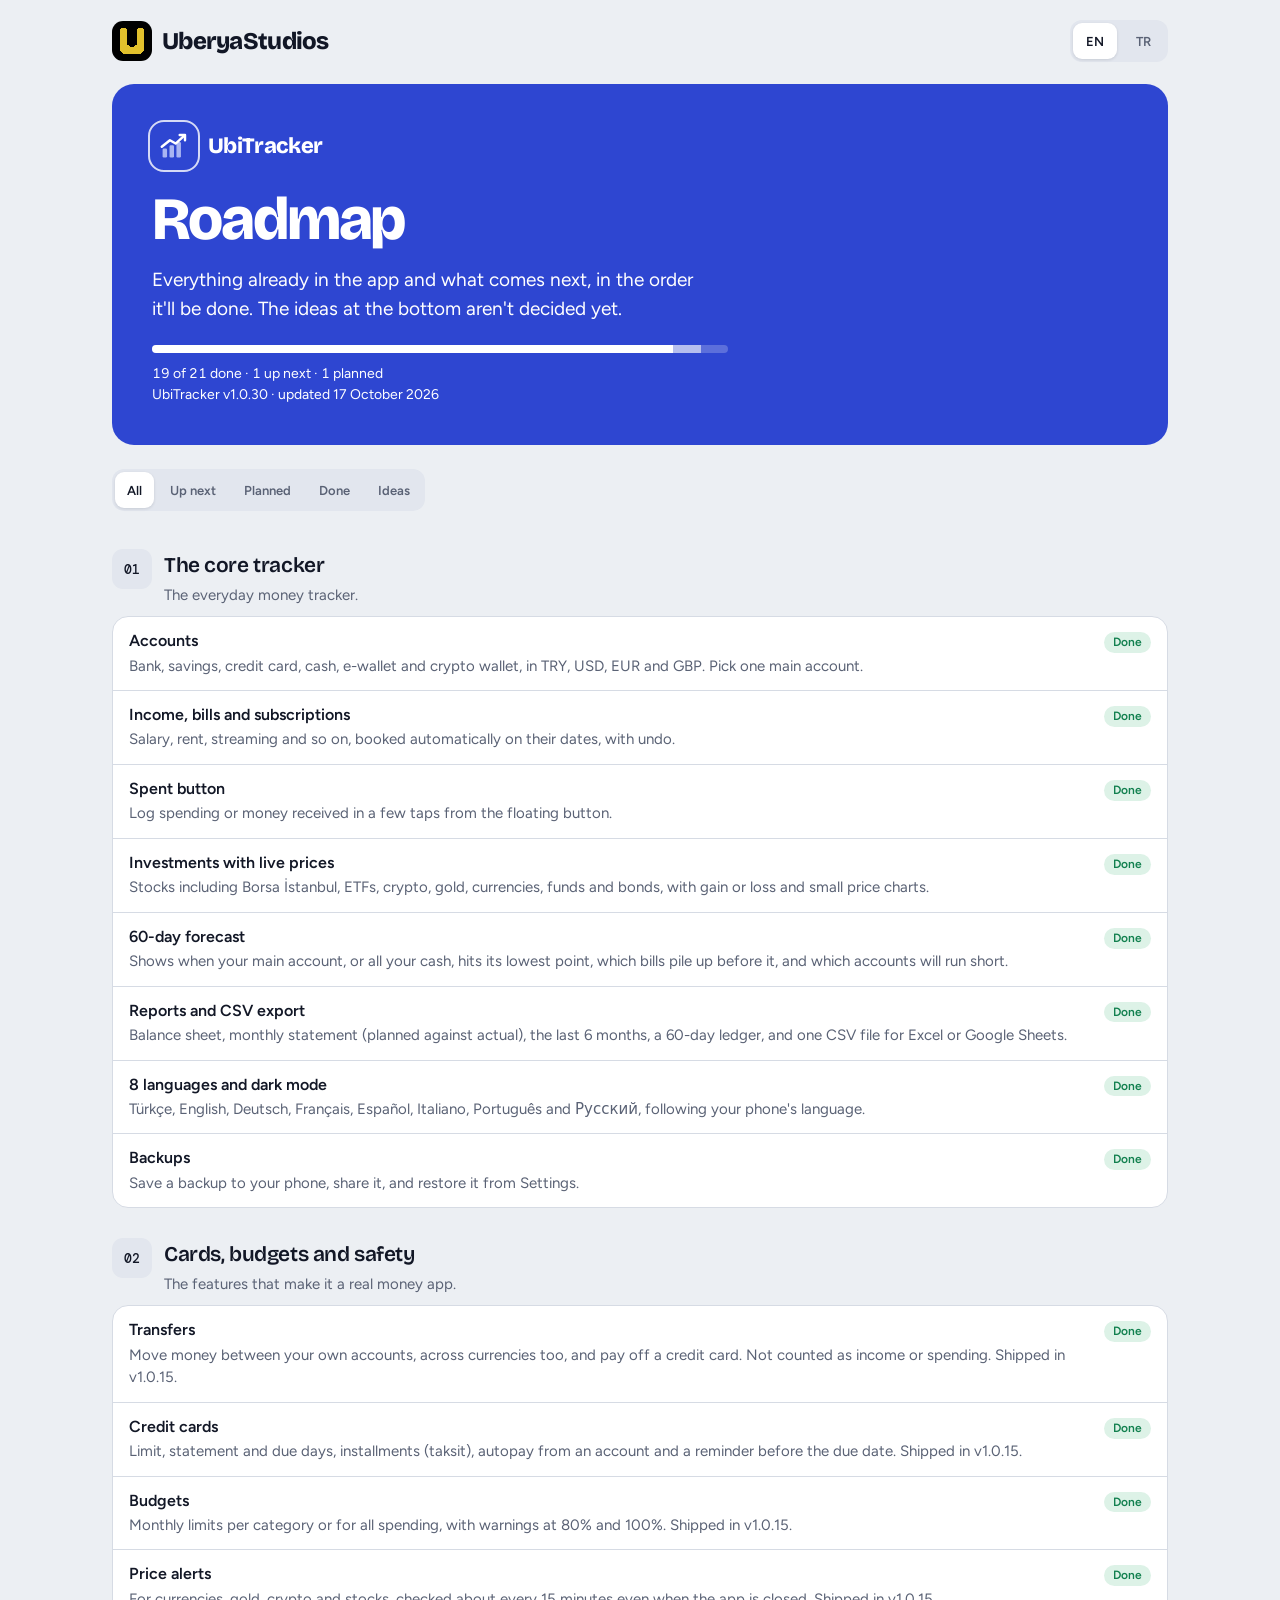
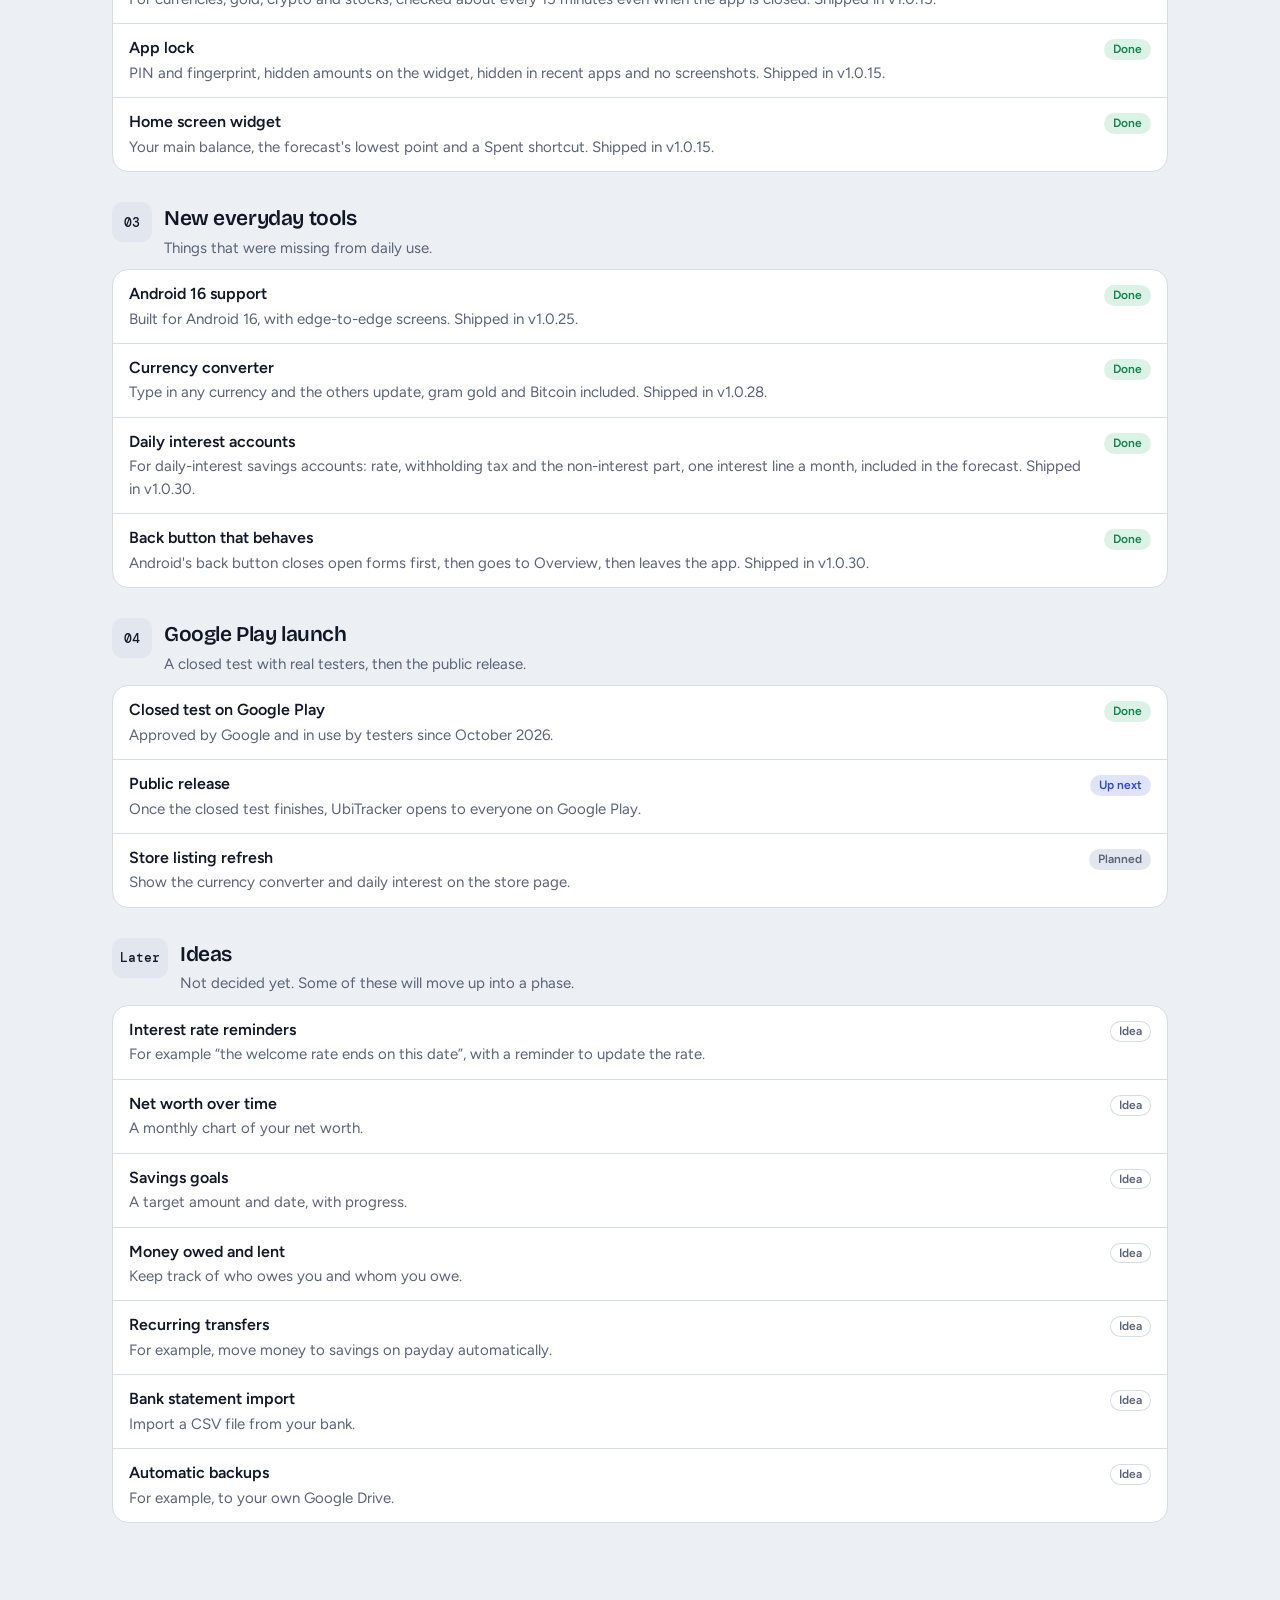
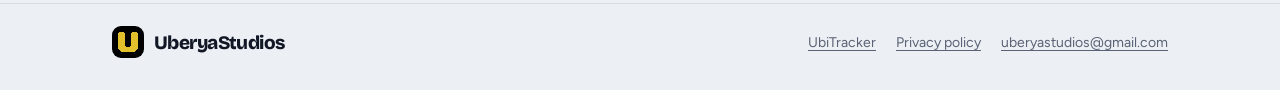
<file: ubitracker/roadmap/index.html>
<!doctype html>
<html lang="en" data-lang="en">
<head>
<meta charset="utf-8">
<meta name="viewport" content="width=device-width, initial-scale=1">
<title>UbiTracker roadmap</title>
<meta name="title-en" content="UbiTracker roadmap">
<meta name="title-tr" content="UbiTracker yol haritası">
<meta name="description" content="What's done in UbiTracker, what's next and what comes after.">
<meta property="og:title" content="UbiTracker roadmap">
<meta property="og:description" content="What's done in UbiTracker, what's next and what comes after.">
<meta property="og:image" content="https://uberbora.github.io/assets/uberbora.png">
<link rel="icon" href="../../assets/uberbora.svg" type="image/svg+xml">
<link rel="preconnect" href="https://fonts.googleapis.com">
<link rel="preconnect" href="https://fonts.gstatic.com" crossorigin>
<link rel="stylesheet" href="https://fonts.googleapis.com/css2?family=Bricolage+Grotesque:opsz,wght@12..96,600;12..96,800&amp;family=DM+Mono:wght@400;500&amp;family=Figtree:wght@400;500;600;700&amp;display=swap">
<link rel="stylesheet" href="../../assets/site.css">
<script src="../../assets/site.js"></script>
</head>
<body class="app-ubitracker app-page">

<header class="on-sun">
  <div class="wrap topbar">
    <a class="brand" href="../../"><span class="umark"><svg viewBox="5 6 22 23" shape-rendering="crispEdges" aria-hidden="true"><path fill="#E1C02C" d="M6 6h5v1h-5zM21 6h5v1h-5zM5 7h7v14h-7zM20 7h7v14h-7zM5 21h8v1h-8zM19 21h8v1h-8zM5 22h9v1h-9zM18 22h9v1h-9zM5 23h22v3h-22zM6 26h20v1h-20zM7 27h18v1h-18zM8 28h16v1h-16z"/></svg></span><span class="wordmark">Uberya<b>Studios</b></span></a>
    <div class="langswitch" role="group" aria-label="Language / Dil"><button type="button" data-set="en" aria-pressed="true">EN</button><button type="button" data-set="tr" aria-pressed="false">TR</button></div>
  </div>
</header>

<main>
  <section class="hero-app on-dark rm-hero">
    <div class="wrap">
      <a class="appname rm-app" href="../"><svg viewBox="0 0 108 108" aria-hidden="true"><rect width="108" height="108" rx="24" fill="#2E46D1"/><rect x="26" y="60" width="11" height="22" rx="3" fill="#A9B5F2"/><rect x="43" y="52" width="11" height="30" rx="3" fill="#A9B5F2"/><rect x="60" y="44" width="11" height="38" rx="3" fill="#A9B5F2"/><path d="M24 56 L44 40 L58 48 L80 28" fill="none" stroke="#fff" stroke-width="6" stroke-linecap="round" stroke-linejoin="round"/><path d="M68 27 L81 27 L81 40" fill="none" stroke="#fff" stroke-width="6" stroke-linecap="round" stroke-linejoin="round"/></svg><span>UbiTracker</span></a>
      <h1><span lang="en">Roadmap</span><span lang="tr">Yol haritası</span></h1>
      <p class="lede muted" lang="en">Everything already in the app and what comes next, in the order it&#x27;ll be done. The ideas at the bottom aren&#x27;t decided yet.</p><p class="lede muted" lang="tr">Uygulamada olan her şey ve sırada ne olduğu, yapılacağı sırayla. En alttaki fikirler henüz kesinleşmedi.</p>
      <div class="rm-progress" aria-hidden="true"><span class="d" style="width:90.5%"></span><span class="n" style="width:4.8%"></span></div>
      <p class="small muted rm-count"><span lang="en">19 of 21 done · 1 up next · 1 planned</span><span lang="tr">21 adımın 19 tanesi tamam · 1 sırada · 1 planlandı</span></p>
      <p class="small muted"><span lang="en">UbiTracker v1.0.30 · updated 17 October 2026</span><span lang="tr">UbiTracker v1.0.30 · 17 Ekim 2026 tarihinde güncellendi</span></p>
    </div>
  </section>

  <div class="wrap rm-body">
    <div class="rm-filters" role="group" aria-label="Show / Göster" hidden><button type="button" data-f="all" aria-pressed="true"><span lang="en">All</span><span lang="tr">Tümü</span></button><button type="button" data-f="next" aria-pressed="false"><span lang="en">Up next</span><span lang="tr">Sırada</span></button><button type="button" data-f="plan" aria-pressed="false"><span lang="en">Planned</span><span lang="tr">Planlandı</span></button><button type="button" data-f="done" aria-pressed="false"><span lang="en">Done</span><span lang="tr">Tamam</span></button><button type="button" data-f="idea" aria-pressed="false"><span lang="en">Ideas</span><span lang="tr">Fikirler</span></button></div>
    <section class="rm-phase">
      <div class="rm-head"><span class="rm-num px">01</span><div><h2><span lang="en">The core tracker</span><span lang="tr">Temel takip</span></h2><p class="muted" lang="en">The everyday money tracker.</p><p class="muted" lang="tr">Günlük para takibi.</p></div></div>
      <ol class="rm-list">
        <li class="rm-item" data-s="done">
          <span class="chip done"><span lang="en">Done</span><span lang="tr">Tamam</span></span>
          <div><h3><span lang="en">Accounts</span><span lang="tr">Hesaplar</span></h3><p lang="en">Bank, savings, credit card, cash, e-wallet and crypto wallet, in TRY, USD, EUR and GBP. Pick one main account.</p><p lang="tr">Banka, birikim, kredi kartı, nakit, e-cüzdan ve kripto cüzdan; TRY, USD, EUR ve GBP cinsinden. Bir ana hesap seç.</p></div>
        </li>
        <li class="rm-item" data-s="done">
          <span class="chip done"><span lang="en">Done</span><span lang="tr">Tamam</span></span>
          <div><h3><span lang="en">Income, bills and subscriptions</span><span lang="tr">Gelir, faturalar ve abonelikler</span></h3><p lang="en">Salary, rent, streaming and so on, booked automatically on their dates, with undo.</p><p lang="tr">Maaş, kira, dizi-film abonelikleri ve benzerleri tarihinde kendiliğinden işlenir; geri alınabilir.</p></div>
        </li>
        <li class="rm-item" data-s="done">
          <span class="chip done"><span lang="en">Done</span><span lang="tr">Tamam</span></span>
          <div><h3><span lang="en">Spent button</span><span lang="tr">Harcadım butonu</span></h3><p lang="en">Log spending or money received in a few taps from the floating button.</p><p lang="tr">Yüzen butondan birkaç dokunuşla harcama ya da gelen para kaydet.</p></div>
        </li>
        <li class="rm-item" data-s="done">
          <span class="chip done"><span lang="en">Done</span><span lang="tr">Tamam</span></span>
          <div><h3><span lang="en">Investments with live prices</span><span lang="tr">Canlı fiyatlarla yatırımlar</span></h3><p lang="en">Stocks including Borsa İstanbul, ETFs, crypto, gold, currencies, funds and bonds, with gain or loss and small price charts.</p><p lang="tr">Borsa İstanbul dahil hisseler, ETF&#x27;ler, kripto, altın, döviz, fonlar ve tahviller; kâr-zarar ve küçük fiyat grafikleriyle.</p></div>
        </li>
        <li class="rm-item" data-s="done">
          <span class="chip done"><span lang="en">Done</span><span lang="tr">Tamam</span></span>
          <div><h3><span lang="en">60-day forecast</span><span lang="tr">60 günlük tahmin</span></h3><p lang="en">Shows when your main account, or all your cash, hits its lowest point, which bills pile up before it, and which accounts will run short.</p><p lang="tr">Ana hesabının ya da tüm nakdinin ne zaman en düşüğe ineceğini, öncesinde hangi faturaların biriktiğini ve hangi hesapların yetmeyeceğini gösterir.</p></div>
        </li>
        <li class="rm-item" data-s="done">
          <span class="chip done"><span lang="en">Done</span><span lang="tr">Tamam</span></span>
          <div><h3><span lang="en">Reports and CSV export</span><span lang="tr">Raporlar ve CSV</span></h3><p lang="en">Balance sheet, monthly statement (planned against actual), the last 6 months, a 60-day ledger, and one CSV file for Excel or Google Sheets.</p><p lang="tr">Bilanço, aylık döküm (plan ve gerçekleşen), son 6 ay, 60 günlük defter ve Excel ya da Google E-Tablolar için tek bir CSV dosyası.</p></div>
        </li>
        <li class="rm-item" data-s="done">
          <span class="chip done"><span lang="en">Done</span><span lang="tr">Tamam</span></span>
          <div><h3><span lang="en">8 languages and dark mode</span><span lang="tr">8 dil ve karanlık mod</span></h3><p lang="en">Türkçe, English, Deutsch, Français, Español, Italiano, Português and Русский, following your phone&#x27;s language.</p><p lang="tr">Türkçe, English, Deutsch, Français, Español, Italiano, Português ve Русский; telefonunun diline göre.</p></div>
        </li>
        <li class="rm-item" data-s="done">
          <span class="chip done"><span lang="en">Done</span><span lang="tr">Tamam</span></span>
          <div><h3><span lang="en">Backups</span><span lang="tr">Yedekler</span></h3><p lang="en">Save a backup to your phone, share it, and restore it from Settings.</p><p lang="tr">Yedeği telefonuna kaydet, paylaş ve Ayarlar&#x27;dan geri yükle.</p></div>
        </li>
      </ol>
    </section>
    <section class="rm-phase">
      <div class="rm-head"><span class="rm-num px">02</span><div><h2><span lang="en">Cards, budgets and safety</span><span lang="tr">Kartlar, bütçeler ve güvenlik</span></h2><p class="muted" lang="en">The features that make it a real money app.</p><p class="muted" lang="tr">Onu gerçek bir para uygulaması yapan özellikler.</p></div></div>
      <ol class="rm-list">
        <li class="rm-item" data-s="done">
          <span class="chip done"><span lang="en">Done</span><span lang="tr">Tamam</span></span>
          <div><h3><span lang="en">Transfers</span><span lang="tr">Transferler</span></h3><p lang="en">Move money between your own accounts, across currencies too, and pay off a credit card. Not counted as income or spending. Shipped in v1.0.15.</p><p lang="tr">Kendi hesapların arasında, farklı para birimlerinde de para aktar ve kredi kartını öde. Gelir ya da harcama sayılmaz. v1.0.15&#x27;te geldi.</p></div>
        </li>
        <li class="rm-item" data-s="done">
          <span class="chip done"><span lang="en">Done</span><span lang="tr">Tamam</span></span>
          <div><h3><span lang="en">Credit cards</span><span lang="tr">Kredi kartları</span></h3><p lang="en">Limit, statement and due days, installments (taksit), autopay from an account and a reminder before the due date. Shipped in v1.0.15.</p><p lang="tr">Limit, hesap kesim ve son ödeme günleri, taksitler, bir hesaptan otomatik ödeme ve son ödemeden önce hatırlatma. v1.0.15&#x27;te geldi.</p></div>
        </li>
        <li class="rm-item" data-s="done">
          <span class="chip done"><span lang="en">Done</span><span lang="tr">Tamam</span></span>
          <div><h3><span lang="en">Budgets</span><span lang="tr">Bütçeler</span></h3><p lang="en">Monthly limits per category or for all spending, with warnings at 80% and 100%. Shipped in v1.0.15.</p><p lang="tr">Kategori başına ya da tüm harcama için aylık limitler; %80 ve %100&#x27;de uyarı. v1.0.15&#x27;te geldi.</p></div>
        </li>
        <li class="rm-item" data-s="done">
          <span class="chip done"><span lang="en">Done</span><span lang="tr">Tamam</span></span>
          <div><h3><span lang="en">Price alerts</span><span lang="tr">Fiyat alarmları</span></h3><p lang="en">For currencies, gold, crypto and stocks, checked about every 15 minutes even when the app is closed. Shipped in v1.0.15.</p><p lang="tr">Döviz, altın, kripto ve hisseler için; uygulama kapalıyken bile yaklaşık 15 dakikada bir kontrol edilir. v1.0.15&#x27;te geldi.</p></div>
        </li>
        <li class="rm-item" data-s="done">
          <span class="chip done"><span lang="en">Done</span><span lang="tr">Tamam</span></span>
          <div><h3><span lang="en">App lock</span><span lang="tr">Uygulama kilidi</span></h3><p lang="en">PIN and fingerprint, hidden amounts on the widget, hidden in recent apps and no screenshots. Shipped in v1.0.15.</p><p lang="tr">PIN ve parmak izi; widget&#x27;ta gizli tutarlar, son uygulamalarda gizli ve ekran görüntüsü engeli. v1.0.15&#x27;te geldi.</p></div>
        </li>
        <li class="rm-item" data-s="done">
          <span class="chip done"><span lang="en">Done</span><span lang="tr">Tamam</span></span>
          <div><h3><span lang="en">Home screen widget</span><span lang="tr">Ana ekran widget&#x27;ı</span></h3><p lang="en">Your main balance, the forecast&#x27;s lowest point and a Spent shortcut. Shipped in v1.0.15.</p><p lang="tr">Ana bakiyen, tahminin en düşük noktası ve bir Harcadım kısayolu. v1.0.15&#x27;te geldi.</p></div>
        </li>
      </ol>
    </section>
    <section class="rm-phase">
      <div class="rm-head"><span class="rm-num px">03</span><div><h2><span lang="en">New everyday tools</span><span lang="tr">Yeni günlük araçlar</span></h2><p class="muted" lang="en">Things that were missing from daily use.</p><p class="muted" lang="tr">Günlük kullanımda eksik olanlar.</p></div></div>
      <ol class="rm-list">
        <li class="rm-item" data-s="done">
          <span class="chip done"><span lang="en">Done</span><span lang="tr">Tamam</span></span>
          <div><h3><span lang="en">Android 16 support</span><span lang="tr">Android 16 desteği</span></h3><p lang="en">Built for Android 16, with edge-to-edge screens. Shipped in v1.0.25.</p><p lang="tr">Android 16 için, kenardan kenara ekranlarla. v1.0.25&#x27;te geldi.</p></div>
        </li>
        <li class="rm-item" data-s="done">
          <span class="chip done"><span lang="en">Done</span><span lang="tr">Tamam</span></span>
          <div><h3><span lang="en">Currency converter</span><span lang="tr">Döviz çevirici</span></h3><p lang="en">Type in any currency and the others update, gram gold and Bitcoin included. Shipped in v1.0.28.</p><p lang="tr">Herhangi bir para birimini yaz, diğerleri güncellensin; gram altın ve Bitcoin dahil. v1.0.28&#x27;de geldi.</p></div>
        </li>
        <li class="rm-item" data-s="done">
          <span class="chip done"><span lang="en">Done</span><span lang="tr">Tamam</span></span>
          <div><h3><span lang="en">Daily interest accounts</span><span lang="tr">Günlük faizli hesaplar</span></h3><p lang="en">For daily-interest savings accounts: rate, withholding tax and the non-interest part, one interest line a month, included in the forecast. Shipped in v1.0.30.</p><p lang="tr">Günlük faizli birikim hesapları için: faiz oranı, stopaj ve faiz işlemeyen kısım; ayda bir faiz satırı, tahmine dahil. v1.0.30&#x27;da geldi.</p></div>
        </li>
        <li class="rm-item" data-s="done">
          <span class="chip done"><span lang="en">Done</span><span lang="tr">Tamam</span></span>
          <div><h3><span lang="en">Back button that behaves</span><span lang="tr">Doğru çalışan geri tuşu</span></h3><p lang="en">Android&#x27;s back button closes open forms first, then goes to Overview, then leaves the app. Shipped in v1.0.30.</p><p lang="tr">Android&#x27;in geri tuşu önce açık formları kapatır, sonra Genel Bakış&#x27;a döner, sonra uygulamadan çıkar. v1.0.30&#x27;da geldi.</p></div>
        </li>
      </ol>
    </section>
    <section class="rm-phase">
      <div class="rm-head"><span class="rm-num px">04</span><div><h2><span lang="en">Google Play launch</span><span lang="tr">Google Play&#x27;de yayın</span></h2><p class="muted" lang="en">A closed test with real testers, then the public release.</p><p class="muted" lang="tr">Gerçek test kullanıcılarıyla kapalı test, sonra herkese açık yayın.</p></div></div>
      <ol class="rm-list">
        <li class="rm-item" data-s="done">
          <span class="chip done"><span lang="en">Done</span><span lang="tr">Tamam</span></span>
          <div><h3><span lang="en">Closed test on Google Play</span><span lang="tr">Google Play&#x27;de kapalı test</span></h3><p lang="en">Approved by Google and in use by testers since October 2026.</p><p lang="tr">Google onayından geçti; Ekim 2026&#x27;dan beri test kullanıcıları kullanıyor.</p></div>
        </li>
        <li class="rm-item" data-s="next">
          <span class="chip next"><span lang="en">Up next</span><span lang="tr">Sırada</span></span>
          <div><h3><span lang="en">Public release</span><span lang="tr">Herkese açık yayın</span></h3><p lang="en">Once the closed test finishes, UbiTracker opens to everyone on Google Play.</p><p lang="tr">Kapalı test bitince UbiTracker Google Play&#x27;de herkese açılır.</p></div>
        </li>
        <li class="rm-item" data-s="plan">
          <span class="chip plan"><span lang="en">Planned</span><span lang="tr">Planlandı</span></span>
          <div><h3><span lang="en">Store listing refresh</span><span lang="tr">Mağaza sayfasını yenileme</span></h3><p lang="en">Show the currency converter and daily interest on the store page.</p><p lang="tr">Döviz çeviriciyi ve günlük faizi mağaza sayfasında göster.</p></div>
        </li>
      </ol>
    </section>
    <section class="rm-phase">
      <div class="rm-head"><span class="rm-num px"><span lang="en">Later</span><span lang="tr">Sonra</span></span><div><h2><span lang="en">Ideas</span><span lang="tr">Fikirler</span></h2><p class="muted" lang="en">Not decided yet. Some of these will move up into a phase.</p><p class="muted" lang="tr">Henüz kesinleşmedi. Bazıları bir aşamaya taşınacak.</p></div></div>
      <ol class="rm-list">
        <li class="rm-item" data-s="idea">
          <span class="chip idea"><span lang="en">Idea</span><span lang="tr">Fikir</span></span>
          <div><h3><span lang="en">Interest rate reminders</span><span lang="tr">Faiz oranı hatırlatmaları</span></h3><p lang="en">For example “the welcome rate ends on this date”, with a reminder to update the rate.</p><p lang="tr">Örneğin “hoş geldin faizi şu tarihte bitiyor”, oranı güncellemen için bir hatırlatmayla.</p></div>
        </li>
        <li class="rm-item" data-s="idea">
          <span class="chip idea"><span lang="en">Idea</span><span lang="tr">Fikir</span></span>
          <div><h3><span lang="en">Net worth over time</span><span lang="tr">Zaman içinde net varlık</span></h3><p lang="en">A monthly chart of your net worth.</p><p lang="tr">Net varlığının aylık grafiği.</p></div>
        </li>
        <li class="rm-item" data-s="idea">
          <span class="chip idea"><span lang="en">Idea</span><span lang="tr">Fikir</span></span>
          <div><h3><span lang="en">Savings goals</span><span lang="tr">Birikim hedefleri</span></h3><p lang="en">A target amount and date, with progress.</p><p lang="tr">Hedef tutar ve tarih, ilerlemesiyle.</p></div>
        </li>
        <li class="rm-item" data-s="idea">
          <span class="chip idea"><span lang="en">Idea</span><span lang="tr">Fikir</span></span>
          <div><h3><span lang="en">Money owed and lent</span><span lang="tr">Borç ve alacak</span></h3><p lang="en">Keep track of who owes you and whom you owe.</p><p lang="tr">Kime borçlu olduğunu ve kimin sana borçlu olduğunu takip et.</p></div>
        </li>
        <li class="rm-item" data-s="idea">
          <span class="chip idea"><span lang="en">Idea</span><span lang="tr">Fikir</span></span>
          <div><h3><span lang="en">Recurring transfers</span><span lang="tr">Düzenli transferler</span></h3><p lang="en">For example, move money to savings on payday automatically.</p><p lang="tr">Örneğin maaş günü birikime kendiliğinden para aktar.</p></div>
        </li>
        <li class="rm-item" data-s="idea">
          <span class="chip idea"><span lang="en">Idea</span><span lang="tr">Fikir</span></span>
          <div><h3><span lang="en">Bank statement import</span><span lang="tr">Banka dökümü içe aktarma</span></h3><p lang="en">Import a CSV file from your bank.</p><p lang="tr">Bankandan bir CSV dosyası içe aktar.</p></div>
        </li>
        <li class="rm-item" data-s="idea">
          <span class="chip idea"><span lang="en">Idea</span><span lang="tr">Fikir</span></span>
          <div><h3><span lang="en">Automatic backups</span><span lang="tr">Otomatik yedekler</span></h3><p lang="en">For example, to your own Google Drive.</p><p lang="tr">Örneğin kendi Google Drive&#x27;ına.</p></div>
        </li>
      </ol>
    </section>
  </div>
</main>

<footer class="site">
  <div class="wrap row">
    <a class="brand" href="../../"><span class="umark"><svg viewBox="5 6 22 23" shape-rendering="crispEdges" aria-hidden="true"><path fill="#E1C02C" d="M6 6h5v1h-5zM21 6h5v1h-5zM5 7h7v14h-7zM20 7h7v14h-7zM5 21h8v1h-8zM19 21h8v1h-8zM5 22h9v1h-9zM18 22h9v1h-9zM5 23h22v3h-22zM6 26h20v1h-20zM7 27h18v1h-18zM8 28h16v1h-16z"/></svg></span><span class="wordmark">Uberya<b>Studios</b></span></a>
    <nav aria-label="UbiTracker">
      <a href="../">UbiTracker</a>
      <a href="../privacy/"><span lang="en">Privacy policy</span><span lang="tr">Gizlilik politikası</span></a>
      <a href="mailto:uberyastudios@gmail.com">uberyastudios@gmail.com</a>
    </nav>
  </div>
</footer>
<script>
(function () {
  var bar = document.querySelector('.rm-filters');
  bar.hidden = false;
  bar.addEventListener('click', function (ev) {
    var b = ev.target.closest('button[data-f]'); if (!b) return;
    var f = b.getAttribute('data-f');
    bar.querySelectorAll('button').forEach(function (x) { x.setAttribute('aria-pressed', String(x === b)); });
    document.querySelectorAll('.rm-phase').forEach(function (p) {
      var shown = 0;
      p.querySelectorAll('.rm-item').forEach(function (i) {
        var on = f === 'all' || i.getAttribute('data-s') === f;
        i.hidden = !on; if (on) shown++;
      });
      p.hidden = shown === 0;
    });
  });
})();
</script>
</body>
</html>
</file>
<file: assets/site.css>
/* UberyaStudios (uberbora.github.io) on the Ubi design system.
   Calm, number-first, one accent per app: white cards with 1px lines, rounded
   corners that grow with the element, Bricolage Grotesque for titles and big
   numbers, Figtree for text, DM Mono for small uppercase labels.
   Colours follow the visitor's light or dark setting. */

/* ---------------------------------------------------------------- colour scopes
   Components only use the role variables (--bg, --surface, --accent …).
   App values are the Ubi system's own tokens; the site scope uses the logo's
   black and yellow, and UbiClipper's purple is checked at 4.5:1 or more. */
:root, .home, .app-ubiassistant {
  --bg:#F1F1EC; --surface:#FFFFFF; --surface2:#E5E5DF; --line:#DADAD2; --ink:#151513; --muted:#5C5D57;
  --accent:#000000; --accent-ink:#E1C02C; --accent-soft:#EFE7C2; --link:#151513;
  --gain:#12804f; --gain-bg:#ddf2e7; --warn:#9a5b00; --warn-bg:#fbebd2; --loss:#c23a32; --loss-bg:#fbe3e1;
}
.tracker, .app-ubitracker {
  --bg:#eceff3; --surface:#ffffff; --surface2:#e2e6ee; --line:#d6dbe4; --ink:#121726; --muted:#5a6275;
  --accent:#2e46d1; --accent-ink:#ffffff; --accent-soft:#dfe4fb; --link:#2e46d1;
  --gain:#12804f; --gain-bg:#ddf2e7; --warn:#9a5b00; --warn-bg:#fbebd2; --loss:#c23a32; --loss-bg:#fbe3e1;
}
.chef, .app-ubichef {
  --bg:#FAFBF6; --surface:#FFFFFF; --surface2:#EEF0E6; --line:#DFE3D5; --ink:#1C251E; --muted:#636D5F;
  --accent:#A8283A; --accent-ink:#FFFFFF; --accent-soft:#F7E4E5; --link:#A8283A;
  --gain:#4F6A24; --gain-bg:#E5ECD4; --warn:#8A5E00; --warn-bg:#F6EBD0; --loss:#B2470F; --loss-bg:#FBE7D9;
  --plate:#F1F0EA; --plate-rim:#E2E0D6;
}
.reader, .app-ubireader {
  --bg:#EEF3F2; --surface:#FFFFFF; --surface2:#E1EAE8; --line:#D3DEDB; --ink:#10201F; --muted:#56676A;
  --accent:#0E6B65; --accent-ink:#FFFFFF; --accent-soft:#D9EEEA; --link:#0E6B65;
  --gain:#1C7442; --gain-bg:#DDF1E4; --warn:#8A5300; --warn-bg:#FAEBD3; --loss:#B3332C; --loss-bg:#FBE3E0;
}
.clipper, .app-ubiclipper {
  --bg:#F0EEF5; --surface:#FFFFFF; --surface2:#E7E4F0; --line:#DAD6E6; --ink:#151224; --muted:#5E5A70;
  --accent:#6B3FD6; --accent-ink:#FFFFFF; --accent-soft:#ECE6FB; --link:#6B3FD6;
  --gain:#12804f; --gain-bg:#ddf2e7; --warn:#9a5b00; --warn-bg:#fbebd2; --loss:#c23a32; --loss-bg:#fbe3e1;
}
@media (prefers-color-scheme: dark) {
  :root, .home, .app-ubiassistant {
    --bg:#10100E; --surface:#1A1A17; --surface2:#24241F; --line:#2E2E28; --ink:#EDEDE6; --muted:#A3A39A;
    --accent:#E1C02C; --accent-ink:#000000; --accent-soft:#3A3415; --link:#E1C02C;
    --gain:#4cc48a; --gain-bg:#14301f; --warn:#f2b35b; --warn-bg:#3a2a12; --loss:#ff7c72; --loss-bg:#3a1b19;
  }
  .tracker, .app-ubitracker {
    --bg:#0d1018; --surface:#161a25; --surface2:#20263a; --line:#272d41; --ink:#e8ebf4; --muted:#98a0b5;
    --accent:#8496ff; --accent-ink:#0d1018; --accent-soft:#232b52; --link:#8496ff;
    --gain:#4cc48a; --gain-bg:#14301f; --warn:#f2b35b; --warn-bg:#3a2a12; --loss:#ff7c72; --loss-bg:#3a1b19;
  }
  .chef, .app-ubichef {
    --bg:#161A16; --surface:#1F241F; --surface2:#272D27; --line:#30372F; --ink:#ECEFE5; --muted:#A0A895;
    --accent:#E35E6F; --accent-ink:#1B0A0D; --accent-soft:#321A1E; --link:#E35E6F;
    --gain:#A9C772; --gain-bg:#28331C; --warn:#E6B552; --warn-bg:#372E1C; --loss:#F2955E; --loss-bg:#3A2416;
    --plate:#2B302A; --plate-rim:#3A4038;
  }
  .reader, .app-ubireader {
    --bg:#0C1514; --surface:#142120; --surface2:#1C2C2A; --line:#253836; --ink:#E4EFEC; --muted:#93A8A4;
    --accent:#4FC7BA; --accent-ink:#06201D; --accent-soft:#163A36; --link:#4FC7BA;
    --gain:#5CC98A; --gain-bg:#12301F; --warn:#F0B45A; --warn-bg:#36290F; --loss:#FF8077; --loss-bg:#3A1B19;
  }
  .clipper, .app-ubiclipper {
    --bg:#100E18; --surface:#1A1726; --surface2:#221E33; --line:#2C2740; --ink:#ECE9F7; --muted:#A39DB8;
    --accent:#A98BFF; --accent-ink:#0F0B1E; --accent-soft:#2A2245; --link:#A98BFF;
    --gain:#4cc48a; --gain-bg:#14301f; --warn:#f2b35b; --warn-bg:#3a2a12; --loss:#ff7c72; --loss-bg:#3a1b19;
  }
}

/* ---------------------------------------------------------------- base */
:root {
  --f-display:'Bricolage Grotesque','Figtree',system-ui,sans-serif;
  --f-body:'Figtree',system-ui,-apple-system,'Segoe UI',Roboto,sans-serif;
  --f-mono:'DM Mono',ui-monospace,SFMono-Regular,Menlo,monospace;
  color-scheme: light dark;
}
*, *::before, *::after { box-sizing: border-box; }
html { -webkit-text-size-adjust: 100%; }
body {
  margin: 0; background: var(--bg); color: var(--ink);
  font: 400 16px/1.5 var(--f-body); -webkit-font-smoothing: antialiased;
}
html[data-lang="en"] [lang="tr"], html[data-lang="tr"] [lang="en"] { display: none !important; }
img, svg { display: block; max-width: 100%; }
a { color: var(--link); text-underline-offset: 3px; }
a:focus-visible, button:focus-visible { outline: 2px solid var(--accent); outline-offset: 2px; border-radius: 6px; }
h1, h2, h3 { font-family: var(--f-display); margin: 0; text-wrap: balance; }
p { margin: 0 0 1em; }
.muted { color: var(--muted); }
.small { font-size: 14px; }
kbd { font: 500 13px var(--f-mono); background: var(--surface2); border-radius: 6px; padding: 1px 6px; color: var(--ink); }
.wrap { width: 100%; max-width: 1120px; margin: 0 auto; padding: 0 32px; }
@media (max-width: 760px) { .wrap { padding: 0 16px; } }

/* ---------------------------------------------------------------- top bar */
header.on-sun { background: none; color: var(--ink); }
.topbar { display: flex; align-items: center; justify-content: space-between; gap: 12px; flex-wrap: wrap; padding-block: 20px 22px; }
.brand { display: inline-flex; align-items: center; gap: 10px; text-decoration: none; color: var(--ink); }
.umark { width: 40px; height: 40px; border-radius: 11px; background: #000; display: grid; place-items: center; flex: none; }
.umark svg { width: 26px; height: 26px; }
@media (prefers-color-scheme: dark) { .umark { box-shadow: inset 0 0 0 1px #3A3A33; } }
.wordmark { font: 800 24px/1 var(--f-display); letter-spacing: -.03em; }
.wordmark b { color: var(--accent); font-weight: 800; }
.app-page .wordmark b { color: inherit; }
.langswitch { display: flex; gap: 4px; background: var(--surface2); border-radius: 12px; padding: 3px; }
.langswitch button {
  border: 0; background: none; border-radius: 9px; padding: 7px 12px; min-height: 36px; min-width: 44px;
  font: 600 13px var(--f-body); color: var(--muted); cursor: pointer;
}
.langswitch button[aria-pressed="true"] { background: var(--surface); color: var(--ink); box-shadow: 0 1px 3px rgba(10,14,30,.12); }

/* ---------------------------------------------------------------- buttons */
.btnrow { display: flex; flex-wrap: wrap; gap: 10px; align-items: center; }
.btn {
  display: inline-flex; align-items: center; justify-content: center; gap: 8px; min-height: 44px;
  padding: 10px 18px; border-radius: 999px; font: 700 15px/1.2 var(--f-body); text-decoration: none; cursor: pointer;
  border: 1px solid transparent;
}
.btn svg { width: 16px; height: 16px; flex: none; }
.btn.sun, .btn.light { background: var(--accent); color: var(--accent-ink); }
.btn.quiet { background: var(--surface); color: var(--ink); border-color: var(--line); }
.btn:hover { filter: brightness(1.06); }
.textlink { color: var(--link); font-weight: 700; }

/* ---------------------------------------------------------------- the hero card (HeroCard) */
.hero-app { max-width: 1120px; margin: 0 auto; padding: 0 32px; }
.hero-app > .wrap {
  max-width: none; margin: 0; padding: clamp(24px, 4vw, 40px);
  background: var(--accent); color: var(--accent-ink); border-radius: 22px;
}
@media (max-width: 760px) { .hero-app { padding: 0 16px; } .hero-app > .wrap { padding: 22px 20px; } }
.hero-app h1 { font-weight: 800; font-size: clamp(36px, 5.2vw, 60px); line-height: 1.02; letter-spacing: -.035em; margin: 14px 0 16px; max-width: 15ch; }
.hero-app .lede { font-size: clamp(17px, 1.6vw, 19px); line-height: 1.5; max-width: 46ch; }
.hero-app .muted, .hero-app .lede { color: var(--accent-ink); }
.hero-app a { color: var(--accent-ink); }
.appname { display: inline-flex; align-items: center; gap: 12px; text-decoration: none; color: inherit; }
.appname svg { width: 44px; height: 44px; border-radius: 12px; outline: 2px solid color-mix(in srgb, var(--accent-ink) 80%, transparent); outline-offset: 2px; }
.appname span, .appname h2, .appname h3 { font: 800 22px/1 var(--f-display); letter-spacing: -.03em; }
.tags { list-style: none; display: flex; flex-wrap: wrap; gap: 6px; margin: 4px 0 0; padding: 0; }
.tags li { border-radius: 999px; padding: 3px 11px; font: 600 13px/1.3 var(--f-body); border: 1.5px solid currentColor; }
.hero-app .tags li:first-child { background: var(--accent-ink); color: var(--accent); border-color: var(--accent-ink); }
.hero-app .btnrow { margin-top: 24px; }
.hero-app .btn.sun, .hero-app .btn.light { background: var(--accent-ink); color: var(--accent); border-radius: 12px; min-height: 48px; padding: 10px 22px; font-size: 16px; }
.hero-app .btn.quiet { background: none; color: var(--accent-ink); border: 1.5px solid var(--accent-ink); border-radius: 12px; min-height: 48px; }
.dlinfo { margin-top: 12px; }
.hero-split { display: grid; grid-template-columns: minmax(0, 1.25fr) minmax(0, .75fr); gap: clamp(24px, 4vw, 56px); align-items: center; }
.hero-split figure { margin: 0; justify-self: center; width: min(290px, 100%); }
.hero-split figure svg { width: 100%; height: auto; filter: drop-shadow(0 20px 30px rgba(0,0,0,.25)); }
@media (max-width: 880px) { .hero-split { grid-template-columns: 1fr; } .hero-split figure { width: min(260px, 80%); } }
figure.timeline { margin: 28px 0 0; background: #0B0A10; border-radius: 18px; padding: clamp(12px, 2vw, 20px); color: #ECE9F7; }
figure.timeline svg { width: 100%; height: auto; }
figure.timeline figcaption { margin-top: 10px; color: #C9C4DA; }

/* ---------------------------------------------------------------- sections */
main > .section, main > section.section { margin-top: 44px; }
.section h2 { font-weight: 600; font-size: clamp(22px, 2.4vw, 26px); letter-spacing: -.02em; margin-bottom: 12px; }
main { padding-bottom: 8px; }

/* features: a list of rows (ListRow) */
.features { margin: 0; background: var(--surface); border: 1px solid var(--line); border-radius: 16px; overflow: hidden; }
.features > div { padding: 14px 18px; border-top: 1px solid var(--line); }
.features > div:first-child { border-top: 0; }
.features dt { font-weight: 600; font-size: 16px; }
.features dd { margin: 2px 0 0; color: var(--muted); font-size: 15px; max-width: 70ch; }
@media (min-width: 900px) {
  .features { display: grid; grid-template-columns: 1fr 1fr; }
  .features > div { border-top: 1px solid var(--line); }
  .features > div:nth-child(-n+2) { border-top: 0; }
  .features > div:nth-child(even) { border-left: 1px solid var(--line); }
}

/* "your data stays …": statement + fact card */
.promise { display: grid; grid-template-columns: minmax(0, 1fr) minmax(0, 1.2fr); gap: clamp(20px, 4vw, 56px); align-items: start; }
.promise .lede { font-size: 18px; }
@media (max-width: 880px) { .promise { grid-template-columns: 1fr; } }
.reqs { display: grid; grid-template-columns: auto 1fr; margin: 0; background: var(--surface); border: 1px solid var(--line); border-radius: 14px; overflow: hidden; }
.reqs dt, .reqs dd { padding: 11px 14px; border-top: 1px solid var(--line); margin: 0; }
.reqs dt { font: 400 12px/1.6 var(--f-mono); letter-spacing: .07em; text-transform: uppercase; color: var(--muted); padding-top: 13px; }
.reqs dt:first-of-type, .reqs dt:first-of-type + dd { border-top: 0; }
@media (max-width: 520px) { .reqs { grid-template-columns: 1fr; } .reqs dd { border-top: 0; padding-top: 0; } }

/* UbiClipper install steps */
.install { display: grid; grid-template-columns: minmax(0, 1.1fr) minmax(0, 1fr); gap: clamp(20px, 4vw, 48px); align-items: start; }
@media (max-width: 880px) { .install { grid-template-columns: 1fr; } }
.steps { list-style: none; margin: 0; padding: 0; counter-reset: s; background: var(--surface); border: 1px solid var(--line); border-radius: 16px; overflow: hidden; }
.steps li { counter-increment: s; display: flex; gap: 14px; padding: 14px 18px; border-top: 1px solid var(--line); }
.steps li:first-child { border-top: 0; }
.steps li::before {
  content: counter(s); flex: none; width: 40px; height: 40px; border-radius: 11px; background: var(--accent-soft); color: var(--accent);
  display: grid; place-items: center; font: 500 14px var(--f-mono);
}
.steps h3 { font: 600 16px/1.4 var(--f-body); }
.steps p { margin: 2px 0 0; color: var(--muted); font-size: 15px; }
.note { background: var(--warn-bg); color: var(--ink); border-radius: 14px; padding: 14px 16px; margin-bottom: 14px; }
.note h3 { font: 700 15px/1.4 var(--f-body); color: var(--warn); margin-bottom: 4px; }
.note p { margin: 0; font-size: 15px; }
.note a { color: var(--warn); font-weight: 700; }

/* ---------------------------------------------------------------- roadmap */
.rm-hero .rm-app { margin-bottom: 4px; }
.rm-hero h1 { margin-top: 14px; }
.rm-progress { display: flex; height: 8px; border-radius: 4px; overflow: hidden; max-width: 36rem; margin: 22px 0 10px; background: color-mix(in srgb, var(--accent-ink) 22%, transparent); }
.rm-progress .d { background: var(--accent-ink); }
.rm-progress .n { background: color-mix(in srgb, var(--accent-ink) 55%, transparent); }
.rm-count { margin-bottom: 2px; font-variant-numeric: tabular-nums; }
.rm-hero .small { margin-bottom: 0; }
.rm-body { padding-block: 24px 16px; }
.rm-filters { display: inline-flex; flex-wrap: wrap; gap: 4px; background: var(--surface2); border-radius: 12px; padding: 3px; margin-bottom: 8px; }
.rm-filters button { border: 0; background: none; border-radius: 9px; padding: 7px 12px; min-height: 36px; font: 600 13px var(--f-body); color: var(--muted); cursor: pointer; }
.rm-filters button[aria-pressed="true"] { background: var(--surface); color: var(--ink); box-shadow: 0 1px 3px rgba(10,14,30,.12); }
.rm-phase { margin-top: 30px; }
.rm-phase[hidden], .rm-item[hidden] { display: none; }
.rm-head { display: flex; gap: 12px; align-items: flex-start; margin-bottom: 10px; }
.rm-num {
  flex: none; min-width: 40px; height: 40px; padding: 0 8px; border-radius: 11px; background: var(--surface2); color: var(--ink);
  display: grid; place-items: center; font: 500 13px var(--f-mono);
}
.rm-head h2 { font-weight: 600; font-size: 21px; letter-spacing: -.02em; margin: 1px 0 2px; }
.rm-head p { margin: 0; font-size: 15px; }
.rm-list { list-style: none; margin: 0; padding: 0; background: var(--surface); border: 1px solid var(--line); border-radius: 16px; overflow: hidden; }
.rm-item { display: grid; grid-template-columns: 1fr auto; gap: 4px 16px; padding: 13px 16px; border-top: 1px solid var(--line); align-items: start; }
.rm-list > .rm-item:first-child, .rm-list > .rm-item:not([hidden]) ~ .rm-item { }
.rm-list > .rm-item:first-child { border-top: 0; }
.rm-item > div { grid-column: 1; grid-row: 1; min-width: 0; }
.rm-item .chip { grid-column: 2; grid-row: 1; }
.rm-item h3 { font: 600 16px/1.4 var(--f-body); }
.rm-item p { margin: 2px 0 0; color: var(--muted); font-size: 15px; }
.chip { display: inline-block; border-radius: 999px; padding: 2px 9px; font: 600 12px/1.4 var(--f-body); white-space: nowrap; margin-top: 2px; }
.chip.done { background: var(--gain-bg); color: var(--gain); }
.chip.next { background: var(--accent-soft); color: var(--accent); }
.chip.plan { background: var(--surface2); color: var(--muted); }
.chip.idea { background: none; color: var(--muted); box-shadow: inset 0 0 0 1px var(--line); }
@media (max-width: 520px) { .rm-item { grid-template-columns: 1fr; } .rm-item .chip { grid-column: 1; grid-row: 1; justify-self: start; } .rm-item > div { grid-row: 2; } }

/* ---------------------------------------------------------------- privacy pages */
.pv-hero h1 { font-size: clamp(30px, 4.5vw, 48px); max-width: 20ch; }
.pv-hero nav.lang { display: flex; flex-wrap: wrap; gap: 8px; margin-top: 18px; }
.pv-hero nav.lang a { font: 700 15px/1 var(--f-body); padding: 12px 16px; border-radius: 12px; text-decoration: none; border: 1.5px solid var(--accent-ink); }
.pv-body { padding-block: 32px 24px; }
.pv-body section.policy { max-width: 46rem; scroll-margin-top: 16px; }
.pv-body section.policy + section.policy { border-top: 1px solid var(--line); margin-top: 44px; padding-top: 36px; }
.pv-body .label { display: inline-block; font: 400 11px/1.3 var(--f-mono); letter-spacing: .08em; text-transform: uppercase; background: var(--accent-soft); color: var(--link); border-radius: 4px; padding: 3px 7px; margin-bottom: 12px; }
.pv-body h2 { font-weight: 600; font-size: clamp(24px, 3vw, 30px); letter-spacing: -.02em; margin-bottom: 12px; }
.pv-body h3 { font-weight: 600; font-size: 19px; letter-spacing: -.015em; margin: 30px 0 8px; }
.pv-body p, .pv-body ul { max-width: 68ch; }
.pv-body ul { padding-left: 1.2em; margin: 0 0 1em; }
.pv-body li { margin-bottom: 6px; }
.pv-body .summary { background: var(--surface); border: 1px solid var(--line); border-radius: 14px; padding: 16px 18px; margin: 16px 0 8px; }
.pv-body .summary > :last-child { margin-bottom: 0; }
.pv-body .tablewrap { background: var(--surface); border: 1px solid var(--line); border-radius: 14px; overflow-x: auto; margin: 10px 0 16px; }
.pv-body table { border-collapse: collapse; width: 100%; font-size: 15px; }
.pv-body th { font: 500 11px/1.3 var(--f-mono); letter-spacing: .06em; text-transform: uppercase; color: var(--muted); text-align: left; padding: 11px 14px 7px; border-bottom: 1px solid var(--line); }
.pv-body td { padding: 10px 14px; border-top: 1px solid var(--line); vertical-align: top; }

/* ---------------------------------------------------------------- UbiChef share page */
.handoff { max-width: 28rem; margin: 0 auto; padding: clamp(32px, 8vw, 72px) 16px; text-align: center; }
.handoff > svg { width: 88px; height: 88px; margin: 0 auto 20px; border-radius: 20px; }
.handoff h1 { font-weight: 800; font-size: clamp(28px, 7vw, 36px); letter-spacing: -.03em; margin-bottom: 10px; }
.handoff p { color: var(--muted); }
.handoff .btn { display: flex; width: 100%; margin-top: 12px; }
.handoff small { display: block; margin-top: 22px; color: var(--muted); font-size: 14px; }

/* ---------------------------------------------------------------- footer */
footer.site { margin-top: 56px; border-top: 1px solid var(--line); background: none; color: var(--muted); }
footer.site .row { display: flex; flex-wrap: wrap; align-items: center; justify-content: space-between; gap: 14px 24px; padding-block: 22px 32px; }
footer.site .brand .wordmark { font-size: 19px; }
footer.site .umark { width: 32px; height: 32px; border-radius: 9px; }
footer.site .umark svg { width: 20px; height: 20px; }
footer.site nav { display: flex; flex-wrap: wrap; gap: 8px 20px; font-size: 14px; }
footer.site nav a { color: var(--muted); }
footer.site nav a:hover { color: var(--ink); }

/* ---------------------------------------------------------------- home: Ubi components (scoped to .ubi) */
.ubi .hero { background: var(--accent); color: var(--accent-ink); border-radius: 22px; padding: 20px 20px 18px; }
.ubi .eyebrow { font: 400 11px/1.3 var(--f-mono); letter-spacing: .08em; text-transform: uppercase; }
.ubi .big { font: 800 clamp(32px, 6vw, 44px)/1.05 var(--f-display); letter-spacing: -.035em; margin-top: 6px; font-variant-numeric: tabular-nums; }
.ubi .hero-name { font: 800 30px/1.05 var(--f-display); letter-spacing: -.03em; margin-top: 8px; }
.ubi .hero-sub { font-size: 14px; margin-top: 6px; font-variant-numeric: tabular-nums; }
.ubi .hero-row { display: flex; gap: 14px; align-items: center; }
.ubi .split { display: flex; height: 8px; border-radius: 4px; overflow: hidden; margin-top: 16px; background: color-mix(in srgb, var(--accent-ink) 22%, transparent); }
.ubi .split i { display: block; height: 100%; }
.ubi .split i:first-child { background: var(--accent-ink); }
.ubi .split i:nth-child(2) { background: color-mix(in srgb, var(--accent-ink) 55%, transparent); }
.ubi .split i.debt { background: repeating-linear-gradient(135deg, var(--accent-ink) 0 2px, transparent 2px 5px); }
.ubi .legend { display: flex; flex-wrap: wrap; gap: 6px 16px; margin-top: 10px; font-size: 13px; font-variant-numeric: tabular-nums; }
.ubi .legend > span::before { content: ""; display: inline-block; width: 8px; height: 8px; border-radius: 2px; margin-right: 6px; background: var(--accent-ink); vertical-align: 1px; }
.ubi .legend > span:nth-child(2)::before { background: color-mix(in srgb, var(--accent-ink) 55%, transparent); }
.ubi .bar { height: 8px; border-radius: 4px; overflow: hidden; margin: 14px 0 4px; background: color-mix(in srgb, var(--accent-ink) 22%, transparent); }
.ubi .bar i { display: block; height: 100%; border-radius: 4px; background: var(--accent-ink); }
.ubi .live { display: inline-block; width: 7px; height: 7px; border-radius: 50%; background: var(--accent-ink); margin-left: 6px; vertical-align: 1px; }
.ubi .dish { width: 92px; height: 92px; border-radius: 50%; background: var(--plate, #F1F0EA); display: grid; place-items: center; flex: none; }
.ubi .dish i { display: block; width: 80%; height: 80%; border-radius: 50%; }
.ubi .pill { display: inline-block; border-radius: 999px; padding: 2px 9px; font: 600 12px/1.4 var(--f-body); white-space: nowrap; }
.ubi .pill.flat { background: var(--surface2); color: var(--muted); }
.ubi .pill.inv { background: var(--accent-ink); color: var(--accent); margin-top: 10px; }
.ubi .stats { display: grid; grid-template-columns: 1fr 1fr; gap: 10px; }
.ubi .stat { background: var(--surface); border: 1px solid var(--line); border-radius: 14px; padding: 14px; min-width: 0; }
.ubi .stat .eyebrow { color: var(--muted); }
.ubi .stat .v { font-weight: 700; font-size: 18px; margin-top: 4px; font-variant-numeric: tabular-nums; }
.ubi .stat .v.num { font: 800 40px/1.05 var(--f-display); letter-spacing: -.035em; }
.ubi .stat .s { color: var(--muted); font-size: 13px; margin-top: 3px; }
.ubi .sec-h { display: flex; justify-content: space-between; align-items: center; gap: 12px; margin-bottom: 12px; }
.ubi .sec-h h2 { font-weight: 600; font-size: clamp(22px, 2.4vw, 26px); letter-spacing: -.02em; }
.ubi .list { background: var(--surface); border: 1px solid var(--line); border-radius: 16px; overflow: hidden; }
.ubi .row { display: flex; align-items: center; gap: 12px; padding: 13px 16px; border-top: 1px solid var(--line); }
.ubi .row:first-child { border-top: 0; }
.ubi .tag { width: 40px; height: 40px; border-radius: 11px; background: var(--accent-soft); color: var(--link); display: grid; place-items: center; flex: none; font: 500 12px var(--f-mono); }
.ubi .tag svg { width: 20px; height: 20px; }
.ubi .t1 { font-weight: 600; }
.ubi .t2 { color: var(--muted); font-size: 14px; }
.ubi .hint { font-size: 13px; color: var(--muted); margin-top: 8px; }
.home-hero { display: grid; grid-template-columns: minmax(0, 1.35fr) minmax(0, 1fr); gap: 16px; }
.home-hero .hero { padding: clamp(24px, 4vw, 36px); display: flex; flex-direction: column; justify-content: space-between; gap: 26px; }
.home-hero h1 { font-weight: 800; font-size: clamp(38px, 5.2vw, 62px); line-height: 1.02; letter-spacing: -.035em; margin-top: 14px; max-width: 13ch; }
.home-hero .lede { font-size: clamp(17px, 1.6vw, 19px); line-height: 1.5; margin: 16px 0 0; max-width: 42ch; }
.home-hero .acts { display: flex; flex-wrap: wrap; gap: 8px; }
.home-hero .go { min-height: 48px; border-radius: 12px; background: var(--accent-ink); color: var(--accent); font-weight: 700; font-size: 16px; display: inline-flex; align-items: center; padding: 0 22px; text-decoration: none; }
.home-hero .stop { min-height: 48px; border-radius: 12px; border: 1.5px solid var(--accent-ink); color: var(--accent-ink); font-weight: 700; font-size: 15px; display: inline-flex; align-items: center; padding: 0 18px; text-decoration: none; }
.home-hero .stats { align-content: stretch; }
@media (max-width: 880px) { .home-hero { grid-template-columns: 1fr; } }
.apps { margin-top: 44px; scroll-margin-top: 16px; }
.appgrid { display: grid; grid-template-columns: repeat(2, minmax(0, 1fr)); gap: 16px; }
@media (max-width: 880px) { .appgrid { grid-template-columns: 1fr; } }
.appcard { background: var(--bg); color: var(--ink); border: 1px solid var(--line); border-radius: 18px; padding: 16px; display: flex; flex-direction: column; gap: 14px; }
.appcard-head { display: flex; align-items: center; gap: 12px; }
.appcard-head svg { width: 44px; height: 44px; border-radius: 12px; flex: none; }
.appcard-head .wordmark b { color: var(--accent); }
.appcard-head .sub { color: var(--muted); font-size: 14px; margin-top: 4px; }
.appcard > p { margin: 0; }
.appcard .hero { min-height: 196px; display: flex; flex-direction: column; justify-content: center; }
.appcard .acts { display: flex; flex-wrap: wrap; gap: 8px; align-items: center; margin-top: auto; }
.appcard .primary { background: var(--accent); color: var(--accent-ink); border-radius: 999px; padding: 8px 16px; min-height: 44px; display: inline-flex; align-items: center; gap: 6px; font-weight: 700; font-size: 15px; text-decoration: none; }
.appcard .primary svg { width: 16px; height: 16px; }
.appcard .ghost { background: var(--surface); color: var(--ink); border: 1px solid var(--line); border-radius: 999px; padding: 8px 15px; min-height: 44px; display: inline-flex; align-items: center; font-weight: 600; font-size: 15px; text-decoration: none; }
.appcard .linkish { color: var(--link); font-weight: 700; font-size: 15px; padding: 10px 4px; }
.promises { margin-top: 44px; }

@media (prefers-reduced-motion: no-preference) { .btn, .appcard .primary { transition: filter .15s; } }
</file>
